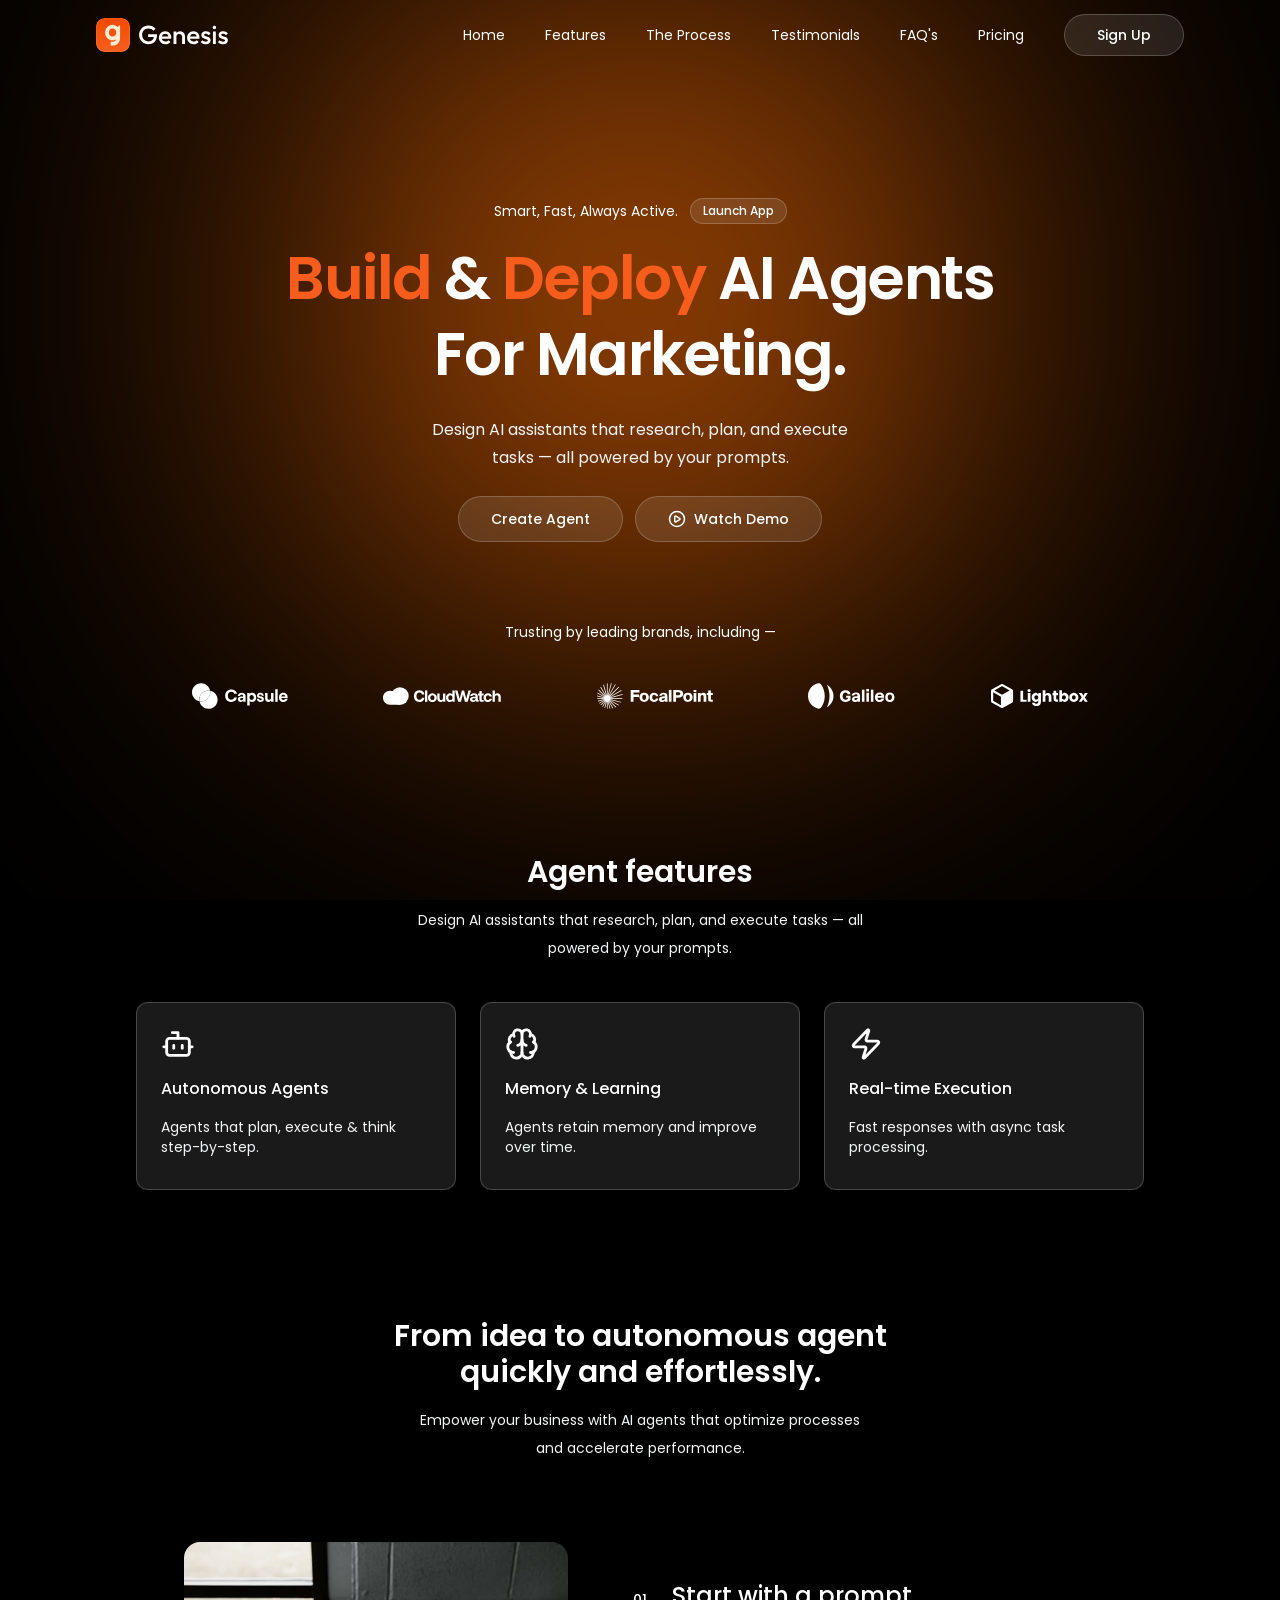
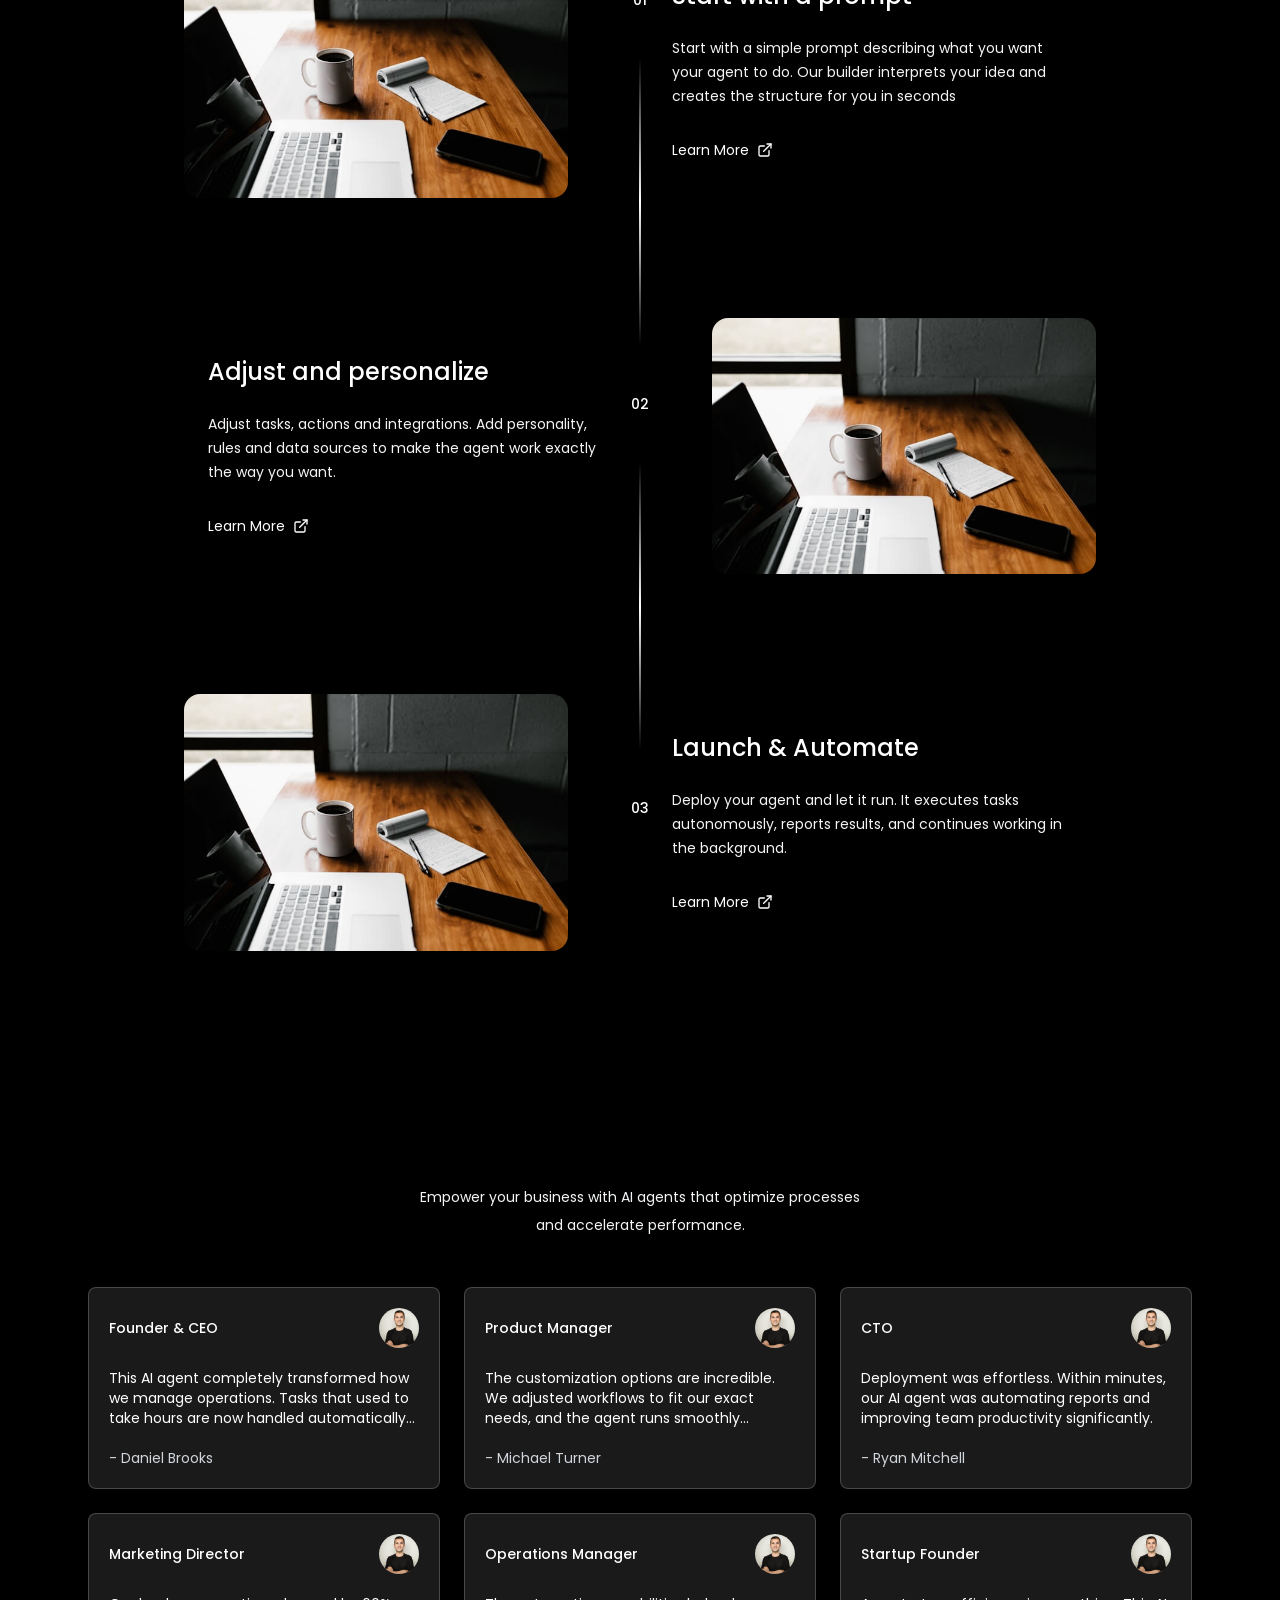
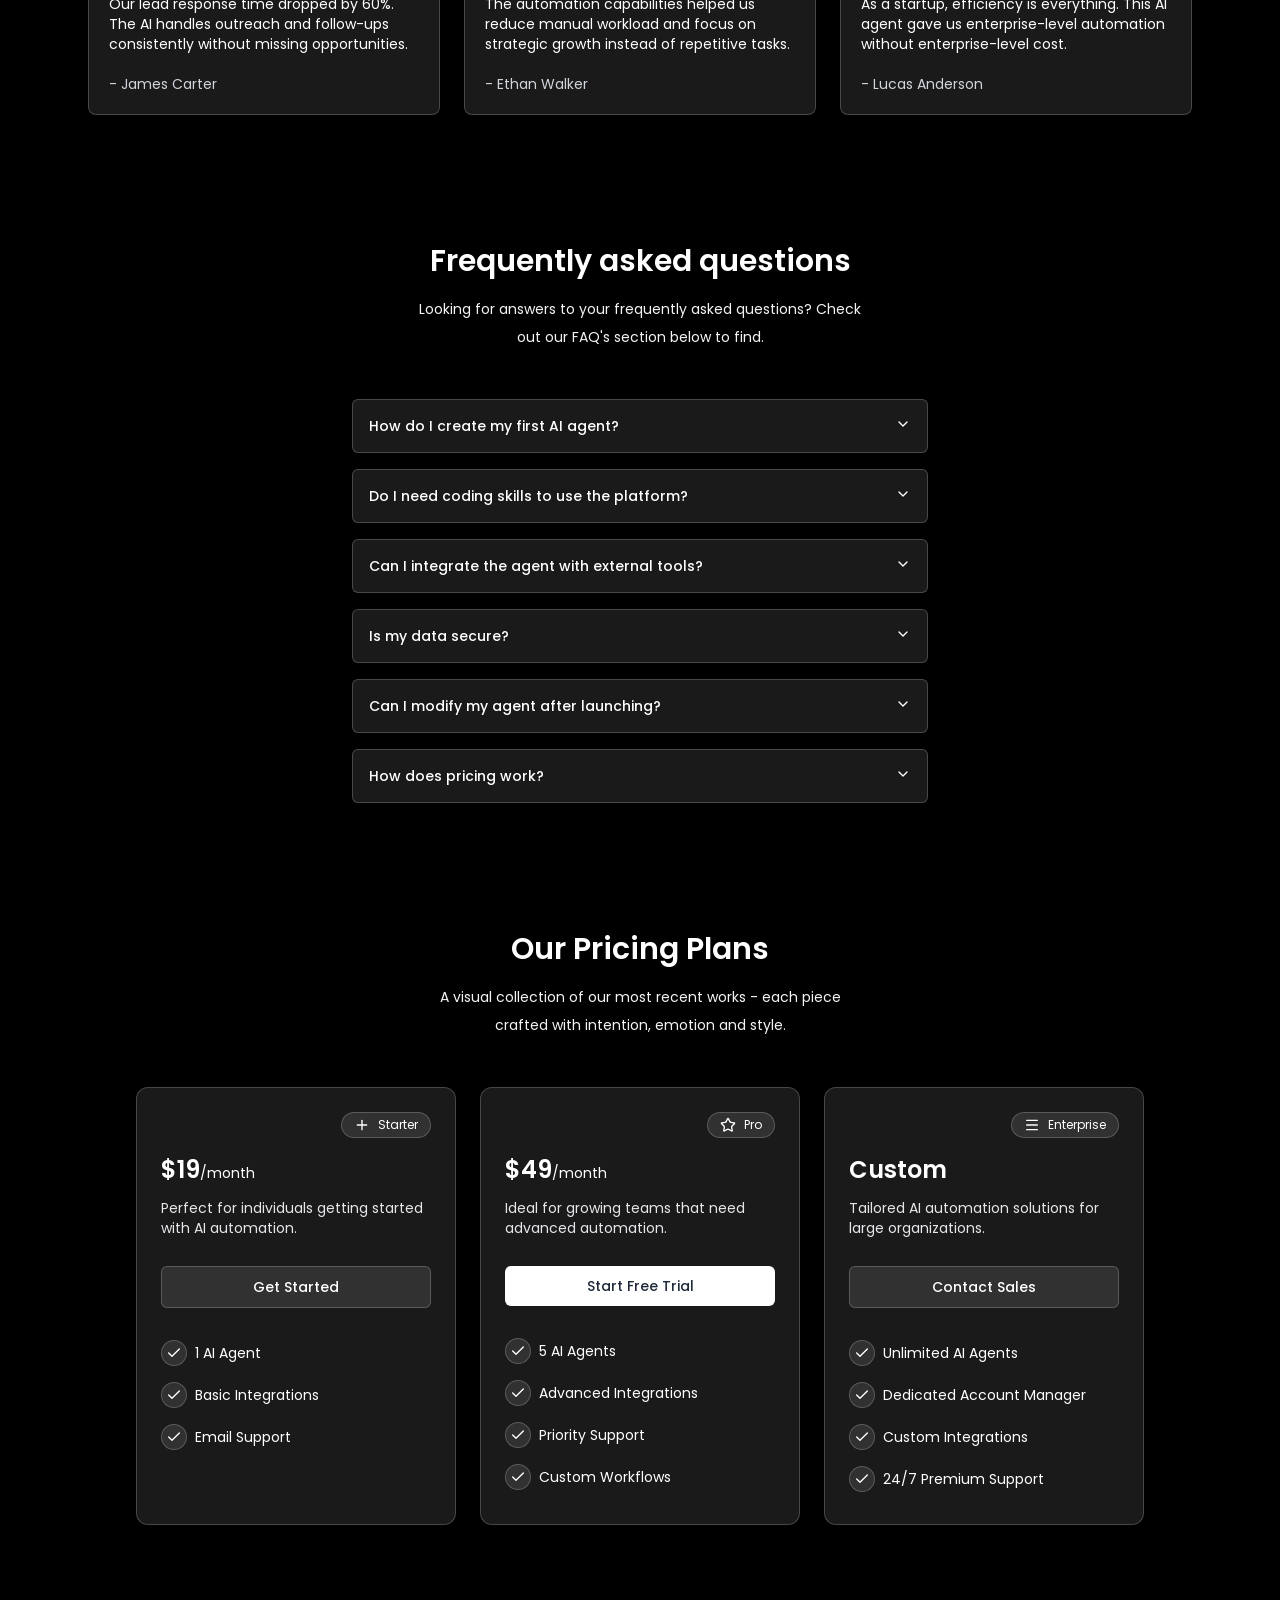
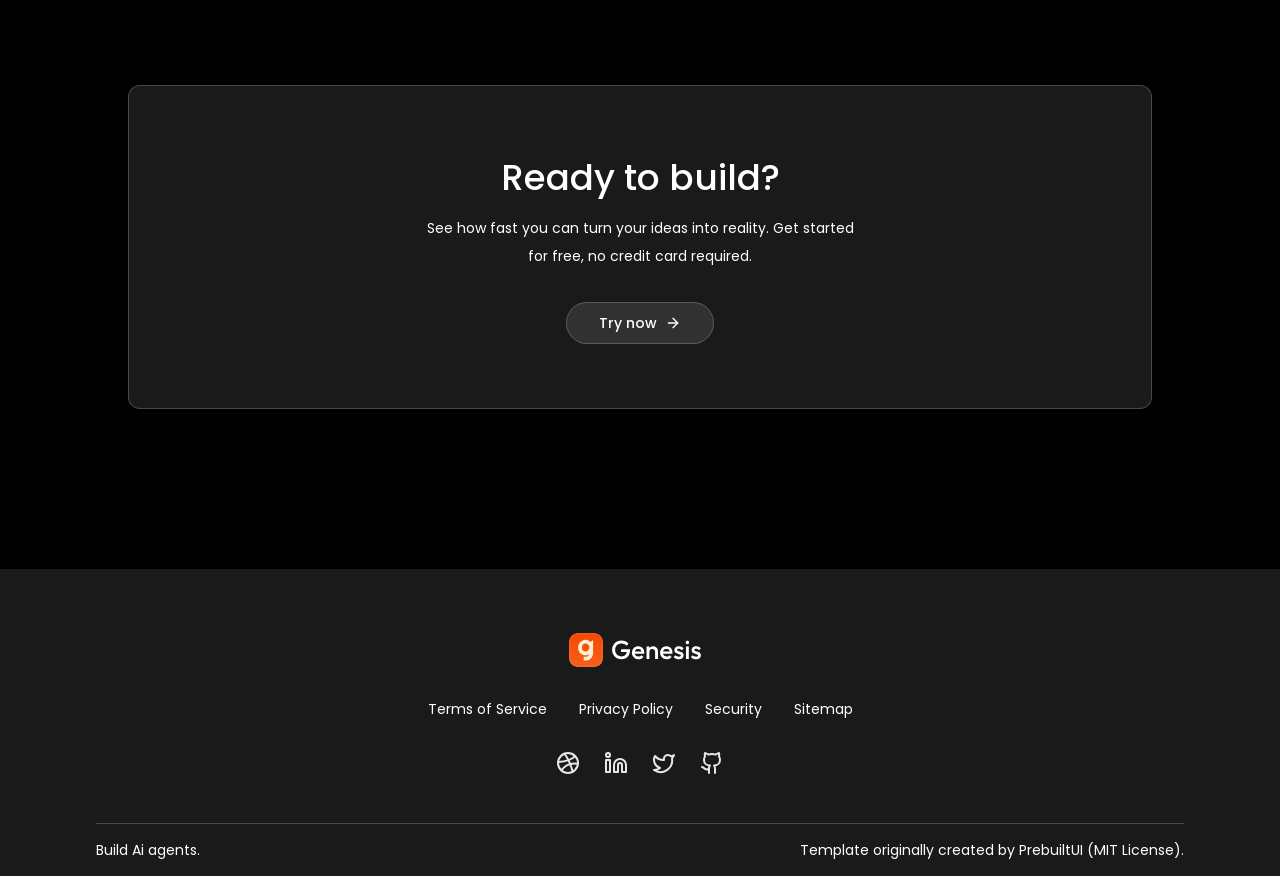
<file: genesis-2/index.html>
<!DOCTYPE html>
<html lang="en" class="scroll-smooth" style="scroll-padding-top: 80px;">
    <head>
        <meta charset="UTF-8" />
        <meta name="viewport" content="width=device-width, initial-scale=1.0" />
        <title>Genesis</title>
        <link rel="stylesheet" href="./assets/css/output.css" />
        <!-- <link rel="stylesheet" href="./assets/css/input.css" /> -->
        <link rel="icon" type="image/png" href="./favicon.png" />
    </head>

    <body>
        <nav id="navbar" class="sticky top-0 z-50 flex w-full items-center justify-between px-4 py-3.5 md:px-16 lg:px-24 transition-all duration-300">
            <a href="#!">
                <img alt="logo" loading="lazy" width="205" height="48" decoding="async" data-nimg="1" class="h-8.5 w-auto" style="color: transparent" src="./assets/imgs/logo.svg" />
            </a>
            <div class="hidden items-center space-x-10 md:flex">
                <a class="nav-link transition hover:text-gray-300" href="#home">Home</a>
                <a class="nav-link transition hover:text-gray-300" href="#features">Features</a>
                <a class="nav-link transition hover:text-gray-300" href="#the-process">The Process</a>
                <a class="nav-link transition hover:text-gray-300" href="#testimonials">Testimonials</a>
                <a class="nav-link transition hover:text-gray-300" href="#faqs">FAQ's</a>
                <a class="nav-link transition hover:text-gray-300" href="#pricing">Pricing</a>
                <a class="nav-link btn glass" href="#!">Sign Up</a>
            </div>
            <button id="menu-btn" class="transition active:scale-90 md:hidden">
                <svg xmlns="http://www.w3.org/2000/svg" width="24" height="24" viewBox="0 0 24 24" fill="none" stroke="currentColor" stroke-width="2" stroke-linecap="round" stroke-linejoin="round" class="lucide lucide-menu size-6.5" aria-hidden="true">
                    <path d="M4 5h16"></path>
                    <path d="M4 12h16"></path>
                    <path d="M4 19h16"></path>
                </svg>
            </button>
        </nav>
        <div id="mobile-menu" class="fixed inset-0 z-50 flex flex-col items-center justify-center gap-6 bg-black/20 text-lg font-medium backdrop-blur-2xl transition duration-300 md:hidden -translate-x-full">
            <a class="nav-link" href="#home">Home</a>
            <a class="nav-link" href="#features">Features</a>
            <a class="nav-link" href="#the-process">The Process</a>
            <a class="nav-link" href="#testimonials">Testimonials</a>
            <a class="nav-link" href="#faqs">FAQ's</a>
            <a class="nav-link" href="#pricing">Pricing</a>
            <a class="nav-link btn glass" href="/">Sign Up</a>
            <button id="close-btn" class="rounded-md p-2 glass">
                <svg xmlns="http://www.w3.org/2000/svg" width="24" height="24" viewBox="0 0 24 24" fill="none" stroke="currentColor" stroke-width="2" stroke-linecap="round" stroke-linejoin="round" class="lucide lucide-x" aria-hidden="true">
                    <path d="M18 6 6 18"></path>
                    <path d="m6 6 12 12"></path>
                </svg>
            </button>
        </div>

        <div class="fixed inset-0 overflow-hidden -z-20 pointer-events-none">
            <!-- <div class="absolute rounded-full top-80 left-2/5 -translate-x-1/2 size-130 bg-[#D10A8A] blur-[100px]"></div> -->
            <!-- <div class="absolute rounded-full top-80 right-0 -translate-x-1/2 size-130 bg-[#2E08CF] blur-[100px]"></div> -->
            <div class="absolute rounded-full top-0 left-1/2 -translate-x-1/2 bg-[#F26A06]" style="width: 600px; height: 600px; filter: blur(200px);"></div>
        </div>

        <main class="px-4">
            <section class="flex flex-col items-center" id="home">
                <div class="flex items-center gap-3 mt-32">
                    <p>Smart, Fast, Always Active.</p>
                    <button class="btn glass py-1 px-3 text-xs">Launch App</button>
                </div>
                <h1 class="hero-title text-center text-4xl/13 md:text-6xl/19 mt-4 font-semibold tracking-tight max-w-3xl"><span style='color: #F65C1B'>Build</span> &amp; <span style='color: #F65C1B'>Deploy</span> AI Agents For <span class="nested">Marketing</span>.</h1>
                <p class="text-center text-gray-100 text-base/7 max-w-md mt-6">Design AI assistants that research, plan, and execute tasks — all powered by your prompts.</p>
                <div class="flex flex-col md:flex-row max-md:w-full items-center gap-4 md:gap-3 mt-6">
                    <button class="btn max-md:w-full glass py-3">Create Agent</button>
                    <button class="btn max-md:w-full glass flex items-center justify-center gap-2 py-3">
                        <svg xmlns="http://www.w3.org/2000/svg" width="24" height="24" viewBox="0 0 24 24" fill="none" stroke="currentColor" stroke-width="2" stroke-linecap="round" stroke-linejoin="round" class="lucide lucide-circle-play size-4.5" aria-hidden="true">
                            <path d="M9 9.003a1 1 0 0 1 1.517-.859l4.997 2.997a1 1 0 0 1 0 1.718l-4.997 2.997A1 1 0 0 1 9 14.996z"></path>
                            <circle cx="12" cy="12" r="10"></circle>
                        </svg>
                        Watch Demo
                    </button>
                </div>
            </section>
            <section class="mt-14">
                <p class="py-6 mt-14 text-center">Trusting by leading brands, including —</p>
                <div class="flex flex-wrap justify-between max-sm:justify-center gap-10 max-w-4xl w-full mx-auto py-4" id="logo-container">
                    <img src="./assets/imgs/company-logo-1.svg" alt="logo" class="h-7 w-auto max-w-xs" style="filter: brightness(0) saturate(100%) invert(1);" />
                    <img src="./assets/imgs/company-logo-2.svg" alt="logo" class="h-7 w-auto max-w-xs" style="filter: brightness(0) saturate(100%) invert(1);" />
                    <img src="./assets/imgs/company-logo-3.svg" alt="logo" class="h-7 w-auto max-w-xs" style="filter: brightness(0) saturate(100%) invert(1);" />
                    <img src="./assets/imgs/company-logo-4.svg" alt="logo" class="h-7 w-auto max-w-xs" style="filter: brightness(0) saturate(100%) invert(1);" />
                    <img src="./assets/imgs/company-logo-5.svg" alt="logo" class="h-7 w-auto max-w-xs" style="filter: brightness(0) saturate(100%) invert(1);" />
                </div>
            </section>

            <section class="mt-32" id="features">
                <div class="text-center">
                    <h2 class="text-3xl font-semibold max-w-lg mx-auto mt-4 text-white">Agent features</h2>
                    <p class="mt-4 text-center text-sm/7 text-gray-100 max-w-md mx-auto">Design AI assistants that research, plan, and execute tasks — all powered by your prompts.</p>
                </div>
                <div class="flex flex-wrap items-center justify-center gap-6 mt-10 px-6">
                    <div class="feature-card hover:-translate-y-0.5 transition duration-300 p-6 rounded-xl space-y-4 glass max-w-80 w-full">
                        <!-- prettier-ignore -->
                        <svg xmlns="http://www.w3.org/2000/svg" width="24" height="24" viewBox="0 0 24 24" fill="none" stroke="currentColor" stroke-width="2" stroke-linecap="round" stroke-linejoin="round" class="lucide lucide-bot size-8.5" aria-hidden="true">
                            <path d="M12 8V4H8"></path><rect width="16" height="12" x="4" y="8" rx="2"></rect><path d="M2 14h2"></path><path d="M20 14h2"></path><path d="M15 13v2"></path><path d="M9 13v2"></path>
                        </svg>
                        <h3 class="text-base font-medium text-white">Autonomous Agents</h3>
                        <p class="text-gray-100 line-clamp-2 pb-2">Agents that plan, execute &amp; think step-by-step.</p>
                    </div>
                    <div class="feature-card hover:-translate-y-0.5 transition duration-300 p-6 rounded-xl space-y-4 glass max-w-80 w-full">
                        <!-- prettier-ignore -->
                        <svg xmlns="http://www.w3.org/2000/svg" width="24" height="24" viewBox="0 0 24 24" fill="none" stroke="currentColor" stroke-width="2" stroke-linecap="round" stroke-linejoin="round" class="lucide lucide-brain size-8.5" aria-hidden="true">
                            <path d="M12 18V5"></path><path d="M15 13a4.17 4.17 0 0 1-3-4 4.17 4.17 0 0 1-3 4"></path><path d="M17.598 6.5A3 3 0 1 0 12 5a3 3 0 1 0-5.598 1.5"></path><path d="M17.997 5.125a4 4 0 0 1 2.526 5.77"></path><path d="M18 18a4 4 0 0 0 2-7.464"></path><path d="M19.967 17.483A4 4 0 1 1 12 18a4 4 0 1 1-7.967-.517"></path><path d="M6 18a4 4 0 0 1-2-7.464"></path><path d="M6.003 5.125a4 4 0 0 0-2.526 5.77"></path>
                        </svg>
                        <h3 class="text-base font-medium text-white">Memory &amp; Learning</h3>
                        <p class="text-gray-100 line-clamp-2 pb-2">Agents retain memory and improve over time.</p>
                    </div>
                    <div class="feature-card hover:-translate-y-0.5 transition duration-300 p-6 rounded-xl space-y-4 glass max-w-80 w-full">
                        <svg xmlns="http://www.w3.org/2000/svg" width="24" height="24" viewBox="0 0 24 24" fill="none" stroke="currentColor" stroke-width="2" stroke-linecap="round" stroke-linejoin="round" class="lucide lucide-zap size-8.5" aria-hidden="true">
                            <path d="M4 14a1 1 0 0 1-.78-1.63l9.9-10.2a.5.5 0 0 1 .86.46l-1.92 6.02A1 1 0 0 0 13 10h7a1 1 0 0 1 .78 1.63l-9.9 10.2a.5.5 0 0 1-.86-.46l1.92-6.02A1 1 0 0 0 11 14z"></path>
                        </svg>
                        <h3 class="text-base font-medium text-white">Real-time Execution</h3>
                        <p class="text-gray-100 line-clamp-2 pb-2">Fast responses with async task processing.</p>
                    </div>
                </div>
            </section>

            <section class="mt-32 relative" id="the-process">
                <div class="text-center">
                    <h2 class="text-3xl font-semibold max-w-lg mx-auto mt-4 text-white">From idea to autonomous agent quickly and effortlessly.</h2>
                    <p class="mt-4 text-center text-sm/7 text-gray-100 max-w-md mx-auto">Empower your business with AI agents that optimize processes and accelerate performance.</p>
                </div>
                <div class="relative space-y-20 md:space-y-30 mt-20">
                    <div class="flex-col items-center hidden md:flex absolute left-1/2 -translate-x-1/2">
                        <p class="flex items-center justify-center font-medium my-10 aspect-square bg-black/15 p-2 rounded-full">01</p>
                        <div class="h-72 w-0.5 bg-linear-to-b from-transparent via-white to-transparent"></div>
                        <p class="flex items-center justify-center font-medium my-10 aspect-square bg-black/15 p-2 rounded-full">02</p>
                        <div class="h-72 w-0.5 bg-linear-to-b from-transparent via-white to-transparent"></div>
                        <p class="flex items-center justify-center font-medium my-10 aspect-square bg-black/15 p-2 rounded-full">03</p>
                    </div>
                    <div class="flex items-center justify-center gap-6 md:gap-20 flex-col md:flex-row">
                        <img src="./assets/imgs/workflow-1.jpg" alt="step" class="flex-1 h-auto w-full max-w-sm rounded-2xl" />
                        <div class="flex-1 flex flex-col gap-6 md:px-6 max-w-md">
                            <h3 class="text-2xl font-medium text-white">Start with a prompt</h3>
                            <p class="text-gray-100 text-sm/6 line-clamp-3 pb-2">Start with a simple prompt describing what you want your agent to do. Our builder interprets your idea and creates the structure for you in seconds</p>
                            <a href="#!" class="flex items-center gap-2">
                                Learn More
                                <svg xmlns="http://www.w3.org/2000/svg" width="24" height="24" viewBox="0 0 24 24" fill="none" stroke="currentColor" stroke-width="2" stroke-linecap="round" stroke-linejoin="round" class="lucide lucide-external-link size-4" aria-hidden="true">
                                    <path d="M15 3h6v6"></path>
                                    <path d="M10 14 21 3"></path>
                                    <path d="M18 13v6a2 2 0 0 1-2 2H5a2 2 0 0 1-2-2V8a2 2 0 0 1 2-2h6"></path>
                                </svg>
                            </a>
                        </div>
                    </div>
                    <div class="flex items-center justify-center gap-6 md:gap-20 flex-col md:flex-row-reverse">
                        <img src="./assets/imgs/workflow-2.jpg" alt="step" class="flex-1 h-auto w-full max-w-sm rounded-2xl" />
                        <div class="flex-1 flex flex-col gap-6 md:px-6 max-w-md">
                            <h3 class="text-2xl font-medium text-white">Adjust and personalize</h3>
                            <p class="text-gray-100 text-sm/6 line-clamp-3 pb-2">Adjust tasks, actions and integrations. Add personality, rules and data sources to make the agent work exactly the way you want.</p>
                            <a href="#!" class="flex items-center gap-2">
                                Learn More
                                <svg xmlns="http://www.w3.org/2000/svg" width="24" height="24" viewBox="0 0 24 24" fill="none" stroke="currentColor" stroke-width="2" stroke-linecap="round" stroke-linejoin="round" class="lucide lucide-external-link size-4" aria-hidden="true">
                                    <path d="M15 3h6v6"></path>
                                    <path d="M10 14 21 3"></path>
                                    <path d="M18 13v6a2 2 0 0 1-2 2H5a2 2 0 0 1-2-2V8a2 2 0 0 1 2-2h6"></path>
                                </svg>
                            </a>
                        </div>
                    </div>
                    <div class="flex items-center justify-center gap-6 md:gap-20 flex-col md:flex-row">
                        <img src="./assets/imgs/workflow-3.jpg" alt="step" class="flex-1 h-auto w-full max-w-sm rounded-2xl" />
                        <div class="flex-1 flex flex-col gap-6 md:px-6 max-w-md">
                            <h3 class="text-2xl font-medium text-white">Launch &amp; Automate</h3>
                            <p class="text-gray-100 text-sm/6 line-clamp-3 pb-2">Deploy your agent and let it run. It executes tasks autonomously, reports results, and continues working in the background.</p>
                            <a href="#!" class="flex items-center gap-2">
                                Learn More
                                <svg xmlns="http://www.w3.org/2000/svg" width="24" height="24" viewBox="0 0 24 24" fill="none" stroke="currentColor" stroke-width="2" stroke-linecap="round" stroke-linejoin="round" class="lucide lucide-external-link size-4" aria-hidden="true">
                                    <path d="M15 3h6v6"></path>
                                    <path d="M10 14 21 3"></path>
                                    <path d="M18 13v6a2 2 0 0 1-2 2H5a2 2 0 0 1-2-2V8a2 2 0 0 1 2-2h6"></path>
                                </svg>
                            </a>
                        </div>
                    </div>
                </div>
            </section>

            <section class="mt-32 flex flex-col items-center" id="testimonials"> 
                <div class="text-center">
                    <h2 class="text-3xl font-semibold max-w-lg mx-auto mt-4 text-white">
                        Hear what our trusted users say about our AI agents.
                    </h2>
                    <p class="mt-4 text-center text-sm/7 text-gray-100 max-w-md mx-auto">
                        Empower your business with AI agents that optimize processes and accelerate performance.
                    </p>
                </div>

                <div class="mt-12 grid grid-cols-1 gap-6 md:grid-cols-2 lg:grid-cols-3">

                    <div class="testimonial-card w-full max-w-88 space-y-5 rounded-lg glass p-5 transition-all duration-300 hover:-translate-y-1">
                        <div class="flex items-center justify-between">
                            <h3 class="font-medium">Founder &amp; CEO</h3>
                            <img class="size-10 rounded-full" src="./assets/imgs/testifier.jpg" alt="Daniel Brooks" />
                        </div>
                        <p class="line-clamp-3">
                            This AI agent completely transformed how we manage operations. Tasks that used to take hours are now handled automatically with precision.
                        </p>
                        <p class="text-gray-300">- Daniel Brooks</p>
                    </div>

                    <div class="testimonial-card w-full max-w-88 space-y-5 rounded-lg glass p-5 transition-all duration-300 hover:-translate-y-1">
                        <div class="flex items-center justify-between">
                            <h3 class="font-medium">Product Manager</h3>
                            <img class="size-10 rounded-full" src="./assets/imgs/testifier.jpg" alt="Michael Turner" />
                        </div>
                        <p class="line-clamp-3">
                            The customization options are incredible. We adjusted workflows to fit our exact needs, and the agent runs smoothly without supervision.
                        </p>
                        <p class="text-gray-300">- Michael Turner</p>
                    </div>

                    <div class="testimonial-card w-full max-w-88 space-y-5 rounded-lg glass p-5 transition-all duration-300 hover:-translate-y-1">
                        <div class="flex items-center justify-between">
                            <h3 class="font-medium">CTO</h3>
                            <img class="size-10 rounded-full" src="./assets/imgs/testifier.jpg" alt="Ryan Mitchell" />
                        </div>
                        <p class="line-clamp-3">
                            Deployment was effortless. Within minutes, our AI agent was automating reports and improving team productivity significantly.
                        </p>
                        <p class="text-gray-300">- Ryan Mitchell</p>
                    </div>

                    <div class="testimonial-card w-full max-w-88 space-y-5 rounded-lg glass p-5 transition-all duration-300 hover:-translate-y-1">
                        <div class="flex items-center justify-between">
                            <h3 class="font-medium">Marketing Director</h3>
                            <img class="size-10 rounded-full" src="./assets/imgs/testifier.jpg" alt="James Carter" />
                        </div>
                        <p class="line-clamp-3">
                            Our lead response time dropped by 60%. The AI handles outreach and follow-ups consistently without missing opportunities.
                        </p>
                        <p class="text-gray-300">- James Carter</p>
                    </div>

                    <div class="testimonial-card w-full max-w-88 space-y-5 rounded-lg glass p-5 transition-all duration-300 hover:-translate-y-1">
                        <div class="flex items-center justify-between">
                            <h3 class="font-medium">Operations Manager</h3>
                            <img class="size-10 rounded-full" src="./assets/imgs/testifier.jpg" alt="Ethan Walker" />
                        </div>
                        <p class="line-clamp-3">
                            The automation capabilities helped us reduce manual workload and focus on strategic growth instead of repetitive tasks.
                        </p>
                        <p class="text-gray-300">- Ethan Walker</p>
                    </div>

                    <div class="testimonial-card w-full max-w-88 space-y-5 rounded-lg glass p-5 transition-all duration-300 hover:-translate-y-1">
                        <div class="flex items-center justify-between">
                            <h3 class="font-medium">Startup Founder</h3>
                            <img class="size-10 rounded-full" src="./assets/imgs/testifier.jpg" alt="Lucas Anderson" />
                        </div>
                        <p class="line-clamp-3">
                            As a startup, efficiency is everything. This AI agent gave us enterprise-level automation without enterprise-level cost.
                        </p>
                        <p class="text-gray-300">- Lucas Anderson</p>
                    </div>

                </div>
            </section>

            <section class="mt-32" id="faqs">
                <div class="text-center">
                    <h2 class="text-3xl font-semibold max-w-lg mx-auto mt-4 text-white">Frequently asked questions</h2>
                    <p class="mt-4 text-center text-sm/7 text-gray-100 max-w-md mx-auto">Looking for answers to your frequently asked questions? Check out our FAQ's section below to find.</p>
                </div>
                <div id="faq-container" class="mx-auto mt-12 space-y-4 w-full max-w-xl">

                    <div class="faq-item flex flex-col glass rounded-md">
                        <h3 
                            class="faq-header flex cursor-pointer hover:bg-white/10 transition items-start justify-between gap-4 p-4 font-medium"
                            data-index="0"
                        >
                            <span>How do I create my first AI agent?</span>
                            <svg xmlns="http://www.w3.org/2000/svg" width="16" height="16" viewBox="0 0 24 24" fill="none" stroke="currentColor" stroke-width="2" stroke-linecap="round" stroke-linejoin="round" class="lucide lucide-chevron-down-icon lucide-chevron-down"><path d="m6 9 6 6 6-6"/></svg>
                        </h3>
                        <p class="faq-content px-4 text-sm/6 transition-all duration-400 overflow-hidden max-h-0">
                            Simply start with a prompt describing what you want your agent to do. The builder automatically generates tasks and workflows, which you can then customize before launching.
                        </p>
                    </div>

                    <div class="faq-item flex flex-col glass rounded-md">
                        <h3 
                            class="faq-header flex cursor-pointer hover:bg-white/10 transition items-start justify-between gap-4 p-4 font-medium"
                            data-index="1"
                        >
                            <span>Do I need coding skills to use the platform?</span>
                            <svg xmlns="http://www.w3.org/2000/svg" width="16" height="16" viewBox="0 0 24 24" fill="none" stroke="currentColor" stroke-width="2" stroke-linecap="round" stroke-linejoin="round" class="lucide lucide-chevron-down-icon lucide-chevron-down"><path d="m6 9 6 6 6-6"/></svg>
                        </h3>
                        <p class="faq-content px-4 text-sm/6 transition-all duration-400 overflow-hidden max-h-0">
                            No coding is required. The platform is designed for both technical and non-technical users, allowing you to configure automation through an intuitive interface.
                        </p>
                    </div>

                    <div class="faq-item flex flex-col glass rounded-md">
                        <h3 
                            class="faq-header flex cursor-pointer hover:bg-white/10 transition items-start justify-between gap-4 p-4 font-medium"
                            data-index="2"
                        >
                            <span>Can I integrate the agent with external tools?</span>
                            <svg xmlns="http://www.w3.org/2000/svg" width="16" height="16" viewBox="0 0 24 24" fill="none" stroke="currentColor" stroke-width="2" stroke-linecap="round" stroke-linejoin="round" class="lucide lucide-chevron-down-icon lucide-chevron-down"><path d="m6 9 6 6 6-6"/></svg>
                        </h3>
                        <p class="faq-content px-4 text-sm/6 transition-all duration-400 overflow-hidden max-h-0">
                            Yes. You can connect your AI agent with popular tools, APIs, and data sources to automate workflows across your existing tech stack.
                        </p>
                    </div>

                    <div class="faq-item flex flex-col glass rounded-md">
                        <h3 
                            class="faq-header flex cursor-pointer hover:bg-white/10 transition items-start justify-between gap-4 p-4 font-medium"
                            data-index="3"
                        >
                            <span>Is my data secure?</span>
                            <svg xmlns="http://www.w3.org/2000/svg" width="16" height="16" viewBox="0 0 24 24" fill="none" stroke="currentColor" stroke-width="2" stroke-linecap="round" stroke-linejoin="round" class="lucide lucide-chevron-down-icon lucide-chevron-down"><path d="m6 9 6 6 6-6"/></svg>
                        </h3>
                        <p class="faq-content px-4 text-sm/6 transition-all duration-400 overflow-hidden max-h-0">
                            We prioritize security and privacy. All data is encrypted in transit and at rest, and you maintain full control over permissions and integrations.
                        </p>
                    </div>

                    <div class="faq-item flex flex-col glass rounded-md">
                        <h3 
                            class="faq-header flex cursor-pointer hover:bg-white/10 transition items-start justify-between gap-4 p-4 font-medium"
                            data-index="4"
                        >
                            <span>Can I modify my agent after launching?</span>
                            <svg xmlns="http://www.w3.org/2000/svg" width="16" height="16" viewBox="0 0 24 24" fill="none" stroke="currentColor" stroke-width="2" stroke-linecap="round" stroke-linejoin="round" class="lucide lucide-chevron-down-icon lucide-chevron-down"><path d="m6 9 6 6 6-6"/></svg>
                        </h3>
                        <p class="faq-content px-4 text-sm/6 transition-all duration-400 overflow-hidden max-h-0">
                            Absolutely. You can update tasks, adjust rules, and add new integrations at any time without interrupting your ongoing workflows.
                        </p>
                    </div>

                    <div class="faq-item flex flex-col glass rounded-md">
                        <h3 
                            class="faq-header flex cursor-pointer hover:bg-white/10 transition items-start justify-between gap-4 p-4 font-medium"
                            data-index="5"
                        >
                            <span>How does pricing work?</span>
                            <svg xmlns="http://www.w3.org/2000/svg" width="16" height="16" viewBox="0 0 24 24" fill="none" stroke="currentColor" stroke-width="2" stroke-linecap="round" stroke-linejoin="round" class="lucide lucide-chevron-down-icon lucide-chevron-down"><path d="m6 9 6 6 6-6"/></svg>
                        </h3>
                        <p class="faq-content px-4 text-sm/6 transition-all duration-400 overflow-hidden max-h-0">
                            Pricing is based on usage and feature access. You can start with a basic plan and upgrade as your automation needs grow.
                        </p>
                    </div>

                </div>
            </section>

            <section class="mt-32" id="pricing">
                <div class="text-center">
                    <h2 class="text-3xl font-semibold max-w-lg mx-auto mt-4 text-white">Our Pricing Plans</h2>
                    <p class="mt-4 text-center text-sm/7 text-gray-100 max-w-md mx-auto">A visual collection of our most recent works - each piece crafted with intention, emotion and style.</p>
                </div>
                <div id="pricing-container" class="mt-12 flex flex-wrap justify-center gap-6">
                    <!-- Starter Plan -->
                    <div class="pricing-plan group w-full max-w-80 glass p-6 rounded-xl hover:-translate-y-0.5 transition-all duration-300">
                        
                        <div class="flex items-center w-max ml-auto text-xs gap-2 glass rounded-full px-3 py-1">
                            <svg xmlns="http://www.w3.org/2000/svg" width="16" height="16" viewBox="0 0 24 24" fill="none" stroke="currentColor" stroke-width="2" stroke-linecap="round" stroke-linejoin="round" class="lucide lucide-plus-icon lucide-plus"><path d="M5 12h14"/><path d="M12 5v14"/></svg>
                            <span>Starter</span>
                        </div>

                        <h3 class="mt-4 text-2xl font-semibold">$19<span class="text-sm font-normal">/month</span></h3>

                        <p class="text-gray-200 mt-3">
                            Perfect for individuals getting started with AI automation.
                        </p>

                        <button class="mt-7 rounded-md w-full btn glass">
                            Get Started
                        </button>

                        <div class="mt-6 flex flex-col">
                            <div class="flex items-center gap-2 py-2">
                                <div class="rounded-full glass p-1">
                                    <svg xmlns="http://www.w3.org/2000/svg" width="16" height="16" viewBox="0 0 24 24" fill="none" stroke="currentColor" stroke-width="2" stroke-linecap="round" stroke-linejoin="round" class="lucide lucide-check-icon lucide-check"><path d="M20 6 9 17l-5-5"/></svg>
                                </div>
                                <p>1 AI Agent</p>
                            </div>
                            <div class="flex items-center gap-2 py-2">
                                <div class="rounded-full glass p-1">
                                    <svg xmlns="http://www.w3.org/2000/svg" width="16" height="16" viewBox="0 0 24 24" fill="none" stroke="currentColor" stroke-width="2" stroke-linecap="round" stroke-linejoin="round" class="lucide lucide-check-icon lucide-check"><path d="M20 6 9 17l-5-5"/></svg>
                                </div>
                                <p>Basic Integrations</p>
                            </div>
                            <div class="flex items-center gap-2 py-2">
                                <div class="rounded-full glass p-1">
                                    <svg xmlns="http://www.w3.org/2000/svg" width="16" height="16" viewBox="0 0 24 24" fill="none" stroke="currentColor" stroke-width="2" stroke-linecap="round" stroke-linejoin="round" class="lucide lucide-check-icon lucide-check"><path d="M20 6 9 17l-5-5"/></svg>
                                </div>
                                <p>Email Support</p>
                            </div>
                        </div>
                    </div>

                    <!-- Pro Plan (Most Popular) -->
                    <div class="pricing-plan group w-full max-w-80 glass p-6 rounded-xl hover:-translate-y-0.5 transition-all duration-300 border border-white/20">
                        
                        <div class="flex items-center w-max ml-auto text-xs gap-2 glass rounded-full px-3 py-1">
                            <svg xmlns="http://www.w3.org/2000/svg" width="16" height="16" viewBox="0 0 24 24" fill="none" stroke="currentColor" stroke-width="2" stroke-linecap="round" stroke-linejoin="round" class="lucide lucide-star-icon lucide-star"><path d="M11.525 2.295a.53.53 0 0 1 .95 0l2.31 4.679a2.123 2.123 0 0 0 1.595 1.16l5.166.756a.53.53 0 0 1 .294.904l-3.736 3.638a2.123 2.123 0 0 0-.611 1.878l.882 5.14a.53.53 0 0 1-.771.56l-4.618-2.428a2.122 2.122 0 0 0-1.973 0L6.396 21.01a.53.53 0 0 1-.77-.56l.881-5.139a2.122 2.122 0 0 0-.611-1.879L2.16 9.795a.53.53 0 0 1 .294-.906l5.165-.755a2.122 2.122 0 0 0 1.597-1.16z"/></svg>
                            <span>Pro</span>
                        </div>

                        <h3 class="mt-4 text-2xl font-semibold">$49<span class="text-sm font-normal">/month</span></h3>

                        <p class="text-gray-200 mt-3">
                            Ideal for growing teams that need advanced automation.
                        </p>

                        <button class="mt-7 rounded-md w-full btn bg-white text-gray-800">
                            Start Free Trial
                        </button>

                        <div class="mt-6 flex flex-col">
                            <div class="flex items-center gap-2 py-2">
                                <div class="rounded-full glass p-1">
                                    <svg xmlns="http://www.w3.org/2000/svg" width="16" height="16" viewBox="0 0 24 24" fill="none" stroke="currentColor" stroke-width="2" stroke-linecap="round" stroke-linejoin="round" class="lucide lucide-check-icon lucide-check"><path d="M20 6 9 17l-5-5"/></svg>
                                </div>
                                <p>5 AI Agents</p>
                            </div>
                            <div class="flex items-center gap-2 py-2">
                                <div class="rounded-full glass p-1">
                                    <svg xmlns="http://www.w3.org/2000/svg" width="16" height="16" viewBox="0 0 24 24" fill="none" stroke="currentColor" stroke-width="2" stroke-linecap="round" stroke-linejoin="round" class="lucide lucide-check-icon lucide-check"><path d="M20 6 9 17l-5-5"/></svg>
                                </div>
                                <p>Advanced Integrations</p>
                            </div>
                            <div class="flex items-center gap-2 py-2">
                                <div class="rounded-full glass p-1">
                                    <svg xmlns="http://www.w3.org/2000/svg" width="16" height="16" viewBox="0 0 24 24" fill="none" stroke="currentColor" stroke-width="2" stroke-linecap="round" stroke-linejoin="round" class="lucide lucide-check-icon lucide-check"><path d="M20 6 9 17l-5-5"/></svg>
                                </div>
                                <p>Priority Support</p>
                            </div>
                            <div class="flex items-center gap-2 py-2">
                                <div class="rounded-full glass p-1">
                                    <svg xmlns="http://www.w3.org/2000/svg" width="16" height="16" viewBox="0 0 24 24" fill="none" stroke="currentColor" stroke-width="2" stroke-linecap="round" stroke-linejoin="round" class="lucide lucide-check-icon lucide-check"><path d="M20 6 9 17l-5-5"/></svg>
                                </div>
                                <p>Custom Workflows</p>
                            </div>
                        </div>
                    </div>

                    <!-- Enterprise Plan -->
                    <div class="pricing-plan group w-full max-w-80 glass p-6 rounded-xl hover:-translate-y-0.5 transition-all duration-300">
                        
                        <div class="flex items-center w-max ml-auto text-xs gap-2 glass rounded-full px-3 py-1">
                            <svg xmlns="http://www.w3.org/2000/svg" width="16" height="16" viewBox="0 0 24 24" fill="none" stroke="currentColor" stroke-width="2" stroke-linecap="round" stroke-linejoin="round" class="lucide lucide-menu-icon lucide-menu"><path d="M4 5h16"/><path d="M4 12h16"/><path d="M4 19h16"/></svg>
                            <span>Enterprise</span>
                        </div>

                        <h3 class="mt-4 text-2xl font-semibold">Custom</h3>

                        <p class="text-gray-200 mt-3">
                            Tailored AI automation solutions for large organizations.
                        </p>

                        <button class="mt-7 rounded-md w-full btn glass">
                            Contact Sales
                        </button>

                        <div class="mt-6 flex flex-col">
                            <div class="flex items-center gap-2 py-2">
                                <div class="rounded-full glass p-1">
                                    <svg xmlns="http://www.w3.org/2000/svg" width="16" height="16" viewBox="0 0 24 24" fill="none" stroke="currentColor" stroke-width="2" stroke-linecap="round" stroke-linejoin="round" class="lucide lucide-check-icon lucide-check"><path d="M20 6 9 17l-5-5"/></svg>
                                </div>
                                <p>Unlimited AI Agents</p>
                            </div>
                            <div class="flex items-center gap-2 py-2">
                                <div class="rounded-full glass p-1">
                                    <svg xmlns="http://www.w3.org/2000/svg" width="16" height="16" viewBox="0 0 24 24" fill="none" stroke="currentColor" stroke-width="2" stroke-linecap="round" stroke-linejoin="round" class="lucide lucide-check-icon lucide-check"><path d="M20 6 9 17l-5-5"/></svg>
                                </div>
                                <p>Dedicated Account Manager</p>
                            </div>
                            <div class="flex items-center gap-2 py-2">
                                <div class="rounded-full glass p-1">
                                    <svg xmlns="http://www.w3.org/2000/svg" width="16" height="16" viewBox="0 0 24 24" fill="none" stroke="currentColor" stroke-width="2" stroke-linecap="round" stroke-linejoin="round" class="lucide lucide-check-icon lucide-check"><path d="M20 6 9 17l-5-5"/></svg>
                                </div>
                                <p>Custom Integrations</p>
                            </div>
                            <div class="flex items-center gap-2 py-2">
                                <div class="rounded-full glass p-1">
                                    <svg xmlns="http://www.w3.org/2000/svg" width="16" height="16" viewBox="0 0 24 24" fill="none" stroke="currentColor" stroke-width="2" stroke-linecap="round" stroke-linejoin="round" class="lucide lucide-check-icon lucide-check"><path d="M20 6 9 17l-5-5"/></svg>
                                </div>
                                <p>24/7 Premium Support</p>
                            </div>
                        </div>
                    </div>
                </div>
            </section>

            <div class="flex flex-col max-w-5xl px-4 mt-40 mx-auto items-center justify-center text-center py-16 rounded-xl glass">
                <h2 class="text-2xl md:text-4xl font-medium mt-2">Ready to build?</h2>
                <p class="mt-4 text-sm/7 max-w-md">See how fast you can turn your ideas into reality. Get started for free, no credit card required.</p>
                <button class="btn glass flex items-center gap-2 mt-8">
                    Try now
                    <svg xmlns="http://www.w3.org/2000/svg" width="24" height="24" viewBox="0 0 24 24" fill="none" stroke="currentColor" stroke-width="2" stroke-linecap="round" stroke-linejoin="round" class="lucide lucide-arrow-right size-4" aria-hidden="true">
                        <path d="M5 12h14"></path>
                        <path d="m12 5 7 7-7 7"></path>
                    </svg>
                </button>
            </div>
        </main>
        <footer class="flex flex-col items-center px-4 md:px-16 lg:px-24 justify-center w-full pt-16 mt-40 glass border-0">
            <a href="#!">
                <img alt="logo" loading="lazy" width="205" height="48" decoding="async" data-nimg="1" class="h-8.5 w-auto" style="color: transparent" src="./assets/imgs/logo.svg" />
            </a>
            <div class="flex flex-wrap items-center justify-center gap-8 py-8">
                <a class="nav-link transition hover:text-gray-300" href="#!">Terms of Service</a>
                <a class="nav-link transition hover:text-gray-300" href="#!">Privacy Policy</a>
                <a class="nav-link transition hover:text-gray-300" href="#!">Security</a>
                <a class="nav-link transition hover:text-gray-300" href="#!">Sitemap</a>
            </div>
            <div class="flex items-center gap-6 pb-6">
                <a href="#!" class="hover:-translate-y-0.5 text-gray-200 transition-all duration-300">
                    <svg xmlns="http://www.w3.org/2000/svg" width="24" height="24" viewBox="0 0 24 24" fill="none" stroke="currentColor" stroke-width="2" stroke-linecap="round" stroke-linejoin="round" class="lucide lucide-dribbble" aria-hidden="true">
                        <circle cx="12" cy="12" r="10"></circle>
                        <path d="M19.13 5.09C15.22 9.14 10 10.44 2.25 10.94"></path>
                        <path d="M21.75 12.84c-6.62-1.41-12.14 1-16.38 6.32"></path>
                        <path d="M8.56 2.75c4.37 6 6 9.42 8 17.72"></path>
                    </svg>
                </a>
                <a href="#!" class="hover:-translate-y-0.5 text-gray-200 transition-all duration-300">
                    <svg xmlns="http://www.w3.org/2000/svg" width="24" height="24" viewBox="0 0 24 24" fill="none" stroke="currentColor" stroke-width="2" stroke-linecap="round" stroke-linejoin="round" class="lucide lucide-linkedin" aria-hidden="true">
                        <path d="M16 8a6 6 0 0 1 6 6v7h-4v-7a2 2 0 0 0-2-2 2 2 0 0 0-2 2v7h-4v-7a6 6 0 0 1 6-6z"></path>
                        <rect width="4" height="12" x="2" y="9"></rect>
                        <circle cx="4" cy="4" r="2"></circle>
                    </svg>
                </a>
                <a href="#!" class="hover:-translate-y-0.5 text-gray-200 transition-all duration-300">
                    <svg xmlns="http://www.w3.org/2000/svg" width="24" height="24" viewBox="0 0 24 24" fill="none" stroke="currentColor" stroke-width="2" stroke-linecap="round" stroke-linejoin="round" class="lucide lucide-twitter" aria-hidden="true">
                        <path d="M22 4s-.7 2.1-2 3.4c1.6 10-9.4 17.3-18 11.6 2.2.1 4.4-.6 6-2C3 15.5.5 9.6 3 5c2.2 2.6 5.6 4.1 9 4-.9-4.2 4-6.6 7-3.8 1.1 0 3-1.2 3-1.2z"></path>
                    </svg>
                </a>
                <a href="#!" class="hover:-translate-y-0.5 text-gray-200 transition-all duration-300">
                    <svg xmlns="http://www.w3.org/2000/svg" width="24" height="24" viewBox="0 0 24 24" fill="none" stroke="currentColor" stroke-width="2" stroke-linecap="round" stroke-linejoin="round" class="lucide lucide-github" aria-hidden="true">
                        <path d="M15 22v-4a4.8 4.8 0 0 0-1-3.5c3 0 6-2 6-5.5.08-1.25-.27-2.48-1-3.5.28-1.15.28-2.35 0-3.5 0 0-1 0-3 1.5-2.64-.5-5.36-.5-8 0C6 2 5 2 5 2c-.3 1.15-.3 2.35 0 3.5A5.403 5.403 0 0 0 4 9c0 3.5 3 5.5 6 5.5-.39.49-.68 1.05-.85 1.65-.17.6-.22 1.23-.15 1.85v4"></path>
                        <path d="M9 18c-4.51 2-5-2-7-2"></path>
                    </svg>
                </a>
            </div>
            <hr class="w-full border-white/20 mt-6" />
            <div class="flex flex-col md:flex-row items-center w-full justify-between gap-4 py-4">
                <p>Build Ai agents.</p>
                <p>Template originally created by <a href="https://prebuiltui.com?utm_source=genesis" target="_blank">PrebuiltUI</a> (MIT License).</p>
            </div>
        </footer>

        <script src="./assets/js/script.js"></script>
        <script src="./assets/js/splitfx.min.js"></script>
        <script src="./assets/js/apply-splitfx.js"></script>
    </body>
</html>
</file>
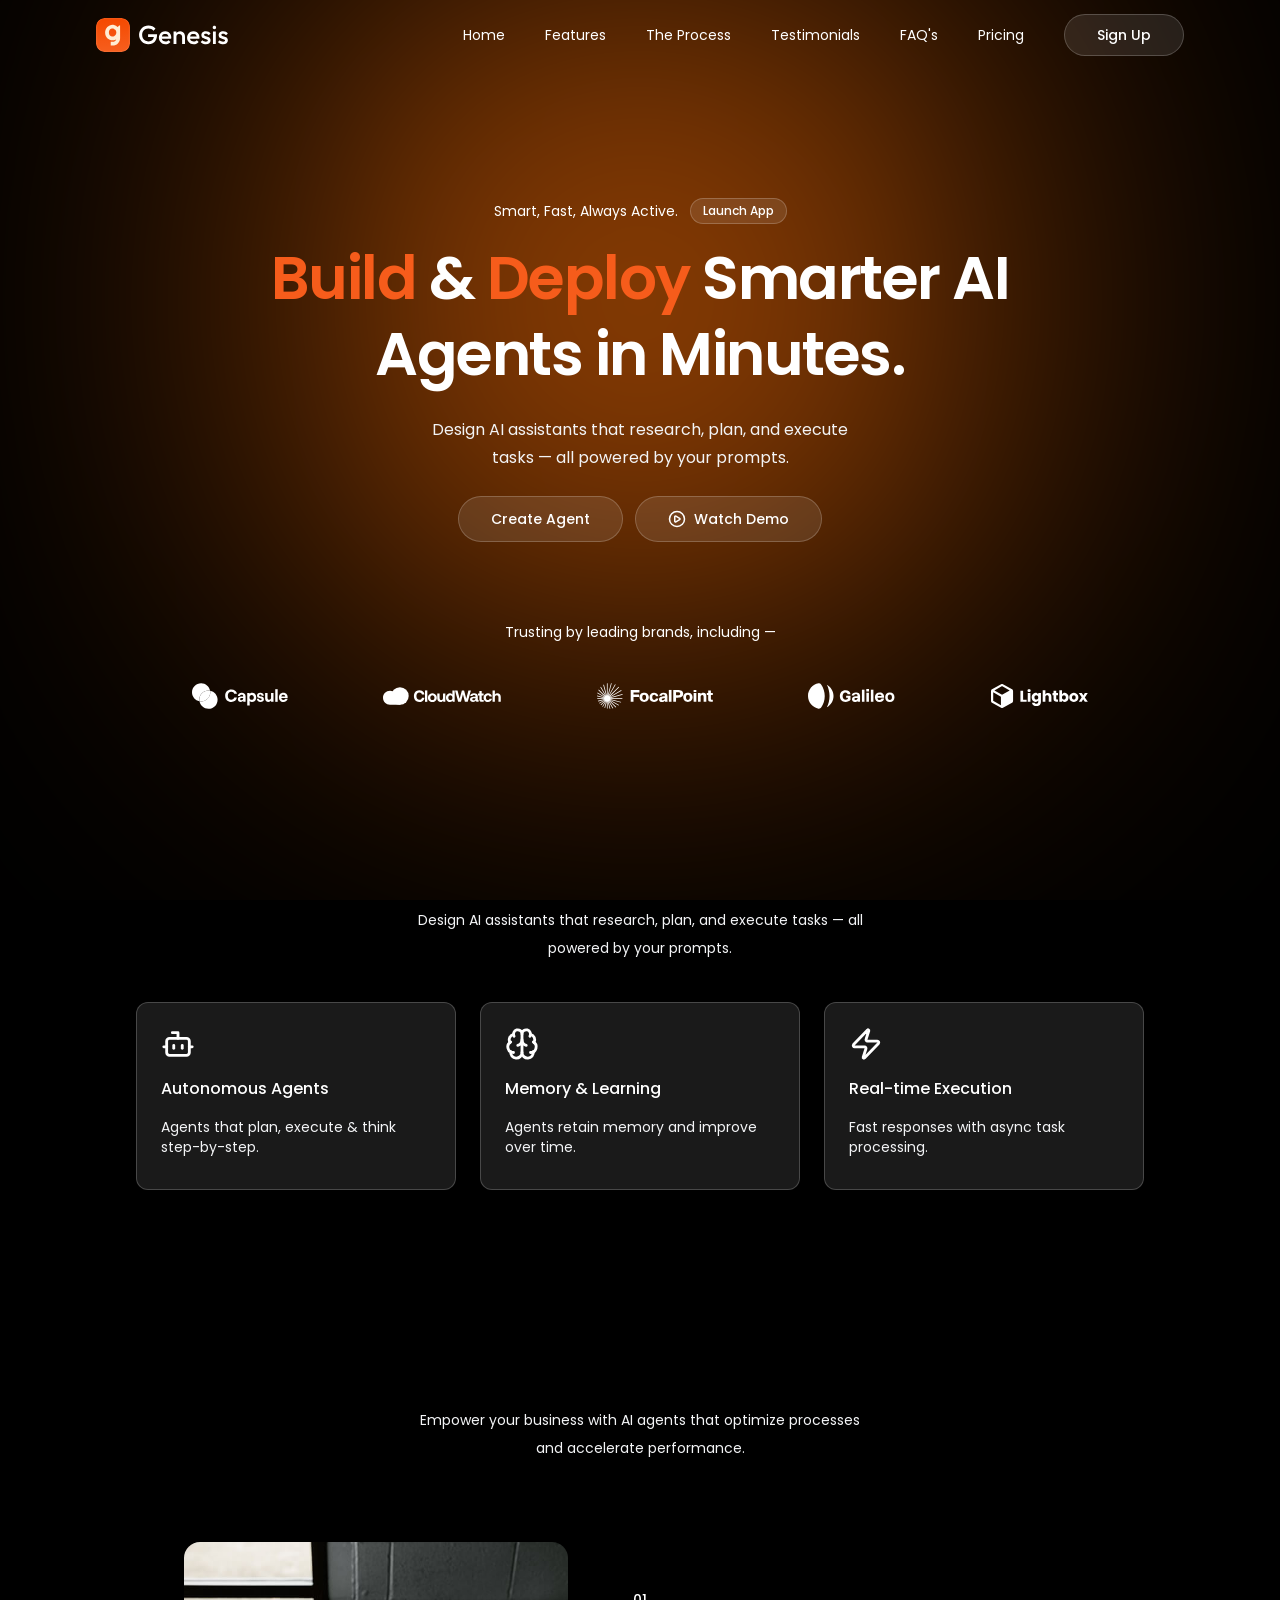
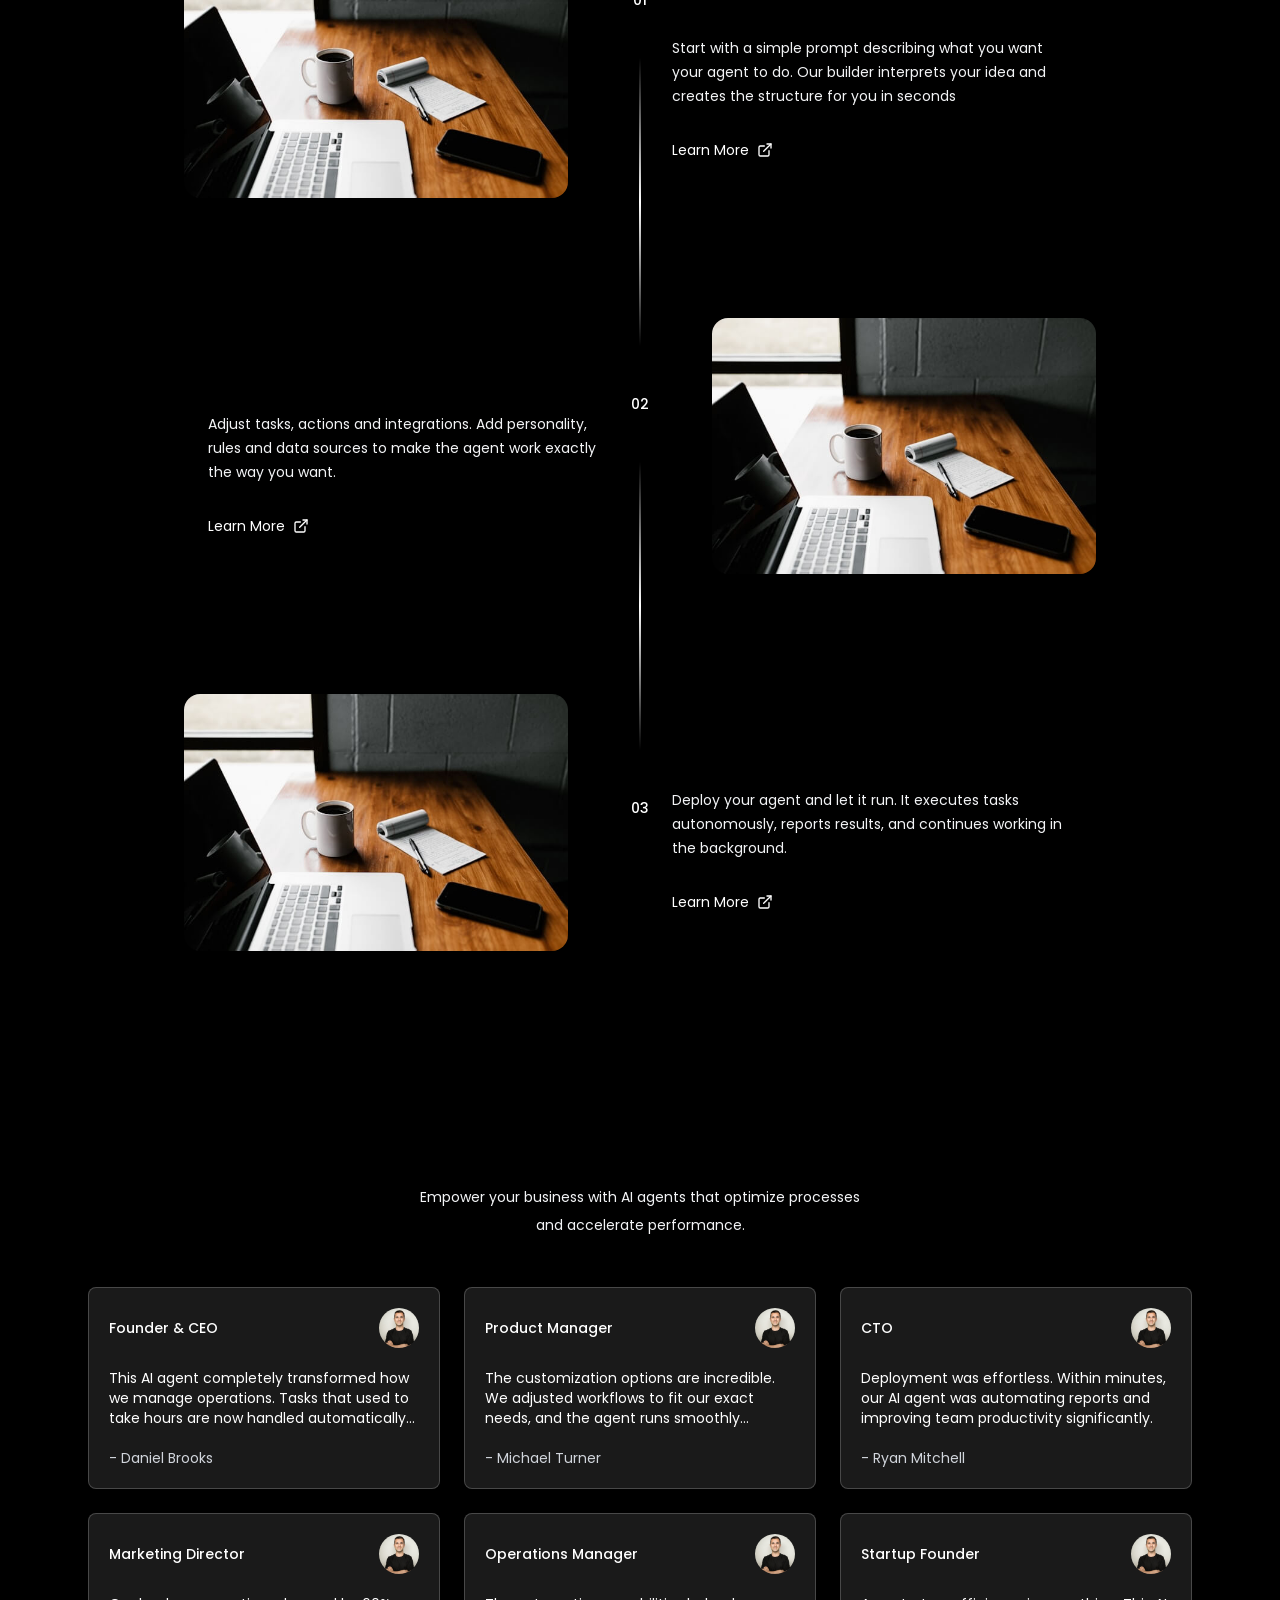
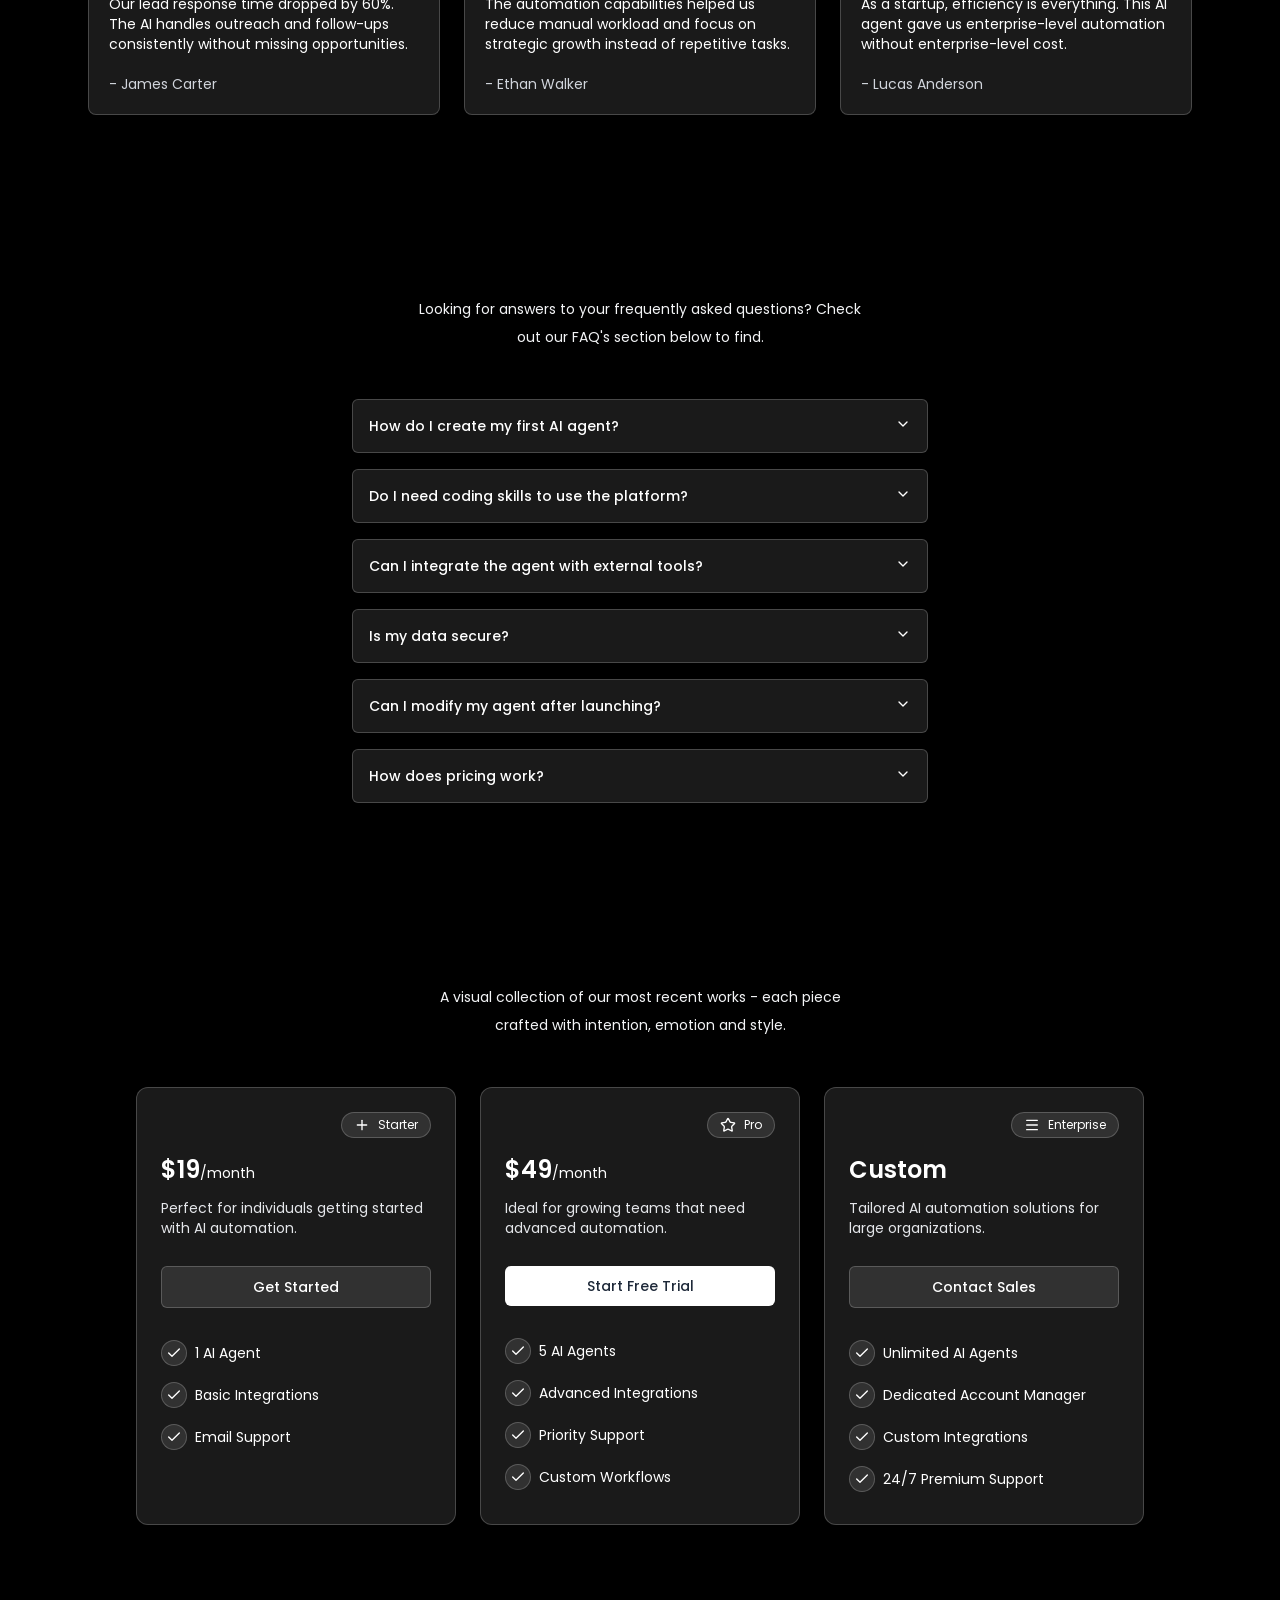
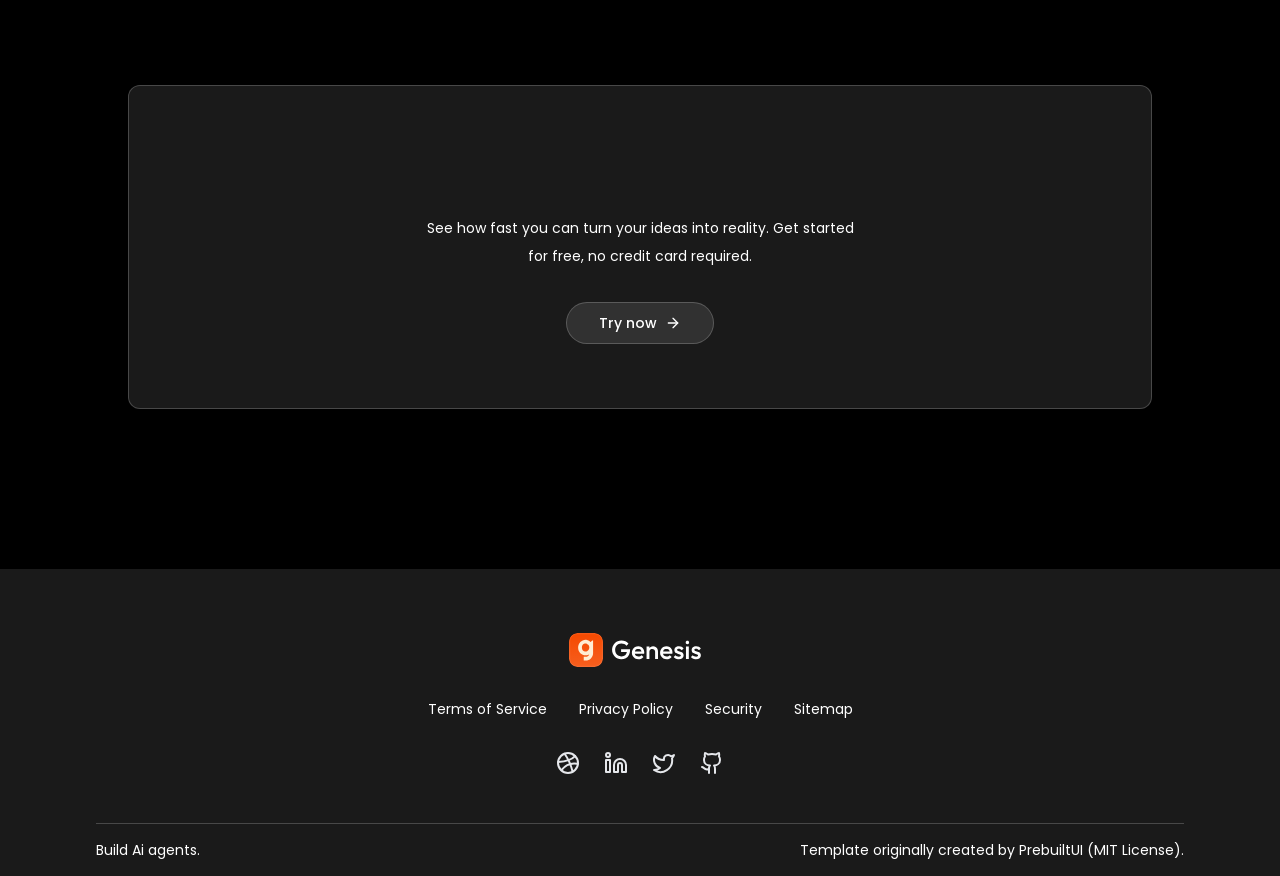
<file: genesis/index.html>
<!DOCTYPE html>
<html lang="en" class="scroll-smooth" style="scroll-padding-top: 80px;">
    <head>
        <meta charset="UTF-8" />
        <meta name="viewport" content="width=device-width, initial-scale=1.0" />
        <title>Genesis</title>
        <link rel="stylesheet" href="./assets/css/output.css" />
        <!-- <link rel="stylesheet" href="./assets/css/input.css" /> -->
        <link rel="icon" type="image/png" href="./favicon.png" />
    </head>

    <body>
        <nav id="navbar" class="sticky top-0 z-50 flex w-full items-center justify-between px-4 py-3.5 md:px-16 lg:px-24 transition-all duration-300">
            <a href="#!">
                <img alt="logo" loading="lazy" width="205" height="48" decoding="async" data-nimg="1" class="h-8.5 w-auto" style="color: transparent" src="./assets/imgs/logo.svg" />
            </a>
            <div class="hidden items-center space-x-10 md:flex">
                <a class="nav-link transition hover:text-gray-300" href="#home">Home</a>
                <a class="nav-link transition hover:text-gray-300" href="#features">Features</a>
                <a class="nav-link transition hover:text-gray-300" href="#the-process">The Process</a>
                <a class="nav-link transition hover:text-gray-300" href="#testimonials">Testimonials</a>
                <a class="nav-link transition hover:text-gray-300" href="#faqs">FAQ's</a>
                <a class="nav-link transition hover:text-gray-300" href="#pricing">Pricing</a>
                <a class="nav-link btn glass" href="#!">Sign Up</a>
            </div>
            <button id="menu-btn" class="transition active:scale-90 md:hidden">
                <svg xmlns="http://www.w3.org/2000/svg" width="24" height="24" viewBox="0 0 24 24" fill="none" stroke="currentColor" stroke-width="2" stroke-linecap="round" stroke-linejoin="round" class="lucide lucide-menu size-6.5" aria-hidden="true">
                    <path d="M4 5h16"></path>
                    <path d="M4 12h16"></path>
                    <path d="M4 19h16"></path>
                </svg>
            </button>
        </nav>
        <div id="mobile-menu" class="fixed inset-0 z-50 flex flex-col items-center justify-center gap-6 bg-black/20 text-lg font-medium backdrop-blur-2xl transition duration-300 md:hidden -translate-x-full">
            <a class="nav-link" href="#home">Home</a>
            <a class="nav-link" href="#features">Features</a>
            <a class="nav-link" href="#the-process">The Process</a>
            <a class="nav-link" href="#testimonials">Testimonials</a>
            <a class="nav-link" href="#faqs">FAQ's</a>
            <a class="nav-link" href="#pricing">Pricing</a>
            <a class="nav-link btn glass" href="/">Sign Up</a>
            <button id="close-btn" class="rounded-md p-2 glass">
                <svg xmlns="http://www.w3.org/2000/svg" width="24" height="24" viewBox="0 0 24 24" fill="none" stroke="currentColor" stroke-width="2" stroke-linecap="round" stroke-linejoin="round" class="lucide lucide-x" aria-hidden="true">
                    <path d="M18 6 6 18"></path>
                    <path d="m6 6 12 12"></path>
                </svg>
            </button>
        </div>

        <div class="fixed inset-0 overflow-hidden -z-20 pointer-events-none">
            <!-- <div class="absolute rounded-full top-80 left-2/5 -translate-x-1/2 size-130 bg-[#D10A8A] blur-[100px]"></div> -->
            <!-- <div class="absolute rounded-full top-80 right-0 -translate-x-1/2 size-130 bg-[#2E08CF] blur-[100px]"></div> -->
            <div class="absolute rounded-full top-0 left-1/2 -translate-x-1/2 bg-[#F26A06]" style="width: 600px; height: 600px; filter: blur(200px);"></div>
        </div>

        <main class="px-4">
            <section class="flex flex-col items-center" id="home">
                <div class="flex items-center gap-3 mt-32">
                    <p>Smart, Fast, Always Active.</p>
                    <button class="btn glass py-1 px-3 text-xs">Launch App</button>
                </div>
                <h1 class="hero-title text-center text-4xl/13 md:text-6xl/19 mt-4 font-semibold tracking-tight max-w-3xl"><span style='color: #F65C1B'>Build</span> &amp; <span style='color: #F65C1B'>Deploy</span> Smarter AI Agents in Minutes.</h1>
                <p class="text-center text-gray-100 text-base/7 max-w-md mt-6">Design AI assistants that research, plan, and execute tasks — all powered by your prompts.</p>
                <div class="flex flex-col md:flex-row max-md:w-full items-center gap-4 md:gap-3 mt-6">
                    <button class="btn max-md:w-full glass py-3">Create Agent</button>
                    <button class="btn max-md:w-full glass flex items-center justify-center gap-2 py-3">
                        <svg xmlns="http://www.w3.org/2000/svg" width="24" height="24" viewBox="0 0 24 24" fill="none" stroke="currentColor" stroke-width="2" stroke-linecap="round" stroke-linejoin="round" class="lucide lucide-circle-play size-4.5" aria-hidden="true">
                            <path d="M9 9.003a1 1 0 0 1 1.517-.859l4.997 2.997a1 1 0 0 1 0 1.718l-4.997 2.997A1 1 0 0 1 9 14.996z"></path>
                            <circle cx="12" cy="12" r="10"></circle>
                        </svg>
                        Watch Demo
                    </button>
                </div>
            </section>
            <section class="mt-14">
                <p class="py-6 mt-14 text-center">Trusting by leading brands, including —</p>
                <div class="flex flex-wrap justify-between max-sm:justify-center gap-10 max-w-4xl w-full mx-auto py-4" id="logo-container">
                    <img src="./assets/imgs/company-logo-1.svg" alt="logo" class="h-7 w-auto max-w-xs" style="filter: brightness(0) saturate(100%) invert(1);" />
                    <img src="./assets/imgs/company-logo-2.svg" alt="logo" class="h-7 w-auto max-w-xs" style="filter: brightness(0) saturate(100%) invert(1);" />
                    <img src="./assets/imgs/company-logo-3.svg" alt="logo" class="h-7 w-auto max-w-xs" style="filter: brightness(0) saturate(100%) invert(1);" />
                    <img src="./assets/imgs/company-logo-4.svg" alt="logo" class="h-7 w-auto max-w-xs" style="filter: brightness(0) saturate(100%) invert(1);" />
                    <img src="./assets/imgs/company-logo-5.svg" alt="logo" class="h-7 w-auto max-w-xs" style="filter: brightness(0) saturate(100%) invert(1);" />
                </div>
            </section>

            <section class="mt-32" id="features">
                <div class="text-center">
                    <h2 class="text-3xl font-semibold max-w-lg mx-auto mt-4 text-white">Agent features</h2>
                    <p class="mt-4 text-center text-sm/7 text-gray-100 max-w-md mx-auto">Design AI assistants that research, plan, and execute tasks — all powered by your prompts.</p>
                </div>
                <div class="flex flex-wrap items-center justify-center gap-6 mt-10 px-6">
                    <div class="feature-card hover:-translate-y-0.5 transition duration-300 p-6 rounded-xl space-y-4 glass max-w-80 w-full">
                        <!-- prettier-ignore -->
                        <svg xmlns="http://www.w3.org/2000/svg" width="24" height="24" viewBox="0 0 24 24" fill="none" stroke="currentColor" stroke-width="2" stroke-linecap="round" stroke-linejoin="round" class="lucide lucide-bot size-8.5" aria-hidden="true">
                            <path d="M12 8V4H8"></path><rect width="16" height="12" x="4" y="8" rx="2"></rect><path d="M2 14h2"></path><path d="M20 14h2"></path><path d="M15 13v2"></path><path d="M9 13v2"></path>
                        </svg>
                        <h3 class="text-base font-medium text-white">Autonomous Agents</h3>
                        <p class="text-gray-100 line-clamp-2 pb-2">Agents that plan, execute &amp; think step-by-step.</p>
                    </div>
                    <div class="feature-card hover:-translate-y-0.5 transition duration-300 p-6 rounded-xl space-y-4 glass max-w-80 w-full">
                        <!-- prettier-ignore -->
                        <svg xmlns="http://www.w3.org/2000/svg" width="24" height="24" viewBox="0 0 24 24" fill="none" stroke="currentColor" stroke-width="2" stroke-linecap="round" stroke-linejoin="round" class="lucide lucide-brain size-8.5" aria-hidden="true">
                            <path d="M12 18V5"></path><path d="M15 13a4.17 4.17 0 0 1-3-4 4.17 4.17 0 0 1-3 4"></path><path d="M17.598 6.5A3 3 0 1 0 12 5a3 3 0 1 0-5.598 1.5"></path><path d="M17.997 5.125a4 4 0 0 1 2.526 5.77"></path><path d="M18 18a4 4 0 0 0 2-7.464"></path><path d="M19.967 17.483A4 4 0 1 1 12 18a4 4 0 1 1-7.967-.517"></path><path d="M6 18a4 4 0 0 1-2-7.464"></path><path d="M6.003 5.125a4 4 0 0 0-2.526 5.77"></path>
                        </svg>
                        <h3 class="text-base font-medium text-white">Memory &amp; Learning</h3>
                        <p class="text-gray-100 line-clamp-2 pb-2">Agents retain memory and improve over time.</p>
                    </div>
                    <div class="feature-card hover:-translate-y-0.5 transition duration-300 p-6 rounded-xl space-y-4 glass max-w-80 w-full">
                        <svg xmlns="http://www.w3.org/2000/svg" width="24" height="24" viewBox="0 0 24 24" fill="none" stroke="currentColor" stroke-width="2" stroke-linecap="round" stroke-linejoin="round" class="lucide lucide-zap size-8.5" aria-hidden="true">
                            <path d="M4 14a1 1 0 0 1-.78-1.63l9.9-10.2a.5.5 0 0 1 .86.46l-1.92 6.02A1 1 0 0 0 13 10h7a1 1 0 0 1 .78 1.63l-9.9 10.2a.5.5 0 0 1-.86-.46l1.92-6.02A1 1 0 0 0 11 14z"></path>
                        </svg>
                        <h3 class="text-base font-medium text-white">Real-time Execution</h3>
                        <p class="text-gray-100 line-clamp-2 pb-2">Fast responses with async task processing.</p>
                    </div>
                </div>
            </section>

            <section class="mt-32 relative" id="the-process">
                <div class="text-center">
                    <h2 class="text-3xl font-semibold max-w-lg mx-auto mt-4 text-white">From idea to autonomous agent quickly and effortlessly.</h2>
                    <p class="mt-4 text-center text-sm/7 text-gray-100 max-w-md mx-auto">Empower your business with AI agents that optimize processes and accelerate performance.</p>
                </div>
                <div class="relative space-y-20 md:space-y-30 mt-20">
                    <div class="flex-col items-center hidden md:flex absolute left-1/2 -translate-x-1/2">
                        <p class="flex items-center justify-center font-medium my-10 aspect-square bg-black/15 p-2 rounded-full">01</p>
                        <div class="h-72 w-0.5 bg-linear-to-b from-transparent via-white to-transparent"></div>
                        <p class="flex items-center justify-center font-medium my-10 aspect-square bg-black/15 p-2 rounded-full">02</p>
                        <div class="h-72 w-0.5 bg-linear-to-b from-transparent via-white to-transparent"></div>
                        <p class="flex items-center justify-center font-medium my-10 aspect-square bg-black/15 p-2 rounded-full">03</p>
                    </div>
                    <div class="flex items-center justify-center gap-6 md:gap-20 flex-col md:flex-row">
                        <img src="./assets/imgs/workflow-1.jpg" alt="step" class="flex-1 h-auto w-full max-w-sm rounded-2xl" />
                        <div class="flex-1 flex flex-col gap-6 md:px-6 max-w-md">
                            <h3 class="text-2xl font-medium text-white">Start with a prompt</h3>
                            <p class="text-gray-100 text-sm/6 line-clamp-3 pb-2">Start with a simple prompt describing what you want your agent to do. Our builder interprets your idea and creates the structure for you in seconds</p>
                            <a href="#!" class="flex items-center gap-2">
                                Learn More
                                <svg xmlns="http://www.w3.org/2000/svg" width="24" height="24" viewBox="0 0 24 24" fill="none" stroke="currentColor" stroke-width="2" stroke-linecap="round" stroke-linejoin="round" class="lucide lucide-external-link size-4" aria-hidden="true">
                                    <path d="M15 3h6v6"></path>
                                    <path d="M10 14 21 3"></path>
                                    <path d="M18 13v6a2 2 0 0 1-2 2H5a2 2 0 0 1-2-2V8a2 2 0 0 1 2-2h6"></path>
                                </svg>
                            </a>
                        </div>
                    </div>
                    <div class="flex items-center justify-center gap-6 md:gap-20 flex-col md:flex-row-reverse">
                        <img src="./assets/imgs/workflow-2.jpg" alt="step" class="flex-1 h-auto w-full max-w-sm rounded-2xl" />
                        <div class="flex-1 flex flex-col gap-6 md:px-6 max-w-md">
                            <h3 class="text-2xl font-medium text-white">Adjust and personalize</h3>
                            <p class="text-gray-100 text-sm/6 line-clamp-3 pb-2">Adjust tasks, actions and integrations. Add personality, rules and data sources to make the agent work exactly the way you want.</p>
                            <a href="#!" class="flex items-center gap-2">
                                Learn More
                                <svg xmlns="http://www.w3.org/2000/svg" width="24" height="24" viewBox="0 0 24 24" fill="none" stroke="currentColor" stroke-width="2" stroke-linecap="round" stroke-linejoin="round" class="lucide lucide-external-link size-4" aria-hidden="true">
                                    <path d="M15 3h6v6"></path>
                                    <path d="M10 14 21 3"></path>
                                    <path d="M18 13v6a2 2 0 0 1-2 2H5a2 2 0 0 1-2-2V8a2 2 0 0 1 2-2h6"></path>
                                </svg>
                            </a>
                        </div>
                    </div>
                    <div class="flex items-center justify-center gap-6 md:gap-20 flex-col md:flex-row">
                        <img src="./assets/imgs/workflow-3.jpg" alt="step" class="flex-1 h-auto w-full max-w-sm rounded-2xl" />
                        <div class="flex-1 flex flex-col gap-6 md:px-6 max-w-md">
                            <h3 class="text-2xl font-medium text-white">Launch &amp; Automate</h3>
                            <p class="text-gray-100 text-sm/6 line-clamp-3 pb-2">Deploy your agent and let it run. It executes tasks autonomously, reports results, and continues working in the background.</p>
                            <a href="#!" class="flex items-center gap-2">
                                Learn More
                                <svg xmlns="http://www.w3.org/2000/svg" width="24" height="24" viewBox="0 0 24 24" fill="none" stroke="currentColor" stroke-width="2" stroke-linecap="round" stroke-linejoin="round" class="lucide lucide-external-link size-4" aria-hidden="true">
                                    <path d="M15 3h6v6"></path>
                                    <path d="M10 14 21 3"></path>
                                    <path d="M18 13v6a2 2 0 0 1-2 2H5a2 2 0 0 1-2-2V8a2 2 0 0 1 2-2h6"></path>
                                </svg>
                            </a>
                        </div>
                    </div>
                </div>
            </section>

            <section class="mt-32 flex flex-col items-center" id="testimonials"> 
                <div class="text-center">
                    <h2 class="text-3xl font-semibold max-w-lg mx-auto mt-4 text-white">
                        Hear what our trusted users say about our AI agents.
                    </h2>
                    <p class="mt-4 text-center text-sm/7 text-gray-100 max-w-md mx-auto">
                        Empower your business with AI agents that optimize processes and accelerate performance.
                    </p>
                </div>

                <div class="mt-12 grid grid-cols-1 gap-6 md:grid-cols-2 lg:grid-cols-3">

                    <div class="testimonial-card w-full max-w-88 space-y-5 rounded-lg glass p-5 transition-all duration-300 hover:-translate-y-1">
                        <div class="flex items-center justify-between">
                            <h3 class="font-medium">Founder &amp; CEO</h3>
                            <img class="size-10 rounded-full" src="./assets/imgs/testifier.jpg" alt="Daniel Brooks" />
                        </div>
                        <p class="line-clamp-3">
                            This AI agent completely transformed how we manage operations. Tasks that used to take hours are now handled automatically with precision.
                        </p>
                        <p class="text-gray-300">- Daniel Brooks</p>
                    </div>

                    <div class="testimonial-card w-full max-w-88 space-y-5 rounded-lg glass p-5 transition-all duration-300 hover:-translate-y-1">
                        <div class="flex items-center justify-between">
                            <h3 class="font-medium">Product Manager</h3>
                            <img class="size-10 rounded-full" src="./assets/imgs/testifier.jpg" alt="Michael Turner" />
                        </div>
                        <p class="line-clamp-3">
                            The customization options are incredible. We adjusted workflows to fit our exact needs, and the agent runs smoothly without supervision.
                        </p>
                        <p class="text-gray-300">- Michael Turner</p>
                    </div>

                    <div class="testimonial-card w-full max-w-88 space-y-5 rounded-lg glass p-5 transition-all duration-300 hover:-translate-y-1">
                        <div class="flex items-center justify-between">
                            <h3 class="font-medium">CTO</h3>
                            <img class="size-10 rounded-full" src="./assets/imgs/testifier.jpg" alt="Ryan Mitchell" />
                        </div>
                        <p class="line-clamp-3">
                            Deployment was effortless. Within minutes, our AI agent was automating reports and improving team productivity significantly.
                        </p>
                        <p class="text-gray-300">- Ryan Mitchell</p>
                    </div>

                    <div class="testimonial-card w-full max-w-88 space-y-5 rounded-lg glass p-5 transition-all duration-300 hover:-translate-y-1">
                        <div class="flex items-center justify-between">
                            <h3 class="font-medium">Marketing Director</h3>
                            <img class="size-10 rounded-full" src="./assets/imgs/testifier.jpg" alt="James Carter" />
                        </div>
                        <p class="line-clamp-3">
                            Our lead response time dropped by 60%. The AI handles outreach and follow-ups consistently without missing opportunities.
                        </p>
                        <p class="text-gray-300">- James Carter</p>
                    </div>

                    <div class="testimonial-card w-full max-w-88 space-y-5 rounded-lg glass p-5 transition-all duration-300 hover:-translate-y-1">
                        <div class="flex items-center justify-between">
                            <h3 class="font-medium">Operations Manager</h3>
                            <img class="size-10 rounded-full" src="./assets/imgs/testifier.jpg" alt="Ethan Walker" />
                        </div>
                        <p class="line-clamp-3">
                            The automation capabilities helped us reduce manual workload and focus on strategic growth instead of repetitive tasks.
                        </p>
                        <p class="text-gray-300">- Ethan Walker</p>
                    </div>

                    <div class="testimonial-card w-full max-w-88 space-y-5 rounded-lg glass p-5 transition-all duration-300 hover:-translate-y-1">
                        <div class="flex items-center justify-between">
                            <h3 class="font-medium">Startup Founder</h3>
                            <img class="size-10 rounded-full" src="./assets/imgs/testifier.jpg" alt="Lucas Anderson" />
                        </div>
                        <p class="line-clamp-3">
                            As a startup, efficiency is everything. This AI agent gave us enterprise-level automation without enterprise-level cost.
                        </p>
                        <p class="text-gray-300">- Lucas Anderson</p>
                    </div>

                </div>
            </section>

            <section class="mt-32" id="faqs">
                <div class="text-center">
                    <h2 class="text-3xl font-semibold max-w-lg mx-auto mt-4 text-white">Frequently asked questions</h2>
                    <p class="mt-4 text-center text-sm/7 text-gray-100 max-w-md mx-auto">Looking for answers to your frequently asked questions? Check out our FAQ's section below to find.</p>
                </div>
                <div id="faq-container" class="mx-auto mt-12 space-y-4 w-full max-w-xl">

                    <div class="faq-item flex flex-col glass rounded-md">
                        <h3 
                            class="faq-header flex cursor-pointer hover:bg-white/10 transition items-start justify-between gap-4 p-4 font-medium"
                            data-index="0"
                        >
                            <span>How do I create my first AI agent?</span>
                            <svg xmlns="http://www.w3.org/2000/svg" width="16" height="16" viewBox="0 0 24 24" fill="none" stroke="currentColor" stroke-width="2" stroke-linecap="round" stroke-linejoin="round" class="lucide lucide-chevron-down-icon lucide-chevron-down"><path d="m6 9 6 6 6-6"/></svg>
                        </h3>
                        <p class="faq-content px-4 text-sm/6 transition-all duration-400 overflow-hidden max-h-0">
                            Simply start with a prompt describing what you want your agent to do. The builder automatically generates tasks and workflows, which you can then customize before launching.
                        </p>
                    </div>

                    <div class="faq-item flex flex-col glass rounded-md">
                        <h3 
                            class="faq-header flex cursor-pointer hover:bg-white/10 transition items-start justify-between gap-4 p-4 font-medium"
                            data-index="1"
                        >
                            <span>Do I need coding skills to use the platform?</span>
                            <svg xmlns="http://www.w3.org/2000/svg" width="16" height="16" viewBox="0 0 24 24" fill="none" stroke="currentColor" stroke-width="2" stroke-linecap="round" stroke-linejoin="round" class="lucide lucide-chevron-down-icon lucide-chevron-down"><path d="m6 9 6 6 6-6"/></svg>
                        </h3>
                        <p class="faq-content px-4 text-sm/6 transition-all duration-400 overflow-hidden max-h-0">
                            No coding is required. The platform is designed for both technical and non-technical users, allowing you to configure automation through an intuitive interface.
                        </p>
                    </div>

                    <div class="faq-item flex flex-col glass rounded-md">
                        <h3 
                            class="faq-header flex cursor-pointer hover:bg-white/10 transition items-start justify-between gap-4 p-4 font-medium"
                            data-index="2"
                        >
                            <span>Can I integrate the agent with external tools?</span>
                            <svg xmlns="http://www.w3.org/2000/svg" width="16" height="16" viewBox="0 0 24 24" fill="none" stroke="currentColor" stroke-width="2" stroke-linecap="round" stroke-linejoin="round" class="lucide lucide-chevron-down-icon lucide-chevron-down"><path d="m6 9 6 6 6-6"/></svg>
                        </h3>
                        <p class="faq-content px-4 text-sm/6 transition-all duration-400 overflow-hidden max-h-0">
                            Yes. You can connect your AI agent with popular tools, APIs, and data sources to automate workflows across your existing tech stack.
                        </p>
                    </div>

                    <div class="faq-item flex flex-col glass rounded-md">
                        <h3 
                            class="faq-header flex cursor-pointer hover:bg-white/10 transition items-start justify-between gap-4 p-4 font-medium"
                            data-index="3"
                        >
                            <span>Is my data secure?</span>
                            <svg xmlns="http://www.w3.org/2000/svg" width="16" height="16" viewBox="0 0 24 24" fill="none" stroke="currentColor" stroke-width="2" stroke-linecap="round" stroke-linejoin="round" class="lucide lucide-chevron-down-icon lucide-chevron-down"><path d="m6 9 6 6 6-6"/></svg>
                        </h3>
                        <p class="faq-content px-4 text-sm/6 transition-all duration-400 overflow-hidden max-h-0">
                            We prioritize security and privacy. All data is encrypted in transit and at rest, and you maintain full control over permissions and integrations.
                        </p>
                    </div>

                    <div class="faq-item flex flex-col glass rounded-md">
                        <h3 
                            class="faq-header flex cursor-pointer hover:bg-white/10 transition items-start justify-between gap-4 p-4 font-medium"
                            data-index="4"
                        >
                            <span>Can I modify my agent after launching?</span>
                            <svg xmlns="http://www.w3.org/2000/svg" width="16" height="16" viewBox="0 0 24 24" fill="none" stroke="currentColor" stroke-width="2" stroke-linecap="round" stroke-linejoin="round" class="lucide lucide-chevron-down-icon lucide-chevron-down"><path d="m6 9 6 6 6-6"/></svg>
                        </h3>
                        <p class="faq-content px-4 text-sm/6 transition-all duration-400 overflow-hidden max-h-0">
                            Absolutely. You can update tasks, adjust rules, and add new integrations at any time without interrupting your ongoing workflows.
                        </p>
                    </div>

                    <div class="faq-item flex flex-col glass rounded-md">
                        <h3 
                            class="faq-header flex cursor-pointer hover:bg-white/10 transition items-start justify-between gap-4 p-4 font-medium"
                            data-index="5"
                        >
                            <span>How does pricing work?</span>
                            <svg xmlns="http://www.w3.org/2000/svg" width="16" height="16" viewBox="0 0 24 24" fill="none" stroke="currentColor" stroke-width="2" stroke-linecap="round" stroke-linejoin="round" class="lucide lucide-chevron-down-icon lucide-chevron-down"><path d="m6 9 6 6 6-6"/></svg>
                        </h3>
                        <p class="faq-content px-4 text-sm/6 transition-all duration-400 overflow-hidden max-h-0">
                            Pricing is based on usage and feature access. You can start with a basic plan and upgrade as your automation needs grow.
                        </p>
                    </div>

                </div>
            </section>

            <section class="mt-32" id="pricing">
                <div class="text-center">
                    <h2 class="text-3xl font-semibold max-w-lg mx-auto mt-4 text-white">Our Pricing Plans</h2>
                    <p class="mt-4 text-center text-sm/7 text-gray-100 max-w-md mx-auto">A visual collection of our most recent works - each piece crafted with intention, emotion and style.</p>
                </div>
                <div id="pricing-container" class="mt-12 flex flex-wrap justify-center gap-6">
                    <!-- Starter Plan -->
                    <div class="pricing-plan group w-full max-w-80 glass p-6 rounded-xl hover:-translate-y-0.5 transition-all duration-300">
                        
                        <div class="flex items-center w-max ml-auto text-xs gap-2 glass rounded-full px-3 py-1">
                            <svg xmlns="http://www.w3.org/2000/svg" width="16" height="16" viewBox="0 0 24 24" fill="none" stroke="currentColor" stroke-width="2" stroke-linecap="round" stroke-linejoin="round" class="lucide lucide-plus-icon lucide-plus"><path d="M5 12h14"/><path d="M12 5v14"/></svg>
                            <span>Starter</span>
                        </div>

                        <h3 class="mt-4 text-2xl font-semibold">$19<span class="text-sm font-normal">/month</span></h3>

                        <p class="text-gray-200 mt-3">
                            Perfect for individuals getting started with AI automation.
                        </p>

                        <button class="mt-7 rounded-md w-full btn glass">
                            Get Started
                        </button>

                        <div class="mt-6 flex flex-col">
                            <div class="flex items-center gap-2 py-2">
                                <div class="rounded-full glass p-1">
                                    <svg xmlns="http://www.w3.org/2000/svg" width="16" height="16" viewBox="0 0 24 24" fill="none" stroke="currentColor" stroke-width="2" stroke-linecap="round" stroke-linejoin="round" class="lucide lucide-check-icon lucide-check"><path d="M20 6 9 17l-5-5"/></svg>
                                </div>
                                <p>1 AI Agent</p>
                            </div>
                            <div class="flex items-center gap-2 py-2">
                                <div class="rounded-full glass p-1">
                                    <svg xmlns="http://www.w3.org/2000/svg" width="16" height="16" viewBox="0 0 24 24" fill="none" stroke="currentColor" stroke-width="2" stroke-linecap="round" stroke-linejoin="round" class="lucide lucide-check-icon lucide-check"><path d="M20 6 9 17l-5-5"/></svg>
                                </div>
                                <p>Basic Integrations</p>
                            </div>
                            <div class="flex items-center gap-2 py-2">
                                <div class="rounded-full glass p-1">
                                    <svg xmlns="http://www.w3.org/2000/svg" width="16" height="16" viewBox="0 0 24 24" fill="none" stroke="currentColor" stroke-width="2" stroke-linecap="round" stroke-linejoin="round" class="lucide lucide-check-icon lucide-check"><path d="M20 6 9 17l-5-5"/></svg>
                                </div>
                                <p>Email Support</p>
                            </div>
                        </div>
                    </div>

                    <!-- Pro Plan (Most Popular) -->
                    <div class="pricing-plan group w-full max-w-80 glass p-6 rounded-xl hover:-translate-y-0.5 transition-all duration-300 border border-white/20">
                        
                        <div class="flex items-center w-max ml-auto text-xs gap-2 glass rounded-full px-3 py-1">
                            <svg xmlns="http://www.w3.org/2000/svg" width="16" height="16" viewBox="0 0 24 24" fill="none" stroke="currentColor" stroke-width="2" stroke-linecap="round" stroke-linejoin="round" class="lucide lucide-star-icon lucide-star"><path d="M11.525 2.295a.53.53 0 0 1 .95 0l2.31 4.679a2.123 2.123 0 0 0 1.595 1.16l5.166.756a.53.53 0 0 1 .294.904l-3.736 3.638a2.123 2.123 0 0 0-.611 1.878l.882 5.14a.53.53 0 0 1-.771.56l-4.618-2.428a2.122 2.122 0 0 0-1.973 0L6.396 21.01a.53.53 0 0 1-.77-.56l.881-5.139a2.122 2.122 0 0 0-.611-1.879L2.16 9.795a.53.53 0 0 1 .294-.906l5.165-.755a2.122 2.122 0 0 0 1.597-1.16z"/></svg>
                            <span>Pro</span>
                        </div>

                        <h3 class="mt-4 text-2xl font-semibold">$49<span class="text-sm font-normal">/month</span></h3>

                        <p class="text-gray-200 mt-3">
                            Ideal for growing teams that need advanced automation.
                        </p>

                        <button class="mt-7 rounded-md w-full btn bg-white text-gray-800">
                            Start Free Trial
                        </button>

                        <div class="mt-6 flex flex-col">
                            <div class="flex items-center gap-2 py-2">
                                <div class="rounded-full glass p-1">
                                    <svg xmlns="http://www.w3.org/2000/svg" width="16" height="16" viewBox="0 0 24 24" fill="none" stroke="currentColor" stroke-width="2" stroke-linecap="round" stroke-linejoin="round" class="lucide lucide-check-icon lucide-check"><path d="M20 6 9 17l-5-5"/></svg>
                                </div>
                                <p>5 AI Agents</p>
                            </div>
                            <div class="flex items-center gap-2 py-2">
                                <div class="rounded-full glass p-1">
                                    <svg xmlns="http://www.w3.org/2000/svg" width="16" height="16" viewBox="0 0 24 24" fill="none" stroke="currentColor" stroke-width="2" stroke-linecap="round" stroke-linejoin="round" class="lucide lucide-check-icon lucide-check"><path d="M20 6 9 17l-5-5"/></svg>
                                </div>
                                <p>Advanced Integrations</p>
                            </div>
                            <div class="flex items-center gap-2 py-2">
                                <div class="rounded-full glass p-1">
                                    <svg xmlns="http://www.w3.org/2000/svg" width="16" height="16" viewBox="0 0 24 24" fill="none" stroke="currentColor" stroke-width="2" stroke-linecap="round" stroke-linejoin="round" class="lucide lucide-check-icon lucide-check"><path d="M20 6 9 17l-5-5"/></svg>
                                </div>
                                <p>Priority Support</p>
                            </div>
                            <div class="flex items-center gap-2 py-2">
                                <div class="rounded-full glass p-1">
                                    <svg xmlns="http://www.w3.org/2000/svg" width="16" height="16" viewBox="0 0 24 24" fill="none" stroke="currentColor" stroke-width="2" stroke-linecap="round" stroke-linejoin="round" class="lucide lucide-check-icon lucide-check"><path d="M20 6 9 17l-5-5"/></svg>
                                </div>
                                <p>Custom Workflows</p>
                            </div>
                        </div>
                    </div>

                    <!-- Enterprise Plan -->
                    <div class="pricing-plan group w-full max-w-80 glass p-6 rounded-xl hover:-translate-y-0.5 transition-all duration-300">
                        
                        <div class="flex items-center w-max ml-auto text-xs gap-2 glass rounded-full px-3 py-1">
                            <svg xmlns="http://www.w3.org/2000/svg" width="16" height="16" viewBox="0 0 24 24" fill="none" stroke="currentColor" stroke-width="2" stroke-linecap="round" stroke-linejoin="round" class="lucide lucide-menu-icon lucide-menu"><path d="M4 5h16"/><path d="M4 12h16"/><path d="M4 19h16"/></svg>
                            <span>Enterprise</span>
                        </div>

                        <h3 class="mt-4 text-2xl font-semibold">Custom</h3>

                        <p class="text-gray-200 mt-3">
                            Tailored AI automation solutions for large organizations.
                        </p>

                        <button class="mt-7 rounded-md w-full btn glass">
                            Contact Sales
                        </button>

                        <div class="mt-6 flex flex-col">
                            <div class="flex items-center gap-2 py-2">
                                <div class="rounded-full glass p-1">
                                    <svg xmlns="http://www.w3.org/2000/svg" width="16" height="16" viewBox="0 0 24 24" fill="none" stroke="currentColor" stroke-width="2" stroke-linecap="round" stroke-linejoin="round" class="lucide lucide-check-icon lucide-check"><path d="M20 6 9 17l-5-5"/></svg>
                                </div>
                                <p>Unlimited AI Agents</p>
                            </div>
                            <div class="flex items-center gap-2 py-2">
                                <div class="rounded-full glass p-1">
                                    <svg xmlns="http://www.w3.org/2000/svg" width="16" height="16" viewBox="0 0 24 24" fill="none" stroke="currentColor" stroke-width="2" stroke-linecap="round" stroke-linejoin="round" class="lucide lucide-check-icon lucide-check"><path d="M20 6 9 17l-5-5"/></svg>
                                </div>
                                <p>Dedicated Account Manager</p>
                            </div>
                            <div class="flex items-center gap-2 py-2">
                                <div class="rounded-full glass p-1">
                                    <svg xmlns="http://www.w3.org/2000/svg" width="16" height="16" viewBox="0 0 24 24" fill="none" stroke="currentColor" stroke-width="2" stroke-linecap="round" stroke-linejoin="round" class="lucide lucide-check-icon lucide-check"><path d="M20 6 9 17l-5-5"/></svg>
                                </div>
                                <p>Custom Integrations</p>
                            </div>
                            <div class="flex items-center gap-2 py-2">
                                <div class="rounded-full glass p-1">
                                    <svg xmlns="http://www.w3.org/2000/svg" width="16" height="16" viewBox="0 0 24 24" fill="none" stroke="currentColor" stroke-width="2" stroke-linecap="round" stroke-linejoin="round" class="lucide lucide-check-icon lucide-check"><path d="M20 6 9 17l-5-5"/></svg>
                                </div>
                                <p>24/7 Premium Support</p>
                            </div>
                        </div>
                    </div>
                </div>
            </section>

            <div class="flex flex-col max-w-5xl px-4 mt-40 mx-auto items-center justify-center text-center py-16 rounded-xl glass">
                <h2 class="text-2xl md:text-4xl font-medium mt-2">Ready to build?</h2>
                <p class="mt-4 text-sm/7 max-w-md">See how fast you can turn your ideas into reality. Get started for free, no credit card required.</p>
                <button class="btn glass flex items-center gap-2 mt-8">
                    Try now
                    <svg xmlns="http://www.w3.org/2000/svg" width="24" height="24" viewBox="0 0 24 24" fill="none" stroke="currentColor" stroke-width="2" stroke-linecap="round" stroke-linejoin="round" class="lucide lucide-arrow-right size-4" aria-hidden="true">
                        <path d="M5 12h14"></path>
                        <path d="m12 5 7 7-7 7"></path>
                    </svg>
                </button>
            </div>
        </main>
        <footer class="flex flex-col items-center px-4 md:px-16 lg:px-24 justify-center w-full pt-16 mt-40 glass border-0">
            <a href="#!">
                <img alt="logo" loading="lazy" width="205" height="48" decoding="async" data-nimg="1" class="h-8.5 w-auto" style="color: transparent" src="./assets/imgs/logo.svg" />
            </a>
            <div class="flex flex-wrap items-center justify-center gap-8 py-8">
                <a class="nav-link transition hover:text-gray-300" href="#!">Terms of Service</a>
                <a class="nav-link transition hover:text-gray-300" href="#!">Privacy Policy</a>
                <a class="nav-link transition hover:text-gray-300" href="#!">Security</a>
                <a class="nav-link transition hover:text-gray-300" href="#!">Sitemap</a>
            </div>
            <div class="flex items-center gap-6 pb-6">
                <a href="#!" class="hover:-translate-y-0.5 text-gray-200 transition-all duration-300">
                    <svg xmlns="http://www.w3.org/2000/svg" width="24" height="24" viewBox="0 0 24 24" fill="none" stroke="currentColor" stroke-width="2" stroke-linecap="round" stroke-linejoin="round" class="lucide lucide-dribbble" aria-hidden="true">
                        <circle cx="12" cy="12" r="10"></circle>
                        <path d="M19.13 5.09C15.22 9.14 10 10.44 2.25 10.94"></path>
                        <path d="M21.75 12.84c-6.62-1.41-12.14 1-16.38 6.32"></path>
                        <path d="M8.56 2.75c4.37 6 6 9.42 8 17.72"></path>
                    </svg>
                </a>
                <a href="#!" class="hover:-translate-y-0.5 text-gray-200 transition-all duration-300">
                    <svg xmlns="http://www.w3.org/2000/svg" width="24" height="24" viewBox="0 0 24 24" fill="none" stroke="currentColor" stroke-width="2" stroke-linecap="round" stroke-linejoin="round" class="lucide lucide-linkedin" aria-hidden="true">
                        <path d="M16 8a6 6 0 0 1 6 6v7h-4v-7a2 2 0 0 0-2-2 2 2 0 0 0-2 2v7h-4v-7a6 6 0 0 1 6-6z"></path>
                        <rect width="4" height="12" x="2" y="9"></rect>
                        <circle cx="4" cy="4" r="2"></circle>
                    </svg>
                </a>
                <a href="#!" class="hover:-translate-y-0.5 text-gray-200 transition-all duration-300">
                    <svg xmlns="http://www.w3.org/2000/svg" width="24" height="24" viewBox="0 0 24 24" fill="none" stroke="currentColor" stroke-width="2" stroke-linecap="round" stroke-linejoin="round" class="lucide lucide-twitter" aria-hidden="true">
                        <path d="M22 4s-.7 2.1-2 3.4c1.6 10-9.4 17.3-18 11.6 2.2.1 4.4-.6 6-2C3 15.5.5 9.6 3 5c2.2 2.6 5.6 4.1 9 4-.9-4.2 4-6.6 7-3.8 1.1 0 3-1.2 3-1.2z"></path>
                    </svg>
                </a>
                <a href="#!" class="hover:-translate-y-0.5 text-gray-200 transition-all duration-300">
                    <svg xmlns="http://www.w3.org/2000/svg" width="24" height="24" viewBox="0 0 24 24" fill="none" stroke="currentColor" stroke-width="2" stroke-linecap="round" stroke-linejoin="round" class="lucide lucide-github" aria-hidden="true">
                        <path d="M15 22v-4a4.8 4.8 0 0 0-1-3.5c3 0 6-2 6-5.5.08-1.25-.27-2.48-1-3.5.28-1.15.28-2.35 0-3.5 0 0-1 0-3 1.5-2.64-.5-5.36-.5-8 0C6 2 5 2 5 2c-.3 1.15-.3 2.35 0 3.5A5.403 5.403 0 0 0 4 9c0 3.5 3 5.5 6 5.5-.39.49-.68 1.05-.85 1.65-.17.6-.22 1.23-.15 1.85v4"></path>
                        <path d="M9 18c-4.51 2-5-2-7-2"></path>
                    </svg>
                </a>
            </div>
            <hr class="w-full border-white/20 mt-6" />
            <div class="flex flex-col md:flex-row items-center w-full justify-between gap-4 py-4">
                <p>Build Ai agents.</p>
                <p>Template originally created by <a href="https://prebuiltui.com?utm_source=genesis" target="_blank">PrebuiltUI</a> (MIT License).</p>
            </div>
        </footer>

        <script src="./assets/js/script.js"></script>
        <script src="./assets/js/splitfx.min.js"></script>
        <script src="./assets/js/apply-splitfx.js"></script>
    </body>
</html>
</file>
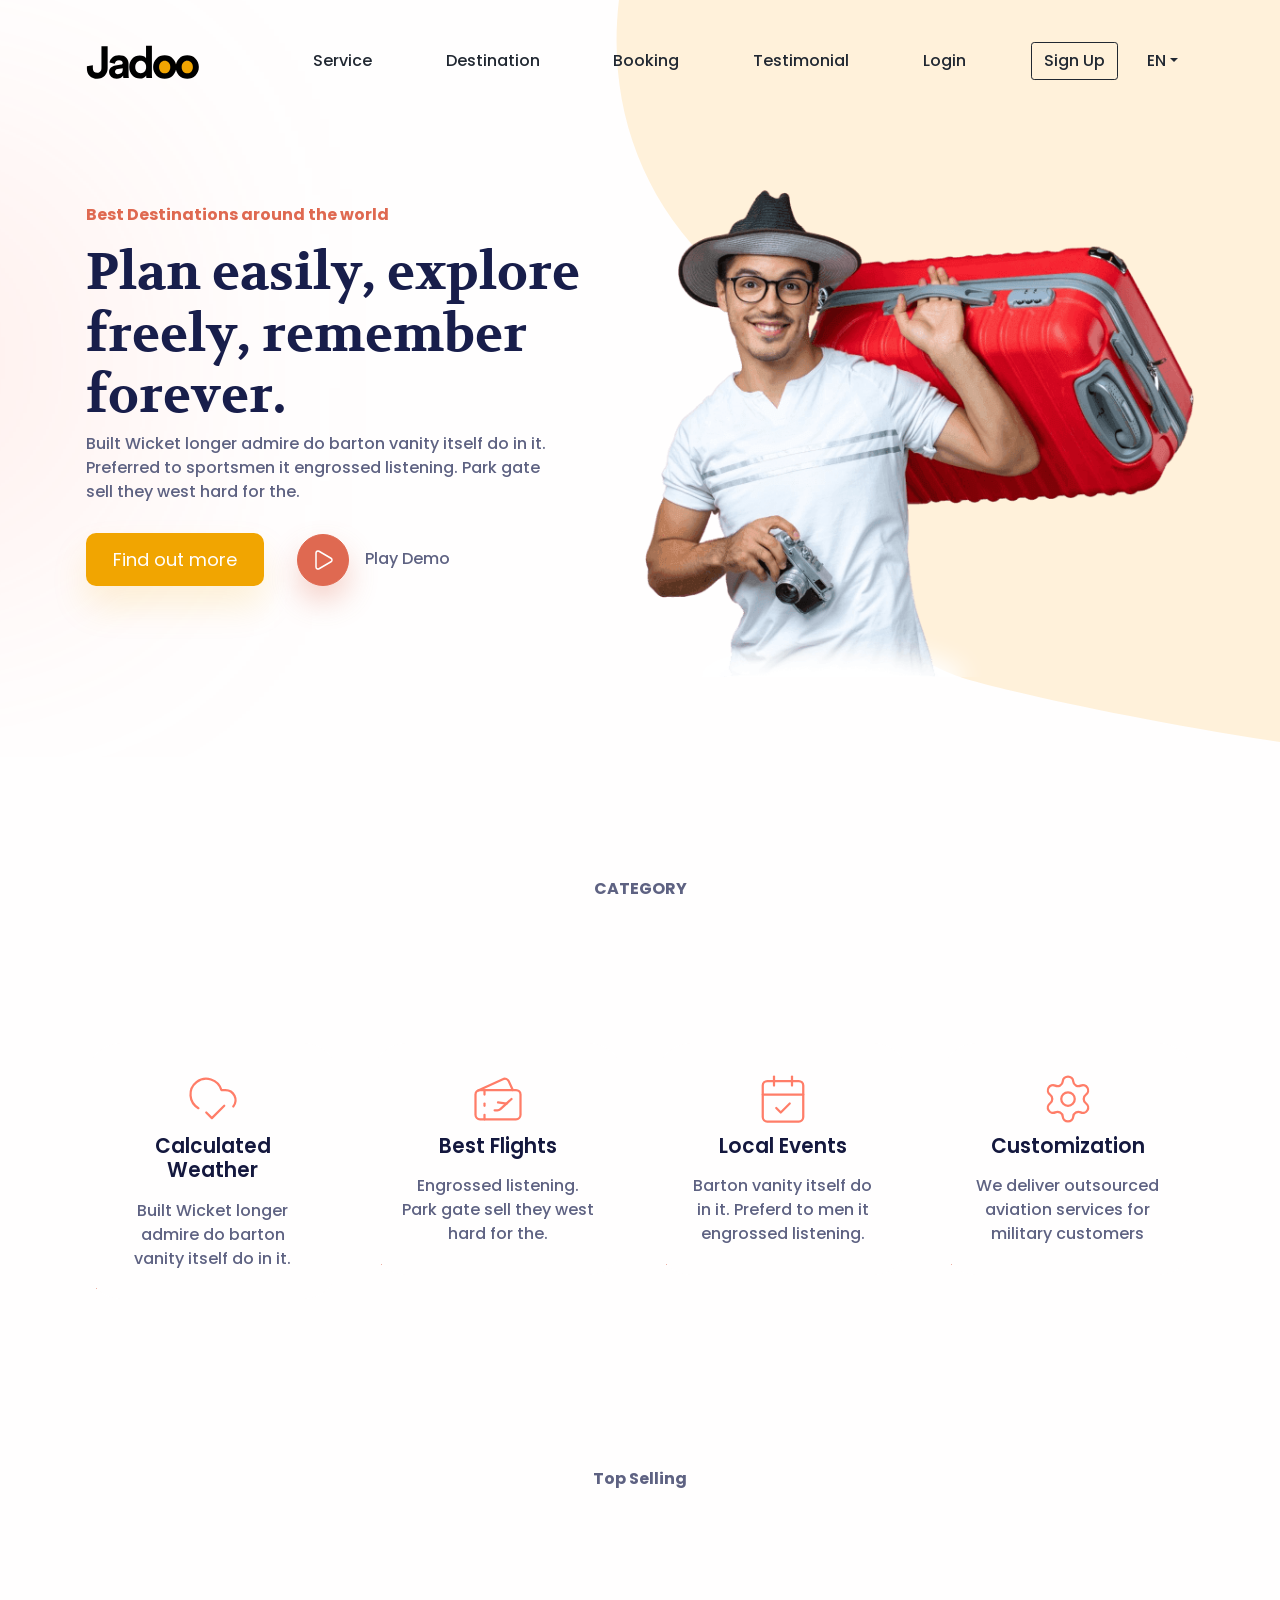
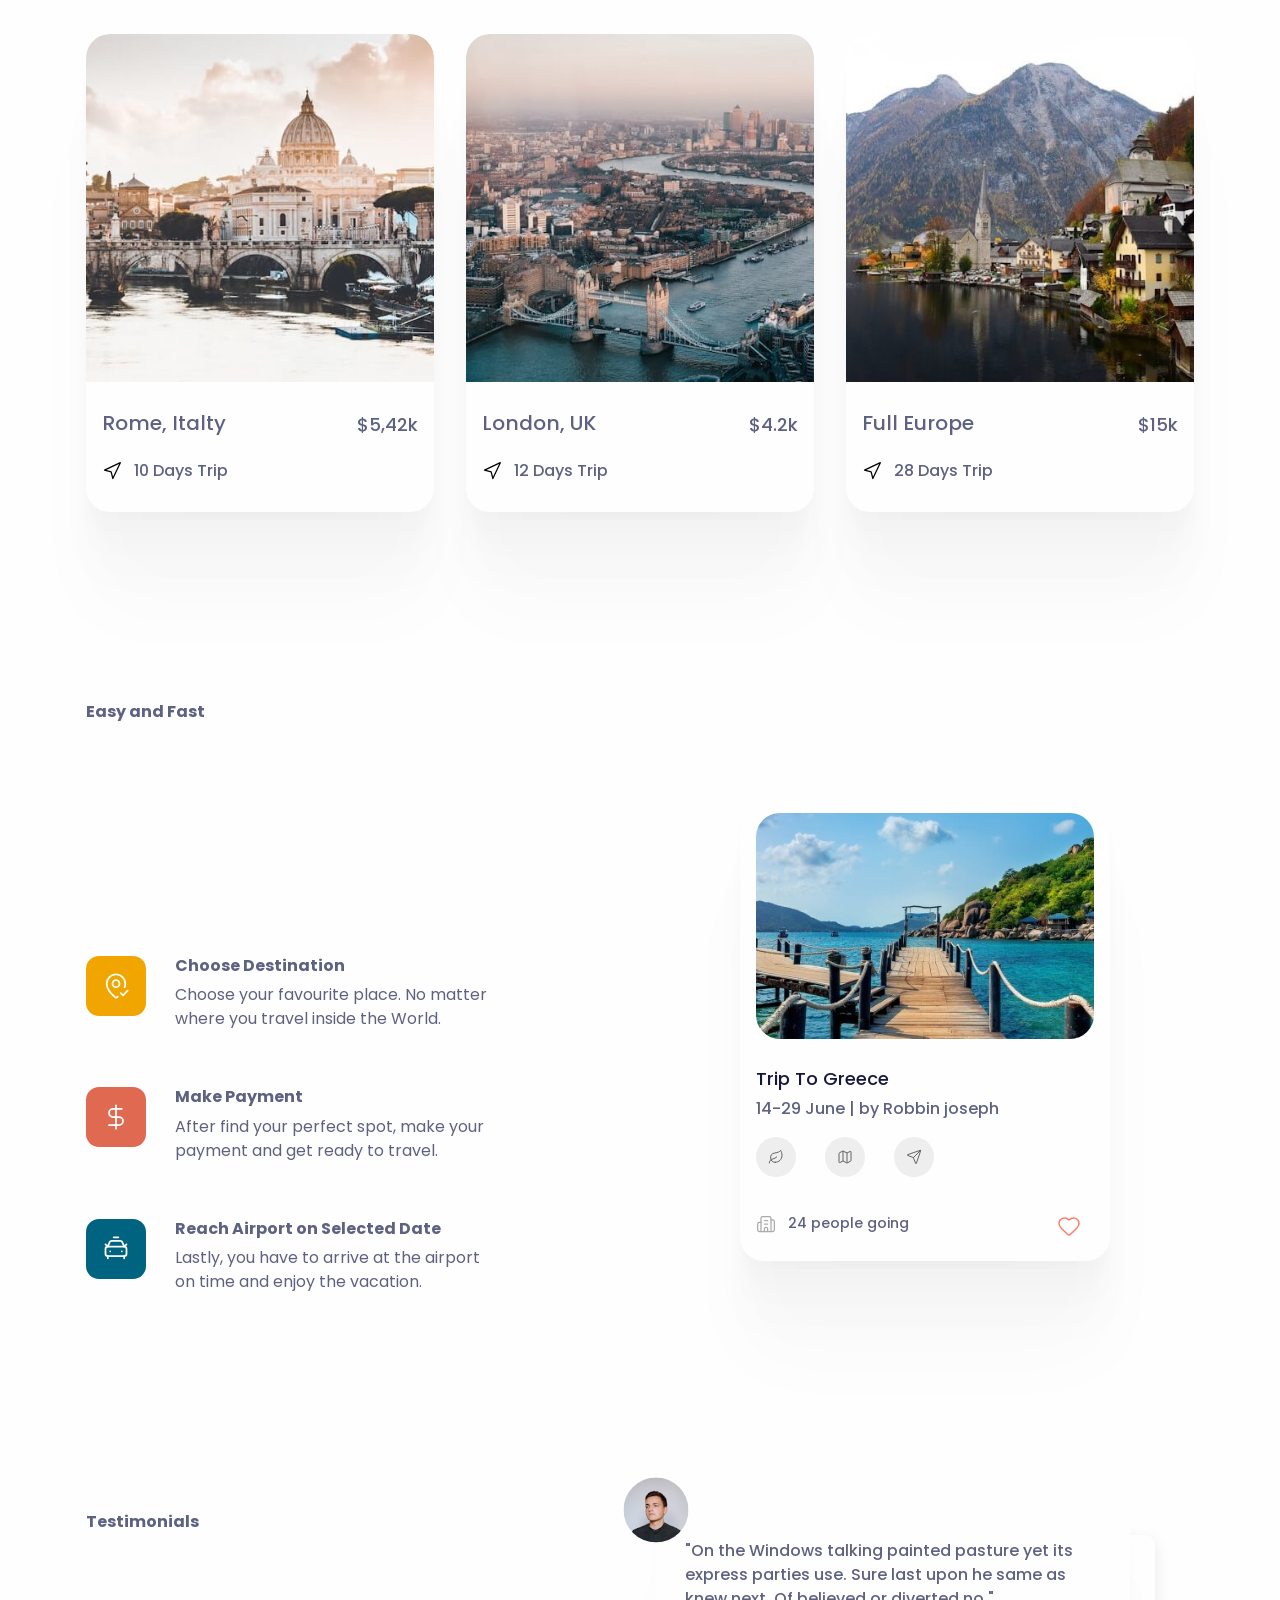
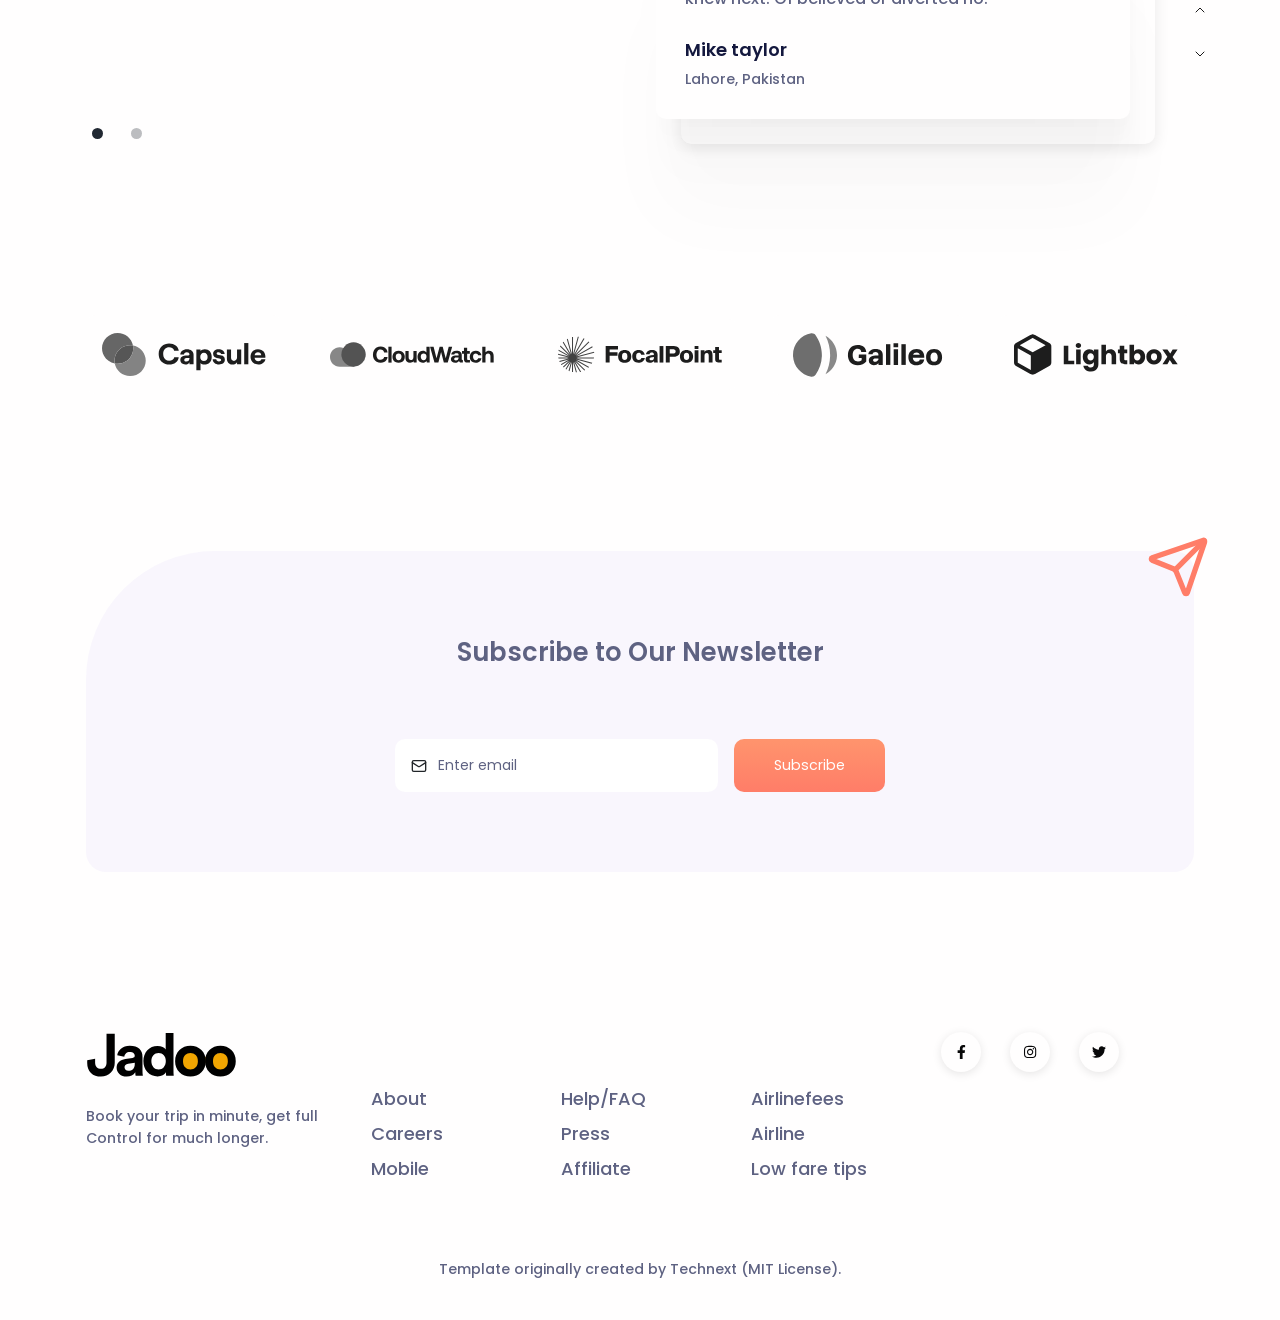
<file: jadoo/index.html>
<!DOCTYPE html>
<html lang="en-US" dir="ltr">

  <head>
    <meta charset="utf-8">
    <meta http-equiv="X-UA-Compatible" content="IE=edge">
    <meta name="viewport" content="width=device-width, initial-scale=1">


    <!-- ===============================================-->
    <!--    Document Title-->
    <!-- ===============================================-->
    <title>Jadoo | Travel Agency</title>


    <!-- ===============================================-->
    <!--    Favicons-->
    <!-- ===============================================-->
    <link rel="apple-touch-icon" sizes="180x180" href="assets/imgs/favicons/apple-touch-icon.png">
    <link rel="icon" type="image/png" sizes="32x32" href="assets/imgs/favicons/favicon-32x32.png">
    <link rel="icon" type="image/png" sizes="16x16" href="assets/imgs/favicons/favicon-16x16.png">
    <link rel="shortcut icon" type="image/x-icon" href="assets/imgs/favicons/favicon.ico">
    <link rel="manifest" href="assets/imgs/favicons/manifest.json">
    <meta name="msapplication-TileImage" content="assets/imgs/favicons/mstile-150x150.png">
    <meta name="theme-color" content="#ffffff">


    <!-- ===============================================-->
    <!--    Stylesheets-->
    <!-- ===============================================-->
    <link href="assets/css/theme.css" rel="stylesheet" />

  </head>


  <body>

    <!-- ===============================================-->
    <!--    Main Content-->
    <!-- ===============================================-->
    <main class="main" id="top">
      <nav class="navbar navbar-expand-lg navbar-light fixed-top py-5 d-block" data-navbar-on-scroll="data-navbar-on-scroll">
        <div class="container"><a class="navbar-brand" href="index.html"><img src="assets/imgs/logo.svg" height="34" alt="logo" /></a>
          <button class="navbar-toggler" type="button" data-bs-toggle="collapse" data-bs-target="#navbarSupportedContent" aria-controls="navbarSupportedContent" aria-expanded="false" aria-label="Toggle navigation"><span class="navbar-toggler-icon"> </span></button>
          <div class="collapse navbar-collapse border-top border-lg-0 mt-4 mt-lg-0" id="navbarSupportedContent">
            <ul class="navbar-nav ms-auto pt-2 pt-lg-0 font-base align-items-lg-center align-items-start">
              <li class="nav-item px-3 px-xl-4"><a class="nav-link fw-medium" aria-current="page" href="#service">Service</a></li>
              <li class="nav-item px-3 px-xl-4"><a class="nav-link fw-medium" aria-current="page" href="#destination">Destination</a></li>
              <li class="nav-item px-3 px-xl-4"><a class="nav-link fw-medium" aria-current="page" href="#booking">Booking</a></li>
              <li class="nav-item px-3 px-xl-4"><a class="nav-link fw-medium" aria-current="page" href="#testimonial">Testimonial</a></li>
              <li class="nav-item px-3 px-xl-4"><a class="nav-link fw-medium" aria-current="page" href="#!">Login</a></li>
              <li class="nav-item px-3 px-xl-4"><a class="btn btn-outline-dark order-1 order-lg-0 fw-medium" href="#!">Sign Up</a></li>
              <li class="nav-item dropdown px-3 px-lg-0"> <a class="d-inline-block ps-0 py-2 pe-3 text-decoration-none dropdown-toggle fw-medium" href="#" id="navbarDropdown" role="button" data-bs-toggle="dropdown" aria-expanded="false">EN</a>
                <ul class="dropdown-menu dropdown-menu-end border-0 shadow-lg" style="border-radius:0.3rem;" aria-labelledby="navbarDropdown">
                  <li><a class="dropdown-item" href="#!">EN</a></li>
                  <li><a class="dropdown-item" href="#!">BN</a></li>
                </ul>
              </li>
            </ul>
          </div>
        </div>
      </nav>
      <section style="padding-top: 7rem;">
        <div class="bg-holder" style="background-image:url(assets/imgs/hero/hero-bg.svg);">
        </div>
        <!--/.bg-holder-->

        <div class="container">
          <div class="row align-items-center">
            <div class="col-md-5 col-lg-6 order-0 order-md-1 text-end">
              <img class="pt-7 pt-md-0 hero-img" src="assets/imgs/hero/hero-img.png" alt="hero-header" />
            </div>
            <div class="col-md-7 col-lg-6 text-md-start text-center py-6">
              <p class="fw-bold text-danger mb-3">Best Destinations around the world</p>
              <h1 class="hero-title">Discover new places, and enjoy every moment.</h1>
              <p class="mb-4 fw-medium">Built Wicket longer admire do barton vanity itself do in it.<br class="d-none d-xl-block" />Preferred to sportsmen it engrossed listening. Park gate<br class="d-none d-xl-block" />sell they west hard for the.</p>
              <div class="text-center text-md-start"> <a class="btn btn-primary btn-lg me-md-4 mb-3 mb-md-0 border-0 primary-btn-shadow" href="#!" role="button">Find out more</a>
                <div class="w-100 d-block d-md-none"></div><a href="#!" role="button"><span class="btn btn-danger round-btn-lg rounded-circle me-3 danger-btn-shadow"><svg xmlns="http://www.w3.org/2000/svg" width="24" height="24" viewBox="0 0 24 24" fill="none" stroke="#ffffff" stroke-width="1.5" stroke-linecap="round" stroke-linejoin="round" class="lucide lucide-play-icon lucide-play"><path d="M5 5a2 2 0 0 1 3.008-1.728l11.997 6.998a2 2 0 0 1 .003 3.458l-12 7A2 2 0 0 1 5 19z"/></svg></span></a><span class="fw-medium">Play Demo</span>
              </div>
            </div>
          </div>
        </div>
      </section>


      <!-- ============================================-->
      <!-- <section> begin ============================-->
      <section class="pt-5 pt-md-9" id="service">

        <div class="container">
          <div class="mb-7 text-center">
            <p class="text-secondary fw-bold">CATEGORY </p>
            <h2 class="fs-xl-10 fs-lg-8 fs-7 fw-bold font-cursive text-capitalize">We Offer Best Services</h2>
          </div>
          <div class="row">
            <div class="col-lg-3 col-sm-6 mb-6">
              <div class="card service-card shadow-hover rounded-3 text-center align-items-center">
                <div class="card-body p-xxl-5 p-4">
                  <svg xmlns="http://www.w3.org/2000/svg" width="54" height="54" viewBox="0 0 24 24" fill="none" stroke="#FF7D68" stroke-width="1" stroke-linecap="round" stroke-linejoin="round" class="lucide lucide-cloud-check-icon lucide-cloud-check"><path d="m17 15-5.5 5.5L9 18"/><path d="M5.516 16.07A7 7 0 1 1 15.71 8h1.79a4.5 4.5 0 0 1 3.501 7.327"/></svg>
                  <h3 class="fs-2 mb-3 mt-2">Calculated Weather</h3>
                  <p class="mb-0 fw-medium">Built Wicket longer admire do barton vanity itself do in it.</p>
                </div>
              </div>
            </div>
            <div class="col-lg-3 col-sm-6 mb-6">
              <div class="card service-card shadow-hover rounded-3 text-center align-items-center">
                <div class="card-body p-xxl-5 p-4">
                  <svg xmlns="http://www.w3.org/2000/svg" width="54" height="54" viewBox="0 0 24 24" fill="none" stroke="#FF7D68" stroke-width="1" stroke-linecap="round" stroke-linejoin="round" class="lucide lucide-tickets-plane-icon lucide-tickets-plane"><path d="M10.5 17h1.227a2 2 0 0 0 1.345-.52L18 12"/><path d="m12 13.5 3.794.506"/><path d="m3.173 8.18 11-5a2 2 0 0 1 2.647.993L18.56 8"/><path d="M6 10V8"/><path d="M6 14v1"/><path d="M6 19v2"/><rect x="2" y="8" width="20" height="13" rx="2"/></svg>
                  <h3 class="fs-2 mb-3 mt-2">Best Flights</h3>
                  <p class="mb-0 fw-medium">Engrossed listening. Park gate sell they west hard for the.</p>
                </div>
              </div>
            </div>
            <div class="col-lg-3 col-sm-6 mb-6">
              <div class="card service-card shadow-hover rounded-3 text-center align-items-center">
                <div class="card-body p-xxl-5 p-4">
                  <svg xmlns="http://www.w3.org/2000/svg" width="54" height="54" viewBox="0 0 24 24" fill="none" stroke="#FF7D68" stroke-width="1" stroke-linecap="round" stroke-linejoin="round" class="lucide lucide-calendar-check-icon lucide-calendar-check"><path d="M8 2v4"/><path d="M16 2v4"/><rect width="18" height="18" x="3" y="4" rx="2"/><path d="M3 10h18"/><path d="m9 16 2 2 4-4"/></svg>
                  <h3 class="fs-2 mb-3 mt-2">Local Events</h3>
                  <p class="mb-0 fw-medium">Barton vanity itself do in it. Preferd to men it engrossed listening.</p>
                </div>
              </div>
            </div>
            <div class="col-lg-3 col-sm-6 mb-6">
              <div class="card service-card shadow-hover rounded-3 text-center align-items-center">
                <div class="card-body p-xxl-5 p-4">
                  <svg xmlns="http://www.w3.org/2000/svg" width="54" height="54" viewBox="0 0 24 24" fill="none" stroke="#FF7D68" stroke-width="1" stroke-linecap="round" stroke-linejoin="round" class="lucide lucide-settings-icon lucide-settings"><path d="M9.671 4.136a2.34 2.34 0 0 1 4.659 0 2.34 2.34 0 0 0 3.319 1.915 2.34 2.34 0 0 1 2.33 4.033 2.34 2.34 0 0 0 0 3.831 2.34 2.34 0 0 1-2.33 4.033 2.34 2.34 0 0 0-3.319 1.915 2.34 2.34 0 0 1-4.659 0 2.34 2.34 0 0 0-3.32-1.915 2.34 2.34 0 0 1-2.33-4.033 2.34 2.34 0 0 0 0-3.831A2.34 2.34 0 0 1 6.35 6.051a2.34 2.34 0 0 0 3.319-1.915"/><circle cx="12" cy="12" r="3"/></svg>
                  <h3 class="fs-2 mb-3 mt-2">Customization</h3>
                  <p class="mb-0 fw-medium">We deliver outsourced aviation services for military customers</p>
                </div>
              </div>
            </div>
          </div>
        </div><!-- end of .container-->

      </section>
      <!-- <section> close ============================-->
      <!-- ============================================-->


      <!-- ============================================-->
      <!-- <section> begin ============================-->
      <section class="pt-5" id="destination">

        <div class="container">
          <div class="mb-7 text-center">
            <p class="text-secondary fw-bold">Top Selling </p>
            <h2 class="fs-xl-10 fs-lg-8 fs-7 fw-bold font-cursive text-capitalize">Top Destinations</h2>
          </div>
          <div class="row">
            <div class="col-md-4 mb-4">
              <div class="card overflow-hidden shadow"> <img class="card-img-top" src="assets/imgs/dest/dest1.jpg" alt="Rome, Italty" />
                <div class="card-body py-4 px-3">
                  <div class="d-flex flex-column flex-lg-row justify-content-between mb-3">
                    <h3 class="fs-2 text-secondary fw-medium"><a class="link-900 text-decoration-none stretched-link" href="#!">Rome, Italty</a></h3><span class="fs-1 fw-medium">$5,42k</span>
                  </div>
                  <div class="d-flex align-items-center"><svg xmlns="http://www.w3.org/2000/svg" width="20" height="20" viewBox="0 0 24 24" fill="none" stroke="#000000" stroke-width="1.5" stroke-linecap="round" stroke-linejoin="round" class="lucide lucide-navigation-icon lucide-navigation"><polygon points="3 11 22 2 13 21 11 13 3 11"/></svg><span class="fs-0 fw-medium" style="margin-left: 12px">10 Days Trip</span></div>
                </div>
              </div>
            </div>
            <div class="col-md-4 mb-4">
              <div class="card overflow-hidden shadow"> <img class="card-img-top" src="assets/imgs/dest/dest2.jpg" alt="London, UK" />
                <div class="card-body py-4 px-3">
                  <div class="d-flex flex-column flex-lg-row justify-content-between mb-3">
                    <h3 class="fs-2 text-secondary fw-medium"><a class="link-900 text-decoration-none stretched-link" href="#!">London, UK</a></h3><span class="fs-1 fw-medium">$4.2k</span>
                  </div>
                  <div class="d-flex align-items-center"><svg xmlns="http://www.w3.org/2000/svg" width="20" height="20" viewBox="0 0 24 24" fill="none" stroke="#000000" stroke-width="1.5" stroke-linecap="round" stroke-linejoin="round" class="lucide lucide-navigation-icon lucide-navigation"><polygon points="3 11 22 2 13 21 11 13 3 11"/></svg><span class="fs-0 fw-medium" style="margin-left: 12px">12 Days Trip</span></div>
                </div>
              </div>
            </div>
            <div class="col-md-4 mb-4">
              <div class="card overflow-hidden shadow"> <img class="card-img-top" src="assets/imgs/dest/dest3.jpg" alt="Full Europe" />
                <div class="card-body py-4 px-3">
                  <div class="d-flex flex-column flex-lg-row justify-content-between mb-3">
                    <h3 class="fs-2 text-secondary fw-medium"><a class="link-900 text-decoration-none stretched-link" href="#!">Full Europe</a></h3><span class="fs-1 fw-medium">$15k</span>
                  </div>
                  <div class="d-flex align-items-center"><svg xmlns="http://www.w3.org/2000/svg" width="20" height="20" viewBox="0 0 24 24" fill="none" stroke="#000000" stroke-width="1.5" stroke-linecap="round" stroke-linejoin="round" class="lucide lucide-navigation-icon lucide-navigation"><polygon points="3 11 22 2 13 21 11 13 3 11"/></svg><span class="fs-0 fw-medium" style="margin-left: 12px">28 Days Trip</span></div>
                </div>
              </div>
            </div>
          </div>
        </div><!-- end of .container-->

      </section>
      <!-- <section> close ============================-->
      <!-- ============================================-->


      <!-- ============================================-->
      <!-- <section> begin ============================-->
      <section id="booking">

        <div class="container">
          <div class="row align-items-center">
            <div class="col-lg-6">
              <div class="mb-4 text-start">
                <p class="text-secondary fw-bold">Easy and Fast </p>
                <h2 class="fs-xl-10 fs-lg-8 fs-7 fw-bold font-cursive text-capitalize">Book your next trip in 3 easy steps</h2>
              </div>
              <div class="d-flex align-items-start mb-5">
                <div class="bg-primary me-sm-4 me-3 p-3" style="border-radius: 13px"><svg xmlns="http://www.w3.org/2000/svg" width="28" height="28" viewBox="0 0 24 24" fill="none" stroke="#ffffff" stroke-width="1.5" stroke-linecap="round" stroke-linejoin="round" class="lucide lucide-map-pin-check-icon lucide-map-pin-check"><path d="M19.43 12.935c.357-.967.57-1.955.57-2.935a8 8 0 0 0-16 0c0 4.993 5.539 10.193 7.399 11.799a1 1 0 0 0 1.202 0 32.197 32.197 0 0 0 .813-.728"/><circle cx="12" cy="10" r="3"/><path d="m16 18 2 2 4-4"/></svg></div>
                <div class="flex-1">
                  <h3 class="text-secondary fw-bold fs-0">Choose Destination</h3>
                  <p>Choose your favourite place. No matter <br class="d-none d-sm-block"> where you travel inside the World.</p>
                </div>
              </div>
              <div class="d-flex align-items-start mb-5">
                <div class="bg-danger me-sm-4 me-3 p-3" style="border-radius: 13px"><svg xmlns="http://www.w3.org/2000/svg" width="28" height="28" viewBox="0 0 24 24" fill="none" stroke="#ffffff" stroke-width="1.5" stroke-linecap="round" stroke-linejoin="round" class="lucide lucide-dollar-sign-icon lucide-dollar-sign"><line x1="12" x2="12" y1="2" y2="22"/><path d="M17 5H9.5a3.5 3.5 0 0 0 0 7h5a3.5 3.5 0 0 1 0 7H6"/></svg></div>
                <div class="flex-1">
                  <h3 class="text-secondary fw-bold fs-0">Make Payment</h3>
                  <p>After find your perfect spot, make your <br class="d-none d-sm-block"> payment and get ready to travel.</p>
                </div>
              </div>
              <div class="d-flex align-items-start mb-5">
                <div class="bg-info me-sm-4 me-3 p-3" style="border-radius: 13px"><svg xmlns="http://www.w3.org/2000/svg" width="28" height="28" viewBox="0 0 24 24" fill="none" stroke="#ffffff" stroke-width="1.5" stroke-linecap="round" stroke-linejoin="round" class="lucide lucide-car-taxi-front-icon lucide-car-taxi-front"><path d="M10 2h4"/><path d="m21 8-2 2-1.5-3.7A2 2 0 0 0 15.646 5H8.4a2 2 0 0 0-1.903 1.257L5 10 3 8"/><path d="M7 14h.01"/><path d="M17 14h.01"/><rect width="18" height="8" x="3" y="10" rx="2"/><path d="M5 18v2"/><path d="M19 18v2"/></svg></div>
                <div class="flex-1">
                  <h3 class="text-secondary fw-bold fs-0">Reach Airport on Selected Date</h3>
                  <p>Lastly, you have to arrive at the airport <br class="d-none d-sm-block"> on time and enjoy the vacation.</p>
                </div>
              </div>
            </div>
            <div class="col-lg-6 d-flex justify-content-center align-items-start">
              <div class="card position-relative shadow" style="max-width: 370px;">
                <div class="card-body p-3"> <img class="mb-4 mt-2 rounded-2 w-100" src="assets/imgs/steps/booking-img.jpg" alt="booking" />
                  <div>
                    <h3 class="fs-1 fw-medium">Trip To Greece</h3>
                    <p class="mb-3 fw-medium">14-29 June | by Robbin joseph</p>
                    <div class="icon-group mb-4"> <span class="btn icon-item"><svg xmlns="http://www.w3.org/2000/svg" width="20" height="20" viewBox="0 0 24 24" fill="none" stroke="#636363" stroke-width="1.5" stroke-linecap="round" stroke-linejoin="round" class="lucide lucide-leaf-icon lucide-leaf"><path d="M11 20A7 7 0 0 1 9.8 6.1C15.5 5 17 4.48 19 2c1 2 2 4.18 2 8 0 5.5-4.78 10-10 10Z"/><path d="M2 21c0-3 1.85-5.36 5.08-6C9.5 14.52 12 13 13 12"/></svg></span><span class="btn icon-item"><svg xmlns="http://www.w3.org/2000/svg" width="20" height="20" viewBox="0 0 24 24" fill="none" stroke="#636363" stroke-width="1.5" stroke-linecap="round" stroke-linejoin="round" class="lucide lucide-map-icon lucide-map"><path d="M14.106 5.553a2 2 0 0 0 1.788 0l3.659-1.83A1 1 0 0 1 21 4.619v12.764a1 1 0 0 1-.553.894l-4.553 2.277a2 2 0 0 1-1.788 0l-4.212-2.106a2 2 0 0 0-1.788 0l-3.659 1.83A1 1 0 0 1 3 19.381V6.618a1 1 0 0 1 .553-.894l4.553-2.277a2 2 0 0 1 1.788 0z"/><path d="M15 5.764v15"/><path d="M9 3.236v15"/></svg></span><span class="btn icon-item"><svg xmlns="http://www.w3.org/2000/svg" width="20" height="20" viewBox="0 0 24 24" fill="none" stroke="#636363" stroke-width="1.5" stroke-linecap="round" stroke-linejoin="round" class="lucide lucide-send-icon lucide-send"><path d="M14.536 21.686a.5.5 0 0 0 .937-.024l6.5-19a.496.496 0 0 0-.635-.635l-19 6.5a.5.5 0 0 0-.024.937l7.93 3.18a2 2 0 0 1 1.112 1.11z"/><path d="m21.854 2.147-10.94 10.939"/></svg></span>
                    </div>
                    <div class="d-flex align-items-center justify-content-between">
                      <div class="d-flex align-items-center mt-n1"><svg xmlns="http://www.w3.org/2000/svg" width="20" height="20" viewBox="0 0 24 24" fill="none" stroke="#aaa" stroke-width="1.5" stroke-linecap="round" stroke-linejoin="round" class="lucide lucide-building2-icon lucide-building-2"><path d="M10 12h4"/><path d="M10 8h4"/><path d="M14 21v-3a2 2 0 0 0-4 0v3"/><path d="M6 10H4a2 2 0 0 0-2 2v7a2 2 0 0 0 2 2h16a2 2 0 0 0 2-2V9a2 2 0 0 0-2-2h-2"/><path d="M6 21V5a2 2 0 0 1 2-2h8a2 2 0 0 1 2 2v16"/></svg> <span class="fs--1 fw-medium" style="margin-left: 12px">24 people going</span></div>
                      <div class="show-onhover position-relative">
                        <div class="card hideEl shadow position-absolute end-0 start-xl-50 bottom-100 translate-xl-middle-x ms-3" style="width: 260px;border-radius:18px;">
                          <div class="card-body py-3">
                            <div class="d-flex">
                              <div style="margin-right: 10px"> <img class="rounded-circle" src="assets/imgs/steps/favorite-placeholder.jpg" width="50" alt="favorite" /></div>
                              <div>
                                <p class="mb-1 fw-medium">Ongoing</p>
                                <h4 class="fs-0 fw-medium mb-3">Trip to rome</h4>
                                <p class="fw-medium mb-2"><span>40%</span> completed</p>
                                <div class="progress" style="height: 6px;">
                                  <div class="progress-bar" role="progressbar" style="width: 40%;" aria-valuenow="25" aria-valuemin="0" aria-valuemax="100"></div>
                                </div>
                              </div>
                            </div>
                          </div>
                        </div>
                        <button class="btn"><svg xmlns="http://www.w3.org/2000/svg" width="24" height="24" viewBox="0 0 24 24" fill="none" stroke="#FF7D68" stroke-width="1.5" stroke-linecap="round" stroke-linejoin="round" class="lucide lucide-heart-icon lucide-heart"><path d="M2 9.5a5.5 5.5 0 0 1 9.591-3.676.56.56 0 0 0 .818 0A5.49 5.49 0 0 1 22 9.5c0 2.29-1.5 4-3 5.5l-5.492 5.313a2 2 0 0 1-3 .019L5 15c-1.5-1.5-3-3.2-3-5.5"/></svg></button>
                      </div>
                    </div>
                  </div>
                </div>
              </div>
            </div>
          </div>
        </div><!-- end of .container-->

      </section>
      <!-- <section> close ============================-->
      <!-- ============================================-->


      <!-- ============================================-->
      <!-- <section> begin ============================-->
      <section id="testimonial">

        <div class="container">
          <div class="row">
            <div class="col-lg-5">
              <div class="mb-8 text-start">
                <p class="text-secondary fw-bold">Testimonials </p>
                <h2 class="fs-xl-10 fs-lg-8 fs-7 fw-bold font-cursive text-capitalize">What people say about Us.</h2>
              </div>
            </div>
            <div class="col-lg-1"></div>
            <div class="col-lg-6">
              <div class="pe-7 ps-5 ps-lg-0">
                <div class="carousel slide carousel-fade position-static" id="testimonialIndicator" data-bs-ride="carousel">
                  <div class="carousel-indicators">
                    <button class="active" type="button" data-bs-target="#testimonialIndicator" data-bs-slide-to="0" aria-current="true" aria-label="Testimonial 0"></button>
                    <button class="false" type="button" data-bs-target="#testimonialIndicator" data-bs-slide-to="1" aria-current="true" aria-label="Testimonial 1"></button>
                  </div>
                  <div class="carousel-inner">
                    <div class="carousel-item position-relative active">
                      <div class="card shadow" style="border-radius:10px;">
                        <div class="position-absolute start-0 top-0 translate-middle"> <img class="rounded-circle fit-cover" src="assets/imgs/testimonial/author.jpg" height="65" width="65" alt="author" /></div>
                        <div class="card-body p-4">
                          <p class="fw-medium mb-4">&quot;On the Windows talking painted pasture yet its express parties use. Sure last upon he same as knew next. Of believed or diverted no.&quot;</p>
                          <h3 class="fs-1">Mike taylor</h3>
                          <p class="fw-medium fs--1 mb-0">Lahore, Pakistan</p>
                        </div>
                      </div>
                      <div class="card shadow-sm position-absolute top-0 z-index--1 mb-3 w-100 h-100" style="border-radius:10px;transform:translate(25px, 25px)"> </div>
                    </div>
                    <div class="carousel-item position-relative ">
                      <div class="card shadow" style="border-radius:10px;">
                        <div class="position-absolute start-0 top-0 translate-middle"> <img class="rounded-circle fit-cover" src="assets/imgs/testimonial/author2.jpg" height="65" width="65" alt="author" /></div>
                        <div class="card-body p-4">
                          <p class="fw-medium mb-4">&quot;Jadoo is recognized as one of the finest travel agency in the world. When it came to planning a trip, I found them to be dependable.&quot;</p>
                          <h3 class="fs-1">Thomas Wagon</h5>
                          <p class="fw-medium fs--1 mb-0">CEO of Red Button</p>
                        </div>
                      </div>
                      <div class="card shadow-sm position-absolute top-0 z-index--1 mb-3 w-100 h-100" style="border-radius:10px;transform:translate(25px, 25px)"> </div>
                    </div>
                  </div>
                  <div class="carousel-navigation d-flex flex-column flex-between-center position-absolute end-0 top-lg-50 bottom-0 translate-middle-y z-index-1 me-3 me-lg-0" style="height:60px;width:20px;">
                    <button class="carousel-control-prev position-static" type="button" data-bs-target="#testimonialIndicator" data-bs-slide="prev"><img src="assets/imgs/icons/up.svg" width="16" alt="icon" /></button>
                    <button class="carousel-control-next position-static" type="button" data-bs-target="#testimonialIndicator" data-bs-slide="next"><img src="assets/imgs/icons/down.svg" width="16" alt="icon" /></button>
                  </div>
                </div>
              </div>
            </div>
          </div>
        </div><!-- end of .container-->

      </section>
      <!-- <section> close ============================-->
      <!-- ============================================-->


      <div class="position-relative pt-9 pt-lg-8 pb-6 pb-lg-8">
        <div class="container">
          <div class="row row-cols-lg-5 row-cols-md-3 row-cols-2 flex-center">
            <div class="col">
              <div class="card shadow-hover mb-4" style="border-radius:10px;">
                <div class="card-body text-center"> <img class="img-fluid" src="assets/imgs/partner/company-logo-1.svg" alt="Company 1" style="filter: grayscale(100%)" /></div>
              </div>
            </div>
            <div class="col">
              <div class="card shadow-hover mb-4" style="border-radius:10px;">
                <div class="card-body text-center"> <img class="img-fluid" src="assets/imgs/partner/company-logo-2.svg" alt="Company 2" style="filter: grayscale(100%)" /></div>
              </div>
            </div>
            <div class="col">
              <div class="card shadow-hover mb-4" style="border-radius:10px;">
                <div class="card-body text-center"> <img class="img-fluid" src="assets/imgs/partner/company-logo-3.svg" alt="Company 3" style="filter: grayscale(100%)" /></div>
              </div>
            </div>
            <div class="col">
              <div class="card shadow-hover mb-4" style="border-radius:10px;">
                <div class="card-body text-center"> <img class="img-fluid" src="assets/imgs/partner/company-logo-4.svg" alt="Company 4" style="filter: grayscale(100%)" /></div>
              </div>
            </div>
            <div class="col">
              <div class="card shadow-hover mb-4" style="border-radius:10px;">
                <div class="card-body text-center"> <img class="img-fluid" src="assets/imgs/partner/company-logo-5.svg" alt="Company 5" style="filter: grayscale(100%)" /></div>
              </div>
            </div>
          </div>
        </div>
      </div>


      <!-- ============================================-->
      <!-- <section> begin ============================-->
      <section class="pt-6" id="newsletter">

        <div class="container">
          <div class="py-8 px-5 position-relative text-center" style="background-color: rgba(223, 215, 249, 0.199);border-radius: 129px 20px 20px 20px;">
            <div class="position-absolute start-100 top-0 translate-middle ms-md-n3 ms-n4 mt-3">
              <svg xmlns="http://www.w3.org/2000/svg" width="64" height="64" viewBox="0 0 24 24" fill="none" stroke="#FF7D68" stroke-width="2" stroke-linecap="round" stroke-linejoin="round" class="lucide lucide-send-icon lucide-send"><path d="M14.536 21.686a.5.5 0 0 0 .937-.024l6.5-19a.496.496 0 0 0-.635-.635l-19 6.5a.5.5 0 0 0-.024.937l7.93 3.18a2 2 0 0 1 1.112 1.11z"/><path d="m21.854 2.147-10.94 10.939"/></svg>
            </div>
            <div class="row justify-content-center">
              <div class="col-lg-8 col-md-10">
                <h2 class="text-secondary lh-1-7 mb-7">Subscribe to Our Newsletter</h2>
                <form class="row g-3 align-items-center w-lg-75 mx-auto">
                  <div class="col-sm">
                    <div class="input-group-icon">
                      <input class="form-control form-little-squirrel-control" type="email" placeholder="Enter email " aria-label="email" />
                      <span class="input-box-icon"><svg xmlns="http://www.w3.org/2000/svg" width="16" height="16" viewBox="0 0 24 24" fill="none" stroke="currentColor" stroke-width="2" stroke-linecap="round" stroke-linejoin="round" class="lucide lucide-mail-icon lucide-mail"><path d="m22 7-8.991 5.727a2 2 0 0 1-2.009 0L2 7"/><rect x="2" y="4" width="20" height="16" rx="2"/></svg></span>
                    </div>
                  </div>
                  <div class="col-sm-auto">
                    <button class="btn btn-danger orange-gradient-btn fs--1" type="button">Subscribe</button>
                  </div>
                </form>
              </div>
            </div>
          </div>
        </div><!-- end of .container-->

      </section>
      <!-- <section> close ============================-->
      <!-- ============================================-->


      <!-- ============================================-->
      <!-- <section> begin ============================-->
      <section class="pb-0 pb-lg-4" id="footer">

        <div class="container">
          <div class="row">
            <div class="col-lg-3 col-md-7 col-12 mb-4 mb-md-6 mb-lg-0 order-0"> <img class="mb-4" src="assets/imgs/logo.svg" width="150" alt="jadoo" />
              <p class="fs--1 text-secondary mb-0 fw-medium">Book your trip in minute, get full Control for much longer.</p>
            </div>
            <div class="col-lg-2 col-md-4 mb-4 mb-lg-0 order-lg-1 order-md-2">
              <h2 class="footer-heading-color fs-2 fw-bold font-sans-serif mb-3 mb-lg-4">Company</h2>
              <ul class="list-unstyled mb-0">
                <li class="mb-2"><a class="link-900 fs-1 fw-medium text-decoration-none" href="#!">About</a></li>
                <li class="mb-2"><a class="link-900 fs-1 fw-medium text-decoration-none" href="#!">Careers</a></li>
                <li class="mb-2"><a class="link-900 fs-1 fw-medium text-decoration-none" href="#!">Mobile</a></li>
              </ul>
            </div>
            <div class="col-lg-2 col-md-4 mb-4 mb-lg-0 order-lg-2 order-md-3">
              <h2 class="footer-heading-color fs-2 fw-bold font-sans-serif mb-3 mb-lg-4">Contact</h2>
              <ul class="list-unstyled mb-0">
                <li class="mb-2"><a class="link-900 fs-1 fw-medium text-decoration-none" href="#!">Help/FAQ</a></li>
                <li class="mb-2"><a class="link-900 fs-1 fw-medium text-decoration-none" href="#!">Press</a></li>
                <li class="mb-2"><a class="link-900 fs-1 fw-medium text-decoration-none" href="#!">Affiliate</a></li>
              </ul>
            </div>
            <div class="col-lg-2 col-md-4 mb-4 mb-lg-0 order-lg-3 order-md-4">
              <h2 class="footer-heading-color fs-2 fw-bold font-sans-serif mb-3 mb-lg-4">More</h2>
              <ul class="list-unstyled mb-0">
                <li class="mb-2"><a class="link-900 fs-1 fw-medium text-decoration-none" href="#!">Airlinefees</a></li>
                <li class="mb-2"><a class="link-900 fs-1 fw-medium text-decoration-none" href="#!">Airline</a></li>
                <li class="mb-2"><a class="link-900 fs-1 fw-medium text-decoration-none" href="#!">Low fare tips</a></li>
              </ul>
            </div>
            <div class="col-lg-3 col-md-5 col-12 mb-4 mb-md-6 mb-lg-0 order-lg-4 order-md-1">
              <div class="icon-group mb-4"> <a class="text-decoration-none icon-item shadow-social" id="facebook" href="#!"><i class="fab fa-facebook-f"> </i></a><a class="text-decoration-none icon-item shadow-social" id="instagram" href="#!"><i class="fab fa-instagram"> </i></a><a class="text-decoration-none icon-item shadow-social" id="twitter" href="#!"><i class="fab fa-twitter"> </i></a></div>
            </div>
          </div>
        </div><!-- end of .container-->

      </section>
      <!-- <section> close ============================-->
      <!-- ============================================-->


      <div class="py-5 text-center">
        <p class="mb-0 text-secondary fs--1 fw-medium">Template originally created by <a class="text-secondary" href="https://github.com/technext">Technext</a> (MIT License).</p>
      </div>
    </main>
    <!-- ===============================================-->
    <!--    End of Main Content-->
    <!-- ===============================================-->




    <!-- ===============================================-->
    <!--    JavaScripts-->
    <!-- ===============================================-->
    <script src="vendors/@popperjs/popper.min.js"></script>
    <script src="vendors/bootstrap/bootstrap.min.js"></script>
    <script src="vendors/is/is.min.js"></script>
    <script src="vendors/fontawesome/all.min.js"></script>
    <script src="assets/js/theme.js"></script>
    <script src="vendors/splitfx/splitfx.min.js"></script>
    <script src="assets/js/apply-splitfx.js"></script>

    <link href="https://fonts.googleapis.com/css2?family=Poppins:wght@400;500;600;700&amp;family=Volkhov:wght@700&amp;display=swap" rel="stylesheet">
  </body>

</html>
</file>
<file: genesis-2/assets/css/input.css>
@import url('https://fonts.googleapis.com/css2?family=Poppins:ital,wght@0,100;0,200;0,300;0,400;0,500;0,600;0,700;0,800;0,900;1,100;1,200;1,300;1,400;1,500;1,600;1,700;1,800;1,900&display=swap');
@import "tailwindcss";

@theme {
    --font-sans: 'Poppins', sans-serif;
}

body {
    @apply bg-black text-white text-sm antialiased;
}

@layer components {
    .glass {
        @apply bg-white/10 border border-white/20;
    }

    .btn {
        @apply cursor-pointer rounded-full px-8 py-2.5 font-medium text-white transition hover:opacity-90 active:scale-98;
    }
}
html {
    scroll-behavior: smooth;
}
</file>
<file: genesis/assets/css/input.css>
@import url('https://fonts.googleapis.com/css2?family=Poppins:ital,wght@0,100;0,200;0,300;0,400;0,500;0,600;0,700;0,800;0,900;1,100;1,200;1,300;1,400;1,500;1,600;1,700;1,800;1,900&display=swap');
@import "tailwindcss";

@theme {
    --font-sans: 'Poppins', sans-serif;
}

body {
    @apply bg-black text-white text-sm antialiased;
}

@layer components {
    .glass {
        @apply bg-white/10 border border-white/20;
    }

    .btn {
        @apply cursor-pointer rounded-full px-8 py-2.5 font-medium text-white transition hover:opacity-90 active:scale-98;
    }
}
html {
    scroll-behavior: smooth;
}
</file>
<file: jadoo/assets/css/theme.css>
/* -------------------------------------------------------------------------- */
/*                                 Theme                                      */
/* -------------------------------------------------------------------------- */
/* prettier-ignore */
/* -------------------------------------------------------------------------- */
/*                                  Utilities                                 */
/* -------------------------------------------------------------------------- */
/*-----------------------------------------------
|   Bootstrap Styles
-----------------------------------------------*/
/*!
 * Bootstrap v5.0.0-alpha1 (https://getbootstrap.com/)
 * Copyright 2011-2020 The Bootstrap Authors
 * Copyright 2011-2020 Twitter, Inc.
 * Licensed under MIT (https://github.com/twbs/bootstrap/blob/main/LICENSE)
 */
:root {
  --bs-blue: #747DEF;
  --bs-indigo: #6237FF;
  --bs-purple: #A1B0FC;
  --bs-pink: #D42DA3;
  --bs-red: #DF6951;
  --bs-orange: #DF6951;
  --bs-yellow: #F1A501;
  --bs-green: #79B93C;
  --bs-teal: #006380;
  --bs-cyan: #2fc4f1;
  --bs-white: #FFFEFE;
  --bs-gray: #F0F4F9;
  --bs-gray-dark: #616161;
  --bs-primary: #F1A501;
  --bs-secondary: #5E6282;
  --bs-success: #79B93C;
  --bs-info: #006380;
  --bs-warning: #F1A501;
  --bs-danger: #DF6951;
  --bs-light: #F0F4F9;
  --bs-dark: #212832;
  --bs-font-sans-serif: "Poppins", "Rubik", "Open Sans", -apple-system, BlinkMacSystemFont, "Segoe UI", "Helvetica Neue", Arial, sans-serif, "Apple Color Emoji", "Segoe UI Emoji", "Segoe UI Symbol";
  --bs-font-monospace: "SFMono-Regular", Menlo, Monaco, Consolas, "Liberation Mono", "Courier New", monospace;
  --bs-gradient: linear-gradient(180deg, rgba(255, 254, 254, 0.15), rgba(255, 254, 254, 0));
}

*,
*::before,
*::after {
  -webkit-box-sizing: border-box;
  box-sizing: border-box;
}

@media (prefers-reduced-motion: no-preference) {
  :root {
    scroll-behavior: smooth;
  }
}

body {
  margin: 0;
  font-family: "Poppins", "Rubik", -apple-system, BlinkMacSystemFont, "Segoe UI", "Helvetica Neue", Arial, sans-serif, "Apple Color Emoji", "Segoe UI Emoji", "Segoe UI Symbol";
  font-size: 1rem;
  font-weight: 400;
  line-height: 1.5;
  color: #5E6282;
  background-color: #FFFEFE;
  -webkit-text-size-adjust: 100%;
  -webkit-tap-highlight-color: rgba(0, 0, 0, 0);
}

hr {
  margin: 1rem 0;
  color: #EEEEEE;
  background-color: currentColor;
  border: 0;
  opacity: 1;
}

hr:not([size]) {
  height: 1px;
}

h1, .h1, h2, .h2, h3, .h3, h4, .h4, h5, .h5, h6, .h6 {
  margin-top: 0;
  margin-bottom: 0.5rem;
  font-family: "Poppins", "Rubik", "Open Sans", -apple-system, BlinkMacSystemFont, "Segoe UI", "Helvetica Neue", Arial, sans-serif, "Apple Color Emoji", "Segoe UI Emoji", "Segoe UI Symbol";
  font-weight: 600;
  line-height: 1.2;
  color: #14183E;
}

h1, .h1 {
  font-size: calc(1.3052rem + 0.66244vw);
}

@media (min-width: 1200px) {
  h1, .h1 {
    font-size: 1.80203rem;
  }
}

h2, .h2 {
  font-size: calc(1.28518rem + 0.42217vw);
}

@media (min-width: 1200px) {
  h2, .h2 {
    font-size: 1.60181rem;
  }
}

h3, .h3 {
  font-size: calc(1.26738rem + 0.20859vw);
}

@media (min-width: 1200px) {
  h3, .h3 {
    font-size: 1.42383rem;
  }
}

h4, .h4 {
  font-size: calc(1.25156rem + 0.01875vw);
}

@media (min-width: 1200px) {
  h4, .h4 {
    font-size: 1.26563rem;
  }
}

h5, .h5 {
  font-size: 1.125rem;
}

h6, .h6 {
  font-size: 0.88889rem;
}

p {
  margin-top: 0;
  margin-bottom: 1rem;
}

abbr[title],
abbr[data-bs-original-title] {
  -webkit-text-decoration: underline dotted;
  text-decoration: underline dotted;
  cursor: help;
  -webkit-text-decoration-skip-ink: none;
  text-decoration-skip-ink: none;
}

address {
  margin-bottom: 1rem;
  font-style: normal;
  line-height: inherit;
}

ol,
ul {
  padding-left: 2rem;
}

ol,
ul,
dl {
  margin-top: 0;
  margin-bottom: 1rem;
}

ol ol,
ul ul,
ol ul,
ul ol {
  margin-bottom: 0;
}

dt {
  font-weight: 700;
}

dd {
  margin-bottom: .5rem;
  margin-left: 0;
}

blockquote {
  margin: 0 0 1rem;
}

b,
strong {
  font-weight: 800;
}

small, .small {
  font-size: 75%;
}

mark, .mark {
  padding: 0.2em;
  background-color: #fcf8e3;
}

sub,
sup {
  position: relative;
  font-size: 0.75em;
  line-height: 0;
  vertical-align: baseline;
}

sub {
  bottom: -.25em;
}

sup {
  top: -.5em;
}

a {
  color: #212832;
  text-decoration: none;
}

a:hover {
  color: #F1A501;
  text-decoration: underline;
}

a:not([href]):not([class]), a:not([href]):not([class]):hover {
  color: inherit;
  text-decoration: none;
}

pre,
code,
kbd,
samp {
  font-family: var(--bs-font-monospace);
  font-size: 1em;
  direction: ltr /* rtl:ignore */;
  unicode-bidi: bidi-override;
}

pre {
  display: block;
  margin-top: 0;
  margin-bottom: 1rem;
  overflow: auto;
  font-size: 75%;
}

pre code {
  font-size: inherit;
  color: inherit;
  word-break: normal;
}

code {
  font-size: 75%;
  color: #D42DA3;
  word-wrap: break-word;
}

a > code {
  color: inherit;
}

kbd {
  padding: 0.2rem 0.4rem;
  font-size: 75%;
  color: #FFFEFE;
  background-color: #5E6282;
  border-radius: 0.625rem;
}

kbd kbd {
  padding: 0;
  font-size: 1em;
  font-weight: 700;
}

figure {
  margin: 0 0 1rem;
}

img,
svg {
  vertical-align: middle;
}

table {
  caption-side: bottom;
  border-collapse: collapse;
}

caption {
  padding-top: 0.5rem;
  padding-bottom: 0.5rem;
  color: #BDBDBD;
  text-align: left;
}

th {
  text-align: inherit;
  text-align: -webkit-match-parent;
}

thead,
tbody,
tfoot,
tr,
td,
th {
  border-color: inherit;
  border-style: solid;
  border-width: 0;
}

label {
  display: inline-block;
}

button {
  border-radius: 0;
}

button:focus:not(:focus-visible) {
  outline: 0;
}

input,
button,
select,
optgroup,
textarea {
  margin: 0;
  font-family: inherit;
  font-size: inherit;
  line-height: inherit;
}

button,
select {
  text-transform: none;
}

[role="button"] {
  cursor: pointer;
}

select {
  word-wrap: normal;
}

select:disabled {
  opacity: 1;
}

[list]::-webkit-calendar-picker-indicator {
  display: none;
}

button,
[type="button"],
[type="reset"],
[type="submit"] {
  -webkit-appearance: button;
}

button:not(:disabled),
[type="button"]:not(:disabled),
[type="reset"]:not(:disabled),
[type="submit"]:not(:disabled) {
  cursor: pointer;
}

::-moz-focus-inner {
  padding: 0;
  border-style: none;
}

textarea {
  resize: vertical;
}

fieldset {
  min-width: 0;
  padding: 0;
  margin: 0;
  border: 0;
}

legend {
  float: left;
  width: 100%;
  padding: 0;
  margin-bottom: 0.5rem;
  font-size: calc(1.275rem + 0.3vw);
  line-height: inherit;
}

@media (min-width: 1200px) {
  legend {
    font-size: 1.5rem;
  }
}

legend + * {
  clear: left;
}

::-webkit-datetime-edit-fields-wrapper,
::-webkit-datetime-edit-text,
::-webkit-datetime-edit-minute,
::-webkit-datetime-edit-hour-field,
::-webkit-datetime-edit-day-field,
::-webkit-datetime-edit-month-field,
::-webkit-datetime-edit-year-field {
  padding: 0;
}

::-webkit-inner-spin-button {
  height: auto;
}

[type="search"] {
  outline-offset: -2px;
  -webkit-appearance: textfield;
}

/* rtl:raw:
[type="tel"],
[type="url"],
[type="email"],
[type="number"] {
  direction: ltr;
}
*/
::-webkit-search-decoration {
  -webkit-appearance: none;
}

::-webkit-color-swatch-wrapper {
  padding: 0;
}

::file-selector-button {
  font: inherit;
}

::-webkit-file-upload-button {
  font: inherit;
  -webkit-appearance: button;
}

output {
  display: inline-block;
}

iframe {
  border: 0;
}

summary {
  display: list-item;
  cursor: pointer;
}

progress {
  vertical-align: baseline;
}

[hidden] {
  display: none !important;
}

.lead {
  font-size: 1.2rem;
  font-weight: 400;
}

.display-1 {
  font-size: calc(1.38158rem + 1.57894vw);
  font-weight: 900;
  line-height: 1;
}

@media (min-width: 1200px) {
  .display-1 {
    font-size: 2.56578rem;
  }
}

.display-2 {
  font-size: calc(1.35307rem + 1.23684vw);
  font-weight: 900;
  line-height: 1;
}

@media (min-width: 1200px) {
  .display-2 {
    font-size: 2.2807rem;
  }
}

.display-3 {
  font-size: calc(1.32773rem + 0.93274vw);
  font-weight: 900;
  line-height: 1;
}

@media (min-width: 1200px) {
  .display-3 {
    font-size: 2.02729rem;
  }
}

.display-4 {
  font-size: calc(1.3052rem + 0.66244vw);
  font-weight: 900;
  line-height: 1;
}

@media (min-width: 1200px) {
  .display-4 {
    font-size: 1.80203rem;
  }
}

.display-5 {
  font-size: calc(1.28518rem + 0.42217vw);
  font-weight: 900;
  line-height: 1;
}

@media (min-width: 1200px) {
  .display-5 {
    font-size: 1.60181rem;
  }
}

.display-6 {
  font-size: calc(1.26738rem + 0.20859vw);
  font-weight: 900;
  line-height: 1;
}

@media (min-width: 1200px) {
  .display-6 {
    font-size: 1.42383rem;
  }
}

.list-unstyled {
  padding-left: 0;
  list-style: none;
}

.list-inline {
  padding-left: 0;
  list-style: none;
}

.list-inline-item {
  display: inline-block;
}

.list-inline-item:not(:last-child) {
  margin-right: 0.5rem;
}

.initialism {
  font-size: 75%;
  text-transform: uppercase;
}

.blockquote {
  margin-bottom: 1rem;
  font-size: 1.2rem;
}

.blockquote > :last-child {
  margin-bottom: 0;
}

.blockquote-footer {
  margin-top: -1rem;
  margin-bottom: 1rem;
  font-size: 75%;
  color: #F0F4F9;
}

.blockquote-footer::before {
  content: "\2014\00A0";
}

.img-fluid {
  max-width: 100%;
  height: auto;
}

.img-thumbnail {
  padding: 0.25rem;
  background-color: #FFFEFE;
  border: 1px solid #EEEEEE;
  border-radius: 1.5rem;
  max-width: 100%;
  height: auto;
}

.figure {
  display: inline-block;
}

.figure-img {
  margin-bottom: 0.5rem;
  line-height: 1;
}

.figure-caption {
  font-size: 75%;
  color: #F0F4F9;
}

.container,
.container-fluid,
.container-sm,
.container-md,
.container-lg,
.container-xl,
.container-xxl {
  width: 100%;
  padding-right: var(--bs-gutter-x, 1rem);
  padding-left: var(--bs-gutter-x, 1rem);
  margin-right: auto;
  margin-left: auto;
}

@media (min-width: 576px) {
  .container, .container-sm {
    max-width: 540px;
  }
}

@media (min-width: 768px) {
  .container, .container-sm, .container-md {
    max-width: 720px;
  }
}

@media (min-width: 992px) {
  .container, .container-sm, .container-md, .container-lg {
    max-width: 960px;
  }
}

@media (min-width: 1200px) {
  .container, .container-sm, .container-md, .container-lg, .container-xl {
    max-width: 1140px;
  }
}

@media (min-width: 1400px) {
  .container, .container-sm, .container-md, .container-lg, .container-xl, .container-xxl {
    max-width: 1320px;
  }
}

.row {
  --bs-gutter-x: 2rem;
  --bs-gutter-y: 0;
  display: -webkit-box;
  display: -ms-flexbox;
  display: flex;
  -ms-flex-wrap: wrap;
  flex-wrap: wrap;
  margin-top: calc(var(--bs-gutter-y) * -1);
  margin-right: calc(var(--bs-gutter-x) / -2);
  margin-left: calc(var(--bs-gutter-x) / -2);
}

.row > * {
  -ms-flex-negative: 0;
  flex-shrink: 0;
  width: 100%;
  max-width: 100%;
  padding-right: calc(var(--bs-gutter-x) / 2);
  padding-left: calc(var(--bs-gutter-x) / 2);
  margin-top: var(--bs-gutter-y);
}

.col {
  -webkit-box-flex: 1;
  -ms-flex: 1 0 0%;
  flex: 1 0 0%;
}

.row-cols-auto > * {
  -webkit-box-flex: 0;
  -ms-flex: 0 0 auto;
  flex: 0 0 auto;
  width: auto;
}

.row-cols-1 > * {
  -webkit-box-flex: 0;
  -ms-flex: 0 0 auto;
  flex: 0 0 auto;
  width: 100%;
}

.row-cols-2 > * {
  -webkit-box-flex: 0;
  -ms-flex: 0 0 auto;
  flex: 0 0 auto;
  width: 50%;
}

.row-cols-3 > * {
  -webkit-box-flex: 0;
  -ms-flex: 0 0 auto;
  flex: 0 0 auto;
  width: 33.33333%;
}

.row-cols-4 > * {
  -webkit-box-flex: 0;
  -ms-flex: 0 0 auto;
  flex: 0 0 auto;
  width: 25%;
}

.row-cols-5 > * {
  -webkit-box-flex: 0;
  -ms-flex: 0 0 auto;
  flex: 0 0 auto;
  width: 20%;
}

.row-cols-6 > * {
  -webkit-box-flex: 0;
  -ms-flex: 0 0 auto;
  flex: 0 0 auto;
  width: 16.66667%;
}

.col-auto {
  -webkit-box-flex: 0;
  -ms-flex: 0 0 auto;
  flex: 0 0 auto;
  width: auto;
}

.col-1 {
  -webkit-box-flex: 0;
  -ms-flex: 0 0 auto;
  flex: 0 0 auto;
  width: 8.33333%;
}

.col-2 {
  -webkit-box-flex: 0;
  -ms-flex: 0 0 auto;
  flex: 0 0 auto;
  width: 16.66667%;
}

.col-3 {
  -webkit-box-flex: 0;
  -ms-flex: 0 0 auto;
  flex: 0 0 auto;
  width: 25%;
}

.col-4 {
  -webkit-box-flex: 0;
  -ms-flex: 0 0 auto;
  flex: 0 0 auto;
  width: 33.33333%;
}

.col-5 {
  -webkit-box-flex: 0;
  -ms-flex: 0 0 auto;
  flex: 0 0 auto;
  width: 41.66667%;
}

.col-6 {
  -webkit-box-flex: 0;
  -ms-flex: 0 0 auto;
  flex: 0 0 auto;
  width: 50%;
}

.col-7 {
  -webkit-box-flex: 0;
  -ms-flex: 0 0 auto;
  flex: 0 0 auto;
  width: 58.33333%;
}

.col-8 {
  -webkit-box-flex: 0;
  -ms-flex: 0 0 auto;
  flex: 0 0 auto;
  width: 66.66667%;
}

.col-9 {
  -webkit-box-flex: 0;
  -ms-flex: 0 0 auto;
  flex: 0 0 auto;
  width: 75%;
}

.col-10 {
  -webkit-box-flex: 0;
  -ms-flex: 0 0 auto;
  flex: 0 0 auto;
  width: 83.33333%;
}

.col-11 {
  -webkit-box-flex: 0;
  -ms-flex: 0 0 auto;
  flex: 0 0 auto;
  width: 91.66667%;
}

.col-12 {
  -webkit-box-flex: 0;
  -ms-flex: 0 0 auto;
  flex: 0 0 auto;
  width: 100%;
}

.offset-1 {
  margin-left: 8.33333%;
}

.offset-2 {
  margin-left: 16.66667%;
}

.offset-3 {
  margin-left: 25%;
}

.offset-4 {
  margin-left: 33.33333%;
}

.offset-5 {
  margin-left: 41.66667%;
}

.offset-6 {
  margin-left: 50%;
}

.offset-7 {
  margin-left: 58.33333%;
}

.offset-8 {
  margin-left: 66.66667%;
}

.offset-9 {
  margin-left: 75%;
}

.offset-10 {
  margin-left: 83.33333%;
}

.offset-11 {
  margin-left: 91.66667%;
}

.g-0,
.gx-0 {
  --bs-gutter-x: 0;
}

.g-0,
.gy-0 {
  --bs-gutter-y: 0;
}

.g-1,
.gx-1 {
  --bs-gutter-x: 0.25rem;
}

.g-1,
.gy-1 {
  --bs-gutter-y: 0.25rem;
}

.g-2,
.gx-2 {
  --bs-gutter-x: 0.5rem;
}

.g-2,
.gy-2 {
  --bs-gutter-y: 0.5rem;
}

.g-3,
.gx-3 {
  --bs-gutter-x: 1rem;
}

.g-3,
.gy-3 {
  --bs-gutter-y: 1rem;
}

.g-4,
.gx-4 {
  --bs-gutter-x: 1.8rem;
}

.g-4,
.gy-4 {
  --bs-gutter-y: 1.8rem;
}

.g-5,
.gx-5 {
  --bs-gutter-x: 2.5rem;
}

.g-5,
.gy-5 {
  --bs-gutter-y: 2.5rem;
}

.g-6,
.gx-6 {
  --bs-gutter-x: 3rem;
}

.g-6,
.gy-6 {
  --bs-gutter-y: 3rem;
}

.g-7,
.gx-7 {
  --bs-gutter-x: 4rem;
}

.g-7,
.gy-7 {
  --bs-gutter-y: 4rem;
}

.g-8,
.gx-8 {
  --bs-gutter-x: 5rem;
}

.g-8,
.gy-8 {
  --bs-gutter-y: 5rem;
}

.g-9,
.gx-9 {
  --bs-gutter-x: 7.5rem;
}

.g-9,
.gy-9 {
  --bs-gutter-y: 7.5rem;
}

.g-10,
.gx-10 {
  --bs-gutter-x: 10rem;
}

.g-10,
.gy-10 {
  --bs-gutter-y: 10rem;
}

.g-11,
.gx-11 {
  --bs-gutter-x: 12.5rem;
}

.g-11,
.gy-11 {
  --bs-gutter-y: 12.5rem;
}

.g-12,
.gx-12 {
  --bs-gutter-x: 15rem;
}

.g-12,
.gy-12 {
  --bs-gutter-y: 15rem;
}

@media (min-width: 576px) {
  .col-sm {
    -webkit-box-flex: 1;
    -ms-flex: 1 0 0%;
    flex: 1 0 0%;
  }
  .row-cols-sm-auto > * {
    -webkit-box-flex: 0;
    -ms-flex: 0 0 auto;
    flex: 0 0 auto;
    width: auto;
  }
  .row-cols-sm-1 > * {
    -webkit-box-flex: 0;
    -ms-flex: 0 0 auto;
    flex: 0 0 auto;
    width: 100%;
  }
  .row-cols-sm-2 > * {
    -webkit-box-flex: 0;
    -ms-flex: 0 0 auto;
    flex: 0 0 auto;
    width: 50%;
  }
  .row-cols-sm-3 > * {
    -webkit-box-flex: 0;
    -ms-flex: 0 0 auto;
    flex: 0 0 auto;
    width: 33.33333%;
  }
  .row-cols-sm-4 > * {
    -webkit-box-flex: 0;
    -ms-flex: 0 0 auto;
    flex: 0 0 auto;
    width: 25%;
  }
  .row-cols-sm-5 > * {
    -webkit-box-flex: 0;
    -ms-flex: 0 0 auto;
    flex: 0 0 auto;
    width: 20%;
  }
  .row-cols-sm-6 > * {
    -webkit-box-flex: 0;
    -ms-flex: 0 0 auto;
    flex: 0 0 auto;
    width: 16.66667%;
  }
  .col-sm-auto {
    -webkit-box-flex: 0;
    -ms-flex: 0 0 auto;
    flex: 0 0 auto;
    width: auto;
  }
  .col-sm-1 {
    -webkit-box-flex: 0;
    -ms-flex: 0 0 auto;
    flex: 0 0 auto;
    width: 8.33333%;
  }
  .col-sm-2 {
    -webkit-box-flex: 0;
    -ms-flex: 0 0 auto;
    flex: 0 0 auto;
    width: 16.66667%;
  }
  .col-sm-3 {
    -webkit-box-flex: 0;
    -ms-flex: 0 0 auto;
    flex: 0 0 auto;
    width: 25%;
  }
  .col-sm-4 {
    -webkit-box-flex: 0;
    -ms-flex: 0 0 auto;
    flex: 0 0 auto;
    width: 33.33333%;
  }
  .col-sm-5 {
    -webkit-box-flex: 0;
    -ms-flex: 0 0 auto;
    flex: 0 0 auto;
    width: 41.66667%;
  }
  .col-sm-6 {
    -webkit-box-flex: 0;
    -ms-flex: 0 0 auto;
    flex: 0 0 auto;
    width: 50%;
  }
  .col-sm-7 {
    -webkit-box-flex: 0;
    -ms-flex: 0 0 auto;
    flex: 0 0 auto;
    width: 58.33333%;
  }
  .col-sm-8 {
    -webkit-box-flex: 0;
    -ms-flex: 0 0 auto;
    flex: 0 0 auto;
    width: 66.66667%;
  }
  .col-sm-9 {
    -webkit-box-flex: 0;
    -ms-flex: 0 0 auto;
    flex: 0 0 auto;
    width: 75%;
  }
  .col-sm-10 {
    -webkit-box-flex: 0;
    -ms-flex: 0 0 auto;
    flex: 0 0 auto;
    width: 83.33333%;
  }
  .col-sm-11 {
    -webkit-box-flex: 0;
    -ms-flex: 0 0 auto;
    flex: 0 0 auto;
    width: 91.66667%;
  }
  .col-sm-12 {
    -webkit-box-flex: 0;
    -ms-flex: 0 0 auto;
    flex: 0 0 auto;
    width: 100%;
  }
  .offset-sm-0 {
    margin-left: 0;
  }
  .offset-sm-1 {
    margin-left: 8.33333%;
  }
  .offset-sm-2 {
    margin-left: 16.66667%;
  }
  .offset-sm-3 {
    margin-left: 25%;
  }
  .offset-sm-4 {
    margin-left: 33.33333%;
  }
  .offset-sm-5 {
    margin-left: 41.66667%;
  }
  .offset-sm-6 {
    margin-left: 50%;
  }
  .offset-sm-7 {
    margin-left: 58.33333%;
  }
  .offset-sm-8 {
    margin-left: 66.66667%;
  }
  .offset-sm-9 {
    margin-left: 75%;
  }
  .offset-sm-10 {
    margin-left: 83.33333%;
  }
  .offset-sm-11 {
    margin-left: 91.66667%;
  }
  .g-sm-0,
  .gx-sm-0 {
    --bs-gutter-x: 0;
  }
  .g-sm-0,
  .gy-sm-0 {
    --bs-gutter-y: 0;
  }
  .g-sm-1,
  .gx-sm-1 {
    --bs-gutter-x: 0.25rem;
  }
  .g-sm-1,
  .gy-sm-1 {
    --bs-gutter-y: 0.25rem;
  }
  .g-sm-2,
  .gx-sm-2 {
    --bs-gutter-x: 0.5rem;
  }
  .g-sm-2,
  .gy-sm-2 {
    --bs-gutter-y: 0.5rem;
  }
  .g-sm-3,
  .gx-sm-3 {
    --bs-gutter-x: 1rem;
  }
  .g-sm-3,
  .gy-sm-3 {
    --bs-gutter-y: 1rem;
  }
  .g-sm-4,
  .gx-sm-4 {
    --bs-gutter-x: 1.8rem;
  }
  .g-sm-4,
  .gy-sm-4 {
    --bs-gutter-y: 1.8rem;
  }
  .g-sm-5,
  .gx-sm-5 {
    --bs-gutter-x: 2.5rem;
  }
  .g-sm-5,
  .gy-sm-5 {
    --bs-gutter-y: 2.5rem;
  }
  .g-sm-6,
  .gx-sm-6 {
    --bs-gutter-x: 3rem;
  }
  .g-sm-6,
  .gy-sm-6 {
    --bs-gutter-y: 3rem;
  }
  .g-sm-7,
  .gx-sm-7 {
    --bs-gutter-x: 4rem;
  }
  .g-sm-7,
  .gy-sm-7 {
    --bs-gutter-y: 4rem;
  }
  .g-sm-8,
  .gx-sm-8 {
    --bs-gutter-x: 5rem;
  }
  .g-sm-8,
  .gy-sm-8 {
    --bs-gutter-y: 5rem;
  }
  .g-sm-9,
  .gx-sm-9 {
    --bs-gutter-x: 7.5rem;
  }
  .g-sm-9,
  .gy-sm-9 {
    --bs-gutter-y: 7.5rem;
  }
  .g-sm-10,
  .gx-sm-10 {
    --bs-gutter-x: 10rem;
  }
  .g-sm-10,
  .gy-sm-10 {
    --bs-gutter-y: 10rem;
  }
  .g-sm-11,
  .gx-sm-11 {
    --bs-gutter-x: 12.5rem;
  }
  .g-sm-11,
  .gy-sm-11 {
    --bs-gutter-y: 12.5rem;
  }
  .g-sm-12,
  .gx-sm-12 {
    --bs-gutter-x: 15rem;
  }
  .g-sm-12,
  .gy-sm-12 {
    --bs-gutter-y: 15rem;
  }
}

@media (min-width: 768px) {
  .col-md {
    -webkit-box-flex: 1;
    -ms-flex: 1 0 0%;
    flex: 1 0 0%;
  }
  .row-cols-md-auto > * {
    -webkit-box-flex: 0;
    -ms-flex: 0 0 auto;
    flex: 0 0 auto;
    width: auto;
  }
  .row-cols-md-1 > * {
    -webkit-box-flex: 0;
    -ms-flex: 0 0 auto;
    flex: 0 0 auto;
    width: 100%;
  }
  .row-cols-md-2 > * {
    -webkit-box-flex: 0;
    -ms-flex: 0 0 auto;
    flex: 0 0 auto;
    width: 50%;
  }
  .row-cols-md-3 > * {
    -webkit-box-flex: 0;
    -ms-flex: 0 0 auto;
    flex: 0 0 auto;
    width: 33.33333%;
  }
  .row-cols-md-4 > * {
    -webkit-box-flex: 0;
    -ms-flex: 0 0 auto;
    flex: 0 0 auto;
    width: 25%;
  }
  .row-cols-md-5 > * {
    -webkit-box-flex: 0;
    -ms-flex: 0 0 auto;
    flex: 0 0 auto;
    width: 20%;
  }
  .row-cols-md-6 > * {
    -webkit-box-flex: 0;
    -ms-flex: 0 0 auto;
    flex: 0 0 auto;
    width: 16.66667%;
  }
  .col-md-auto {
    -webkit-box-flex: 0;
    -ms-flex: 0 0 auto;
    flex: 0 0 auto;
    width: auto;
  }
  .col-md-1 {
    -webkit-box-flex: 0;
    -ms-flex: 0 0 auto;
    flex: 0 0 auto;
    width: 8.33333%;
  }
  .col-md-2 {
    -webkit-box-flex: 0;
    -ms-flex: 0 0 auto;
    flex: 0 0 auto;
    width: 16.66667%;
  }
  .col-md-3 {
    -webkit-box-flex: 0;
    -ms-flex: 0 0 auto;
    flex: 0 0 auto;
    width: 25%;
  }
  .col-md-4 {
    -webkit-box-flex: 0;
    -ms-flex: 0 0 auto;
    flex: 0 0 auto;
    width: 33.33333%;
  }
  .col-md-5 {
    -webkit-box-flex: 0;
    -ms-flex: 0 0 auto;
    flex: 0 0 auto;
    width: 41.66667%;
  }
  .col-md-6 {
    -webkit-box-flex: 0;
    -ms-flex: 0 0 auto;
    flex: 0 0 auto;
    width: 50%;
  }
  .col-md-7 {
    -webkit-box-flex: 0;
    -ms-flex: 0 0 auto;
    flex: 0 0 auto;
    width: 58.33333%;
  }
  .col-md-8 {
    -webkit-box-flex: 0;
    -ms-flex: 0 0 auto;
    flex: 0 0 auto;
    width: 66.66667%;
  }
  .col-md-9 {
    -webkit-box-flex: 0;
    -ms-flex: 0 0 auto;
    flex: 0 0 auto;
    width: 75%;
  }
  .col-md-10 {
    -webkit-box-flex: 0;
    -ms-flex: 0 0 auto;
    flex: 0 0 auto;
    width: 83.33333%;
  }
  .col-md-11 {
    -webkit-box-flex: 0;
    -ms-flex: 0 0 auto;
    flex: 0 0 auto;
    width: 91.66667%;
  }
  .col-md-12 {
    -webkit-box-flex: 0;
    -ms-flex: 0 0 auto;
    flex: 0 0 auto;
    width: 100%;
  }
  .offset-md-0 {
    margin-left: 0;
  }
  .offset-md-1 {
    margin-left: 8.33333%;
  }
  .offset-md-2 {
    margin-left: 16.66667%;
  }
  .offset-md-3 {
    margin-left: 25%;
  }
  .offset-md-4 {
    margin-left: 33.33333%;
  }
  .offset-md-5 {
    margin-left: 41.66667%;
  }
  .offset-md-6 {
    margin-left: 50%;
  }
  .offset-md-7 {
    margin-left: 58.33333%;
  }
  .offset-md-8 {
    margin-left: 66.66667%;
  }
  .offset-md-9 {
    margin-left: 75%;
  }
  .offset-md-10 {
    margin-left: 83.33333%;
  }
  .offset-md-11 {
    margin-left: 91.66667%;
  }
  .g-md-0,
  .gx-md-0 {
    --bs-gutter-x: 0;
  }
  .g-md-0,
  .gy-md-0 {
    --bs-gutter-y: 0;
  }
  .g-md-1,
  .gx-md-1 {
    --bs-gutter-x: 0.25rem;
  }
  .g-md-1,
  .gy-md-1 {
    --bs-gutter-y: 0.25rem;
  }
  .g-md-2,
  .gx-md-2 {
    --bs-gutter-x: 0.5rem;
  }
  .g-md-2,
  .gy-md-2 {
    --bs-gutter-y: 0.5rem;
  }
  .g-md-3,
  .gx-md-3 {
    --bs-gutter-x: 1rem;
  }
  .g-md-3,
  .gy-md-3 {
    --bs-gutter-y: 1rem;
  }
  .g-md-4,
  .gx-md-4 {
    --bs-gutter-x: 1.8rem;
  }
  .g-md-4,
  .gy-md-4 {
    --bs-gutter-y: 1.8rem;
  }
  .g-md-5,
  .gx-md-5 {
    --bs-gutter-x: 2.5rem;
  }
  .g-md-5,
  .gy-md-5 {
    --bs-gutter-y: 2.5rem;
  }
  .g-md-6,
  .gx-md-6 {
    --bs-gutter-x: 3rem;
  }
  .g-md-6,
  .gy-md-6 {
    --bs-gutter-y: 3rem;
  }
  .g-md-7,
  .gx-md-7 {
    --bs-gutter-x: 4rem;
  }
  .g-md-7,
  .gy-md-7 {
    --bs-gutter-y: 4rem;
  }
  .g-md-8,
  .gx-md-8 {
    --bs-gutter-x: 5rem;
  }
  .g-md-8,
  .gy-md-8 {
    --bs-gutter-y: 5rem;
  }
  .g-md-9,
  .gx-md-9 {
    --bs-gutter-x: 7.5rem;
  }
  .g-md-9,
  .gy-md-9 {
    --bs-gutter-y: 7.5rem;
  }
  .g-md-10,
  .gx-md-10 {
    --bs-gutter-x: 10rem;
  }
  .g-md-10,
  .gy-md-10 {
    --bs-gutter-y: 10rem;
  }
  .g-md-11,
  .gx-md-11 {
    --bs-gutter-x: 12.5rem;
  }
  .g-md-11,
  .gy-md-11 {
    --bs-gutter-y: 12.5rem;
  }
  .g-md-12,
  .gx-md-12 {
    --bs-gutter-x: 15rem;
  }
  .g-md-12,
  .gy-md-12 {
    --bs-gutter-y: 15rem;
  }
}

@media (min-width: 992px) {
  .col-lg {
    -webkit-box-flex: 1;
    -ms-flex: 1 0 0%;
    flex: 1 0 0%;
  }
  .row-cols-lg-auto > * {
    -webkit-box-flex: 0;
    -ms-flex: 0 0 auto;
    flex: 0 0 auto;
    width: auto;
  }
  .row-cols-lg-1 > * {
    -webkit-box-flex: 0;
    -ms-flex: 0 0 auto;
    flex: 0 0 auto;
    width: 100%;
  }
  .row-cols-lg-2 > * {
    -webkit-box-flex: 0;
    -ms-flex: 0 0 auto;
    flex: 0 0 auto;
    width: 50%;
  }
  .row-cols-lg-3 > * {
    -webkit-box-flex: 0;
    -ms-flex: 0 0 auto;
    flex: 0 0 auto;
    width: 33.33333%;
  }
  .row-cols-lg-4 > * {
    -webkit-box-flex: 0;
    -ms-flex: 0 0 auto;
    flex: 0 0 auto;
    width: 25%;
  }
  .row-cols-lg-5 > * {
    -webkit-box-flex: 0;
    -ms-flex: 0 0 auto;
    flex: 0 0 auto;
    width: 20%;
  }
  .row-cols-lg-6 > * {
    -webkit-box-flex: 0;
    -ms-flex: 0 0 auto;
    flex: 0 0 auto;
    width: 16.66667%;
  }
  .col-lg-auto {
    -webkit-box-flex: 0;
    -ms-flex: 0 0 auto;
    flex: 0 0 auto;
    width: auto;
  }
  .col-lg-1 {
    -webkit-box-flex: 0;
    -ms-flex: 0 0 auto;
    flex: 0 0 auto;
    width: 8.33333%;
  }
  .col-lg-2 {
    -webkit-box-flex: 0;
    -ms-flex: 0 0 auto;
    flex: 0 0 auto;
    width: 16.66667%;
  }
  .col-lg-3 {
    -webkit-box-flex: 0;
    -ms-flex: 0 0 auto;
    flex: 0 0 auto;
    width: 25%;
  }
  .col-lg-4 {
    -webkit-box-flex: 0;
    -ms-flex: 0 0 auto;
    flex: 0 0 auto;
    width: 33.33333%;
  }
  .col-lg-5 {
    -webkit-box-flex: 0;
    -ms-flex: 0 0 auto;
    flex: 0 0 auto;
    width: 41.66667%;
  }
  .col-lg-6 {
    -webkit-box-flex: 0;
    -ms-flex: 0 0 auto;
    flex: 0 0 auto;
    width: 50%;
  }
  .col-lg-7 {
    -webkit-box-flex: 0;
    -ms-flex: 0 0 auto;
    flex: 0 0 auto;
    width: 58.33333%;
  }
  .col-lg-8 {
    -webkit-box-flex: 0;
    -ms-flex: 0 0 auto;
    flex: 0 0 auto;
    width: 66.66667%;
  }
  .col-lg-9 {
    -webkit-box-flex: 0;
    -ms-flex: 0 0 auto;
    flex: 0 0 auto;
    width: 75%;
  }
  .col-lg-10 {
    -webkit-box-flex: 0;
    -ms-flex: 0 0 auto;
    flex: 0 0 auto;
    width: 83.33333%;
  }
  .col-lg-11 {
    -webkit-box-flex: 0;
    -ms-flex: 0 0 auto;
    flex: 0 0 auto;
    width: 91.66667%;
  }
  .col-lg-12 {
    -webkit-box-flex: 0;
    -ms-flex: 0 0 auto;
    flex: 0 0 auto;
    width: 100%;
  }
  .offset-lg-0 {
    margin-left: 0;
  }
  .offset-lg-1 {
    margin-left: 8.33333%;
  }
  .offset-lg-2 {
    margin-left: 16.66667%;
  }
  .offset-lg-3 {
    margin-left: 25%;
  }
  .offset-lg-4 {
    margin-left: 33.33333%;
  }
  .offset-lg-5 {
    margin-left: 41.66667%;
  }
  .offset-lg-6 {
    margin-left: 50%;
  }
  .offset-lg-7 {
    margin-left: 58.33333%;
  }
  .offset-lg-8 {
    margin-left: 66.66667%;
  }
  .offset-lg-9 {
    margin-left: 75%;
  }
  .offset-lg-10 {
    margin-left: 83.33333%;
  }
  .offset-lg-11 {
    margin-left: 91.66667%;
  }
  .g-lg-0,
  .gx-lg-0 {
    --bs-gutter-x: 0;
  }
  .g-lg-0,
  .gy-lg-0 {
    --bs-gutter-y: 0;
  }
  .g-lg-1,
  .gx-lg-1 {
    --bs-gutter-x: 0.25rem;
  }
  .g-lg-1,
  .gy-lg-1 {
    --bs-gutter-y: 0.25rem;
  }
  .g-lg-2,
  .gx-lg-2 {
    --bs-gutter-x: 0.5rem;
  }
  .g-lg-2,
  .gy-lg-2 {
    --bs-gutter-y: 0.5rem;
  }
  .g-lg-3,
  .gx-lg-3 {
    --bs-gutter-x: 1rem;
  }
  .g-lg-3,
  .gy-lg-3 {
    --bs-gutter-y: 1rem;
  }
  .g-lg-4,
  .gx-lg-4 {
    --bs-gutter-x: 1.8rem;
  }
  .g-lg-4,
  .gy-lg-4 {
    --bs-gutter-y: 1.8rem;
  }
  .g-lg-5,
  .gx-lg-5 {
    --bs-gutter-x: 2.5rem;
  }
  .g-lg-5,
  .gy-lg-5 {
    --bs-gutter-y: 2.5rem;
  }
  .g-lg-6,
  .gx-lg-6 {
    --bs-gutter-x: 3rem;
  }
  .g-lg-6,
  .gy-lg-6 {
    --bs-gutter-y: 3rem;
  }
  .g-lg-7,
  .gx-lg-7 {
    --bs-gutter-x: 4rem;
  }
  .g-lg-7,
  .gy-lg-7 {
    --bs-gutter-y: 4rem;
  }
  .g-lg-8,
  .gx-lg-8 {
    --bs-gutter-x: 5rem;
  }
  .g-lg-8,
  .gy-lg-8 {
    --bs-gutter-y: 5rem;
  }
  .g-lg-9,
  .gx-lg-9 {
    --bs-gutter-x: 7.5rem;
  }
  .g-lg-9,
  .gy-lg-9 {
    --bs-gutter-y: 7.5rem;
  }
  .g-lg-10,
  .gx-lg-10 {
    --bs-gutter-x: 10rem;
  }
  .g-lg-10,
  .gy-lg-10 {
    --bs-gutter-y: 10rem;
  }
  .g-lg-11,
  .gx-lg-11 {
    --bs-gutter-x: 12.5rem;
  }
  .g-lg-11,
  .gy-lg-11 {
    --bs-gutter-y: 12.5rem;
  }
  .g-lg-12,
  .gx-lg-12 {
    --bs-gutter-x: 15rem;
  }
  .g-lg-12,
  .gy-lg-12 {
    --bs-gutter-y: 15rem;
  }
}

@media (min-width: 1200px) {
  .col-xl {
    -webkit-box-flex: 1;
    -ms-flex: 1 0 0%;
    flex: 1 0 0%;
  }
  .row-cols-xl-auto > * {
    -webkit-box-flex: 0;
    -ms-flex: 0 0 auto;
    flex: 0 0 auto;
    width: auto;
  }
  .row-cols-xl-1 > * {
    -webkit-box-flex: 0;
    -ms-flex: 0 0 auto;
    flex: 0 0 auto;
    width: 100%;
  }
  .row-cols-xl-2 > * {
    -webkit-box-flex: 0;
    -ms-flex: 0 0 auto;
    flex: 0 0 auto;
    width: 50%;
  }
  .row-cols-xl-3 > * {
    -webkit-box-flex: 0;
    -ms-flex: 0 0 auto;
    flex: 0 0 auto;
    width: 33.33333%;
  }
  .row-cols-xl-4 > * {
    -webkit-box-flex: 0;
    -ms-flex: 0 0 auto;
    flex: 0 0 auto;
    width: 25%;
  }
  .row-cols-xl-5 > * {
    -webkit-box-flex: 0;
    -ms-flex: 0 0 auto;
    flex: 0 0 auto;
    width: 20%;
  }
  .row-cols-xl-6 > * {
    -webkit-box-flex: 0;
    -ms-flex: 0 0 auto;
    flex: 0 0 auto;
    width: 16.66667%;
  }
  .col-xl-auto {
    -webkit-box-flex: 0;
    -ms-flex: 0 0 auto;
    flex: 0 0 auto;
    width: auto;
  }
  .col-xl-1 {
    -webkit-box-flex: 0;
    -ms-flex: 0 0 auto;
    flex: 0 0 auto;
    width: 8.33333%;
  }
  .col-xl-2 {
    -webkit-box-flex: 0;
    -ms-flex: 0 0 auto;
    flex: 0 0 auto;
    width: 16.66667%;
  }
  .col-xl-3 {
    -webkit-box-flex: 0;
    -ms-flex: 0 0 auto;
    flex: 0 0 auto;
    width: 25%;
  }
  .col-xl-4 {
    -webkit-box-flex: 0;
    -ms-flex: 0 0 auto;
    flex: 0 0 auto;
    width: 33.33333%;
  }
  .col-xl-5 {
    -webkit-box-flex: 0;
    -ms-flex: 0 0 auto;
    flex: 0 0 auto;
    width: 41.66667%;
  }
  .col-xl-6 {
    -webkit-box-flex: 0;
    -ms-flex: 0 0 auto;
    flex: 0 0 auto;
    width: 50%;
  }
  .col-xl-7 {
    -webkit-box-flex: 0;
    -ms-flex: 0 0 auto;
    flex: 0 0 auto;
    width: 58.33333%;
  }
  .col-xl-8 {
    -webkit-box-flex: 0;
    -ms-flex: 0 0 auto;
    flex: 0 0 auto;
    width: 66.66667%;
  }
  .col-xl-9 {
    -webkit-box-flex: 0;
    -ms-flex: 0 0 auto;
    flex: 0 0 auto;
    width: 75%;
  }
  .col-xl-10 {
    -webkit-box-flex: 0;
    -ms-flex: 0 0 auto;
    flex: 0 0 auto;
    width: 83.33333%;
  }
  .col-xl-11 {
    -webkit-box-flex: 0;
    -ms-flex: 0 0 auto;
    flex: 0 0 auto;
    width: 91.66667%;
  }
  .col-xl-12 {
    -webkit-box-flex: 0;
    -ms-flex: 0 0 auto;
    flex: 0 0 auto;
    width: 100%;
  }
  .offset-xl-0 {
    margin-left: 0;
  }
  .offset-xl-1 {
    margin-left: 8.33333%;
  }
  .offset-xl-2 {
    margin-left: 16.66667%;
  }
  .offset-xl-3 {
    margin-left: 25%;
  }
  .offset-xl-4 {
    margin-left: 33.33333%;
  }
  .offset-xl-5 {
    margin-left: 41.66667%;
  }
  .offset-xl-6 {
    margin-left: 50%;
  }
  .offset-xl-7 {
    margin-left: 58.33333%;
  }
  .offset-xl-8 {
    margin-left: 66.66667%;
  }
  .offset-xl-9 {
    margin-left: 75%;
  }
  .offset-xl-10 {
    margin-left: 83.33333%;
  }
  .offset-xl-11 {
    margin-left: 91.66667%;
  }
  .g-xl-0,
  .gx-xl-0 {
    --bs-gutter-x: 0;
  }
  .g-xl-0,
  .gy-xl-0 {
    --bs-gutter-y: 0;
  }
  .g-xl-1,
  .gx-xl-1 {
    --bs-gutter-x: 0.25rem;
  }
  .g-xl-1,
  .gy-xl-1 {
    --bs-gutter-y: 0.25rem;
  }
  .g-xl-2,
  .gx-xl-2 {
    --bs-gutter-x: 0.5rem;
  }
  .g-xl-2,
  .gy-xl-2 {
    --bs-gutter-y: 0.5rem;
  }
  .g-xl-3,
  .gx-xl-3 {
    --bs-gutter-x: 1rem;
  }
  .g-xl-3,
  .gy-xl-3 {
    --bs-gutter-y: 1rem;
  }
  .g-xl-4,
  .gx-xl-4 {
    --bs-gutter-x: 1.8rem;
  }
  .g-xl-4,
  .gy-xl-4 {
    --bs-gutter-y: 1.8rem;
  }
  .g-xl-5,
  .gx-xl-5 {
    --bs-gutter-x: 2.5rem;
  }
  .g-xl-5,
  .gy-xl-5 {
    --bs-gutter-y: 2.5rem;
  }
  .g-xl-6,
  .gx-xl-6 {
    --bs-gutter-x: 3rem;
  }
  .g-xl-6,
  .gy-xl-6 {
    --bs-gutter-y: 3rem;
  }
  .g-xl-7,
  .gx-xl-7 {
    --bs-gutter-x: 4rem;
  }
  .g-xl-7,
  .gy-xl-7 {
    --bs-gutter-y: 4rem;
  }
  .g-xl-8,
  .gx-xl-8 {
    --bs-gutter-x: 5rem;
  }
  .g-xl-8,
  .gy-xl-8 {
    --bs-gutter-y: 5rem;
  }
  .g-xl-9,
  .gx-xl-9 {
    --bs-gutter-x: 7.5rem;
  }
  .g-xl-9,
  .gy-xl-9 {
    --bs-gutter-y: 7.5rem;
  }
  .g-xl-10,
  .gx-xl-10 {
    --bs-gutter-x: 10rem;
  }
  .g-xl-10,
  .gy-xl-10 {
    --bs-gutter-y: 10rem;
  }
  .g-xl-11,
  .gx-xl-11 {
    --bs-gutter-x: 12.5rem;
  }
  .g-xl-11,
  .gy-xl-11 {
    --bs-gutter-y: 12.5rem;
  }
  .g-xl-12,
  .gx-xl-12 {
    --bs-gutter-x: 15rem;
  }
  .g-xl-12,
  .gy-xl-12 {
    --bs-gutter-y: 15rem;
  }
}

@media (min-width: 1400px) {
  .col-xxl {
    -webkit-box-flex: 1;
    -ms-flex: 1 0 0%;
    flex: 1 0 0%;
  }
  .row-cols-xxl-auto > * {
    -webkit-box-flex: 0;
    -ms-flex: 0 0 auto;
    flex: 0 0 auto;
    width: auto;
  }
  .row-cols-xxl-1 > * {
    -webkit-box-flex: 0;
    -ms-flex: 0 0 auto;
    flex: 0 0 auto;
    width: 100%;
  }
  .row-cols-xxl-2 > * {
    -webkit-box-flex: 0;
    -ms-flex: 0 0 auto;
    flex: 0 0 auto;
    width: 50%;
  }
  .row-cols-xxl-3 > * {
    -webkit-box-flex: 0;
    -ms-flex: 0 0 auto;
    flex: 0 0 auto;
    width: 33.33333%;
  }
  .row-cols-xxl-4 > * {
    -webkit-box-flex: 0;
    -ms-flex: 0 0 auto;
    flex: 0 0 auto;
    width: 25%;
  }
  .row-cols-xxl-5 > * {
    -webkit-box-flex: 0;
    -ms-flex: 0 0 auto;
    flex: 0 0 auto;
    width: 20%;
  }
  .row-cols-xxl-6 > * {
    -webkit-box-flex: 0;
    -ms-flex: 0 0 auto;
    flex: 0 0 auto;
    width: 16.66667%;
  }
  .col-xxl-auto {
    -webkit-box-flex: 0;
    -ms-flex: 0 0 auto;
    flex: 0 0 auto;
    width: auto;
  }
  .col-xxl-1 {
    -webkit-box-flex: 0;
    -ms-flex: 0 0 auto;
    flex: 0 0 auto;
    width: 8.33333%;
  }
  .col-xxl-2 {
    -webkit-box-flex: 0;
    -ms-flex: 0 0 auto;
    flex: 0 0 auto;
    width: 16.66667%;
  }
  .col-xxl-3 {
    -webkit-box-flex: 0;
    -ms-flex: 0 0 auto;
    flex: 0 0 auto;
    width: 25%;
  }
  .col-xxl-4 {
    -webkit-box-flex: 0;
    -ms-flex: 0 0 auto;
    flex: 0 0 auto;
    width: 33.33333%;
  }
  .col-xxl-5 {
    -webkit-box-flex: 0;
    -ms-flex: 0 0 auto;
    flex: 0 0 auto;
    width: 41.66667%;
  }
  .col-xxl-6 {
    -webkit-box-flex: 0;
    -ms-flex: 0 0 auto;
    flex: 0 0 auto;
    width: 50%;
  }
  .col-xxl-7 {
    -webkit-box-flex: 0;
    -ms-flex: 0 0 auto;
    flex: 0 0 auto;
    width: 58.33333%;
  }
  .col-xxl-8 {
    -webkit-box-flex: 0;
    -ms-flex: 0 0 auto;
    flex: 0 0 auto;
    width: 66.66667%;
  }
  .col-xxl-9 {
    -webkit-box-flex: 0;
    -ms-flex: 0 0 auto;
    flex: 0 0 auto;
    width: 75%;
  }
  .col-xxl-10 {
    -webkit-box-flex: 0;
    -ms-flex: 0 0 auto;
    flex: 0 0 auto;
    width: 83.33333%;
  }
  .col-xxl-11 {
    -webkit-box-flex: 0;
    -ms-flex: 0 0 auto;
    flex: 0 0 auto;
    width: 91.66667%;
  }
  .col-xxl-12 {
    -webkit-box-flex: 0;
    -ms-flex: 0 0 auto;
    flex: 0 0 auto;
    width: 100%;
  }
  .offset-xxl-0 {
    margin-left: 0;
  }
  .offset-xxl-1 {
    margin-left: 8.33333%;
  }
  .offset-xxl-2 {
    margin-left: 16.66667%;
  }
  .offset-xxl-3 {
    margin-left: 25%;
  }
  .offset-xxl-4 {
    margin-left: 33.33333%;
  }
  .offset-xxl-5 {
    margin-left: 41.66667%;
  }
  .offset-xxl-6 {
    margin-left: 50%;
  }
  .offset-xxl-7 {
    margin-left: 58.33333%;
  }
  .offset-xxl-8 {
    margin-left: 66.66667%;
  }
  .offset-xxl-9 {
    margin-left: 75%;
  }
  .offset-xxl-10 {
    margin-left: 83.33333%;
  }
  .offset-xxl-11 {
    margin-left: 91.66667%;
  }
  .g-xxl-0,
  .gx-xxl-0 {
    --bs-gutter-x: 0;
  }
  .g-xxl-0,
  .gy-xxl-0 {
    --bs-gutter-y: 0;
  }
  .g-xxl-1,
  .gx-xxl-1 {
    --bs-gutter-x: 0.25rem;
  }
  .g-xxl-1,
  .gy-xxl-1 {
    --bs-gutter-y: 0.25rem;
  }
  .g-xxl-2,
  .gx-xxl-2 {
    --bs-gutter-x: 0.5rem;
  }
  .g-xxl-2,
  .gy-xxl-2 {
    --bs-gutter-y: 0.5rem;
  }
  .g-xxl-3,
  .gx-xxl-3 {
    --bs-gutter-x: 1rem;
  }
  .g-xxl-3,
  .gy-xxl-3 {
    --bs-gutter-y: 1rem;
  }
  .g-xxl-4,
  .gx-xxl-4 {
    --bs-gutter-x: 1.8rem;
  }
  .g-xxl-4,
  .gy-xxl-4 {
    --bs-gutter-y: 1.8rem;
  }
  .g-xxl-5,
  .gx-xxl-5 {
    --bs-gutter-x: 2.5rem;
  }
  .g-xxl-5,
  .gy-xxl-5 {
    --bs-gutter-y: 2.5rem;
  }
  .g-xxl-6,
  .gx-xxl-6 {
    --bs-gutter-x: 3rem;
  }
  .g-xxl-6,
  .gy-xxl-6 {
    --bs-gutter-y: 3rem;
  }
  .g-xxl-7,
  .gx-xxl-7 {
    --bs-gutter-x: 4rem;
  }
  .g-xxl-7,
  .gy-xxl-7 {
    --bs-gutter-y: 4rem;
  }
  .g-xxl-8,
  .gx-xxl-8 {
    --bs-gutter-x: 5rem;
  }
  .g-xxl-8,
  .gy-xxl-8 {
    --bs-gutter-y: 5rem;
  }
  .g-xxl-9,
  .gx-xxl-9 {
    --bs-gutter-x: 7.5rem;
  }
  .g-xxl-9,
  .gy-xxl-9 {
    --bs-gutter-y: 7.5rem;
  }
  .g-xxl-10,
  .gx-xxl-10 {
    --bs-gutter-x: 10rem;
  }
  .g-xxl-10,
  .gy-xxl-10 {
    --bs-gutter-y: 10rem;
  }
  .g-xxl-11,
  .gx-xxl-11 {
    --bs-gutter-x: 12.5rem;
  }
  .g-xxl-11,
  .gy-xxl-11 {
    --bs-gutter-y: 12.5rem;
  }
  .g-xxl-12,
  .gx-xxl-12 {
    --bs-gutter-x: 15rem;
  }
  .g-xxl-12,
  .gy-xxl-12 {
    --bs-gutter-y: 15rem;
  }
}

.table {
  --bs-table-bg: transparent;
  --bs-table-accent-bg: transparent;
  --bs-table-striped-color: #5E6282;
  --bs-table-striped-bg: rgba(0, 0, 0, 0.05);
  --bs-table-active-color: #5E6282;
  --bs-table-active-bg: rgba(0, 0, 0, 0.1);
  --bs-table-hover-color: #5E6282;
  --bs-table-hover-bg: rgba(0, 0, 0, 0.075);
  width: 100%;
  margin-bottom: 1rem;
  color: #5E6282;
  vertical-align: top;
  border-color: #EEEEEE;
}

.table > :not(caption) > * > * {
  padding: 0.5rem 0.5rem;
  background-color: var(--bs-table-bg);
  border-bottom-width: 1px;
  -webkit-box-shadow: inset 0 0 0 9999px var(--bs-table-accent-bg);
  box-shadow: inset 0 0 0 9999px var(--bs-table-accent-bg);
}

.table > tbody {
  vertical-align: inherit;
}

.table > thead {
  vertical-align: bottom;
}

.table > :not(:last-child) > :last-child > * {
  border-bottom-color: currentColor;
}

.caption-top {
  caption-side: top;
}

.table-sm > :not(caption) > * > * {
  padding: 0.25rem 0.25rem;
}

.table-bordered > :not(caption) > * {
  border-width: 1px 0;
}

.table-bordered > :not(caption) > * > * {
  border-width: 0 1px;
}

.table-borderless > :not(caption) > * > * {
  border-bottom-width: 0;
}

.table-striped > tbody > tr:nth-of-type(odd) {
  --bs-table-accent-bg: var(--bs-table-striped-bg);
  color: var(--bs-table-striped-color);
}

.table-active {
  --bs-table-accent-bg: var(--bs-table-active-bg);
  color: var(--bs-table-active-color);
}

.table-hover > tbody > tr:hover {
  --bs-table-accent-bg: var(--bs-table-hover-bg);
  color: var(--bs-table-hover-color);
}

.table-primary {
  --bs-table-bg: #fcedcc;
  --bs-table-striped-bg: #f4e6c7;
  --bs-table-striped-color: #616161;
  --bs-table-active-bg: #eddfc1;
  --bs-table-active-color: #616161;
  --bs-table-hover-bg: #f0e3c4;
  --bs-table-hover-color: #616161;
  color: #616161;
  border-color: #eddfc1;
}

.table-secondary {
  --bs-table-bg: #dfe0e6;
  --bs-table-striped-bg: #d9dadf;
  --bs-table-striped-color: #616161;
  --bs-table-active-bg: #d2d3d9;
  --bs-table-active-color: #616161;
  --bs-table-hover-bg: #d6d6dc;
  --bs-table-hover-color: #616161;
  color: #616161;
  border-color: #d2d3d9;
}

.table-success {
  --bs-table-bg: #e4f1d8;
  --bs-table-striped-bg: #ddead2;
  --bs-table-striped-color: #616161;
  --bs-table-active-bg: #d7e3cc;
  --bs-table-active-color: #616161;
  --bs-table-hover-bg: #dae6cf;
  --bs-table-hover-color: #616161;
  color: #616161;
  border-color: #d7e3cc;
}

.table-info {
  --bs-table-bg: #cce0e6;
  --bs-table-striped-bg: #c7dadf;
  --bs-table-striped-color: #616161;
  --bs-table-active-bg: #c1d3d9;
  --bs-table-active-color: #616161;
  --bs-table-hover-bg: #c4d6dc;
  --bs-table-hover-color: #616161;
  color: #616161;
  border-color: #c1d3d9;
}

.table-warning {
  --bs-table-bg: #fcedcc;
  --bs-table-striped-bg: #f4e6c7;
  --bs-table-striped-color: #616161;
  --bs-table-active-bg: #eddfc1;
  --bs-table-active-color: #616161;
  --bs-table-hover-bg: #f0e3c4;
  --bs-table-hover-color: #616161;
  color: #616161;
  border-color: #eddfc1;
}

.table-danger {
  --bs-table-bg: #f9e1dc;
  --bs-table-striped-bg: #f1dbd6;
  --bs-table-striped-color: #616161;
  --bs-table-active-bg: #ead4d0;
  --bs-table-active-color: #616161;
  --bs-table-hover-bg: #eed7d3;
  --bs-table-hover-color: #616161;
  color: #616161;
  border-color: #ead4d0;
}

.table-light {
  --bs-table-bg: #F0F4F9;
  --bs-table-striped-bg: #e9edf1;
  --bs-table-striped-color: #616161;
  --bs-table-active-bg: #e2e5ea;
  --bs-table-active-color: #616161;
  --bs-table-hover-bg: #e5e9ee;
  --bs-table-hover-color: #616161;
  color: #616161;
  border-color: #e2e5ea;
}

.table-dark {
  --bs-table-bg: #212832;
  --bs-table-striped-bg: #2c333c;
  --bs-table-striped-color: #FFFEFE;
  --bs-table-active-bg: #373d46;
  --bs-table-active-color: #FFFEFE;
  --bs-table-hover-bg: #323841;
  --bs-table-hover-color: #FFFEFE;
  color: #FFFEFE;
  border-color: #373d46;
}

.table-responsive {
  overflow-x: auto;
  -webkit-overflow-scrolling: touch;
}

@media (max-width: 575.98px) {
  .table-responsive-sm {
    overflow-x: auto;
    -webkit-overflow-scrolling: touch;
  }
}

@media (max-width: 767.98px) {
  .table-responsive-md {
    overflow-x: auto;
    -webkit-overflow-scrolling: touch;
  }
}

@media (max-width: 991.98px) {
  .table-responsive-lg {
    overflow-x: auto;
    -webkit-overflow-scrolling: touch;
  }
}

@media (max-width: 1199.98px) {
  .table-responsive-xl {
    overflow-x: auto;
    -webkit-overflow-scrolling: touch;
  }
}

@media (max-width: 1399.98px) {
  .table-responsive-xxl {
    overflow-x: auto;
    -webkit-overflow-scrolling: touch;
  }
}

.form-label {
  margin-bottom: 0.5rem;
}

.col-form-label {
  padding-top: calc(0.375rem + 1px);
  padding-bottom: calc(0.375rem + 1px);
  margin-bottom: 0;
  font-size: inherit;
  line-height: 1.5;
}

.col-form-label-lg {
  padding-top: calc(0.5rem + 1px);
  padding-bottom: calc(0.5rem + 1px);
  font-size: 1rem;
}

.col-form-label-sm {
  padding-top: calc(0.25rem + 1px);
  padding-bottom: calc(0.25rem + 1px);
  font-size: 0.875rem;
}

.form-text {
  margin-top: 0.25rem;
  font-size: 75%;
  color: #BDBDBD;
}

.form-control {
  display: block;
  width: 100%;
  padding: 0.375rem 0.75rem;
  font-size: 1rem;
  font-weight: 400;
  line-height: 1.5;
  color: #5E6282;
  background-color: #F5F5F5;
  background-clip: padding-box;
  border: 1px solid #E0E0E0;
  -webkit-appearance: none;
  -moz-appearance: none;
  appearance: none;
  border-radius: 1.5rem;
  -webkit-transition: border-color 0.15s ease-in-out, -webkit-box-shadow 0.15s ease-in-out;
  transition: border-color 0.15s ease-in-out, -webkit-box-shadow 0.15s ease-in-out;
  -o-transition: border-color 0.15s ease-in-out, box-shadow 0.15s ease-in-out;
  transition: border-color 0.15s ease-in-out, box-shadow 0.15s ease-in-out;
  transition: border-color 0.15s ease-in-out, box-shadow 0.15s ease-in-out, -webkit-box-shadow 0.15s ease-in-out;
}

@media (prefers-reduced-motion: reduce) {
  .form-control {
    -webkit-transition: none;
    -o-transition: none;
    transition: none;
  }
}

.form-control[type="file"] {
  overflow: hidden;
}

.form-control[type="file"]:not(:disabled):not([readonly]) {
  cursor: pointer;
}

.form-control:focus {
  color: #5E6282;
  background-color: #F5F5F5;
  border-color: #f8d280;
  outline: 0;
  -webkit-box-shadow: 0 0 0 0.25rem rgba(241, 165, 1, 0.25);
  box-shadow: 0 0 0 0.25rem rgba(241, 165, 1, 0.25);
}

.form-control::-webkit-date-and-time-value {
  height: 1.5em;
}

.form-control::-webkit-input-placeholder {
  color: #5E6282 !important;
  opacity: 1;
}

.form-control::-moz-placeholder {
  color: #5E6282 !important;
  opacity: 1;
}

.form-control:-ms-input-placeholder {
  color: #5E6282 !important;
  opacity: 1;
}

.form-control::-ms-input-placeholder {
  color: #5E6282 !important;
  opacity: 1;
}

.form-control::placeholder {
  color: #5E6282 !important;
  opacity: 1;
}

.form-control:disabled, .form-control[readonly] {
  background-color: #F5F5F5;
  opacity: 1;
}

.form-control::file-selector-button {
  padding: 0.375rem 0.75rem;
  margin: -0.375rem -0.75rem;
  -webkit-margin-end: 0.75rem;
  margin-inline-end: 0.75rem;
  color: #5E6282;
  background-color: #F5F5F5;
  pointer-events: none;
  border-color: inherit;
  border-style: solid;
  border-width: 0;
  border-inline-end-width: 1px;
  border-radius: 0;
  -webkit-transition: color 0.15s ease-in-out, background-color 0.15s ease-in-out, border-color 0.15s ease-in-out, -webkit-box-shadow 0.15s ease-in-out;
  transition: color 0.15s ease-in-out, background-color 0.15s ease-in-out, border-color 0.15s ease-in-out, -webkit-box-shadow 0.15s ease-in-out;
  -o-transition: color 0.15s ease-in-out, background-color 0.15s ease-in-out, border-color 0.15s ease-in-out, box-shadow 0.15s ease-in-out;
  transition: color 0.15s ease-in-out, background-color 0.15s ease-in-out, border-color 0.15s ease-in-out, box-shadow 0.15s ease-in-out;
  transition: color 0.15s ease-in-out, background-color 0.15s ease-in-out, border-color 0.15s ease-in-out, box-shadow 0.15s ease-in-out, -webkit-box-shadow 0.15s ease-in-out;
}

@media (prefers-reduced-motion: reduce) {
  .form-control::file-selector-button {
    -webkit-transition: none;
    -o-transition: none;
    transition: none;
  }
}

.form-control:hover:not(:disabled):not([readonly])::file-selector-button {
  background-color: #e9e9e9;
}

.form-control::-webkit-file-upload-button {
  padding: 0.375rem 0.75rem;
  margin: -0.375rem -0.75rem;
  -webkit-margin-end: 0.75rem;
  margin-inline-end: 0.75rem;
  color: #5E6282;
  background-color: #F5F5F5;
  pointer-events: none;
  border-color: inherit;
  border-style: solid;
  border-width: 0;
  border-inline-end-width: 1px;
  border-radius: 0;
  -webkit-transition: color 0.15s ease-in-out, background-color 0.15s ease-in-out, border-color 0.15s ease-in-out, -webkit-box-shadow 0.15s ease-in-out;
  transition: color 0.15s ease-in-out, background-color 0.15s ease-in-out, border-color 0.15s ease-in-out, -webkit-box-shadow 0.15s ease-in-out;
  transition: color 0.15s ease-in-out, background-color 0.15s ease-in-out, border-color 0.15s ease-in-out, box-shadow 0.15s ease-in-out;
  transition: color 0.15s ease-in-out, background-color 0.15s ease-in-out, border-color 0.15s ease-in-out, box-shadow 0.15s ease-in-out, -webkit-box-shadow 0.15s ease-in-out;
}

@media (prefers-reduced-motion: reduce) {
  .form-control::-webkit-file-upload-button {
    -webkit-transition: none;
    transition: none;
  }
}

.form-control:hover:not(:disabled):not([readonly])::-webkit-file-upload-button {
  background-color: #e9e9e9;
}

.form-control-plaintext {
  display: block;
  width: 100%;
  padding: 0.375rem 0;
  margin-bottom: 0;
  line-height: 1.5;
  color: #5E6282;
  background-color: transparent;
  border: solid transparent;
  border-width: 1px 0;
}

.form-control-plaintext.form-control-sm, .form-control-plaintext.form-control-lg {
  padding-right: 0;
  padding-left: 0;
}

.form-control-sm {
  min-height: calc(1.5em + 0.5rem + 2px);
  padding: 0.25rem 0.5rem;
  font-size: 0.875rem;
  border-radius: 0.625rem;
}

.form-control-sm::file-selector-button {
  padding: 0.25rem 0.5rem;
  margin: -0.25rem -0.5rem;
  -webkit-margin-end: 0.5rem;
  margin-inline-end: 0.5rem;
}

.form-control-sm::-webkit-file-upload-button {
  padding: 0.25rem 0.5rem;
  margin: -0.25rem -0.5rem;
  -webkit-margin-end: 0.5rem;
  margin-inline-end: 0.5rem;
}

.form-control-lg {
  min-height: calc(1.5em + 1rem + 2px);
  padding: 0.5rem 1rem;
  font-size: 1rem;
  border-radius: 2.25rem;
}

.form-control-lg::file-selector-button {
  padding: 0.5rem 1rem;
  margin: -0.5rem -1rem;
  -webkit-margin-end: 1rem;
  margin-inline-end: 1rem;
}

.form-control-lg::-webkit-file-upload-button {
  padding: 0.5rem 1rem;
  margin: -0.5rem -1rem;
  -webkit-margin-end: 1rem;
  margin-inline-end: 1rem;
}

textarea.form-control {
  min-height: calc(1.5em + 0.75rem + 2px);
}

textarea.form-control-sm {
  min-height: calc(1.5em + 0.5rem + 2px);
}

textarea.form-control-lg {
  min-height: calc(1.5em + 1rem + 2px);
}

.form-control-color {
  max-width: 3rem;
  height: auto;
  padding: 0.375rem;
}

.form-control-color:not(:disabled):not([readonly]) {
  cursor: pointer;
}

.form-control-color::-moz-color-swatch {
  height: 1.5em;
  border-radius: 1.5rem;
}

.form-control-color::-webkit-color-swatch {
  height: 1.5em;
  border-radius: 1.5rem;
}

.form-select {
  display: block;
  width: 100%;
  padding: 0.375rem 2.25rem 0.375rem 0.75rem;
  font-size: 1rem;
  font-weight: 400;
  line-height: 1.5;
  color: #5E6282;
  background-color: #F5F5F5;
  background-image: url("data:image/svg+xml,%3csvg xmlns='http://www.w3.org/2000/svg' viewBox='0 0 16 16'%3e%3cpath fill='none' stroke='%23616161' stroke-linecap='round' stroke-linejoin='round' stroke-width='2' d='M2 5l6 6 6-6'/%3e%3c/svg%3e");
  background-repeat: no-repeat;
  background-position: right 0.75rem center;
  background-size: 16px 12px;
  border: 1px solid #E0E0E0;
  border-radius: 1.5rem;
  -webkit-appearance: none;
  -moz-appearance: none;
  appearance: none;
}

.form-select:focus {
  border-color: #f8d280;
  outline: 0;
  -webkit-box-shadow: 0 0 0 0.25rem rgba(241, 165, 1, 0.25);
  box-shadow: 0 0 0 0.25rem rgba(241, 165, 1, 0.25);
}

.form-select[multiple], .form-select[size]:not([size="1"]) {
  padding-right: 0.75rem;
  background-image: none;
}

.form-select:disabled {
  background-color: #F5F5F5;
}

.form-select:-moz-focusring {
  color: transparent;
  text-shadow: 0 0 0 #5E6282;
}

.form-select-sm {
  padding-top: 0.25rem;
  padding-bottom: 0.25rem;
  padding-left: 0.5rem;
  font-size: 0.875rem;
}

.form-select-lg {
  padding-top: 0.5rem;
  padding-bottom: 0.5rem;
  padding-left: 1rem;
  font-size: 1rem;
}

.form-check {
  display: block;
  min-height: 1.5rem;
  padding-left: 1.5em;
  margin-bottom: 0.125rem;
}

.form-check .form-check-input {
  float: left;
  margin-left: -1.5em;
}

.form-check-input {
  width: 1em;
  height: 1em;
  margin-top: 0.25em;
  vertical-align: top;
  background-color: #F5F5F5;
  background-repeat: no-repeat;
  background-position: center;
  background-size: contain;
  border: 1px solid rgba(0, 0, 0, 0.25);
  -webkit-appearance: none;
  -moz-appearance: none;
  appearance: none;
  -webkit-print-color-adjust: exact;
  color-adjust: exact;
}

.form-check-input[type="checkbox"] {
  border-radius: 0.25em;
}

.form-check-input[type="radio"] {
  border-radius: 50%;
}

.form-check-input:active {
  -webkit-filter: brightness(90%);
  filter: brightness(90%);
}

.form-check-input:focus {
  border-color: #f8d280;
  outline: 0;
  -webkit-box-shadow: 0 0 0 0.25rem rgba(241, 165, 1, 0.25);
  box-shadow: 0 0 0 0.25rem rgba(241, 165, 1, 0.25);
}

.form-check-input:checked {
  background-color: #F1A501;
  border-color: #F1A501;
}

.form-check-input:checked[type="checkbox"] {
  background-image: url("data:image/svg+xml,%3csvg xmlns='http://www.w3.org/2000/svg' viewBox='0 0 20 20'%3e%3cpath fill='none' stroke='%23FFFEFE' stroke-linecap='round' stroke-linejoin='round' stroke-width='3' d='M6 10l3 3l6-6'/%3e%3c/svg%3e");
}

.form-check-input:checked[type="radio"] {
  background-image: url("data:image/svg+xml,%3csvg xmlns='http://www.w3.org/2000/svg' viewBox='-4 -4 8 8'%3e%3ccircle r='2' fill='%23FFFEFE'/%3e%3c/svg%3e");
}

.form-check-input[type="checkbox"]:indeterminate {
  background-color: #F1A501;
  border-color: #F1A501;
  background-image: url("data:image/svg+xml,%3csvg xmlns='http://www.w3.org/2000/svg' viewBox='0 0 20 20'%3e%3cpath fill='none' stroke='%23FFFEFE' stroke-linecap='round' stroke-linejoin='round' stroke-width='3' d='M6 10h8'/%3e%3c/svg%3e");
}

.form-check-input:disabled {
  pointer-events: none;
  -webkit-filter: none;
  filter: none;
  opacity: 0.5;
}

.form-check-input[disabled] ~ .form-check-label, .form-check-input:disabled ~ .form-check-label {
  opacity: 0.5;
}

.form-switch {
  padding-left: 2.5em;
}

.form-switch .form-check-input {
  width: 2em;
  margin-left: -2.5em;
  background-image: url("data:image/svg+xml,%3csvg xmlns='http://www.w3.org/2000/svg' viewBox='-4 -4 8 8'%3e%3ccircle r='3' fill='rgba%280, 0, 0, 0.25%29'/%3e%3c/svg%3e");
  background-position: left center;
  border-radius: 2em;
  -webkit-transition: background-position 0.15s ease-in-out;
  -o-transition: background-position 0.15s ease-in-out;
  transition: background-position 0.15s ease-in-out;
}

@media (prefers-reduced-motion: reduce) {
  .form-switch .form-check-input {
    -webkit-transition: none;
    -o-transition: none;
    transition: none;
  }
}

.form-switch .form-check-input:focus {
  background-image: url("data:image/svg+xml,%3csvg xmlns='http://www.w3.org/2000/svg' viewBox='-4 -4 8 8'%3e%3ccircle r='3' fill='%23f8d280'/%3e%3c/svg%3e");
}

.form-switch .form-check-input:checked {
  background-position: right center;
  background-image: url("data:image/svg+xml,%3csvg xmlns='http://www.w3.org/2000/svg' viewBox='-4 -4 8 8'%3e%3ccircle r='3' fill='%23FFFEFE'/%3e%3c/svg%3e");
}

.form-check-inline {
  display: inline-block;
  margin-right: 1rem;
}

.btn-check {
  position: absolute;
  clip: rect(0, 0, 0, 0);
  pointer-events: none;
}

.btn-check[disabled] + .btn, .btn-check:disabled + .btn {
  pointer-events: none;
  -webkit-filter: none;
  filter: none;
  opacity: 0.65;
}

.form-range {
  width: 100%;
  height: 1.5rem;
  padding: 0;
  background-color: transparent;
  -webkit-appearance: none;
  -moz-appearance: none;
  appearance: none;
}

.form-range:focus {
  outline: 0;
}

.form-range:focus::-webkit-slider-thumb {
  -webkit-box-shadow: 0 0 0 1px #FFFEFE, 0 0 0 0.25rem rgba(241, 165, 1, 0.25);
  box-shadow: 0 0 0 1px #FFFEFE, 0 0 0 0.25rem rgba(241, 165, 1, 0.25);
}

.form-range:focus::-moz-range-thumb {
  box-shadow: 0 0 0 1px #FFFEFE, 0 0 0 0.25rem rgba(241, 165, 1, 0.25);
}

.form-range::-moz-focus-outer {
  border: 0;
}

.form-range::-webkit-slider-thumb {
  width: 1rem;
  height: 1rem;
  margin-top: -0.25rem;
  background-color: #F1A501;
  border: 0;
  border-radius: 1rem;
  -webkit-transition: background-color 0.15s ease-in-out, border-color 0.15s ease-in-out, -webkit-box-shadow 0.15s ease-in-out;
  transition: background-color 0.15s ease-in-out, border-color 0.15s ease-in-out, -webkit-box-shadow 0.15s ease-in-out;
  transition: background-color 0.15s ease-in-out, border-color 0.15s ease-in-out, box-shadow 0.15s ease-in-out;
  transition: background-color 0.15s ease-in-out, border-color 0.15s ease-in-out, box-shadow 0.15s ease-in-out, -webkit-box-shadow 0.15s ease-in-out;
  -webkit-appearance: none;
  appearance: none;
}

@media (prefers-reduced-motion: reduce) {
  .form-range::-webkit-slider-thumb {
    -webkit-transition: none;
    transition: none;
  }
}

.form-range::-webkit-slider-thumb:active {
  background-color: #fbe4b3;
}

.form-range::-webkit-slider-runnable-track {
  width: 100%;
  height: 0.5rem;
  color: transparent;
  cursor: pointer;
  background-color: #EEEEEE;
  border-color: transparent;
  border-radius: 1rem;
}

.form-range::-moz-range-thumb {
  width: 1rem;
  height: 1rem;
  background-color: #F1A501;
  border: 0;
  border-radius: 1rem;
  -moz-transition: background-color 0.15s ease-in-out, border-color 0.15s ease-in-out, box-shadow 0.15s ease-in-out;
  transition: background-color 0.15s ease-in-out, border-color 0.15s ease-in-out, box-shadow 0.15s ease-in-out;
  -moz-appearance: none;
  appearance: none;
}

@media (prefers-reduced-motion: reduce) {
  .form-range::-moz-range-thumb {
    -moz-transition: none;
    transition: none;
  }
}

.form-range::-moz-range-thumb:active {
  background-color: #fbe4b3;
}

.form-range::-moz-range-track {
  width: 100%;
  height: 0.5rem;
  color: transparent;
  cursor: pointer;
  background-color: #EEEEEE;
  border-color: transparent;
  border-radius: 1rem;
}

.form-range:disabled {
  pointer-events: none;
}

.form-range:disabled::-webkit-slider-thumb {
  background-color: #BDBDBD;
}

.form-range:disabled::-moz-range-thumb {
  background-color: #BDBDBD;
}

.form-floating {
  position: relative;
}

.form-floating > .form-control,
.form-floating > .form-select {
  height: calc(3.5rem + 2px);
  padding: 1rem 0.75rem;
}

.form-floating > label {
  position: absolute;
  top: 0;
  left: 0;
  height: 100%;
  padding: 1rem 0.75rem;
  pointer-events: none;
  border: 1px solid transparent;
  -webkit-transform-origin: 0 0;
  -ms-transform-origin: 0 0;
  transform-origin: 0 0;
  -webkit-transition: opacity 0.1s ease-in-out, -webkit-transform 0.1s ease-in-out;
  transition: opacity 0.1s ease-in-out, -webkit-transform 0.1s ease-in-out;
  -o-transition: opacity 0.1s ease-in-out, transform 0.1s ease-in-out;
  transition: opacity 0.1s ease-in-out, transform 0.1s ease-in-out;
  transition: opacity 0.1s ease-in-out, transform 0.1s ease-in-out, -webkit-transform 0.1s ease-in-out;
}

@media (prefers-reduced-motion: reduce) {
  .form-floating > label {
    -webkit-transition: none;
    -o-transition: none;
    transition: none;
  }
}

.form-floating > .form-control::-webkit-input-placeholder {
  color: transparent;
}

.form-floating > .form-control::-moz-placeholder {
  color: transparent;
}

.form-floating > .form-control:-ms-input-placeholder {
  color: transparent;
}

.form-floating > .form-control::-ms-input-placeholder {
  color: transparent;
}

.form-floating > .form-control::placeholder {
  color: transparent;
}

.form-floating > .form-control:not(:-moz-placeholder-shown) {
  padding-top: 1.625rem;
  padding-bottom: 0.625rem;
}

.form-floating > .form-control:not(:-ms-input-placeholder) {
  padding-top: 1.625rem;
  padding-bottom: 0.625rem;
}

.form-floating > .form-control:focus, .form-floating > .form-control:not(:placeholder-shown) {
  padding-top: 1.625rem;
  padding-bottom: 0.625rem;
}

.form-floating > .form-control:-webkit-autofill {
  padding-top: 1.625rem;
  padding-bottom: 0.625rem;
}

.form-floating > .form-select {
  padding-top: 1.625rem;
  padding-bottom: 0.625rem;
}

.form-floating > .form-control:not(:-moz-placeholder-shown) ~ label {
  opacity: 0.65;
  transform: scale(0.85) translateY(-0.5rem) translateX(0.15rem);
}

.form-floating > .form-control:not(:-ms-input-placeholder) ~ label {
  opacity: 0.65;
  -ms-transform: scale(0.85) translateY(-0.5rem) translateX(0.15rem);
  transform: scale(0.85) translateY(-0.5rem) translateX(0.15rem);
}

.form-floating > .form-control:focus ~ label,
.form-floating > .form-control:not(:placeholder-shown) ~ label,
.form-floating > .form-select ~ label {
  opacity: 0.65;
  -webkit-transform: scale(0.85) translateY(-0.5rem) translateX(0.15rem);
  -ms-transform: scale(0.85) translateY(-0.5rem) translateX(0.15rem);
  transform: scale(0.85) translateY(-0.5rem) translateX(0.15rem);
}

.form-floating > .form-control:-webkit-autofill ~ label {
  opacity: 0.65;
  -webkit-transform: scale(0.85) translateY(-0.5rem) translateX(0.15rem);
  transform: scale(0.85) translateY(-0.5rem) translateX(0.15rem);
}

.input-group {
  position: relative;
  display: -webkit-box;
  display: -ms-flexbox;
  display: flex;
  -ms-flex-wrap: wrap;
  flex-wrap: wrap;
  -webkit-box-align: stretch;
  -ms-flex-align: stretch;
  align-items: stretch;
  width: 100%;
}

.input-group > .form-control,
.input-group > .form-select {
  position: relative;
  -webkit-box-flex: 1;
  -ms-flex: 1 1 auto;
  flex: 1 1 auto;
  width: 1%;
  min-width: 0;
}

.input-group > .form-control:focus,
.input-group > .form-select:focus {
  z-index: 3;
}

.input-group .btn {
  position: relative;
  z-index: 2;
}

.input-group .btn:focus {
  z-index: 3;
}

.input-group-text {
  display: -webkit-box;
  display: -ms-flexbox;
  display: flex;
  -webkit-box-align: center;
  -ms-flex-align: center;
  align-items: center;
  padding: 0.375rem 0.75rem;
  font-size: 1rem;
  font-weight: 400;
  line-height: 1.5;
  color: #5E6282;
  text-align: center;
  white-space: nowrap;
  background-color: #F5F5F5;
  border: 1px solid #E0E0E0;
  border-radius: 1.5rem;
}

.input-group-lg > .form-control,
.input-group-lg > .form-select,
.input-group-lg > .input-group-text,
.input-group-lg > .btn {
  padding: 0.5rem 1rem;
  font-size: 1rem;
  border-radius: 2.25rem;
}

.input-group-sm > .form-control,
.input-group-sm > .form-select,
.input-group-sm > .input-group-text,
.input-group-sm > .btn {
  padding: 0.25rem 0.5rem;
  font-size: 0.875rem;
  border-radius: 0.625rem;
}

.input-group-lg > .form-select,
.input-group-sm > .form-select {
  padding-right: 3rem;
}

.input-group:not(.has-validation) > :not(:last-child):not(.dropdown-toggle):not(.dropdown-menu),
.input-group:not(.has-validation) > .dropdown-toggle:nth-last-child(n + 3) {
  border-top-right-radius: 0;
  border-bottom-right-radius: 0;
}

.input-group.has-validation > :nth-last-child(n + 3):not(.dropdown-toggle):not(.dropdown-menu),
.input-group.has-validation > .dropdown-toggle:nth-last-child(n + 4) {
  border-top-right-radius: 0;
  border-bottom-right-radius: 0;
}

.input-group > :not(:first-child):not(.dropdown-menu):not(.valid-tooltip):not(.valid-feedback):not(.invalid-tooltip):not(.invalid-feedback) {
  margin-left: -1px;
  border-top-left-radius: 0;
  border-bottom-left-radius: 0;
}

.valid-feedback {
  display: none;
  width: 100%;
  margin-top: 0.25rem;
  font-size: 75%;
  color: #79B93C;
}

.valid-tooltip {
  position: absolute;
  top: 100%;
  z-index: 5;
  display: none;
  max-width: 100%;
  padding: 0.25rem 0.5rem;
  margin-top: .1rem;
  font-size: 0.875rem;
  color: #FFFEFE;
  background-color: rgba(121, 185, 60, 0.9);
  border-radius: 1.5rem;
}

.was-validated :valid ~ .valid-feedback,
.was-validated :valid ~ .valid-tooltip,
.is-valid ~ .valid-feedback,
.is-valid ~ .valid-tooltip {
  display: block;
}

.was-validated .form-control:valid, .form-control.is-valid {
  border-color: #79B93C;
  padding-right: calc(1.5em + 0.75rem);
  background-image: url("data:image/svg+xml,%3csvg xmlns='http://www.w3.org/2000/svg' viewBox='0 0 8 8'%3e%3cpath fill='%2379B93C' d='M2.3 6.73L.6 4.53c-.4-1.04.46-1.4 1.1-.8l1.1 1.4 3.4-3.8c.6-.63 1.6-.27 1.2.7l-4 4.6c-.43.5-.8.4-1.1.1z'/%3e%3c/svg%3e");
  background-repeat: no-repeat;
  background-position: right calc(0.375em + 0.1875rem) center;
  background-size: calc(0.75em + 0.375rem) calc(0.75em + 0.375rem);
}

.was-validated .form-control:valid:focus, .form-control.is-valid:focus {
  border-color: #79B93C;
  -webkit-box-shadow: 0 0 0 0.25rem rgba(121, 185, 60, 0.25);
  box-shadow: 0 0 0 0.25rem rgba(121, 185, 60, 0.25);
}

.was-validated textarea.form-control:valid, textarea.form-control.is-valid {
  padding-right: calc(1.5em + 0.75rem);
  background-position: top calc(0.375em + 0.1875rem) right calc(0.375em + 0.1875rem);
}

.was-validated .form-select:valid, .form-select.is-valid {
  border-color: #79B93C;
}

.was-validated .form-select:valid:not([multiple]):not([size]), .was-validated .form-select:valid:not([multiple])[size="1"], .form-select.is-valid:not([multiple]):not([size]), .form-select.is-valid:not([multiple])[size="1"] {
  padding-right: 4.125rem;
  background-image: url("data:image/svg+xml,%3csvg xmlns='http://www.w3.org/2000/svg' viewBox='0 0 16 16'%3e%3cpath fill='none' stroke='%23616161' stroke-linecap='round' stroke-linejoin='round' stroke-width='2' d='M2 5l6 6 6-6'/%3e%3c/svg%3e"), url("data:image/svg+xml,%3csvg xmlns='http://www.w3.org/2000/svg' viewBox='0 0 8 8'%3e%3cpath fill='%2379B93C' d='M2.3 6.73L.6 4.53c-.4-1.04.46-1.4 1.1-.8l1.1 1.4 3.4-3.8c.6-.63 1.6-.27 1.2.7l-4 4.6c-.43.5-.8.4-1.1.1z'/%3e%3c/svg%3e");
  background-position: right 0.75rem center, center right 2.25rem;
  background-size: 16px 12px, calc(0.75em + 0.375rem) calc(0.75em + 0.375rem);
}

.was-validated .form-select:valid:focus, .form-select.is-valid:focus {
  border-color: #79B93C;
  -webkit-box-shadow: 0 0 0 0.25rem rgba(121, 185, 60, 0.25);
  box-shadow: 0 0 0 0.25rem rgba(121, 185, 60, 0.25);
}

.was-validated .form-check-input:valid, .form-check-input.is-valid {
  border-color: #79B93C;
}

.was-validated .form-check-input:valid:checked, .form-check-input.is-valid:checked {
  background-color: #79B93C;
}

.was-validated .form-check-input:valid:focus, .form-check-input.is-valid:focus {
  -webkit-box-shadow: 0 0 0 0.25rem rgba(121, 185, 60, 0.25);
  box-shadow: 0 0 0 0.25rem rgba(121, 185, 60, 0.25);
}

.was-validated .form-check-input:valid ~ .form-check-label, .form-check-input.is-valid ~ .form-check-label {
  color: #79B93C;
}

.form-check-inline .form-check-input ~ .valid-feedback {
  margin-left: .5em;
}

.was-validated .input-group .form-control:valid, .input-group .form-control.is-valid, .was-validated
.input-group .form-select:valid,
.input-group .form-select.is-valid {
  z-index: 1;
}

.was-validated .input-group .form-control:valid:focus, .input-group .form-control.is-valid:focus, .was-validated
.input-group .form-select:valid:focus,
.input-group .form-select.is-valid:focus {
  z-index: 3;
}

.invalid-feedback {
  display: none;
  width: 100%;
  margin-top: 0.25rem;
  font-size: 75%;
  color: #DF6951;
}

.invalid-tooltip {
  position: absolute;
  top: 100%;
  z-index: 5;
  display: none;
  max-width: 100%;
  padding: 0.25rem 0.5rem;
  margin-top: .1rem;
  font-size: 0.875rem;
  color: #FFFEFE;
  background-color: rgba(223, 105, 81, 0.9);
  border-radius: 1.5rem;
}

.was-validated :invalid ~ .invalid-feedback,
.was-validated :invalid ~ .invalid-tooltip,
.is-invalid ~ .invalid-feedback,
.is-invalid ~ .invalid-tooltip {
  display: block;
}

.was-validated .form-control:invalid, .form-control.is-invalid {
  border-color: #DF6951;
  padding-right: calc(1.5em + 0.75rem);
  background-image: url("data:image/svg+xml,%3csvg xmlns='http://www.w3.org/2000/svg' viewBox='0 0 12 12' width='12' height='12' fill='none' stroke='%23DF6951'%3e%3ccircle cx='6' cy='6' r='4.5'/%3e%3cpath stroke-linejoin='round' d='M5.8 3.6h.4L6 6.5z'/%3e%3ccircle cx='6' cy='8.2' r='.6' fill='%23DF6951' stroke='none'/%3e%3c/svg%3e");
  background-repeat: no-repeat;
  background-position: right calc(0.375em + 0.1875rem) center;
  background-size: calc(0.75em + 0.375rem) calc(0.75em + 0.375rem);
}

.was-validated .form-control:invalid:focus, .form-control.is-invalid:focus {
  border-color: #DF6951;
  -webkit-box-shadow: 0 0 0 0.25rem rgba(223, 105, 81, 0.25);
  box-shadow: 0 0 0 0.25rem rgba(223, 105, 81, 0.25);
}

.was-validated textarea.form-control:invalid, textarea.form-control.is-invalid {
  padding-right: calc(1.5em + 0.75rem);
  background-position: top calc(0.375em + 0.1875rem) right calc(0.375em + 0.1875rem);
}

.was-validated .form-select:invalid, .form-select.is-invalid {
  border-color: #DF6951;
}

.was-validated .form-select:invalid:not([multiple]):not([size]), .was-validated .form-select:invalid:not([multiple])[size="1"], .form-select.is-invalid:not([multiple]):not([size]), .form-select.is-invalid:not([multiple])[size="1"] {
  padding-right: 4.125rem;
  background-image: url("data:image/svg+xml,%3csvg xmlns='http://www.w3.org/2000/svg' viewBox='0 0 16 16'%3e%3cpath fill='none' stroke='%23616161' stroke-linecap='round' stroke-linejoin='round' stroke-width='2' d='M2 5l6 6 6-6'/%3e%3c/svg%3e"), url("data:image/svg+xml,%3csvg xmlns='http://www.w3.org/2000/svg' viewBox='0 0 12 12' width='12' height='12' fill='none' stroke='%23DF6951'%3e%3ccircle cx='6' cy='6' r='4.5'/%3e%3cpath stroke-linejoin='round' d='M5.8 3.6h.4L6 6.5z'/%3e%3ccircle cx='6' cy='8.2' r='.6' fill='%23DF6951' stroke='none'/%3e%3c/svg%3e");
  background-position: right 0.75rem center, center right 2.25rem;
  background-size: 16px 12px, calc(0.75em + 0.375rem) calc(0.75em + 0.375rem);
}

.was-validated .form-select:invalid:focus, .form-select.is-invalid:focus {
  border-color: #DF6951;
  -webkit-box-shadow: 0 0 0 0.25rem rgba(223, 105, 81, 0.25);
  box-shadow: 0 0 0 0.25rem rgba(223, 105, 81, 0.25);
}

.was-validated .form-check-input:invalid, .form-check-input.is-invalid {
  border-color: #DF6951;
}

.was-validated .form-check-input:invalid:checked, .form-check-input.is-invalid:checked {
  background-color: #DF6951;
}

.was-validated .form-check-input:invalid:focus, .form-check-input.is-invalid:focus {
  -webkit-box-shadow: 0 0 0 0.25rem rgba(223, 105, 81, 0.25);
  box-shadow: 0 0 0 0.25rem rgba(223, 105, 81, 0.25);
}

.was-validated .form-check-input:invalid ~ .form-check-label, .form-check-input.is-invalid ~ .form-check-label {
  color: #DF6951;
}

.form-check-inline .form-check-input ~ .invalid-feedback {
  margin-left: .5em;
}

.was-validated .input-group .form-control:invalid, .input-group .form-control.is-invalid, .was-validated
.input-group .form-select:invalid,
.input-group .form-select.is-invalid {
  z-index: 2;
}

.was-validated .input-group .form-control:invalid:focus, .input-group .form-control.is-invalid:focus, .was-validated
.input-group .form-select:invalid:focus,
.input-group .form-select.is-invalid:focus {
  z-index: 3;
}

.btn {
  display: inline-block;
  font-weight: 400;
  line-height: 1.5;
  color: #5E6282;
  text-align: center;
  vertical-align: middle;
  cursor: pointer;
  -webkit-user-select: none;
  -moz-user-select: none;
  -ms-user-select: none;
  user-select: none;
  background-color: transparent;
  border: 1px solid transparent;
  padding: 0.375rem 0.75rem;
  font-size: 1rem;
  border-radius: 0.2rem;
  -webkit-transition: color 0.15s ease-in-out, background-color 0.15s ease-in-out, border-color 0.15s ease-in-out, -webkit-box-shadow 0.15s ease-in-out;
  transition: color 0.15s ease-in-out, background-color 0.15s ease-in-out, border-color 0.15s ease-in-out, -webkit-box-shadow 0.15s ease-in-out;
  -o-transition: color 0.15s ease-in-out, background-color 0.15s ease-in-out, border-color 0.15s ease-in-out, box-shadow 0.15s ease-in-out;
  transition: color 0.15s ease-in-out, background-color 0.15s ease-in-out, border-color 0.15s ease-in-out, box-shadow 0.15s ease-in-out;
  transition: color 0.15s ease-in-out, background-color 0.15s ease-in-out, border-color 0.15s ease-in-out, box-shadow 0.15s ease-in-out, -webkit-box-shadow 0.15s ease-in-out;
}

@media (prefers-reduced-motion: reduce) {
  .btn {
    -webkit-transition: none;
    -o-transition: none;
    transition: none;
  }
}

.btn:hover {
  color: #5E6282;
  text-decoration: none;
}

.btn-check:focus + .btn, .btn:focus {
  outline: 0;
  -webkit-box-shadow: 0 0 0 0.25rem rgba(241, 165, 1, 0.25);
  box-shadow: 0 0 0 0.25rem rgba(241, 165, 1, 0.25);
}

.btn:disabled, .btn.disabled,
fieldset:disabled .btn {
  pointer-events: none;
  opacity: 0.65;
}

.btn-primary {
  color: #FFFEFE;
  background-color: #F1A501;
  border-color: #F1A501;
}

.btn-primary:hover {
  color: #FFFEFE;
  background-color: #cd8c01;
  border-color: #c18401;
}

.btn-check:focus + .btn-primary, .btn-primary:focus {
  color: #FFFEFE;
  background-color: #cd8c01;
  border-color: #c18401;
  -webkit-box-shadow: 0 0 0 0 rgba(243, 178, 39, 0.5);
  box-shadow: 0 0 0 0 rgba(243, 178, 39, 0.5);
}

.btn-check:checked + .btn-primary,
.btn-check:active + .btn-primary, .btn-primary:active, .btn-primary.active,
.show > .btn-primary.dropdown-toggle {
  color: #FFFEFE;
  background-color: #c18401;
  border-color: #b57c01;
}

.btn-check:checked + .btn-primary:focus,
.btn-check:active + .btn-primary:focus, .btn-primary:active:focus, .btn-primary.active:focus,
.show > .btn-primary.dropdown-toggle:focus {
  -webkit-box-shadow: 0 0 0 0 rgba(243, 178, 39, 0.5);
  box-shadow: 0 0 0 0 rgba(243, 178, 39, 0.5);
}

.btn-primary:disabled, .btn-primary.disabled {
  color: #FFFEFE;
  background-color: #F1A501;
  border-color: #F1A501;
}

.btn-secondary {
  color: #FFFEFE;
  background-color: #5E6282;
  border-color: #5E6282;
}

.btn-secondary:hover {
  color: #FFFEFE;
  background-color: #50536f;
  border-color: #4b4e68;
}

.btn-check:focus + .btn-secondary, .btn-secondary:focus {
  color: #FFFEFE;
  background-color: #50536f;
  border-color: #4b4e68;
  -webkit-box-shadow: 0 0 0 0 rgba(118, 121, 149, 0.5);
  box-shadow: 0 0 0 0 rgba(118, 121, 149, 0.5);
}

.btn-check:checked + .btn-secondary,
.btn-check:active + .btn-secondary, .btn-secondary:active, .btn-secondary.active,
.show > .btn-secondary.dropdown-toggle {
  color: #FFFEFE;
  background-color: #4b4e68;
  border-color: #474a62;
}

.btn-check:checked + .btn-secondary:focus,
.btn-check:active + .btn-secondary:focus, .btn-secondary:active:focus, .btn-secondary.active:focus,
.show > .btn-secondary.dropdown-toggle:focus {
  -webkit-box-shadow: 0 0 0 0 rgba(118, 121, 149, 0.5);
  box-shadow: 0 0 0 0 rgba(118, 121, 149, 0.5);
}

.btn-secondary:disabled, .btn-secondary.disabled {
  color: #FFFEFE;
  background-color: #5E6282;
  border-color: #5E6282;
}

.btn-success {
  color: #FFFEFE;
  background-color: #79B93C;
  border-color: #79B93C;
}

.btn-success:hover {
  color: #FFFEFE;
  background-color: #679d33;
  border-color: #619430;
}

.btn-check:focus + .btn-success, .btn-success:focus {
  color: #FFFEFE;
  background-color: #679d33;
  border-color: #619430;
  -webkit-box-shadow: 0 0 0 0 rgba(141, 195, 89, 0.5);
  box-shadow: 0 0 0 0 rgba(141, 195, 89, 0.5);
}

.btn-check:checked + .btn-success,
.btn-check:active + .btn-success, .btn-success:active, .btn-success.active,
.show > .btn-success.dropdown-toggle {
  color: #FFFEFE;
  background-color: #619430;
  border-color: #5b8b2d;
}

.btn-check:checked + .btn-success:focus,
.btn-check:active + .btn-success:focus, .btn-success:active:focus, .btn-success.active:focus,
.show > .btn-success.dropdown-toggle:focus {
  -webkit-box-shadow: 0 0 0 0 rgba(141, 195, 89, 0.5);
  box-shadow: 0 0 0 0 rgba(141, 195, 89, 0.5);
}

.btn-success:disabled, .btn-success.disabled {
  color: #FFFEFE;
  background-color: #79B93C;
  border-color: #79B93C;
}

.btn-info {
  color: #FFFEFE;
  background-color: #006380;
  border-color: #006380;
}

.btn-info:hover {
  color: #FFFEFE;
  background-color: #00546d;
  border-color: #004f66;
}

.btn-check:focus + .btn-info, .btn-info:focus {
  color: #FFFEFE;
  background-color: #00546d;
  border-color: #004f66;
  -webkit-box-shadow: 0 0 0 0 rgba(38, 122, 147, 0.5);
  box-shadow: 0 0 0 0 rgba(38, 122, 147, 0.5);
}

.btn-check:checked + .btn-info,
.btn-check:active + .btn-info, .btn-info:active, .btn-info.active,
.show > .btn-info.dropdown-toggle {
  color: #FFFEFE;
  background-color: #004f66;
  border-color: #004a60;
}

.btn-check:checked + .btn-info:focus,
.btn-check:active + .btn-info:focus, .btn-info:active:focus, .btn-info.active:focus,
.show > .btn-info.dropdown-toggle:focus {
  -webkit-box-shadow: 0 0 0 0 rgba(38, 122, 147, 0.5);
  box-shadow: 0 0 0 0 rgba(38, 122, 147, 0.5);
}

.btn-info:disabled, .btn-info.disabled {
  color: #FFFEFE;
  background-color: #006380;
  border-color: #006380;
}

.btn-warning {
  color: #FFFEFE;
  background-color: #F1A501;
  border-color: #F1A501;
}

.btn-warning:hover {
  color: #FFFEFE;
  background-color: #cd8c01;
  border-color: #c18401;
}

.btn-check:focus + .btn-warning, .btn-warning:focus {
  color: #FFFEFE;
  background-color: #cd8c01;
  border-color: #c18401;
  -webkit-box-shadow: 0 0 0 0 rgba(243, 178, 39, 0.5);
  box-shadow: 0 0 0 0 rgba(243, 178, 39, 0.5);
}

.btn-check:checked + .btn-warning,
.btn-check:active + .btn-warning, .btn-warning:active, .btn-warning.active,
.show > .btn-warning.dropdown-toggle {
  color: #FFFEFE;
  background-color: #c18401;
  border-color: #b57c01;
}

.btn-check:checked + .btn-warning:focus,
.btn-check:active + .btn-warning:focus, .btn-warning:active:focus, .btn-warning.active:focus,
.show > .btn-warning.dropdown-toggle:focus {
  -webkit-box-shadow: 0 0 0 0 rgba(243, 178, 39, 0.5);
  box-shadow: 0 0 0 0 rgba(243, 178, 39, 0.5);
}

.btn-warning:disabled, .btn-warning.disabled {
  color: #FFFEFE;
  background-color: #F1A501;
  border-color: #F1A501;
}

.btn-danger {
  color: #FFFEFE;
  background-color: #DF6951;
  border-color: #DF6951;
}

.btn-danger:hover {
  color: #FFFEFE;
  background-color: #be5945;
  border-color: #b25441;
}

.btn-check:focus + .btn-danger, .btn-danger:focus {
  color: #FFFEFE;
  background-color: #be5945;
  border-color: #b25441;
  -webkit-box-shadow: 0 0 0 0 rgba(228, 127, 107, 0.5);
  box-shadow: 0 0 0 0 rgba(228, 127, 107, 0.5);
}

.btn-check:checked + .btn-danger,
.btn-check:active + .btn-danger, .btn-danger:active, .btn-danger.active,
.show > .btn-danger.dropdown-toggle {
  color: #FFFEFE;
  background-color: #b25441;
  border-color: #a74f3d;
}

.btn-check:checked + .btn-danger:focus,
.btn-check:active + .btn-danger:focus, .btn-danger:active:focus, .btn-danger.active:focus,
.show > .btn-danger.dropdown-toggle:focus {
  -webkit-box-shadow: 0 0 0 0 rgba(228, 127, 107, 0.5);
  box-shadow: 0 0 0 0 rgba(228, 127, 107, 0.5);
}

.btn-danger:disabled, .btn-danger.disabled {
  color: #FFFEFE;
  background-color: #DF6951;
  border-color: #DF6951;
}

.btn-light {
  color: #616161;
  background-color: #F0F4F9;
  border-color: #F0F4F9;
}

.btn-light:hover {
  color: #616161;
  background-color: #f2f6fa;
  border-color: #f2f5fa;
}

.btn-check:focus + .btn-light, .btn-light:focus {
  color: #616161;
  background-color: #f2f6fa;
  border-color: #f2f5fa;
  -webkit-box-shadow: 0 0 0 0 rgba(219, 222, 226, 0.5);
  box-shadow: 0 0 0 0 rgba(219, 222, 226, 0.5);
}

.btn-check:checked + .btn-light,
.btn-check:active + .btn-light, .btn-light:active, .btn-light.active,
.show > .btn-light.dropdown-toggle {
  color: #616161;
  background-color: #f3f6fa;
  border-color: #f2f5fa;
}

.btn-check:checked + .btn-light:focus,
.btn-check:active + .btn-light:focus, .btn-light:active:focus, .btn-light.active:focus,
.show > .btn-light.dropdown-toggle:focus {
  -webkit-box-shadow: 0 0 0 0 rgba(219, 222, 226, 0.5);
  box-shadow: 0 0 0 0 rgba(219, 222, 226, 0.5);
}

.btn-light:disabled, .btn-light.disabled {
  color: #616161;
  background-color: #F0F4F9;
  border-color: #F0F4F9;
}

.btn-dark {
  color: #FFFEFE;
  background-color: #212832;
  border-color: #212832;
}

.btn-dark:hover {
  color: #FFFEFE;
  background-color: #1c222b;
  border-color: #1a2028;
}

.btn-check:focus + .btn-dark, .btn-dark:focus {
  color: #FFFEFE;
  background-color: #1c222b;
  border-color: #1a2028;
  -webkit-box-shadow: 0 0 0 0 rgba(66, 72, 81, 0.5);
  box-shadow: 0 0 0 0 rgba(66, 72, 81, 0.5);
}

.btn-check:checked + .btn-dark,
.btn-check:active + .btn-dark, .btn-dark:active, .btn-dark.active,
.show > .btn-dark.dropdown-toggle {
  color: #FFFEFE;
  background-color: #1a2028;
  border-color: #191e26;
}

.btn-check:checked + .btn-dark:focus,
.btn-check:active + .btn-dark:focus, .btn-dark:active:focus, .btn-dark.active:focus,
.show > .btn-dark.dropdown-toggle:focus {
  -webkit-box-shadow: 0 0 0 0 rgba(66, 72, 81, 0.5);
  box-shadow: 0 0 0 0 rgba(66, 72, 81, 0.5);
}

.btn-dark:disabled, .btn-dark.disabled {
  color: #FFFEFE;
  background-color: #212832;
  border-color: #212832;
}

.btn-outline-primary {
  color: #F1A501;
  border-color: #F1A501;
}

.btn-outline-primary:hover {
  color: #FFFEFE;
  background-color: #F1A501;
  border-color: #F1A501;
}

.btn-check:focus + .btn-outline-primary, .btn-outline-primary:focus {
  -webkit-box-shadow: 0 0 0 0 rgba(241, 165, 1, 0.5);
  box-shadow: 0 0 0 0 rgba(241, 165, 1, 0.5);
}

.btn-check:checked + .btn-outline-primary,
.btn-check:active + .btn-outline-primary, .btn-outline-primary:active, .btn-outline-primary.active, .btn-outline-primary.dropdown-toggle.show {
  color: #FFFEFE;
  background-color: #F1A501;
  border-color: #F1A501;
}

.btn-check:checked + .btn-outline-primary:focus,
.btn-check:active + .btn-outline-primary:focus, .btn-outline-primary:active:focus, .btn-outline-primary.active:focus, .btn-outline-primary.dropdown-toggle.show:focus {
  -webkit-box-shadow: 0 0 0 0 rgba(241, 165, 1, 0.5);
  box-shadow: 0 0 0 0 rgba(241, 165, 1, 0.5);
}

.btn-outline-primary:disabled, .btn-outline-primary.disabled {
  color: #F1A501;
  background-color: transparent;
}

.btn-outline-secondary {
  color: #5E6282;
  border-color: #5E6282;
}

.btn-outline-secondary:hover {
  color: #FFFEFE;
  background-color: #5E6282;
  border-color: #5E6282;
}

.btn-check:focus + .btn-outline-secondary, .btn-outline-secondary:focus {
  -webkit-box-shadow: 0 0 0 0 rgba(94, 98, 130, 0.5);
  box-shadow: 0 0 0 0 rgba(94, 98, 130, 0.5);
}

.btn-check:checked + .btn-outline-secondary,
.btn-check:active + .btn-outline-secondary, .btn-outline-secondary:active, .btn-outline-secondary.active, .btn-outline-secondary.dropdown-toggle.show {
  color: #FFFEFE;
  background-color: #5E6282;
  border-color: #5E6282;
}

.btn-check:checked + .btn-outline-secondary:focus,
.btn-check:active + .btn-outline-secondary:focus, .btn-outline-secondary:active:focus, .btn-outline-secondary.active:focus, .btn-outline-secondary.dropdown-toggle.show:focus {
  -webkit-box-shadow: 0 0 0 0 rgba(94, 98, 130, 0.5);
  box-shadow: 0 0 0 0 rgba(94, 98, 130, 0.5);
}

.btn-outline-secondary:disabled, .btn-outline-secondary.disabled {
  color: #5E6282;
  background-color: transparent;
}

.btn-outline-success {
  color: #79B93C;
  border-color: #79B93C;
}

.btn-outline-success:hover {
  color: #FFFEFE;
  background-color: #79B93C;
  border-color: #79B93C;
}

.btn-check:focus + .btn-outline-success, .btn-outline-success:focus {
  -webkit-box-shadow: 0 0 0 0 rgba(121, 185, 60, 0.5);
  box-shadow: 0 0 0 0 rgba(121, 185, 60, 0.5);
}

.btn-check:checked + .btn-outline-success,
.btn-check:active + .btn-outline-success, .btn-outline-success:active, .btn-outline-success.active, .btn-outline-success.dropdown-toggle.show {
  color: #FFFEFE;
  background-color: #79B93C;
  border-color: #79B93C;
}

.btn-check:checked + .btn-outline-success:focus,
.btn-check:active + .btn-outline-success:focus, .btn-outline-success:active:focus, .btn-outline-success.active:focus, .btn-outline-success.dropdown-toggle.show:focus {
  -webkit-box-shadow: 0 0 0 0 rgba(121, 185, 60, 0.5);
  box-shadow: 0 0 0 0 rgba(121, 185, 60, 0.5);
}

.btn-outline-success:disabled, .btn-outline-success.disabled {
  color: #79B93C;
  background-color: transparent;
}

.btn-outline-info {
  color: #006380;
  border-color: #006380;
}

.btn-outline-info:hover {
  color: #FFFEFE;
  background-color: #006380;
  border-color: #006380;
}

.btn-check:focus + .btn-outline-info, .btn-outline-info:focus {
  -webkit-box-shadow: 0 0 0 0 rgba(0, 99, 128, 0.5);
  box-shadow: 0 0 0 0 rgba(0, 99, 128, 0.5);
}

.btn-check:checked + .btn-outline-info,
.btn-check:active + .btn-outline-info, .btn-outline-info:active, .btn-outline-info.active, .btn-outline-info.dropdown-toggle.show {
  color: #FFFEFE;
  background-color: #006380;
  border-color: #006380;
}

.btn-check:checked + .btn-outline-info:focus,
.btn-check:active + .btn-outline-info:focus, .btn-outline-info:active:focus, .btn-outline-info.active:focus, .btn-outline-info.dropdown-toggle.show:focus {
  -webkit-box-shadow: 0 0 0 0 rgba(0, 99, 128, 0.5);
  box-shadow: 0 0 0 0 rgba(0, 99, 128, 0.5);
}

.btn-outline-info:disabled, .btn-outline-info.disabled {
  color: #006380;
  background-color: transparent;
}

.btn-outline-warning {
  color: #F1A501;
  border-color: #F1A501;
}

.btn-outline-warning:hover {
  color: #FFFEFE;
  background-color: #F1A501;
  border-color: #F1A501;
}

.btn-check:focus + .btn-outline-warning, .btn-outline-warning:focus {
  -webkit-box-shadow: 0 0 0 0 rgba(241, 165, 1, 0.5);
  box-shadow: 0 0 0 0 rgba(241, 165, 1, 0.5);
}

.btn-check:checked + .btn-outline-warning,
.btn-check:active + .btn-outline-warning, .btn-outline-warning:active, .btn-outline-warning.active, .btn-outline-warning.dropdown-toggle.show {
  color: #FFFEFE;
  background-color: #F1A501;
  border-color: #F1A501;
}

.btn-check:checked + .btn-outline-warning:focus,
.btn-check:active + .btn-outline-warning:focus, .btn-outline-warning:active:focus, .btn-outline-warning.active:focus, .btn-outline-warning.dropdown-toggle.show:focus {
  -webkit-box-shadow: 0 0 0 0 rgba(241, 165, 1, 0.5);
  box-shadow: 0 0 0 0 rgba(241, 165, 1, 0.5);
}

.btn-outline-warning:disabled, .btn-outline-warning.disabled {
  color: #F1A501;
  background-color: transparent;
}

.btn-outline-danger {
  color: #DF6951;
  border-color: #DF6951;
}

.btn-outline-danger:hover {
  color: #FFFEFE;
  background-color: #DF6951;
  border-color: #DF6951;
}

.btn-check:focus + .btn-outline-danger, .btn-outline-danger:focus {
  -webkit-box-shadow: 0 0 0 0 rgba(223, 105, 81, 0.5);
  box-shadow: 0 0 0 0 rgba(223, 105, 81, 0.5);
}

.btn-check:checked + .btn-outline-danger,
.btn-check:active + .btn-outline-danger, .btn-outline-danger:active, .btn-outline-danger.active, .btn-outline-danger.dropdown-toggle.show {
  color: #FFFEFE;
  background-color: #DF6951;
  border-color: #DF6951;
}

.btn-check:checked + .btn-outline-danger:focus,
.btn-check:active + .btn-outline-danger:focus, .btn-outline-danger:active:focus, .btn-outline-danger.active:focus, .btn-outline-danger.dropdown-toggle.show:focus {
  -webkit-box-shadow: 0 0 0 0 rgba(223, 105, 81, 0.5);
  box-shadow: 0 0 0 0 rgba(223, 105, 81, 0.5);
}

.btn-outline-danger:disabled, .btn-outline-danger.disabled {
  color: #DF6951;
  background-color: transparent;
}

.btn-outline-light {
  color: #F0F4F9;
  border-color: #F0F4F9;
}

.btn-outline-light:hover {
  color: #616161;
  background-color: #F0F4F9;
  border-color: #F0F4F9;
}

.btn-check:focus + .btn-outline-light, .btn-outline-light:focus {
  -webkit-box-shadow: 0 0 0 0 rgba(240, 244, 249, 0.5);
  box-shadow: 0 0 0 0 rgba(240, 244, 249, 0.5);
}

.btn-check:checked + .btn-outline-light,
.btn-check:active + .btn-outline-light, .btn-outline-light:active, .btn-outline-light.active, .btn-outline-light.dropdown-toggle.show {
  color: #616161;
  background-color: #F0F4F9;
  border-color: #F0F4F9;
}

.btn-check:checked + .btn-outline-light:focus,
.btn-check:active + .btn-outline-light:focus, .btn-outline-light:active:focus, .btn-outline-light.active:focus, .btn-outline-light.dropdown-toggle.show:focus {
  -webkit-box-shadow: 0 0 0 0 rgba(240, 244, 249, 0.5);
  box-shadow: 0 0 0 0 rgba(240, 244, 249, 0.5);
}

.btn-outline-light:disabled, .btn-outline-light.disabled {
  color: #F0F4F9;
  background-color: transparent;
}

.btn-outline-dark {
  color: #212832;
  border-color: #212832;
}

.btn-outline-dark:hover {
  color: #FFFEFE;
  background-color: #212832;
  border-color: #212832;
}

.btn-check:focus + .btn-outline-dark, .btn-outline-dark:focus {
  -webkit-box-shadow: 0 0 0 0 rgba(33, 40, 50, 0.5);
  box-shadow: 0 0 0 0 rgba(33, 40, 50, 0.5);
}

.btn-check:checked + .btn-outline-dark,
.btn-check:active + .btn-outline-dark, .btn-outline-dark:active, .btn-outline-dark.active, .btn-outline-dark.dropdown-toggle.show {
  color: #FFFEFE;
  background-color: #212832;
  border-color: #212832;
}

.btn-check:checked + .btn-outline-dark:focus,
.btn-check:active + .btn-outline-dark:focus, .btn-outline-dark:active:focus, .btn-outline-dark.active:focus, .btn-outline-dark.dropdown-toggle.show:focus {
  -webkit-box-shadow: 0 0 0 0 rgba(33, 40, 50, 0.5);
  box-shadow: 0 0 0 0 rgba(33, 40, 50, 0.5);
}

.btn-outline-dark:disabled, .btn-outline-dark.disabled {
  color: #212832;
  background-color: transparent;
}

.btn-link {
  font-weight: 400;
  color: #212832;
  text-decoration: none;
}

.btn-link:hover {
  color: #F1A501;
  text-decoration: underline;
}

.btn-link:focus {
  text-decoration: underline;
}

.btn-link:disabled, .btn-link.disabled {
  color: #F0F4F9;
}

.btn-lg, .btn-group-lg > .btn {
  padding: 0.8rem 1.7rem;
  font-size: 1.125rem;
  border-radius: 0.625rem;
}

.btn-sm, .btn-group-sm > .btn {
  padding: 0.25rem 0.5rem;
  font-size: 0.875rem;
  border-radius: 0.625rem;
}

.fade {
  -webkit-transition: opacity 0.15s linear;
  -o-transition: opacity 0.15s linear;
  transition: opacity 0.15s linear;
}

@media (prefers-reduced-motion: reduce) {
  .fade {
    -webkit-transition: none;
    -o-transition: none;
    transition: none;
  }
}

.fade:not(.show) {
  opacity: 0;
}

.collapse:not(.show) {
  display: none;
}

.collapsing {
  height: 0;
  overflow: hidden;
  -webkit-transition: height 0.35s ease;
  -o-transition: height 0.35s ease;
  transition: height 0.35s ease;
}

@media (prefers-reduced-motion: reduce) {
  .collapsing {
    -webkit-transition: none;
    -o-transition: none;
    transition: none;
  }
}

.dropup,
.dropend,
.dropdown,
.dropstart {
  position: relative;
}

.dropdown-toggle {
  white-space: nowrap;
}

.dropdown-toggle::after {
  display: inline-block;
  margin-left: 0.255em;
  vertical-align: 0.255em;
  content: "";
  border-top: 0.3em solid;
  border-right: 0.3em solid transparent;
  border-bottom: 0;
  border-left: 0.3em solid transparent;
}

.dropdown-toggle:empty::after {
  margin-left: 0;
}

.dropdown-menu {
  position: absolute;
  z-index: 1000;
  display: none;
  min-width: 10rem;
  padding: 0.5rem 0;
  margin: 0;
  font-size: 1rem;
  color: #5E6282;
  text-align: left;
  list-style: none;
  background-color: #FFFEFE;
  background-clip: padding-box;
  border: 1px solid rgba(0, 0, 0, 0.15);
  border-radius: 1.5rem;
}

.dropdown-menu[data-bs-popper] {
  top: 100%;
  left: 0;
  margin-top: 0.125rem;
}

.dropdown-menu-start {
  --bs-position: start;
}

.dropdown-menu-start[data-bs-popper] {
  right: auto /* rtl:ignore */;
  left: 0 /* rtl:ignore */;
}

.dropdown-menu-end {
  --bs-position: end;
}

.dropdown-menu-end[data-bs-popper] {
  right: 0 /* rtl:ignore */;
  left: auto /* rtl:ignore */;
}

@media (min-width: 576px) {
  .dropdown-menu-sm-start {
    --bs-position: start;
  }
  .dropdown-menu-sm-start[data-bs-popper] {
    right: auto /* rtl:ignore */;
    left: 0 /* rtl:ignore */;
  }
  .dropdown-menu-sm-end {
    --bs-position: end;
  }
  .dropdown-menu-sm-end[data-bs-popper] {
    right: 0 /* rtl:ignore */;
    left: auto /* rtl:ignore */;
  }
}

@media (min-width: 768px) {
  .dropdown-menu-md-start {
    --bs-position: start;
  }
  .dropdown-menu-md-start[data-bs-popper] {
    right: auto /* rtl:ignore */;
    left: 0 /* rtl:ignore */;
  }
  .dropdown-menu-md-end {
    --bs-position: end;
  }
  .dropdown-menu-md-end[data-bs-popper] {
    right: 0 /* rtl:ignore */;
    left: auto /* rtl:ignore */;
  }
}

@media (min-width: 992px) {
  .dropdown-menu-lg-start {
    --bs-position: start;
  }
  .dropdown-menu-lg-start[data-bs-popper] {
    right: auto /* rtl:ignore */;
    left: 0 /* rtl:ignore */;
  }
  .dropdown-menu-lg-end {
    --bs-position: end;
  }
  .dropdown-menu-lg-end[data-bs-popper] {
    right: 0 /* rtl:ignore */;
    left: auto /* rtl:ignore */;
  }
}

@media (min-width: 1200px) {
  .dropdown-menu-xl-start {
    --bs-position: start;
  }
  .dropdown-menu-xl-start[data-bs-popper] {
    right: auto /* rtl:ignore */;
    left: 0 /* rtl:ignore */;
  }
  .dropdown-menu-xl-end {
    --bs-position: end;
  }
  .dropdown-menu-xl-end[data-bs-popper] {
    right: 0 /* rtl:ignore */;
    left: auto /* rtl:ignore */;
  }
}

@media (min-width: 1400px) {
  .dropdown-menu-xxl-start {
    --bs-position: start;
  }
  .dropdown-menu-xxl-start[data-bs-popper] {
    right: auto /* rtl:ignore */;
    left: 0 /* rtl:ignore */;
  }
  .dropdown-menu-xxl-end {
    --bs-position: end;
  }
  .dropdown-menu-xxl-end[data-bs-popper] {
    right: 0 /* rtl:ignore */;
    left: auto /* rtl:ignore */;
  }
}

.dropup .dropdown-menu[data-bs-popper] {
  top: auto;
  bottom: 100%;
  margin-top: 0;
  margin-bottom: 0.125rem;
}

.dropup .dropdown-toggle::after {
  display: inline-block;
  margin-left: 0.255em;
  vertical-align: 0.255em;
  content: "";
  border-top: 0;
  border-right: 0.3em solid transparent;
  border-bottom: 0.3em solid;
  border-left: 0.3em solid transparent;
}

.dropup .dropdown-toggle:empty::after {
  margin-left: 0;
}

.dropend .dropdown-menu[data-bs-popper] {
  top: 0;
  right: auto;
  left: 100%;
  margin-top: 0;
  margin-left: 0.125rem;
}

.dropend .dropdown-toggle::after {
  display: inline-block;
  margin-left: 0.255em;
  vertical-align: 0.255em;
  content: "";
  border-top: 0.3em solid transparent;
  border-right: 0;
  border-bottom: 0.3em solid transparent;
  border-left: 0.3em solid;
}

.dropend .dropdown-toggle:empty::after {
  margin-left: 0;
}

.dropend .dropdown-toggle::after {
  vertical-align: 0;
}

.dropstart .dropdown-menu[data-bs-popper] {
  top: 0;
  right: 100%;
  left: auto;
  margin-top: 0;
  margin-right: 0.125rem;
}

.dropstart .dropdown-toggle::after {
  display: inline-block;
  margin-left: 0.255em;
  vertical-align: 0.255em;
  content: "";
}

.dropstart .dropdown-toggle::after {
  display: none;
}

.dropstart .dropdown-toggle::before {
  display: inline-block;
  margin-right: 0.255em;
  vertical-align: 0.255em;
  content: "";
  border-top: 0.3em solid transparent;
  border-right: 0.3em solid;
  border-bottom: 0.3em solid transparent;
}

.dropstart .dropdown-toggle:empty::after {
  margin-left: 0;
}

.dropstart .dropdown-toggle::before {
  vertical-align: 0;
}

.dropdown-divider {
  height: 0;
  margin: 0.5rem 0;
  overflow: hidden;
  border-top: 1px solid rgba(0, 0, 0, 0.15);
}

.dropdown-item {
  display: block;
  width: 100%;
  padding: 0.25rem 1rem;
  clear: both;
  font-weight: 400;
  color: #5E6282;
  text-align: inherit;
  white-space: nowrap;
  background-color: transparent;
  border: 0;
}

.dropdown-item:hover, .dropdown-item:focus {
  color: #555875;
  text-decoration: none;
  background-color: #F5F5F5;
}

.dropdown-item.active, .dropdown-item:active {
  color: #FFFEFE;
  text-decoration: none;
  background-color: #F1A501;
}

.dropdown-item.disabled, .dropdown-item:disabled {
  color: #BDBDBD;
  pointer-events: none;
  background-color: transparent;
}

.dropdown-menu.show {
  display: block;
}

.dropdown-header {
  display: block;
  padding: 0.5rem 1rem;
  margin-bottom: 0;
  font-size: 0.875rem;
  color: #F0F4F9;
  white-space: nowrap;
}

.dropdown-item-text {
  display: block;
  padding: 0.25rem 1rem;
  color: #5E6282;
}

.dropdown-menu-dark {
  color: #EEEEEE;
  background-color: #616161;
  border-color: rgba(0, 0, 0, 0.15);
}

.dropdown-menu-dark .dropdown-item {
  color: #EEEEEE;
}

.dropdown-menu-dark .dropdown-item:hover, .dropdown-menu-dark .dropdown-item:focus {
  color: #FFFEFE;
  background-color: rgba(255, 254, 254, 0.15);
}

.dropdown-menu-dark .dropdown-item.active, .dropdown-menu-dark .dropdown-item:active {
  color: #FFFEFE;
  background-color: #F1A501;
}

.dropdown-menu-dark .dropdown-item.disabled, .dropdown-menu-dark .dropdown-item:disabled {
  color: #BDBDBD;
}

.dropdown-menu-dark .dropdown-divider {
  border-color: rgba(0, 0, 0, 0.15);
}

.dropdown-menu-dark .dropdown-item-text {
  color: #EEEEEE;
}

.dropdown-menu-dark .dropdown-header {
  color: #BDBDBD;
}

.btn-group,
.btn-group-vertical {
  position: relative;
  display: -webkit-inline-box;
  display: -ms-inline-flexbox;
  display: inline-flex;
  vertical-align: middle;
}

.btn-group > .btn,
.btn-group-vertical > .btn {
  position: relative;
  -webkit-box-flex: 1;
  -ms-flex: 1 1 auto;
  flex: 1 1 auto;
}

.btn-group > .btn-check:checked + .btn,
.btn-group > .btn-check:focus + .btn,
.btn-group > .btn:hover,
.btn-group > .btn:focus,
.btn-group > .btn:active,
.btn-group > .btn.active,
.btn-group-vertical > .btn-check:checked + .btn,
.btn-group-vertical > .btn-check:focus + .btn,
.btn-group-vertical > .btn:hover,
.btn-group-vertical > .btn:focus,
.btn-group-vertical > .btn:active,
.btn-group-vertical > .btn.active {
  z-index: 1;
}

.btn-toolbar {
  display: -webkit-box;
  display: -ms-flexbox;
  display: flex;
  -ms-flex-wrap: wrap;
  flex-wrap: wrap;
  -webkit-box-pack: start;
  -ms-flex-pack: start;
  justify-content: flex-start;
}

.btn-toolbar .input-group {
  width: auto;
}

.btn-group > .btn:not(:first-child),
.btn-group > .btn-group:not(:first-child) {
  margin-left: -1px;
}

.btn-group > .btn:not(:last-child):not(.dropdown-toggle),
.btn-group > .btn-group:not(:last-child) > .btn {
  border-top-right-radius: 0;
  border-bottom-right-radius: 0;
}

.btn-group > .btn:nth-child(n + 3),
.btn-group > :not(.btn-check) + .btn,
.btn-group > .btn-group:not(:first-child) > .btn {
  border-top-left-radius: 0;
  border-bottom-left-radius: 0;
}

.dropdown-toggle-split {
  padding-right: 0.5625rem;
  padding-left: 0.5625rem;
}

.dropdown-toggle-split::after,
.dropup .dropdown-toggle-split::after,
.dropend .dropdown-toggle-split::after {
  margin-left: 0;
}

.dropstart .dropdown-toggle-split::before {
  margin-right: 0;
}

.btn-sm + .dropdown-toggle-split, .btn-group-sm > .btn + .dropdown-toggle-split {
  padding-right: 0.375rem;
  padding-left: 0.375rem;
}

.btn-lg + .dropdown-toggle-split, .btn-group-lg > .btn + .dropdown-toggle-split {
  padding-right: 1.275rem;
  padding-left: 1.275rem;
}

.btn-group-vertical {
  -webkit-box-orient: vertical;
  -webkit-box-direction: normal;
  -ms-flex-direction: column;
  flex-direction: column;
  -webkit-box-align: start;
  -ms-flex-align: start;
  align-items: flex-start;
  -webkit-box-pack: center;
  -ms-flex-pack: center;
  justify-content: center;
}

.btn-group-vertical > .btn,
.btn-group-vertical > .btn-group {
  width: 100%;
}

.btn-group-vertical > .btn:not(:first-child),
.btn-group-vertical > .btn-group:not(:first-child) {
  margin-top: -1px;
}

.btn-group-vertical > .btn:not(:last-child):not(.dropdown-toggle),
.btn-group-vertical > .btn-group:not(:last-child) > .btn {
  border-bottom-right-radius: 0;
  border-bottom-left-radius: 0;
}

.btn-group-vertical > .btn ~ .btn,
.btn-group-vertical > .btn-group:not(:first-child) > .btn {
  border-top-left-radius: 0;
  border-top-right-radius: 0;
}

.nav {
  display: -webkit-box;
  display: -ms-flexbox;
  display: flex;
  -ms-flex-wrap: wrap;
  flex-wrap: wrap;
  padding-left: 0;
  margin-bottom: 0;
  list-style: none;
}

.nav-link {
  display: block;
  padding: 0.5rem 1rem;
  color: #212832;
  -webkit-transition: color 0.15s ease-in-out, background-color 0.15s ease-in-out, border-color 0.15s ease-in-out;
  -o-transition: color 0.15s ease-in-out, background-color 0.15s ease-in-out, border-color 0.15s ease-in-out;
  transition: color 0.15s ease-in-out, background-color 0.15s ease-in-out, border-color 0.15s ease-in-out;
}

@media (prefers-reduced-motion: reduce) {
  .nav-link {
    -webkit-transition: none;
    -o-transition: none;
    transition: none;
  }
}

.nav-link:hover, .nav-link:focus {
  color: #F1A501;
  text-decoration: none;
}

.nav-link.disabled {
  color: #F0F4F9;
  pointer-events: none;
  cursor: default;
}

.nav-tabs {
  border-bottom: 1px solid #EEEEEE;
}

.nav-tabs .nav-link {
  margin-bottom: -1px;
  background: none;
  border: 1px solid transparent;
  border-top-left-radius: 1.5rem;
  border-top-right-radius: 1.5rem;
}

.nav-tabs .nav-link:hover, .nav-tabs .nav-link:focus {
  border-color: #F5F5F5 #F5F5F5 #EEEEEE;
  isolation: isolate;
}

.nav-tabs .nav-link.disabled {
  color: #F0F4F9;
  background-color: transparent;
  border-color: transparent;
}

.nav-tabs .nav-link.active,
.nav-tabs .nav-item.show .nav-link {
  color: #DF6951;
  background-color: rgba(223, 105, 81, 0.15);
  border-color: transparent;
}

.nav-tabs .dropdown-menu {
  margin-top: -1px;
  border-top-left-radius: 0;
  border-top-right-radius: 0;
}

.nav-pills .nav-link {
  background: none;
  border: 0;
  border-radius: 1.5rem;
}

.nav-pills .nav-link.active,
.nav-pills .show > .nav-link {
  color: #FFFEFE;
  background-color: #F1A501;
}

.nav-fill > .nav-link,
.nav-fill .nav-item {
  -webkit-box-flex: 1;
  -ms-flex: 1 1 auto;
  flex: 1 1 auto;
  text-align: center;
}

.nav-justified > .nav-link,
.nav-justified .nav-item {
  -ms-flex-preferred-size: 0;
  flex-basis: 0;
  -webkit-box-flex: 1;
  -ms-flex-positive: 1;
  flex-grow: 1;
  text-align: center;
}

.nav-fill .nav-item .nav-link,
.nav-justified .nav-item .nav-link {
  width: 100%;
}

.tab-content > .tab-pane {
  display: none;
}

.tab-content > .active {
  display: block;
}

.navbar {
  position: relative;
  display: -webkit-box;
  display: -ms-flexbox;
  display: flex;
  -ms-flex-wrap: wrap;
  flex-wrap: wrap;
  -webkit-box-align: center;
  -ms-flex-align: center;
  align-items: center;
  -webkit-box-pack: justify;
  -ms-flex-pack: justify;
  justify-content: space-between;
  padding-top: 0.5rem;
  padding-right: 1rem;
  padding-bottom: 0.5rem;
  padding-left: 1rem;
}

.navbar > .container,
.navbar > .container-fluid, .navbar > .container-sm, .navbar > .container-md, .navbar > .container-lg, .navbar > .container-xl, .navbar > .container-xxl {
  display: -webkit-box;
  display: -ms-flexbox;
  display: flex;
  -ms-flex-wrap: inherit;
  flex-wrap: inherit;
  -webkit-box-align: center;
  -ms-flex-align: center;
  align-items: center;
  -webkit-box-pack: justify;
  -ms-flex-pack: justify;
  justify-content: space-between;
}

.navbar-brand {
  padding-top: 0.18213rem;
  padding-bottom: 0.18213rem;
  margin-right: 1rem;
  font-size: calc(1.26738rem + 0.20859vw);
  white-space: nowrap;
}

@media (min-width: 1200px) {
  .navbar-brand {
    font-size: 1.42383rem;
  }
}

.navbar-brand:hover, .navbar-brand:focus {
  text-decoration: none;
}

.navbar-nav {
  display: -webkit-box;
  display: -ms-flexbox;
  display: flex;
  -webkit-box-orient: vertical;
  -webkit-box-direction: normal;
  -ms-flex-direction: column;
  flex-direction: column;
  padding-left: 0;
  margin-bottom: 0;
  list-style: none;
}

.navbar-nav .nav-link {
  padding-right: 0;
  padding-left: 0;
}

.navbar-nav .dropdown-menu {
  position: static;
}

.navbar-text {
  padding-top: 0.5rem;
  padding-bottom: 0.5rem;
}

.navbar-collapse {
  -ms-flex-preferred-size: 100%;
  flex-basis: 100%;
  -webkit-box-flex: 1;
  -ms-flex-positive: 1;
  flex-grow: 1;
  -webkit-box-align: center;
  -ms-flex-align: center;
  align-items: center;
}

.navbar-toggler {
  padding: 0.25rem 0.75rem;
  font-size: 1.2rem;
  line-height: 1;
  background-color: transparent;
  border: 1px solid transparent;
  border-radius: 0.2rem;
  -webkit-transition: -webkit-box-shadow 0.15s ease-in-out;
  transition: -webkit-box-shadow 0.15s ease-in-out;
  -o-transition: box-shadow 0.15s ease-in-out;
  transition: box-shadow 0.15s ease-in-out;
  transition: box-shadow 0.15s ease-in-out, -webkit-box-shadow 0.15s ease-in-out;
}

@media (prefers-reduced-motion: reduce) {
  .navbar-toggler {
    -webkit-transition: none;
    -o-transition: none;
    transition: none;
  }
}

.navbar-toggler:hover {
  text-decoration: none;
}

.navbar-toggler:focus {
  text-decoration: none;
  outline: 0;
  -webkit-box-shadow: 0 0 0 0;
  box-shadow: 0 0 0 0;
}

.navbar-toggler-icon {
  display: inline-block;
  width: 1.5em;
  height: 1.5em;
  vertical-align: middle;
  background-repeat: no-repeat;
  background-position: center;
  background-size: 100%;
}

.navbar-nav-scroll {
  max-height: var(--bs-scroll-height, 75vh);
  overflow-y: auto;
}

@media (min-width: 576px) {
  .navbar-expand-sm {
    -ms-flex-wrap: nowrap;
    flex-wrap: nowrap;
    -webkit-box-pack: start;
    -ms-flex-pack: start;
    justify-content: flex-start;
  }
  .navbar-expand-sm .navbar-nav {
    -webkit-box-orient: horizontal;
    -webkit-box-direction: normal;
    -ms-flex-direction: row;
    flex-direction: row;
  }
  .navbar-expand-sm .navbar-nav .dropdown-menu {
    position: absolute;
  }
  .navbar-expand-sm .navbar-nav .nav-link {
    padding-right: 0.5rem;
    padding-left: 0.5rem;
  }
  .navbar-expand-sm .navbar-nav-scroll {
    overflow: visible;
  }
  .navbar-expand-sm .navbar-collapse {
    display: -webkit-box !important;
    display: -ms-flexbox !important;
    display: flex !important;
    -ms-flex-preferred-size: auto;
    flex-basis: auto;
  }
  .navbar-expand-sm .navbar-toggler {
    display: none;
  }
}

@media (min-width: 768px) {
  .navbar-expand-md {
    -ms-flex-wrap: nowrap;
    flex-wrap: nowrap;
    -webkit-box-pack: start;
    -ms-flex-pack: start;
    justify-content: flex-start;
  }
  .navbar-expand-md .navbar-nav {
    -webkit-box-orient: horizontal;
    -webkit-box-direction: normal;
    -ms-flex-direction: row;
    flex-direction: row;
  }
  .navbar-expand-md .navbar-nav .dropdown-menu {
    position: absolute;
  }
  .navbar-expand-md .navbar-nav .nav-link {
    padding-right: 0.5rem;
    padding-left: 0.5rem;
  }
  .navbar-expand-md .navbar-nav-scroll {
    overflow: visible;
  }
  .navbar-expand-md .navbar-collapse {
    display: -webkit-box !important;
    display: -ms-flexbox !important;
    display: flex !important;
    -ms-flex-preferred-size: auto;
    flex-basis: auto;
  }
  .navbar-expand-md .navbar-toggler {
    display: none;
  }
}

@media (min-width: 992px) {
  .navbar-expand-lg {
    -ms-flex-wrap: nowrap;
    flex-wrap: nowrap;
    -webkit-box-pack: start;
    -ms-flex-pack: start;
    justify-content: flex-start;
  }
  .navbar-expand-lg .navbar-nav {
    -webkit-box-orient: horizontal;
    -webkit-box-direction: normal;
    -ms-flex-direction: row;
    flex-direction: row;
  }
  .navbar-expand-lg .navbar-nav .dropdown-menu {
    position: absolute;
  }
  .navbar-expand-lg .navbar-nav .nav-link {
    padding-right: 0.5rem;
    padding-left: 0.5rem;
  }
  .navbar-expand-lg .navbar-nav-scroll {
    overflow: visible;
  }
  .navbar-expand-lg .navbar-collapse {
    display: -webkit-box !important;
    display: -ms-flexbox !important;
    display: flex !important;
    -ms-flex-preferred-size: auto;
    flex-basis: auto;
  }
  .navbar-expand-lg .navbar-toggler {
    display: none;
  }
}

@media (min-width: 1200px) {
  .navbar-expand-xl {
    -ms-flex-wrap: nowrap;
    flex-wrap: nowrap;
    -webkit-box-pack: start;
    -ms-flex-pack: start;
    justify-content: flex-start;
  }
  .navbar-expand-xl .navbar-nav {
    -webkit-box-orient: horizontal;
    -webkit-box-direction: normal;
    -ms-flex-direction: row;
    flex-direction: row;
  }
  .navbar-expand-xl .navbar-nav .dropdown-menu {
    position: absolute;
  }
  .navbar-expand-xl .navbar-nav .nav-link {
    padding-right: 0.5rem;
    padding-left: 0.5rem;
  }
  .navbar-expand-xl .navbar-nav-scroll {
    overflow: visible;
  }
  .navbar-expand-xl .navbar-collapse {
    display: -webkit-box !important;
    display: -ms-flexbox !important;
    display: flex !important;
    -ms-flex-preferred-size: auto;
    flex-basis: auto;
  }
  .navbar-expand-xl .navbar-toggler {
    display: none;
  }
}

@media (min-width: 1400px) {
  .navbar-expand-xxl {
    -ms-flex-wrap: nowrap;
    flex-wrap: nowrap;
    -webkit-box-pack: start;
    -ms-flex-pack: start;
    justify-content: flex-start;
  }
  .navbar-expand-xxl .navbar-nav {
    -webkit-box-orient: horizontal;
    -webkit-box-direction: normal;
    -ms-flex-direction: row;
    flex-direction: row;
  }
  .navbar-expand-xxl .navbar-nav .dropdown-menu {
    position: absolute;
  }
  .navbar-expand-xxl .navbar-nav .nav-link {
    padding-right: 0.5rem;
    padding-left: 0.5rem;
  }
  .navbar-expand-xxl .navbar-nav-scroll {
    overflow: visible;
  }
  .navbar-expand-xxl .navbar-collapse {
    display: -webkit-box !important;
    display: -ms-flexbox !important;
    display: flex !important;
    -ms-flex-preferred-size: auto;
    flex-basis: auto;
  }
  .navbar-expand-xxl .navbar-toggler {
    display: none;
  }
}

.navbar-expand {
  -ms-flex-wrap: nowrap;
  flex-wrap: nowrap;
  -webkit-box-pack: start;
  -ms-flex-pack: start;
  justify-content: flex-start;
}

.navbar-expand .navbar-nav {
  -webkit-box-orient: horizontal;
  -webkit-box-direction: normal;
  -ms-flex-direction: row;
  flex-direction: row;
}

.navbar-expand .navbar-nav .dropdown-menu {
  position: absolute;
}

.navbar-expand .navbar-nav .nav-link {
  padding-right: 0.5rem;
  padding-left: 0.5rem;
}

.navbar-expand .navbar-nav-scroll {
  overflow: visible;
}

.navbar-expand .navbar-collapse {
  display: -webkit-box !important;
  display: -ms-flexbox !important;
  display: flex !important;
  -ms-flex-preferred-size: auto;
  flex-basis: auto;
}

.navbar-expand .navbar-toggler {
  display: none;
}

.navbar-light .navbar-brand {
  color: #F1A501;
}

.navbar-light .navbar-brand:hover, .navbar-light .navbar-brand:focus {
  color: #F1A501;
}

.navbar-light .navbar-nav .nav-link {
  color: #212832;
}

.navbar-light .navbar-nav .nav-link:hover, .navbar-light .navbar-nav .nav-link:focus {
  color: #F1A501;
}

.navbar-light .navbar-nav .nav-link.disabled {
  color: rgba(0, 0, 0, 0.25);
}

.navbar-light .navbar-nav .show > .nav-link,
.navbar-light .navbar-nav .nav-link.active {
  color: #F1A501;
}

.navbar-light .navbar-toggler {
  color: #212832;
  border-color: rgba(0, 0, 0, 0.1);
}

.navbar-light .navbar-toggler-icon {
  background-image: url("data:image/svg+xml;charset=utf8,%3Csvg viewBox='0 0 30 30' xmlns='http://www.w3.org/2000/svg'%3E%3Cpath stroke='%23212832' stroke-width='2' stroke-linecap='round' stroke-miterlimit='10' d='M0 6h30M0 14h30M0 22h30'/%3E%3C/svg%3E");
}

.navbar-light .navbar-text {
  color: #212832;
}

.navbar-light .navbar-text a,
.navbar-light .navbar-text a:hover,
.navbar-light .navbar-text a:focus {
  color: #F1A501;
}

.navbar-dark .navbar-brand {
  color: #FFFEFE;
}

.navbar-dark .navbar-brand:hover, .navbar-dark .navbar-brand:focus {
  color: #FFFEFE;
}

.navbar-dark .navbar-nav .nav-link {
  color: rgba(255, 254, 254, 0.7);
}

.navbar-dark .navbar-nav .nav-link:hover, .navbar-dark .navbar-nav .nav-link:focus {
  color: rgba(255, 254, 254, 0.9);
}

.navbar-dark .navbar-nav .nav-link.disabled {
  color: rgba(255, 254, 254, 0.25);
}

.navbar-dark .navbar-nav .show > .nav-link,
.navbar-dark .navbar-nav .nav-link.active {
  color: #FFFEFE;
}

.navbar-dark .navbar-toggler {
  color: rgba(255, 254, 254, 0.7);
  border-color: rgba(255, 254, 254, 0.1);
}

.navbar-dark .navbar-toggler-icon {
  background-image: url("data:image/svg+xml,%3csvg xmlns='http://www.w3.org/2000/svg' viewBox='0 0 30 30'%3e%3cpath stroke='rgba%28255, 254, 254, 0.7%29' stroke-linecap='round' stroke-miterlimit='10' stroke-width='2' d='M4 7h22M4 15h22M4 23h22'/%3e%3c/svg%3e");
}

.navbar-dark .navbar-text {
  color: rgba(255, 254, 254, 0.7);
}

.navbar-dark .navbar-text a,
.navbar-dark .navbar-text a:hover,
.navbar-dark .navbar-text a:focus {
  color: #FFFEFE;
}

.card {
  position: relative;
  display: -webkit-box;
  display: -ms-flexbox;
  display: flex;
  -webkit-box-orient: vertical;
  -webkit-box-direction: normal;
  -ms-flex-direction: column;
  flex-direction: column;
  min-width: 0;
  word-wrap: break-word;
  background-color: #FFFEFE;
  background-clip: border-box;
  border: 1px solid rgba(0, 0, 0, 0.125);
  border-radius: 1.5rem;
}

.card > hr {
  margin-right: 0;
  margin-left: 0;
}

.card > .list-group {
  border-top: inherit;
  border-bottom: inherit;
}

.card > .list-group:first-child {
  border-top-width: 0;
  border-top-left-radius: calc(1.5rem - 1px);
  border-top-right-radius: calc(1.5rem - 1px);
}

.card > .list-group:last-child {
  border-bottom-width: 0;
  border-bottom-right-radius: calc(1.5rem - 1px);
  border-bottom-left-radius: calc(1.5rem - 1px);
}

.card > .card-header + .list-group,
.card > .list-group + .card-footer {
  border-top: 0;
}

.card-body {
  -webkit-box-flex: 1;
  -ms-flex: 1 1 auto;
  flex: 1 1 auto;
  padding: 1rem 1rem;
}

.card-title {
  margin-bottom: 0.5rem;
}

.card-subtitle {
  margin-top: -0.25rem;
  margin-bottom: 0;
}

.card-text:last-child {
  margin-bottom: 0;
}

.card-link:hover {
  text-decoration: none;
}

.card-link + .card-link {
  margin-left: 1rem;
}

.card-header {
  padding: 0.5rem 1rem;
  margin-bottom: 0;
  background-color: #f8f8f8;
  border-bottom: 1px solid rgba(0, 0, 0, 0.125);
}

.card-header:first-child {
  border-radius: calc(1.5rem - 1px) calc(1.5rem - 1px) 0 0;
}

.card-footer {
  padding: 0.5rem 1rem;
  background-color: #f8f8f8;
  border-top: 1px solid rgba(0, 0, 0, 0.125);
}

.card-footer:last-child {
  border-radius: 0 0 calc(1.5rem - 1px) calc(1.5rem - 1px);
}

.card-header-tabs {
  margin-right: -0.5rem;
  margin-bottom: -0.5rem;
  margin-left: -0.5rem;
  border-bottom: 0;
}

.card-header-tabs .nav-link.active {
  background-color: #FFFEFE;
  border-bottom-color: #FFFEFE;
}

.card-header-pills {
  margin-right: -0.5rem;
  margin-left: -0.5rem;
}

.card-img-overlay {
  position: absolute;
  top: 0;
  right: 0;
  bottom: 0;
  left: 0;
  padding: 1rem;
  border-radius: calc(1.5rem - 1px);
}

.card-img,
.card-img-top,
.card-img-bottom {
  width: 100%;
}

.card-img,
.card-img-top {
  border-top-left-radius: calc(1.5rem - 1px);
  border-top-right-radius: calc(1.5rem - 1px);
}

.card-img,
.card-img-bottom {
  border-bottom-right-radius: calc(1.5rem - 1px);
  border-bottom-left-radius: calc(1.5rem - 1px);
}

.card-group > .card {
  margin-bottom: 1rem;
}

@media (min-width: 576px) {
  .card-group {
    display: -webkit-box;
    display: -ms-flexbox;
    display: flex;
    -webkit-box-orient: horizontal;
    -webkit-box-direction: normal;
    -ms-flex-flow: row wrap;
    flex-flow: row wrap;
  }
  .card-group > .card {
    -webkit-box-flex: 1;
    -ms-flex: 1 0 0%;
    flex: 1 0 0%;
    margin-bottom: 0;
  }
  .card-group > .card + .card {
    margin-left: 0;
    border-left: 0;
  }
  .card-group > .card:not(:last-child) {
    border-top-right-radius: 0;
    border-bottom-right-radius: 0;
  }
  .card-group > .card:not(:last-child) .card-img-top,
  .card-group > .card:not(:last-child) .card-header {
    border-top-right-radius: 0;
  }
  .card-group > .card:not(:last-child) .card-img-bottom,
  .card-group > .card:not(:last-child) .card-footer {
    border-bottom-right-radius: 0;
  }
  .card-group > .card:not(:first-child) {
    border-top-left-radius: 0;
    border-bottom-left-radius: 0;
  }
  .card-group > .card:not(:first-child) .card-img-top,
  .card-group > .card:not(:first-child) .card-header {
    border-top-left-radius: 0;
  }
  .card-group > .card:not(:first-child) .card-img-bottom,
  .card-group > .card:not(:first-child) .card-footer {
    border-bottom-left-radius: 0;
  }
}

.breadcrumb {
  display: -webkit-box;
  display: -ms-flexbox;
  display: flex;
  -ms-flex-wrap: wrap;
  flex-wrap: wrap;
  padding: 0 0;
  margin-bottom: 1rem;
  list-style: none;
}

.breadcrumb-item + .breadcrumb-item {
  padding-left: 0.5rem;
}

.breadcrumb-item + .breadcrumb-item::before {
  float: left;
  padding-right: 0.5rem;
  color: #F0F4F9;
  content: var(--bs-breadcrumb-divider, "/") /* rtl: var(--bs-breadcrumb-divider, "/") */;
}

.breadcrumb-item.active {
  color: #F0F4F9;
}

.pagination {
  display: -webkit-box;
  display: -ms-flexbox;
  display: flex;
  padding-left: 0;
  list-style: none;
}

.page-link {
  position: relative;
  display: block;
  color: #212832;
  background-color: #FFFEFE;
  border: 1px solid #EEEEEE;
  -webkit-transition: color 0.15s ease-in-out, background-color 0.15s ease-in-out, border-color 0.15s ease-in-out, -webkit-box-shadow 0.15s ease-in-out;
  transition: color 0.15s ease-in-out, background-color 0.15s ease-in-out, border-color 0.15s ease-in-out, -webkit-box-shadow 0.15s ease-in-out;
  -o-transition: color 0.15s ease-in-out, background-color 0.15s ease-in-out, border-color 0.15s ease-in-out, box-shadow 0.15s ease-in-out;
  transition: color 0.15s ease-in-out, background-color 0.15s ease-in-out, border-color 0.15s ease-in-out, box-shadow 0.15s ease-in-out;
  transition: color 0.15s ease-in-out, background-color 0.15s ease-in-out, border-color 0.15s ease-in-out, box-shadow 0.15s ease-in-out, -webkit-box-shadow 0.15s ease-in-out;
}

@media (prefers-reduced-motion: reduce) {
  .page-link {
    -webkit-transition: none;
    -o-transition: none;
    transition: none;
  }
}

.page-link:hover {
  z-index: 2;
  color: #F1A501;
  text-decoration: none;
  background-color: #F5F5F5;
  border-color: #EEEEEE;
}

.page-link:focus {
  z-index: 3;
  color: #F1A501;
  background-color: #F5F5F5;
  outline: 0;
  -webkit-box-shadow: 0 0 0 0.25rem rgba(241, 165, 1, 0.25);
  box-shadow: 0 0 0 0.25rem rgba(241, 165, 1, 0.25);
}

.page-item:not(:first-child) .page-link {
  margin-left: -1px;
}

.page-item.active .page-link {
  z-index: 3;
  color: #FFFEFE;
  background-color: #F1A501;
  border-color: #F1A501;
}

.page-item.disabled .page-link {
  color: #F0F4F9;
  pointer-events: none;
  background-color: #FFFEFE;
  border-color: #EEEEEE;
}

.page-link {
  padding: 0.375rem 0.75rem;
}

.page-item:first-child .page-link {
  border-top-left-radius: 1.5rem;
  border-bottom-left-radius: 1.5rem;
}

.page-item:last-child .page-link {
  border-top-right-radius: 1.5rem;
  border-bottom-right-radius: 1.5rem;
}

.pagination-lg .page-link {
  padding: 0.75rem 1.5rem;
  font-size: 1.2rem;
}

.pagination-lg .page-item:first-child .page-link {
  border-top-left-radius: 2.25rem;
  border-bottom-left-radius: 2.25rem;
}

.pagination-lg .page-item:last-child .page-link {
  border-top-right-radius: 2.25rem;
  border-bottom-right-radius: 2.25rem;
}

.pagination-sm .page-link {
  padding: 0.25rem 0.5rem;
  font-size: 0.875rem;
}

.pagination-sm .page-item:first-child .page-link {
  border-top-left-radius: 0.625rem;
  border-bottom-left-radius: 0.625rem;
}

.pagination-sm .page-item:last-child .page-link {
  border-top-right-radius: 0.625rem;
  border-bottom-right-radius: 0.625rem;
}

.badge {
  display: inline-block;
  padding: 0.35em 0.65em;
  font-size: 0.75em;
  font-weight: 700;
  line-height: 1;
  color: #FFFEFE;
  text-align: center;
  white-space: nowrap;
  vertical-align: baseline;
  border-radius: 1.5rem;
}

.badge:empty {
  display: none;
}

.btn .badge {
  position: relative;
  top: -1px;
}

.alert {
  position: relative;
  padding: 1rem 1rem;
  margin-bottom: 1rem;
  border: 1px solid transparent;
  border-radius: 1.5rem;
}

.alert-heading {
  color: inherit;
}

.alert-link {
  font-weight: 700;
}

.alert-dismissible {
  padding-right: 3rem;
}

.alert-dismissible .btn-close {
  position: absolute;
  top: 0;
  right: 0;
  z-index: 2;
  padding: 1.25rem 1rem;
}

.alert-primary {
  color: #916301;
  background-color: #fcedcc;
  border-color: #fbe4b3;
}

.alert-primary .alert-link {
  color: #744f01;
}

.alert-secondary {
  color: #383b4e;
  background-color: #dfe0e6;
  border-color: #cfd0da;
}

.alert-secondary .alert-link {
  color: #2d2f3e;
}

.alert-success {
  color: #496f24;
  background-color: #e4f1d8;
  border-color: #d7eac5;
}

.alert-success .alert-link {
  color: #3a591d;
}

.alert-info {
  color: #003b4d;
  background-color: #cce0e6;
  border-color: #b3d0d9;
}

.alert-info .alert-link {
  color: #002f3e;
}

.alert-warning {
  color: #916301;
  background-color: #fcedcc;
  border-color: #fbe4b3;
}

.alert-warning .alert-link {
  color: #744f01;
}

.alert-danger {
  color: #863f31;
  background-color: #f9e1dc;
  border-color: #f5d2cb;
}

.alert-danger .alert-link {
  color: #6b3227;
}

.alert-light {
  color: #909295;
  background-color: #fcfdfe;
  border-color: #fbfcfd;
}

.alert-light .alert-link {
  color: #737577;
}

.alert-dark {
  color: #14181e;
  background-color: #d3d4d6;
  border-color: #bcbfc2;
}

.alert-dark .alert-link {
  color: #101318;
}

@-webkit-keyframes progress-bar-stripes {
  0% {
    background-position-x: 1rem;
  }
}

@keyframes progress-bar-stripes {
  0% {
    background-position-x: 1rem;
  }
}

.progress {
  display: -webkit-box;
  display: -ms-flexbox;
  display: flex;
  height: 1rem;
  overflow: hidden;
  font-size: 0.75rem;
  background-color: #F5F5F5;
  border-radius: 1.875rem;
}

.progress-bar {
  display: -webkit-box;
  display: -ms-flexbox;
  display: flex;
  -webkit-box-orient: vertical;
  -webkit-box-direction: normal;
  -ms-flex-direction: column;
  flex-direction: column;
  -webkit-box-pack: center;
  -ms-flex-pack: center;
  justify-content: center;
  overflow: hidden;
  color: #FFFEFE;
  text-align: center;
  white-space: nowrap;
  background-color: #8A79DF;
  -webkit-transition: width 0.6s ease;
  -o-transition: width 0.6s ease;
  transition: width 0.6s ease;
}

@media (prefers-reduced-motion: reduce) {
  .progress-bar {
    -webkit-transition: none;
    -o-transition: none;
    transition: none;
  }
}

.progress-bar-striped {
  background-image: -o-linear-gradient(45deg, rgba(255, 254, 254, 0.15) 25%, transparent 25%, transparent 50%, rgba(255, 254, 254, 0.15) 50%, rgba(255, 254, 254, 0.15) 75%, transparent 75%, transparent);
  background-image: linear-gradient(45deg, rgba(255, 254, 254, 0.15) 25%, transparent 25%, transparent 50%, rgba(255, 254, 254, 0.15) 50%, rgba(255, 254, 254, 0.15) 75%, transparent 75%, transparent);
  background-size: 1rem 1rem;
}

.progress-bar-animated {
  -webkit-animation: 1s linear infinite progress-bar-stripes;
  animation: 1s linear infinite progress-bar-stripes;
}

@media (prefers-reduced-motion: reduce) {
  .progress-bar-animated {
    -webkit-animation: none;
    animation: none;
  }
}

.list-group {
  display: -webkit-box;
  display: -ms-flexbox;
  display: flex;
  -webkit-box-orient: vertical;
  -webkit-box-direction: normal;
  -ms-flex-direction: column;
  flex-direction: column;
  padding-left: 0;
  margin-bottom: 0;
  border-radius: 1.5rem;
}

.list-group-numbered {
  list-style-type: none;
  counter-reset: section;
}

.list-group-numbered > li::before {
  content: counters(section, ".") ". ";
  counter-increment: section;
}

.list-group-item-action {
  width: 100%;
  color: #757575;
  text-align: inherit;
}

.list-group-item-action:hover, .list-group-item-action:focus {
  z-index: 1;
  color: #757575;
  text-decoration: none;
  background-color: #FCFCFC;
}

.list-group-item-action:active {
  color: #5E6282;
  background-color: #F5F5F5;
}

.list-group-item {
  position: relative;
  display: block;
  padding: 0.5rem 1rem;
  color: #5E6282;
  background-color: #FFFEFE;
  border: 1px solid rgba(0, 0, 0, 0.125);
}

.list-group-item:first-child {
  border-top-left-radius: inherit;
  border-top-right-radius: inherit;
}

.list-group-item:last-child {
  border-bottom-right-radius: inherit;
  border-bottom-left-radius: inherit;
}

.list-group-item.disabled, .list-group-item:disabled {
  color: #F0F4F9;
  pointer-events: none;
  background-color: #FFFEFE;
}

.list-group-item.active {
  z-index: 2;
  color: #FFFEFE;
  background-color: #F1A501;
  border-color: #F1A501;
}

.list-group-item + .list-group-item {
  border-top-width: 0;
}

.list-group-item + .list-group-item.active {
  margin-top: -1px;
  border-top-width: 1px;
}

.list-group-horizontal {
  -webkit-box-orient: horizontal;
  -webkit-box-direction: normal;
  -ms-flex-direction: row;
  flex-direction: row;
}

.list-group-horizontal > .list-group-item:first-child {
  border-bottom-left-radius: 1.5rem;
  border-top-right-radius: 0;
}

.list-group-horizontal > .list-group-item:last-child {
  border-top-right-radius: 1.5rem;
  border-bottom-left-radius: 0;
}

.list-group-horizontal > .list-group-item.active {
  margin-top: 0;
}

.list-group-horizontal > .list-group-item + .list-group-item {
  border-top-width: 1px;
  border-left-width: 0;
}

.list-group-horizontal > .list-group-item + .list-group-item.active {
  margin-left: -1px;
  border-left-width: 1px;
}

@media (min-width: 576px) {
  .list-group-horizontal-sm {
    -webkit-box-orient: horizontal;
    -webkit-box-direction: normal;
    -ms-flex-direction: row;
    flex-direction: row;
  }
  .list-group-horizontal-sm > .list-group-item:first-child {
    border-bottom-left-radius: 1.5rem;
    border-top-right-radius: 0;
  }
  .list-group-horizontal-sm > .list-group-item:last-child {
    border-top-right-radius: 1.5rem;
    border-bottom-left-radius: 0;
  }
  .list-group-horizontal-sm > .list-group-item.active {
    margin-top: 0;
  }
  .list-group-horizontal-sm > .list-group-item + .list-group-item {
    border-top-width: 1px;
    border-left-width: 0;
  }
  .list-group-horizontal-sm > .list-group-item + .list-group-item.active {
    margin-left: -1px;
    border-left-width: 1px;
  }
}

@media (min-width: 768px) {
  .list-group-horizontal-md {
    -webkit-box-orient: horizontal;
    -webkit-box-direction: normal;
    -ms-flex-direction: row;
    flex-direction: row;
  }
  .list-group-horizontal-md > .list-group-item:first-child {
    border-bottom-left-radius: 1.5rem;
    border-top-right-radius: 0;
  }
  .list-group-horizontal-md > .list-group-item:last-child {
    border-top-right-radius: 1.5rem;
    border-bottom-left-radius: 0;
  }
  .list-group-horizontal-md > .list-group-item.active {
    margin-top: 0;
  }
  .list-group-horizontal-md > .list-group-item + .list-group-item {
    border-top-width: 1px;
    border-left-width: 0;
  }
  .list-group-horizontal-md > .list-group-item + .list-group-item.active {
    margin-left: -1px;
    border-left-width: 1px;
  }
}

@media (min-width: 992px) {
  .list-group-horizontal-lg {
    -webkit-box-orient: horizontal;
    -webkit-box-direction: normal;
    -ms-flex-direction: row;
    flex-direction: row;
  }
  .list-group-horizontal-lg > .list-group-item:first-child {
    border-bottom-left-radius: 1.5rem;
    border-top-right-radius: 0;
  }
  .list-group-horizontal-lg > .list-group-item:last-child {
    border-top-right-radius: 1.5rem;
    border-bottom-left-radius: 0;
  }
  .list-group-horizontal-lg > .list-group-item.active {
    margin-top: 0;
  }
  .list-group-horizontal-lg > .list-group-item + .list-group-item {
    border-top-width: 1px;
    border-left-width: 0;
  }
  .list-group-horizontal-lg > .list-group-item + .list-group-item.active {
    margin-left: -1px;
    border-left-width: 1px;
  }
}

@media (min-width: 1200px) {
  .list-group-horizontal-xl {
    -webkit-box-orient: horizontal;
    -webkit-box-direction: normal;
    -ms-flex-direction: row;
    flex-direction: row;
  }
  .list-group-horizontal-xl > .list-group-item:first-child {
    border-bottom-left-radius: 1.5rem;
    border-top-right-radius: 0;
  }
  .list-group-horizontal-xl > .list-group-item:last-child {
    border-top-right-radius: 1.5rem;
    border-bottom-left-radius: 0;
  }
  .list-group-horizontal-xl > .list-group-item.active {
    margin-top: 0;
  }
  .list-group-horizontal-xl > .list-group-item + .list-group-item {
    border-top-width: 1px;
    border-left-width: 0;
  }
  .list-group-horizontal-xl > .list-group-item + .list-group-item.active {
    margin-left: -1px;
    border-left-width: 1px;
  }
}

@media (min-width: 1400px) {
  .list-group-horizontal-xxl {
    -webkit-box-orient: horizontal;
    -webkit-box-direction: normal;
    -ms-flex-direction: row;
    flex-direction: row;
  }
  .list-group-horizontal-xxl > .list-group-item:first-child {
    border-bottom-left-radius: 1.5rem;
    border-top-right-radius: 0;
  }
  .list-group-horizontal-xxl > .list-group-item:last-child {
    border-top-right-radius: 1.5rem;
    border-bottom-left-radius: 0;
  }
  .list-group-horizontal-xxl > .list-group-item.active {
    margin-top: 0;
  }
  .list-group-horizontal-xxl > .list-group-item + .list-group-item {
    border-top-width: 1px;
    border-left-width: 0;
  }
  .list-group-horizontal-xxl > .list-group-item + .list-group-item.active {
    margin-left: -1px;
    border-left-width: 1px;
  }
}

.list-group-flush {
  border-radius: 0;
}

.list-group-flush > .list-group-item {
  border-width: 0 0 1px;
}

.list-group-flush > .list-group-item:last-child {
  border-bottom-width: 0;
}

.list-group-item-primary {
  color: #916301;
  background-color: #fcedcc;
}

.list-group-item-primary.list-group-item-action:hover, .list-group-item-primary.list-group-item-action:focus {
  color: #916301;
  background-color: #e3d5b8;
}

.list-group-item-primary.list-group-item-action.active {
  color: #FFFEFE;
  background-color: #916301;
  border-color: #916301;
}

.list-group-item-secondary {
  color: #383b4e;
  background-color: #dfe0e6;
}

.list-group-item-secondary.list-group-item-action:hover, .list-group-item-secondary.list-group-item-action:focus {
  color: #383b4e;
  background-color: #c9cacf;
}

.list-group-item-secondary.list-group-item-action.active {
  color: #FFFEFE;
  background-color: #383b4e;
  border-color: #383b4e;
}

.list-group-item-success {
  color: #496f24;
  background-color: #e4f1d8;
}

.list-group-item-success.list-group-item-action:hover, .list-group-item-success.list-group-item-action:focus {
  color: #496f24;
  background-color: #cdd9c2;
}

.list-group-item-success.list-group-item-action.active {
  color: #FFFEFE;
  background-color: #496f24;
  border-color: #496f24;
}

.list-group-item-info {
  color: #003b4d;
  background-color: #cce0e6;
}

.list-group-item-info.list-group-item-action:hover, .list-group-item-info.list-group-item-action:focus {
  color: #003b4d;
  background-color: #b8cacf;
}

.list-group-item-info.list-group-item-action.active {
  color: #FFFEFE;
  background-color: #003b4d;
  border-color: #003b4d;
}

.list-group-item-warning {
  color: #916301;
  background-color: #fcedcc;
}

.list-group-item-warning.list-group-item-action:hover, .list-group-item-warning.list-group-item-action:focus {
  color: #916301;
  background-color: #e3d5b8;
}

.list-group-item-warning.list-group-item-action.active {
  color: #FFFEFE;
  background-color: #916301;
  border-color: #916301;
}

.list-group-item-danger {
  color: #863f31;
  background-color: #f9e1dc;
}

.list-group-item-danger.list-group-item-action:hover, .list-group-item-danger.list-group-item-action:focus {
  color: #863f31;
  background-color: #e0cbc6;
}

.list-group-item-danger.list-group-item-action.active {
  color: #FFFEFE;
  background-color: #863f31;
  border-color: #863f31;
}

.list-group-item-light {
  color: #909295;
  background-color: #fcfdfe;
}

.list-group-item-light.list-group-item-action:hover, .list-group-item-light.list-group-item-action:focus {
  color: #909295;
  background-color: #e3e4e5;
}

.list-group-item-light.list-group-item-action.active {
  color: #FFFEFE;
  background-color: #909295;
  border-color: #909295;
}

.list-group-item-dark {
  color: #14181e;
  background-color: #d3d4d6;
}

.list-group-item-dark.list-group-item-action:hover, .list-group-item-dark.list-group-item-action:focus {
  color: #14181e;
  background-color: #bebfc1;
}

.list-group-item-dark.list-group-item-action.active {
  color: #FFFEFE;
  background-color: #14181e;
  border-color: #14181e;
}

.btn-close {
  -webkit-box-sizing: content-box;
  box-sizing: content-box;
  width: 1em;
  height: 1em;
  padding: 0.25em 0.25em;
  color: #000;
  background: transparent url("data:image/svg+xml,%3csvg xmlns='http://www.w3.org/2000/svg' viewBox='0 0 16 16' fill='%23000'%3e%3cpath d='M.293.293a1 1 0 011.414 0L8 6.586 14.293.293a1 1 0 111.414 1.414L9.414 8l6.293 6.293a1 1 0 01-1.414 1.414L8 9.414l-6.293 6.293a1 1 0 01-1.414-1.414L6.586 8 .293 1.707a1 1 0 010-1.414z'/%3e%3c/svg%3e") center/1em auto no-repeat;
  border: 0;
  border-radius: 1.5rem;
  opacity: 0.5;
}

.btn-close:hover {
  color: #000;
  text-decoration: none;
  opacity: 0.75;
}

.btn-close:focus {
  outline: 0;
  -webkit-box-shadow: 0 0 0 0.25rem rgba(241, 165, 1, 0.25);
  box-shadow: 0 0 0 0.25rem rgba(241, 165, 1, 0.25);
  opacity: 1;
}

.btn-close:disabled, .btn-close.disabled {
  pointer-events: none;
  -webkit-user-select: none;
  -moz-user-select: none;
  -ms-user-select: none;
  user-select: none;
  opacity: 0.25;
}

.btn-close-white {
  -webkit-filter: invert(1) grayscale(100%) brightness(200%);
  filter: invert(1) grayscale(100%) brightness(200%);
}

.toast {
  width: 350px;
  max-width: 100%;
  font-size: 0.875rem;
  pointer-events: auto;
  background-color: rgba(255, 254, 254, 0.85);
  background-clip: padding-box;
  border: 1px solid rgba(0, 0, 0, 0.1);
  -webkit-box-shadow: 0 6.25rem 5rem 0 rgba(0, 0, 0, 0.02), 0 4.05063rem 2.92813rem 0 rgba(0, 0, 0, 0.0152), 0 2.4075rem 1.5925rem 0 rgba(0, 0, 0, 0.0121), 0 1.25rem 0.8125rem 0 rgba(0, 0, 0, 0.01), 0 0.50938rem 0.4075rem 0 rgba(0, 0, 0, 0.0079), 0 0.11563rem 0.19687rem 0 rgba(0, 0, 0, 0.0048);
  box-shadow: 0 6.25rem 5rem 0 rgba(0, 0, 0, 0.02), 0 4.05063rem 2.92813rem 0 rgba(0, 0, 0, 0.0152), 0 2.4075rem 1.5925rem 0 rgba(0, 0, 0, 0.0121), 0 1.25rem 0.8125rem 0 rgba(0, 0, 0, 0.01), 0 0.50938rem 0.4075rem 0 rgba(0, 0, 0, 0.0079), 0 0.11563rem 0.19687rem 0 rgba(0, 0, 0, 0.0048);
  border-radius: 1.5rem;
}

.toast:not(.showing):not(.show) {
  opacity: 0;
}

.toast.hide {
  display: none;
}

.toast-container {
  width: -webkit-max-content;
  width: -moz-max-content;
  width: max-content;
  max-width: 100%;
  pointer-events: none;
}

.toast-container > :not(:last-child) {
  margin-bottom: 1rem;
}

.toast-header {
  display: -webkit-box;
  display: -ms-flexbox;
  display: flex;
  -webkit-box-align: center;
  -ms-flex-align: center;
  align-items: center;
  padding: 0.5rem 0.75rem;
  color: #F0F4F9;
  background-color: rgba(255, 254, 254, 0.85);
  background-clip: padding-box;
  border-bottom: 1px solid rgba(0, 0, 0, 0.05);
  border-top-left-radius: calc(1.5rem - 1px);
  border-top-right-radius: calc(1.5rem - 1px);
}

.toast-header .btn-close {
  margin-right: -0.375rem;
  margin-left: 0.75rem;
}

.toast-body {
  padding: 0.75rem;
  word-wrap: break-word;
}

.modal {
  position: fixed;
  top: 0;
  left: 0;
  z-index: 1060;
  display: none;
  width: 100%;
  height: 100%;
  overflow-x: hidden;
  overflow-y: auto;
  outline: 0;
}

.modal-dialog {
  position: relative;
  width: auto;
  margin: 0.5rem;
  pointer-events: none;
}

.modal.fade .modal-dialog {
  -webkit-transition: -webkit-transform 0.3s ease-out;
  transition: -webkit-transform 0.3s ease-out;
  -o-transition: transform 0.3s ease-out;
  transition: transform 0.3s ease-out;
  transition: transform 0.3s ease-out, -webkit-transform 0.3s ease-out;
  -webkit-transform: translate(0, -50px);
  -ms-transform: translate(0, -50px);
  transform: translate(0, -50px);
}

@media (prefers-reduced-motion: reduce) {
  .modal.fade .modal-dialog {
    -webkit-transition: none;
    -o-transition: none;
    transition: none;
  }
}

.modal.show .modal-dialog {
  -webkit-transform: none;
  -ms-transform: none;
  transform: none;
}

.modal.modal-static .modal-dialog {
  -webkit-transform: scale(1.02);
  -ms-transform: scale(1.02);
  transform: scale(1.02);
}

.modal-dialog-scrollable {
  height: calc(100% - 1rem);
}

.modal-dialog-scrollable .modal-content {
  max-height: 100%;
  overflow: hidden;
}

.modal-dialog-scrollable .modal-body {
  overflow-y: auto;
}

.modal-dialog-centered {
  display: -webkit-box;
  display: -ms-flexbox;
  display: flex;
  -webkit-box-align: center;
  -ms-flex-align: center;
  align-items: center;
  min-height: calc(100% - 1rem);
}

.modal-content {
  position: relative;
  display: -webkit-box;
  display: -ms-flexbox;
  display: flex;
  -webkit-box-orient: vertical;
  -webkit-box-direction: normal;
  -ms-flex-direction: column;
  flex-direction: column;
  width: 100%;
  pointer-events: auto;
  background-color: #FFFEFE;
  background-clip: padding-box;
  border: 1px solid rgba(0, 0, 0, 0.2);
  border-radius: 2.25rem;
  outline: 0;
}

.modal-backdrop {
  position: fixed;
  top: 0;
  left: 0;
  z-index: 1040;
  width: 100vw;
  height: 100vh;
  background-color: #000;
}

.modal-backdrop.fade {
  opacity: 0;
}

.modal-backdrop.show {
  opacity: 0.5;
}

.modal-header {
  display: -webkit-box;
  display: -ms-flexbox;
  display: flex;
  -ms-flex-negative: 0;
  flex-shrink: 0;
  -webkit-box-align: center;
  -ms-flex-align: center;
  align-items: center;
  -webkit-box-pack: justify;
  -ms-flex-pack: justify;
  justify-content: space-between;
  padding: 1rem 1rem;
  border-bottom: 1px solid #EEEEEE;
  border-top-left-radius: calc(2.25rem - 1px);
  border-top-right-radius: calc(2.25rem - 1px);
}

.modal-header .btn-close {
  padding: 0.5rem 0.5rem;
  margin: -0.5rem -0.5rem -0.5rem auto;
}

.modal-title {
  margin-bottom: 0;
  line-height: 1.5;
}

.modal-body {
  position: relative;
  -webkit-box-flex: 1;
  -ms-flex: 1 1 auto;
  flex: 1 1 auto;
  padding: 1rem;
}

.modal-footer {
  display: -webkit-box;
  display: -ms-flexbox;
  display: flex;
  -ms-flex-wrap: wrap;
  flex-wrap: wrap;
  -ms-flex-negative: 0;
  flex-shrink: 0;
  -webkit-box-align: center;
  -ms-flex-align: center;
  align-items: center;
  -webkit-box-pack: end;
  -ms-flex-pack: end;
  justify-content: flex-end;
  padding: 0.75rem;
  border-top: 1px solid #EEEEEE;
  border-bottom-right-radius: calc(2.25rem - 1px);
  border-bottom-left-radius: calc(2.25rem - 1px);
}

.modal-footer > * {
  margin: 0.25rem;
}

@media (min-width: 576px) {
  .modal-dialog {
    max-width: 500px;
    margin: 1.75rem auto;
  }
  .modal-dialog-scrollable {
    height: calc(100% - 3.5rem);
  }
  .modal-dialog-centered {
    min-height: calc(100% - 3.5rem);
  }
  .modal-sm {
    max-width: 300px;
  }
}

@media (min-width: 992px) {
  .modal-lg,
  .modal-xl {
    max-width: 800px;
  }
}

@media (min-width: 1200px) {
  .modal-xl {
    max-width: 1140px;
  }
}

.modal-fullscreen {
  width: 100vw;
  max-width: none;
  height: 100%;
  margin: 0;
}

.modal-fullscreen .modal-content {
  height: 100%;
  border: 0;
  border-radius: 0;
}

.modal-fullscreen .modal-header {
  border-radius: 0;
}

.modal-fullscreen .modal-body {
  overflow-y: auto;
}

.modal-fullscreen .modal-footer {
  border-radius: 0;
}

@media (max-width: 575.98px) {
  .modal-fullscreen-sm-down {
    width: 100vw;
    max-width: none;
    height: 100%;
    margin: 0;
  }
  .modal-fullscreen-sm-down .modal-content {
    height: 100%;
    border: 0;
    border-radius: 0;
  }
  .modal-fullscreen-sm-down .modal-header {
    border-radius: 0;
  }
  .modal-fullscreen-sm-down .modal-body {
    overflow-y: auto;
  }
  .modal-fullscreen-sm-down .modal-footer {
    border-radius: 0;
  }
}

@media (max-width: 767.98px) {
  .modal-fullscreen-md-down {
    width: 100vw;
    max-width: none;
    height: 100%;
    margin: 0;
  }
  .modal-fullscreen-md-down .modal-content {
    height: 100%;
    border: 0;
    border-radius: 0;
  }
  .modal-fullscreen-md-down .modal-header {
    border-radius: 0;
  }
  .modal-fullscreen-md-down .modal-body {
    overflow-y: auto;
  }
  .modal-fullscreen-md-down .modal-footer {
    border-radius: 0;
  }
}

@media (max-width: 991.98px) {
  .modal-fullscreen-lg-down {
    width: 100vw;
    max-width: none;
    height: 100%;
    margin: 0;
  }
  .modal-fullscreen-lg-down .modal-content {
    height: 100%;
    border: 0;
    border-radius: 0;
  }
  .modal-fullscreen-lg-down .modal-header {
    border-radius: 0;
  }
  .modal-fullscreen-lg-down .modal-body {
    overflow-y: auto;
  }
  .modal-fullscreen-lg-down .modal-footer {
    border-radius: 0;
  }
}

@media (max-width: 1199.98px) {
  .modal-fullscreen-xl-down {
    width: 100vw;
    max-width: none;
    height: 100%;
    margin: 0;
  }
  .modal-fullscreen-xl-down .modal-content {
    height: 100%;
    border: 0;
    border-radius: 0;
  }
  .modal-fullscreen-xl-down .modal-header {
    border-radius: 0;
  }
  .modal-fullscreen-xl-down .modal-body {
    overflow-y: auto;
  }
  .modal-fullscreen-xl-down .modal-footer {
    border-radius: 0;
  }
}

@media (max-width: 1399.98px) {
  .modal-fullscreen-xxl-down {
    width: 100vw;
    max-width: none;
    height: 100%;
    margin: 0;
  }
  .modal-fullscreen-xxl-down .modal-content {
    height: 100%;
    border: 0;
    border-radius: 0;
  }
  .modal-fullscreen-xxl-down .modal-header {
    border-radius: 0;
  }
  .modal-fullscreen-xxl-down .modal-body {
    overflow-y: auto;
  }
  .modal-fullscreen-xxl-down .modal-footer {
    border-radius: 0;
  }
}

.tooltip {
  position: absolute;
  z-index: 1080;
  display: block;
  margin: 0;
  font-family: "Poppins", "Rubik", -apple-system, BlinkMacSystemFont, "Segoe UI", "Helvetica Neue", Arial, sans-serif, "Apple Color Emoji", "Segoe UI Emoji", "Segoe UI Symbol";
  font-style: normal;
  font-weight: 400;
  line-height: 1.5;
  text-align: left;
  text-align: start;
  text-decoration: none;
  text-shadow: none;
  text-transform: none;
  letter-spacing: normal;
  word-break: normal;
  word-spacing: normal;
  white-space: normal;
  line-break: auto;
  font-size: 0.875rem;
  word-wrap: break-word;
  opacity: 0;
}

.tooltip.show {
  opacity: 0.9;
}

.tooltip .tooltip-arrow {
  position: absolute;
  display: block;
  width: 0.8rem;
  height: 0.4rem;
}

.tooltip .tooltip-arrow::before {
  position: absolute;
  content: "";
  border-color: transparent;
  border-style: solid;
}

.bs-tooltip-top, .bs-tooltip-auto[data-popper-placement^="top"] {
  padding: 0.4rem 0;
}

.bs-tooltip-top .tooltip-arrow, .bs-tooltip-auto[data-popper-placement^="top"] .tooltip-arrow {
  bottom: 0;
}

.bs-tooltip-top .tooltip-arrow::before, .bs-tooltip-auto[data-popper-placement^="top"] .tooltip-arrow::before {
  top: -1px;
  border-width: 0.4rem 0.4rem 0;
  border-top-color: #000;
}

.bs-tooltip-end, .bs-tooltip-auto[data-popper-placement^="right"] {
  padding: 0 0.4rem;
}

.bs-tooltip-end .tooltip-arrow, .bs-tooltip-auto[data-popper-placement^="right"] .tooltip-arrow {
  left: 0;
  width: 0.4rem;
  height: 0.8rem;
}

.bs-tooltip-end .tooltip-arrow::before, .bs-tooltip-auto[data-popper-placement^="right"] .tooltip-arrow::before {
  right: -1px;
  border-width: 0.4rem 0.4rem 0.4rem 0;
  border-right-color: #000;
}

.bs-tooltip-bottom, .bs-tooltip-auto[data-popper-placement^="bottom"] {
  padding: 0.4rem 0;
}

.bs-tooltip-bottom .tooltip-arrow, .bs-tooltip-auto[data-popper-placement^="bottom"] .tooltip-arrow {
  top: 0;
}

.bs-tooltip-bottom .tooltip-arrow::before, .bs-tooltip-auto[data-popper-placement^="bottom"] .tooltip-arrow::before {
  bottom: -1px;
  border-width: 0 0.4rem 0.4rem;
  border-bottom-color: #000;
}

.bs-tooltip-start, .bs-tooltip-auto[data-popper-placement^="left"] {
  padding: 0 0.4rem;
}

.bs-tooltip-start .tooltip-arrow, .bs-tooltip-auto[data-popper-placement^="left"] .tooltip-arrow {
  right: 0;
  width: 0.4rem;
  height: 0.8rem;
}

.bs-tooltip-start .tooltip-arrow::before, .bs-tooltip-auto[data-popper-placement^="left"] .tooltip-arrow::before {
  left: -1px;
  border-width: 0.4rem 0 0.4rem 0.4rem;
  border-left-color: #000;
}

.tooltip-inner {
  max-width: 200px;
  padding: 0.25rem 0.5rem;
  color: #FFFEFE;
  text-align: center;
  background-color: #000;
  border-radius: 1.5rem;
}

.popover {
  position: absolute;
  top: 0;
  left: 0 /* rtl:ignore */;
  z-index: 1070;
  display: block;
  max-width: 276px;
  font-family: "Poppins", "Rubik", -apple-system, BlinkMacSystemFont, "Segoe UI", "Helvetica Neue", Arial, sans-serif, "Apple Color Emoji", "Segoe UI Emoji", "Segoe UI Symbol";
  font-style: normal;
  font-weight: 400;
  line-height: 1.5;
  text-align: left;
  text-align: start;
  text-decoration: none;
  text-shadow: none;
  text-transform: none;
  letter-spacing: normal;
  word-break: normal;
  word-spacing: normal;
  white-space: normal;
  line-break: auto;
  font-size: 0.875rem;
  word-wrap: break-word;
  background-color: #FFFEFE;
  background-clip: padding-box;
  border: 1px solid rgba(0, 0, 0, 0.2);
  border-radius: 2.25rem;
}

.popover .popover-arrow {
  position: absolute;
  display: block;
  width: 1rem;
  height: 0.5rem;
}

.popover .popover-arrow::before, .popover .popover-arrow::after {
  position: absolute;
  display: block;
  content: "";
  border-color: transparent;
  border-style: solid;
}

.bs-popover-top > .popover-arrow, .bs-popover-auto[data-popper-placement^="top"] > .popover-arrow {
  bottom: calc(-0.5rem - 1px);
}

.bs-popover-top > .popover-arrow::before, .bs-popover-auto[data-popper-placement^="top"] > .popover-arrow::before {
  bottom: 0;
  border-width: 0.5rem 0.5rem 0;
  border-top-color: rgba(0, 0, 0, 0.25);
}

.bs-popover-top > .popover-arrow::after, .bs-popover-auto[data-popper-placement^="top"] > .popover-arrow::after {
  bottom: 1px;
  border-width: 0.5rem 0.5rem 0;
  border-top-color: #FFFEFE;
}

.bs-popover-end > .popover-arrow, .bs-popover-auto[data-popper-placement^="right"] > .popover-arrow {
  left: calc(-0.5rem - 1px);
  width: 0.5rem;
  height: 1rem;
}

.bs-popover-end > .popover-arrow::before, .bs-popover-auto[data-popper-placement^="right"] > .popover-arrow::before {
  left: 0;
  border-width: 0.5rem 0.5rem 0.5rem 0;
  border-right-color: rgba(0, 0, 0, 0.25);
}

.bs-popover-end > .popover-arrow::after, .bs-popover-auto[data-popper-placement^="right"] > .popover-arrow::after {
  left: 1px;
  border-width: 0.5rem 0.5rem 0.5rem 0;
  border-right-color: #FFFEFE;
}

.bs-popover-bottom > .popover-arrow, .bs-popover-auto[data-popper-placement^="bottom"] > .popover-arrow {
  top: calc(-0.5rem - 1px);
}

.bs-popover-bottom > .popover-arrow::before, .bs-popover-auto[data-popper-placement^="bottom"] > .popover-arrow::before {
  top: 0;
  border-width: 0 0.5rem 0.5rem 0.5rem;
  border-bottom-color: rgba(0, 0, 0, 0.25);
}

.bs-popover-bottom > .popover-arrow::after, .bs-popover-auto[data-popper-placement^="bottom"] > .popover-arrow::after {
  top: 1px;
  border-width: 0 0.5rem 0.5rem 0.5rem;
  border-bottom-color: #FFFEFE;
}

.bs-popover-bottom .popover-header::before, .bs-popover-auto[data-popper-placement^="bottom"] .popover-header::before {
  position: absolute;
  top: 0;
  left: 50%;
  display: block;
  width: 1rem;
  margin-left: -0.5rem;
  content: "";
  border-bottom: 1px solid #f0efef;
}

.bs-popover-start > .popover-arrow, .bs-popover-auto[data-popper-placement^="left"] > .popover-arrow {
  right: calc(-0.5rem - 1px);
  width: 0.5rem;
  height: 1rem;
}

.bs-popover-start > .popover-arrow::before, .bs-popover-auto[data-popper-placement^="left"] > .popover-arrow::before {
  right: 0;
  border-width: 0.5rem 0 0.5rem 0.5rem;
  border-left-color: rgba(0, 0, 0, 0.25);
}

.bs-popover-start > .popover-arrow::after, .bs-popover-auto[data-popper-placement^="left"] > .popover-arrow::after {
  right: 1px;
  border-width: 0.5rem 0 0.5rem 0.5rem;
  border-left-color: #FFFEFE;
}

.popover-header {
  padding: 0.5rem 1rem;
  margin-bottom: 0;
  font-size: 1rem;
  color: #14183E;
  background-color: #f0efef;
  border-bottom: 1px solid #d8d7d7;
  border-top-left-radius: calc(2.25rem - 1px);
  border-top-right-radius: calc(2.25rem - 1px);
}

.popover-header:empty {
  display: none;
}

.popover-body {
  padding: 1rem 1rem;
  color: #5E6282;
}

.carousel {
  position: relative;
}

.carousel.pointer-event {
  -ms-touch-action: pan-y;
  touch-action: pan-y;
}

.carousel-inner {
  position: relative;
  width: 100%;
  overflow: hidden;
}

.carousel-inner::after {
  display: block;
  clear: both;
  content: "";
}

.carousel-item {
  position: relative;
  display: none;
  float: left;
  width: 100%;
  margin-right: -100%;
  -webkit-backface-visibility: hidden;
  backface-visibility: hidden;
  -webkit-transition: -webkit-transform 0.6s ease-in-out;
  transition: -webkit-transform 0.6s ease-in-out;
  -o-transition: transform 0.6s ease-in-out;
  transition: transform 0.6s ease-in-out;
  transition: transform 0.6s ease-in-out, -webkit-transform 0.6s ease-in-out;
}

@media (prefers-reduced-motion: reduce) {
  .carousel-item {
    -webkit-transition: none;
    -o-transition: none;
    transition: none;
  }
}

.carousel-item.active,
.carousel-item-next,
.carousel-item-prev {
  display: block;
}

/* rtl:begin:ignore */
.carousel-item-next:not(.carousel-item-start),
.active.carousel-item-end {
  -webkit-transform: translateX(100%);
  -ms-transform: translateX(100%);
  transform: translateX(100%);
}

.carousel-item-prev:not(.carousel-item-end),
.active.carousel-item-start {
  -webkit-transform: translateX(-100%);
  -ms-transform: translateX(-100%);
  transform: translateX(-100%);
}

/* rtl:end:ignore */
.carousel-fade .carousel-item {
  opacity: 0;
  -webkit-transition-property: opacity;
  -o-transition-property: opacity;
  transition-property: opacity;
  -webkit-transform: none;
  -ms-transform: none;
  transform: none;
}

.carousel-fade .carousel-item.active,
.carousel-fade .carousel-item-next.carousel-item-start,
.carousel-fade .carousel-item-prev.carousel-item-end {
  z-index: 1;
  opacity: 1;
}

.carousel-fade .active.carousel-item-start,
.carousel-fade .active.carousel-item-end {
  z-index: 0;
  opacity: 0;
  -webkit-transition: opacity 0s 0.6s;
  -o-transition: opacity 0s 0.6s;
  transition: opacity 0s 0.6s;
}

@media (prefers-reduced-motion: reduce) {
  .carousel-fade .active.carousel-item-start,
  .carousel-fade .active.carousel-item-end {
    -webkit-transition: none;
    -o-transition: none;
    transition: none;
  }
}

.carousel-control-prev,
.carousel-control-next {
  position: absolute;
  top: 0;
  bottom: 0;
  z-index: 1;
  display: -webkit-box;
  display: -ms-flexbox;
  display: flex;
  -webkit-box-align: center;
  -ms-flex-align: center;
  align-items: center;
  -webkit-box-pack: center;
  -ms-flex-pack: center;
  justify-content: center;
  width: 15%;
  padding: 0;
  color: #F1A501;
  text-align: center;
  background: none;
  border: 0;
  opacity: 0.9;
  -webkit-transition: opacity 0.15s ease;
  -o-transition: opacity 0.15s ease;
  transition: opacity 0.15s ease;
}

@media (prefers-reduced-motion: reduce) {
  .carousel-control-prev,
  .carousel-control-next {
    -webkit-transition: none;
    -o-transition: none;
    transition: none;
  }
}

.carousel-control-prev:hover, .carousel-control-prev:focus,
.carousel-control-next:hover,
.carousel-control-next:focus {
  color: #F1A501;
  text-decoration: none;
  outline: 0;
  opacity: 0.9;
}

.carousel-control-prev {
  left: 0;
}

.carousel-control-next {
  right: 0;
}

.carousel-control-prev-icon,
.carousel-control-next-icon {
  display: inline-block;
  width: 1.8rem;
  height: 1.8rem;
  background-repeat: no-repeat;
  background-position: 50%;
  background-size: 100% 100%;
}

/* rtl:options: {
  "autoRename": true,
  "stringMap":[ {
    "name"    : "prev-next",
    "search"  : "prev",
    "replace" : "next"
  } ]
} */
.carousel-control-prev-icon {
  background-image: url("data:image/svg+xml,%3Csvg xmlns='http://www.w3.org/2000/svg' width='16' height='16' fill='%23F1A501' class='bi bi-arrow-left' viewBox='0 0 16 16'%3E%3Cpath fill-rule='evenodd' d='M15 8a.5.5 0 0 0-.5-.5H2.707l3.147-3.146a.5.5 0 1 0-.708-.708l-4 4a.5.5 0 0 0 0 .708l4 4a.5.5 0 0 0 .708-.708L2.707 8.5H14.5A.5.5 0 0 0 15 8z'/%3E%3C/svg%3E");
}

.carousel-control-next-icon {
  background-image: url("data:image/svg+xml,%3Csvg xmlns='http://www.w3.org/2000/svg' width='16' height='16' fill='%23F1A501' class='bi bi-arrow-right' viewBox='0 0 16 16'%3E%3Cpath fill-rule='evenodd' d='M1 8a.5.5 0 0 1 .5-.5h11.793l-3.147-3.146a.5.5 0 0 1 .708-.708l4 4a.5.5 0 0 1 0 .708l-4 4a.5.5 0 0 1-.708-.708L13.293 8.5H1.5A.5.5 0 0 1 1 8z'/%3E%3C/svg%3E");
}

.carousel-indicators {
  position: absolute;
  right: 0;
  bottom: 0;
  left: 0;
  z-index: 2;
  display: -webkit-box;
  display: -ms-flexbox;
  display: flex;
  -webkit-box-pack: center;
  -ms-flex-pack: center;
  justify-content: center;
  padding: 0;
  margin-right: 15%;
  margin-bottom: 1rem;
  margin-left: 15%;
  list-style: none;
}

.carousel-indicators [data-bs-target] {
  -webkit-box-sizing: content-box;
  box-sizing: content-box;
  -webkit-box-flex: 0;
  -ms-flex: 0 1 auto;
  flex: 0 1 auto;
  width: 6px;
  height: 6px;
  padding: 0;
  margin-right: 3px;
  margin-left: 3px;
  text-indent: -999px;
  cursor: pointer;
  background-color: #F1A501;
  background-clip: padding-box;
  border: 0;
  border-top: 0 solid transparent;
  border-bottom: 0 solid transparent;
  opacity: 0.5;
  -webkit-transition: opacity 0.6s ease;
  -o-transition: opacity 0.6s ease;
  transition: opacity 0.6s ease;
}

@media (prefers-reduced-motion: reduce) {
  .carousel-indicators [data-bs-target] {
    -webkit-transition: none;
    -o-transition: none;
    transition: none;
  }
}

.carousel-indicators .active {
  opacity: 1;
}

.carousel-caption {
  position: absolute;
  right: 15%;
  bottom: 1.25rem;
  left: 15%;
  padding-top: 1.25rem;
  padding-bottom: 1.25rem;
  color: #FFFEFE;
  text-align: center;
}

.carousel-dark .carousel-control-prev-icon,
.carousel-dark .carousel-control-next-icon {
  -webkit-filter: invert(1) grayscale(100);
  filter: invert(1) grayscale(100);
}

.carousel-dark .carousel-indicators [data-bs-target] {
  background-color: #000;
}

.carousel-dark .carousel-caption {
  color: #000;
}

@-webkit-keyframes spinner-border {
  to {
    -webkit-transform: rotate(360deg) /* rtl:ignore */;
    transform: rotate(360deg) /* rtl:ignore */;
  }
}

@keyframes spinner-border {
  to {
    -webkit-transform: rotate(360deg) /* rtl:ignore */;
    transform: rotate(360deg) /* rtl:ignore */;
  }
}

.spinner-border {
  display: inline-block;
  width: 2rem;
  height: 2rem;
  vertical-align: -0.125em;
  border: 0.25em solid currentColor;
  border-right-color: transparent;
  border-radius: 50%;
  -webkit-animation: 0.75s linear infinite spinner-border;
  animation: 0.75s linear infinite spinner-border;
}

.spinner-border-sm {
  width: 1rem;
  height: 1rem;
  border-width: 0.2em;
}

@-webkit-keyframes spinner-grow {
  0% {
    -webkit-transform: scale(0);
    transform: scale(0);
  }
  50% {
    opacity: 1;
    -webkit-transform: none;
    transform: none;
  }
}

@keyframes spinner-grow {
  0% {
    -webkit-transform: scale(0);
    transform: scale(0);
  }
  50% {
    opacity: 1;
    -webkit-transform: none;
    transform: none;
  }
}

.spinner-grow {
  display: inline-block;
  width: 2rem;
  height: 2rem;
  vertical-align: -0.125em;
  background-color: currentColor;
  border-radius: 50%;
  opacity: 0;
  -webkit-animation: 0.75s linear infinite spinner-grow;
  animation: 0.75s linear infinite spinner-grow;
}

.spinner-grow-sm {
  width: 1rem;
  height: 1rem;
}

@media (prefers-reduced-motion: reduce) {
  .spinner-border,
  .spinner-grow {
    -webkit-animation-duration: 1.5s;
    animation-duration: 1.5s;
  }
}

.accordion-button {
  position: relative;
  display: -webkit-box;
  display: -ms-flexbox;
  display: flex;
  -webkit-box-align: center;
  -ms-flex-align: center;
  align-items: center;
  width: 100%;
  padding: 1.5rem 2.6rem;
  font-size: 1rem;
  color: #5E6282;
  text-align: left;
  background-color: #FCFCFC;
  border: 0;
  border-radius: 0;
  overflow-anchor: none;
  -webkit-transition: color 0.15s ease-in-out, background-color 0.15s ease-in-out, border-color 0.15s ease-in-out, border-radius 0.15s ease, -webkit-box-shadow 0.15s ease-in-out;
  transition: color 0.15s ease-in-out, background-color 0.15s ease-in-out, border-color 0.15s ease-in-out, border-radius 0.15s ease, -webkit-box-shadow 0.15s ease-in-out;
  -o-transition: color 0.15s ease-in-out, background-color 0.15s ease-in-out, border-color 0.15s ease-in-out, box-shadow 0.15s ease-in-out, border-radius 0.15s ease;
  transition: color 0.15s ease-in-out, background-color 0.15s ease-in-out, border-color 0.15s ease-in-out, box-shadow 0.15s ease-in-out, border-radius 0.15s ease;
  transition: color 0.15s ease-in-out, background-color 0.15s ease-in-out, border-color 0.15s ease-in-out, box-shadow 0.15s ease-in-out, border-radius 0.15s ease, -webkit-box-shadow 0.15s ease-in-out;
}

@media (prefers-reduced-motion: reduce) {
  .accordion-button {
    -webkit-transition: none;
    -o-transition: none;
    transition: none;
  }
}

.accordion-button:not(.collapsed) {
  color: #212832;
  background-color: #FCFCFC;
  -webkit-box-shadow: inset 0 -1px 0 rgba(255, 254, 254, 0.125);
  box-shadow: inset 0 -1px 0 rgba(255, 254, 254, 0.125);
}

.accordion-button:not(.collapsed)::after {
  background-image: url("data:image/svg+xml,%3Csvg xmlns='http://www.w3.org/2000/svg' width='16' height='16' fill='%23EE4D47' class='bi bi-dash' viewBox='0 0 16 16'%3E%3Cpath d='M4 8a.5.5 0 0 1 .5-.5h7a.5.5 0 0 1 0 1h-7A.5.5 0 0 1 4 8z'/%3E%3C/svg%3E");
  -webkit-transform: rotate(-180deg);
  -ms-transform: rotate(-180deg);
  transform: rotate(-180deg);
}

.accordion-button::after {
  -ms-flex-negative: 0;
  flex-shrink: 0;
  width: 1.8rem;
  height: 1.8rem;
  margin-left: auto;
  content: "";
  background-image: url("data:image/svg+xml,%3Csvg xmlns='http://www.w3.org/2000/svg' width='16' height='16' fill='%23EE4D47' class='bi bi-plus' viewBox='0 0 16 16'%3E%3Cpath d='M8 4a.5.5 0 0 1 .5.5v3h3a.5.5 0 0 1 0 1h-3v3a.5.5 0 0 1-1 0v-3h-3a.5.5 0 0 1 0-1h3v-3A.5.5 0 0 1 8 4z'/%3E%3C/svg%3E");
  background-repeat: no-repeat;
  background-size: 1.8rem;
  -webkit-transition: -webkit-transform 0.2s ease-in-out;
  transition: -webkit-transform 0.2s ease-in-out;
  -o-transition: transform 0.2s ease-in-out;
  transition: transform 0.2s ease-in-out;
  transition: transform 0.2s ease-in-out, -webkit-transform 0.2s ease-in-out;
}

@media (prefers-reduced-motion: reduce) {
  .accordion-button::after {
    -webkit-transition: none;
    -o-transition: none;
    transition: none;
  }
}

.accordion-button:hover {
  z-index: 2;
}

.accordion-button:focus {
  z-index: 3;
  border-color: #FFFEFE;
  outline: 0;
  -webkit-box-shadow: #F0F4F9;
  box-shadow: #F0F4F9;
}

.accordion-header {
  margin-bottom: 0;
}

.accordion-item {
  background-color: #FCFCFC;
  border: 1px solid rgba(255, 254, 254, 0.125);
}

.accordion-item:first-of-type {
  border-top-left-radius: 0;
  border-top-right-radius: 0;
}

.accordion-item:first-of-type .accordion-button {
  border-top-left-radius: 0;
  border-top-right-radius: 0;
}

.accordion-item:not(:first-of-type) {
  border-top: 0;
}

.accordion-item:last-of-type {
  border-bottom-right-radius: 0;
  border-bottom-left-radius: 0;
}

.accordion-item:last-of-type .accordion-button.collapsed {
  border-bottom-right-radius: 0;
  border-bottom-left-radius: 0;
}

.accordion-item:last-of-type .accordion-collapse {
  border-bottom-right-radius: 0;
  border-bottom-left-radius: 0;
}

.accordion-body {
  padding: 1.5rem 2.6rem;
}

.accordion-flush .accordion-collapse {
  border-width: 0;
}

.accordion-flush .accordion-item {
  border-right: 0;
  border-left: 0;
  border-radius: 0;
}

.accordion-flush .accordion-item:first-child {
  border-top: 0;
}

.accordion-flush .accordion-item:last-child {
  border-bottom: 0;
}

.accordion-flush .accordion-item .accordion-button {
  border-radius: 0;
}

.clearfix::after {
  display: block;
  clear: both;
  content: "";
}

.link-primary {
  color: #F1A501;
}

.link-primary:hover, .link-primary:focus {
  color: #c18401;
}

.link-secondary {
  color: #5E6282;
}

.link-secondary:hover, .link-secondary:focus {
  color: #4b4e68;
}

.link-success {
  color: #79B93C;
}

.link-success:hover, .link-success:focus {
  color: #619430;
}

.link-info {
  color: #006380;
}

.link-info:hover, .link-info:focus {
  color: #004f66;
}

.link-warning {
  color: #F1A501;
}

.link-warning:hover, .link-warning:focus {
  color: #c18401;
}

.link-danger {
  color: #DF6951;
}

.link-danger:hover, .link-danger:focus {
  color: #b25441;
}

.link-light {
  color: #F0F4F9;
}

.link-light:hover, .link-light:focus {
  color: #f3f6fa;
}

.link-dark {
  color: #212832;
}

.link-dark:hover, .link-dark:focus {
  color: #1a2028;
}

.ratio {
  position: relative;
  width: 100%;
}

.ratio::before {
  display: block;
  padding-top: var(--bs-aspect-ratio);
  content: "";
}

.ratio > * {
  position: absolute;
  top: 0;
  left: 0;
  width: 100%;
  height: 100%;
}

.ratio-1x1 {
  --bs-aspect-ratio: 100%;
}

.ratio-4x3 {
  --bs-aspect-ratio: calc(3 / 4 * 100%);
}

.ratio-16x9 {
  --bs-aspect-ratio: calc(9 / 16 * 100%);
}

.ratio-21x9 {
  --bs-aspect-ratio: calc(9 / 21 * 100%);
}

.fixed-top {
  position: fixed;
  top: 0;
  right: 0;
  left: 0;
  z-index: 1030;
}

.fixed-bottom {
  position: fixed;
  right: 0;
  bottom: 0;
  left: 0;
  z-index: 1030;
}

.sticky-top {
  position: -webkit-sticky;
  position: sticky;
  top: 0;
  z-index: 1020;
}

@media (min-width: 576px) {
  .sticky-sm-top {
    position: -webkit-sticky;
    position: sticky;
    top: 0;
    z-index: 1020;
  }
}

@media (min-width: 768px) {
  .sticky-md-top {
    position: -webkit-sticky;
    position: sticky;
    top: 0;
    z-index: 1020;
  }
}

@media (min-width: 992px) {
  .sticky-lg-top {
    position: -webkit-sticky;
    position: sticky;
    top: 0;
    z-index: 1020;
  }
}

@media (min-width: 1200px) {
  .sticky-xl-top {
    position: -webkit-sticky;
    position: sticky;
    top: 0;
    z-index: 1020;
  }
}

@media (min-width: 1400px) {
  .sticky-xxl-top {
    position: -webkit-sticky;
    position: sticky;
    top: 0;
    z-index: 1020;
  }
}

.visually-hidden,
.visually-hidden-focusable:not(:focus):not(:focus-within) {
  position: absolute !important;
  width: 1px !important;
  height: 1px !important;
  padding: 0 !important;
  margin: -1px !important;
  overflow: hidden !important;
  clip: rect(0, 0, 0, 0) !important;
  white-space: nowrap !important;
  border: 0 !important;
}

.stretched-link::after {
  position: absolute;
  top: 0;
  right: 0;
  bottom: 0;
  left: 0;
  z-index: 1;
  content: "";
}

.text-truncate {
  overflow: hidden;
  -o-text-overflow: ellipsis;
  text-overflow: ellipsis;
  white-space: nowrap;
}

.align-baseline {
  vertical-align: baseline !important;
}

.align-top {
  vertical-align: top !important;
}

.align-middle {
  vertical-align: middle !important;
}

.align-bottom {
  vertical-align: bottom !important;
}

.align-text-bottom {
  vertical-align: text-bottom !important;
}

.align-text-top {
  vertical-align: text-top !important;
}

.float-start {
  float: left !important;
}

.float-end {
  float: right !important;
}

.float-none {
  float: none !important;
}

.overflow-unset {
  overflow: unset !important;
}

.overflow-auto {
  overflow: auto !important;
}

.overflow-hidden {
  overflow: hidden !important;
}

.overflow-visible {
  overflow: visible !important;
}

.overflow-scroll {
  overflow: scroll !important;
}

.d-inline {
  display: inline !important;
}

.d-inline-block {
  display: inline-block !important;
}

.d-block {
  display: block !important;
}

.d-grid {
  display: grid !important;
}

.d-table {
  display: table !important;
}

.d-table-row {
  display: table-row !important;
}

.d-table-cell {
  display: table-cell !important;
}

.d-flex {
  display: -webkit-box !important;
  display: -ms-flexbox !important;
  display: flex !important;
}

.d-inline-flex {
  display: -webkit-inline-box !important;
  display: -ms-inline-flexbox !important;
  display: inline-flex !important;
}

.d-none {
  display: none !important;
}

.shadow {
  -webkit-box-shadow: 0 6.25rem 5rem 0 rgba(0, 0, 0, 0.02), 0 4.05063rem 2.92813rem 0 rgba(0, 0, 0, 0.0152), 0 2.4075rem 1.5925rem 0 rgba(0, 0, 0, 0.0121), 0 1.25rem 0.8125rem 0 rgba(0, 0, 0, 0.01), 0 0.50938rem 0.4075rem 0 rgba(0, 0, 0, 0.0079), 0 0.11563rem 0.19687rem 0 rgba(0, 0, 0, 0.0048) !important;
  box-shadow: 0 6.25rem 5rem 0 rgba(0, 0, 0, 0.02), 0 4.05063rem 2.92813rem 0 rgba(0, 0, 0, 0.0152), 0 2.4075rem 1.5925rem 0 rgba(0, 0, 0, 0.0121), 0 1.25rem 0.8125rem 0 rgba(0, 0, 0, 0.01), 0 0.50938rem 0.4075rem 0 rgba(0, 0, 0, 0.0079), 0 0.11563rem 0.19687rem 0 rgba(0, 0, 0, 0.0048) !important;
}

.shadow-sm {
  -webkit-box-shadow: 0 0.3rem 1rem rgba(0, 0, 0, 0.09) !important;
  box-shadow: 0 0.3rem 1rem rgba(0, 0, 0, 0.09) !important;
}

.shadow-lg {
  -webkit-box-shadow: 0 1rem 4rem rgba(0, 0, 0, 0.175) !important;
  box-shadow: 0 1rem 4rem rgba(0, 0, 0, 0.175) !important;
}

.shadow-none {
  -webkit-box-shadow: none !important;
  box-shadow: none !important;
}

.position-static {
  position: static !important;
}

.position-absolute {
  position: absolute !important;
}

.position-relative {
  position: relative !important;
}

.position-fixed {
  position: fixed !important;
}

.position-sticky {
  position: -webkit-sticky !important;
  position: sticky !important;
}

.top-unset {
  top: unset !important;
}

.top-0 {
  top: 0 !important;
}

.top-50 {
  top: 50% !important;
}

.top-100 {
  top: 100% !important;
}

.bottom-unset {
  bottom: unset !important;
}

.bottom-0 {
  bottom: 0 !important;
}

.bottom-50 {
  bottom: 50% !important;
}

.bottom-100 {
  bottom: 100% !important;
}

.start-unset {
  left: unset !important;
}

.start-0 {
  left: 0 !important;
}

.start-50 {
  left: 50% !important;
}

.start-100 {
  left: 100% !important;
}

.end-unset {
  right: unset !important;
}

.end-0 {
  right: 0 !important;
}

.end-50 {
  right: 50% !important;
}

.end-100 {
  right: 100% !important;
}

.translate-middle {
  -webkit-transform: translateX(-50%) translateY(-50%) !important;
  -ms-transform: translateX(-50%) translateY(-50%) !important;
  transform: translateX(-50%) translateY(-50%) !important;
}

.translate-middle-x {
  -webkit-transform: translateX(-50%) !important;
  -ms-transform: translateX(-50%) !important;
  transform: translateX(-50%) !important;
}

.translate-middle-y {
  -webkit-transform: translateY(-50%) !important;
  -ms-transform: translateY(-50%) !important;
  transform: translateY(-50%) !important;
}

.border {
  border: 1px solid #EEEEEE !important;
}

.border-0 {
  border: 0 !important;
}

.border-top {
  border-top: 1px solid #EEEEEE !important;
}

.border-top-0 {
  border-top: 0 !important;
}

.border-end {
  border-right: 1px solid #EEEEEE !important;
}

.border-end-0 {
  border-right: 0 !important;
}

.border-bottom {
  border-bottom: 1px solid #EEEEEE !important;
}

.border-bottom-0 {
  border-bottom: 0 !important;
}

.border-start {
  border-left: 1px solid #EEEEEE !important;
}

.border-start-0 {
  border-left: 0 !important;
}

.border-facebook {
  border-color: #3c5a99 !important;
}

.border-google-plus {
  border-color: #dd4b39 !important;
}

.border-twitter {
  border-color: #1da1f2 !important;
}

.border-linkedin {
  border-color: #0077b5 !important;
}

.border-youtube {
  border-color: #ff0000 !important;
}

.border-github {
  border-color: #333 !important;
}

.border-black {
  border-color: #000 !important;
}

.border-100 {
  border-color: #FCFCFC !important;
}

.border-200 {
  border-color: #F5F5F5 !important;
}

.border-300 {
  border-color: #EEEEEE !important;
}

.border-400 {
  border-color: #E0E0E0 !important;
}

.border-500 {
  border-color: #BDBDBD !important;
}

.border-600 {
  border-color: #F0F4F9 !important;
}

.border-700 {
  border-color: #757575 !important;
}

.border-800 {
  border-color: #616161 !important;
}

.border-900 {
  border-color: #5E6282 !important;
}

.border-1000 {
  border-color: #212832 !important;
}

.border-white {
  border-color: #FFFEFE !important;
}

.border-primary {
  border-color: #F1A501 !important;
}

.border-secondary {
  border-color: #5E6282 !important;
}

.border-success {
  border-color: #79B93C !important;
}

.border-info {
  border-color: #006380 !important;
}

.border-warning {
  border-color: #F1A501 !important;
}

.border-danger {
  border-color: #DF6951 !important;
}

.border-light {
  border-color: #F0F4F9 !important;
}

.border-dark {
  border-color: #212832 !important;
}

.border-1 {
  border-width: 1px !important;
}

.border-2 {
  border-width: 2px !important;
}

.border-3 {
  border-width: 3px !important;
}

.border-4 {
  border-width: 4px !important;
}

.border-5 {
  border-width: 5px !important;
}

.w-25 {
  width: 25% !important;
}

.w-50 {
  width: 50% !important;
}

.w-75 {
  width: 75% !important;
}

.w-100 {
  width: 100% !important;
}

.w-auto {
  width: auto !important;
}

.mw-100 {
  max-width: 100% !important;
}

.vw-25 {
  width: 25vw !important;
}

.vw-50 {
  width: 50vw !important;
}

.vw-75 {
  width: 75vw !important;
}

.vw-100 {
  width: 100vw !important;
}

.min-vw-100 {
  min-width: 100vw !important;
}

.h-25 {
  height: 25% !important;
}

.h-50 {
  height: 50% !important;
}

.h-75 {
  height: 75% !important;
}

.h-100 {
  height: 100% !important;
}

.h-auto {
  height: auto !important;
}

.mh-100 {
  max-height: 100% !important;
}

.vh-25 {
  height: 25vh !important;
}

.vh-50 {
  height: 50vh !important;
}

.vh-75 {
  height: 75vh !important;
}

.vh-100 {
  height: 100vh !important;
}

.min-vh-25 {
  min-height: 25vh !important;
}

.min-vh-50 {
  min-height: 50vh !important;
}

.min-vh-75 {
  min-height: 75vh !important;
}

.min-vh-100 {
  min-height: 100vh !important;
}

.flex-fill {
  -webkit-box-flex: 1 !important;
  -ms-flex: 1 1 auto !important;
  flex: 1 1 auto !important;
}

.flex-row {
  -webkit-box-orient: horizontal !important;
  -webkit-box-direction: normal !important;
  -ms-flex-direction: row !important;
  flex-direction: row !important;
}

.flex-column {
  -webkit-box-orient: vertical !important;
  -webkit-box-direction: normal !important;
  -ms-flex-direction: column !important;
  flex-direction: column !important;
}

.flex-row-reverse {
  -webkit-box-orient: horizontal !important;
  -webkit-box-direction: reverse !important;
  -ms-flex-direction: row-reverse !important;
  flex-direction: row-reverse !important;
}

.flex-column-reverse {
  -webkit-box-orient: vertical !important;
  -webkit-box-direction: reverse !important;
  -ms-flex-direction: column-reverse !important;
  flex-direction: column-reverse !important;
}

.flex-grow-0 {
  -webkit-box-flex: 0 !important;
  -ms-flex-positive: 0 !important;
  flex-grow: 0 !important;
}

.flex-grow-1 {
  -webkit-box-flex: 1 !important;
  -ms-flex-positive: 1 !important;
  flex-grow: 1 !important;
}

.flex-shrink-0 {
  -ms-flex-negative: 0 !important;
  flex-shrink: 0 !important;
}

.flex-shrink-1 {
  -ms-flex-negative: 1 !important;
  flex-shrink: 1 !important;
}

.flex-wrap {
  -ms-flex-wrap: wrap !important;
  flex-wrap: wrap !important;
}

.flex-nowrap {
  -ms-flex-wrap: nowrap !important;
  flex-wrap: nowrap !important;
}

.flex-wrap-reverse {
  -ms-flex-wrap: wrap-reverse !important;
  flex-wrap: wrap-reverse !important;
}

.gap-0 {
  gap: 0 !important;
}

.gap-1 {
  gap: 0.25rem !important;
}

.gap-2 {
  gap: 0.5rem !important;
}

.gap-3 {
  gap: 1rem !important;
}

.gap-4 {
  gap: 1.8rem !important;
}

.gap-5 {
  gap: 2.5rem !important;
}

.gap-6 {
  gap: 3rem !important;
}

.gap-7 {
  gap: 4rem !important;
}

.gap-8 {
  gap: 5rem !important;
}

.gap-9 {
  gap: 7.5rem !important;
}

.gap-10 {
  gap: 10rem !important;
}

.gap-11 {
  gap: 12.5rem !important;
}

.gap-12 {
  gap: 15rem !important;
}

.justify-content-start {
  -webkit-box-pack: start !important;
  -ms-flex-pack: start !important;
  justify-content: flex-start !important;
}

.justify-content-end {
  -webkit-box-pack: end !important;
  -ms-flex-pack: end !important;
  justify-content: flex-end !important;
}

.justify-content-center {
  -webkit-box-pack: center !important;
  -ms-flex-pack: center !important;
  justify-content: center !important;
}

.justify-content-between {
  -webkit-box-pack: justify !important;
  -ms-flex-pack: justify !important;
  justify-content: space-between !important;
}

.justify-content-around {
  -ms-flex-pack: distribute !important;
  justify-content: space-around !important;
}

.justify-content-evenly {
  -webkit-box-pack: space-evenly !important;
  -ms-flex-pack: space-evenly !important;
  justify-content: space-evenly !important;
}

.align-items-start {
  -webkit-box-align: start !important;
  -ms-flex-align: start !important;
  align-items: flex-start !important;
}

.align-items-end {
  -webkit-box-align: end !important;
  -ms-flex-align: end !important;
  align-items: flex-end !important;
}

.align-items-center {
  -webkit-box-align: center !important;
  -ms-flex-align: center !important;
  align-items: center !important;
}

.align-items-baseline {
  -webkit-box-align: baseline !important;
  -ms-flex-align: baseline !important;
  align-items: baseline !important;
}

.align-items-stretch {
  -webkit-box-align: stretch !important;
  -ms-flex-align: stretch !important;
  align-items: stretch !important;
}

.align-content-start {
  -ms-flex-line-pack: start !important;
  align-content: flex-start !important;
}

.align-content-end {
  -ms-flex-line-pack: end !important;
  align-content: flex-end !important;
}

.align-content-center {
  -ms-flex-line-pack: center !important;
  align-content: center !important;
}

.align-content-between {
  -ms-flex-line-pack: justify !important;
  align-content: space-between !important;
}

.align-content-around {
  -ms-flex-line-pack: distribute !important;
  align-content: space-around !important;
}

.align-content-stretch {
  -ms-flex-line-pack: stretch !important;
  align-content: stretch !important;
}

.align-self-auto {
  -ms-flex-item-align: auto !important;
  align-self: auto !important;
}

.align-self-start {
  -ms-flex-item-align: start !important;
  align-self: flex-start !important;
}

.align-self-end {
  -ms-flex-item-align: end !important;
  align-self: flex-end !important;
}

.align-self-center {
  -ms-flex-item-align: center !important;
  align-self: center !important;
}

.align-self-baseline {
  -ms-flex-item-align: baseline !important;
  align-self: baseline !important;
}

.align-self-stretch {
  -ms-flex-item-align: stretch !important;
  align-self: stretch !important;
}

.order-first {
  -webkit-box-ordinal-group: 0 !important;
  -ms-flex-order: -1 !important;
  order: -1 !important;
}

.order-0 {
  -webkit-box-ordinal-group: 1 !important;
  -ms-flex-order: 0 !important;
  order: 0 !important;
}

.order-1 {
  -webkit-box-ordinal-group: 2 !important;
  -ms-flex-order: 1 !important;
  order: 1 !important;
}

.order-2 {
  -webkit-box-ordinal-group: 3 !important;
  -ms-flex-order: 2 !important;
  order: 2 !important;
}

.order-3 {
  -webkit-box-ordinal-group: 4 !important;
  -ms-flex-order: 3 !important;
  order: 3 !important;
}

.order-4 {
  -webkit-box-ordinal-group: 5 !important;
  -ms-flex-order: 4 !important;
  order: 4 !important;
}

.order-5 {
  -webkit-box-ordinal-group: 6 !important;
  -ms-flex-order: 5 !important;
  order: 5 !important;
}

.order-last {
  -webkit-box-ordinal-group: 7 !important;
  -ms-flex-order: 6 !important;
  order: 6 !important;
}

.m-0 {
  margin: 0 !important;
}

.m-1 {
  margin: 0.25rem !important;
}

.m-2 {
  margin: 0.5rem !important;
}

.m-3 {
  margin: 1rem !important;
}

.m-4 {
  margin: 1.8rem !important;
}

.m-5 {
  margin: 2.5rem !important;
}

.m-6 {
  margin: 3rem !important;
}

.m-7 {
  margin: 4rem !important;
}

.m-8 {
  margin: 5rem !important;
}

.m-9 {
  margin: 7.5rem !important;
}

.m-10 {
  margin: 10rem !important;
}

.m-11 {
  margin: 12.5rem !important;
}

.m-12 {
  margin: 15rem !important;
}

.m-auto {
  margin: auto !important;
}

.mx-0 {
  margin-right: 0 !important;
  margin-left: 0 !important;
}

.mx-1 {
  margin-right: 0.25rem !important;
  margin-left: 0.25rem !important;
}

.mx-2 {
  margin-right: 0.5rem !important;
  margin-left: 0.5rem !important;
}

.mx-3 {
  margin-right: 1rem !important;
  margin-left: 1rem !important;
}

.mx-4 {
  margin-right: 1.8rem !important;
  margin-left: 1.8rem !important;
}

.mx-5 {
  margin-right: 2.5rem !important;
  margin-left: 2.5rem !important;
}

.mx-6 {
  margin-right: 3rem !important;
  margin-left: 3rem !important;
}

.mx-7 {
  margin-right: 4rem !important;
  margin-left: 4rem !important;
}

.mx-8 {
  margin-right: 5rem !important;
  margin-left: 5rem !important;
}

.mx-9 {
  margin-right: 7.5rem !important;
  margin-left: 7.5rem !important;
}

.mx-10 {
  margin-right: 10rem !important;
  margin-left: 10rem !important;
}

.mx-11 {
  margin-right: 12.5rem !important;
  margin-left: 12.5rem !important;
}

.mx-12 {
  margin-right: 15rem !important;
  margin-left: 15rem !important;
}

.mx-auto {
  margin-right: auto !important;
  margin-left: auto !important;
}

.my-0 {
  margin-top: 0 !important;
  margin-bottom: 0 !important;
}

.my-1 {
  margin-top: 0.25rem !important;
  margin-bottom: 0.25rem !important;
}

.my-2 {
  margin-top: 0.5rem !important;
  margin-bottom: 0.5rem !important;
}

.my-3 {
  margin-top: 1rem !important;
  margin-bottom: 1rem !important;
}

.my-4 {
  margin-top: 1.8rem !important;
  margin-bottom: 1.8rem !important;
}

.my-5 {
  margin-top: 2.5rem !important;
  margin-bottom: 2.5rem !important;
}

.my-6 {
  margin-top: 3rem !important;
  margin-bottom: 3rem !important;
}

.my-7 {
  margin-top: 4rem !important;
  margin-bottom: 4rem !important;
}

.my-8 {
  margin-top: 5rem !important;
  margin-bottom: 5rem !important;
}

.my-9 {
  margin-top: 7.5rem !important;
  margin-bottom: 7.5rem !important;
}

.my-10 {
  margin-top: 10rem !important;
  margin-bottom: 10rem !important;
}

.my-11 {
  margin-top: 12.5rem !important;
  margin-bottom: 12.5rem !important;
}

.my-12 {
  margin-top: 15rem !important;
  margin-bottom: 15rem !important;
}

.my-auto {
  margin-top: auto !important;
  margin-bottom: auto !important;
}

.mt-0 {
  margin-top: 0 !important;
}

.mt-1 {
  margin-top: 0.25rem !important;
}

.mt-2 {
  margin-top: 0.5rem !important;
}

.mt-3 {
  margin-top: 1rem !important;
}

.mt-4 {
  margin-top: 1.8rem !important;
}

.mt-5 {
  margin-top: 2.5rem !important;
}

.mt-6 {
  margin-top: 3rem !important;
}

.mt-7 {
  margin-top: 4rem !important;
}

.mt-8 {
  margin-top: 5rem !important;
}

.mt-9 {
  margin-top: 7.5rem !important;
}

.mt-10 {
  margin-top: 10rem !important;
}

.mt-11 {
  margin-top: 12.5rem !important;
}

.mt-12 {
  margin-top: 15rem !important;
}

.mt-auto {
  margin-top: auto !important;
}

.me-0 {
  margin-right: 0 !important;
}

.me-1 {
  margin-right: 0.25rem !important;
}

.me-2 {
  margin-right: 0.5rem !important;
}

.me-3 {
  margin-right: 1rem !important;
}

.me-4 {
  margin-right: 1.8rem !important;
}

.me-5 {
  margin-right: 2.5rem !important;
}

.me-6 {
  margin-right: 3rem !important;
}

.me-7 {
  margin-right: 4rem !important;
}

.me-8 {
  margin-right: 5rem !important;
}

.me-9 {
  margin-right: 7.5rem !important;
}

.me-10 {
  margin-right: 10rem !important;
}

.me-11 {
  margin-right: 12.5rem !important;
}

.me-12 {
  margin-right: 15rem !important;
}

.me-auto {
  margin-right: auto !important;
}

.mb-0 {
  margin-bottom: 0 !important;
}

.mb-1 {
  margin-bottom: 0.25rem !important;
}

.mb-2 {
  margin-bottom: 0.5rem !important;
}

.mb-3 {
  margin-bottom: 1rem !important;
}

.mb-4 {
  margin-bottom: 1.8rem !important;
}

.mb-5 {
  margin-bottom: 2.5rem !important;
}

.mb-6 {
  margin-bottom: 3rem !important;
}

.mb-7 {
  margin-bottom: 4rem !important;
}

.mb-8 {
  margin-bottom: 5rem !important;
}

.mb-9 {
  margin-bottom: 7.5rem !important;
}

.mb-10 {
  margin-bottom: 10rem !important;
}

.mb-11 {
  margin-bottom: 12.5rem !important;
}

.mb-12 {
  margin-bottom: 15rem !important;
}

.mb-auto {
  margin-bottom: auto !important;
}

.ms-0 {
  margin-left: 0 !important;
}

.ms-1 {
  margin-left: 0.25rem !important;
}

.ms-2 {
  margin-left: 0.5rem !important;
}

.ms-3 {
  margin-left: 1rem !important;
}

.ms-4 {
  margin-left: 1.8rem !important;
}

.ms-5 {
  margin-left: 2.5rem !important;
}

.ms-6 {
  margin-left: 3rem !important;
}

.ms-7 {
  margin-left: 4rem !important;
}

.ms-8 {
  margin-left: 5rem !important;
}

.ms-9 {
  margin-left: 7.5rem !important;
}

.ms-10 {
  margin-left: 10rem !important;
}

.ms-11 {
  margin-left: 12.5rem !important;
}

.ms-12 {
  margin-left: 15rem !important;
}

.ms-auto {
  margin-left: auto !important;
}

.m-n1 {
  margin: -0.25rem !important;
}

.m-n2 {
  margin: -0.5rem !important;
}

.m-n3 {
  margin: -1rem !important;
}

.m-n4 {
  margin: -1.8rem !important;
}

.m-n5 {
  margin: -2.5rem !important;
}

.m-n6 {
  margin: -3rem !important;
}

.m-n7 {
  margin: -4rem !important;
}

.m-n8 {
  margin: -5rem !important;
}

.m-n9 {
  margin: -7.5rem !important;
}

.m-n10 {
  margin: -10rem !important;
}

.m-n11 {
  margin: -12.5rem !important;
}

.m-n12 {
  margin: -15rem !important;
}

.mx-n1 {
  margin-right: -0.25rem !important;
  margin-left: -0.25rem !important;
}

.mx-n2 {
  margin-right: -0.5rem !important;
  margin-left: -0.5rem !important;
}

.mx-n3 {
  margin-right: -1rem !important;
  margin-left: -1rem !important;
}

.mx-n4 {
  margin-right: -1.8rem !important;
  margin-left: -1.8rem !important;
}

.mx-n5 {
  margin-right: -2.5rem !important;
  margin-left: -2.5rem !important;
}

.mx-n6 {
  margin-right: -3rem !important;
  margin-left: -3rem !important;
}

.mx-n7 {
  margin-right: -4rem !important;
  margin-left: -4rem !important;
}

.mx-n8 {
  margin-right: -5rem !important;
  margin-left: -5rem !important;
}

.mx-n9 {
  margin-right: -7.5rem !important;
  margin-left: -7.5rem !important;
}

.mx-n10 {
  margin-right: -10rem !important;
  margin-left: -10rem !important;
}

.mx-n11 {
  margin-right: -12.5rem !important;
  margin-left: -12.5rem !important;
}

.mx-n12 {
  margin-right: -15rem !important;
  margin-left: -15rem !important;
}

.my-n1 {
  margin-top: -0.25rem !important;
  margin-bottom: -0.25rem !important;
}

.my-n2 {
  margin-top: -0.5rem !important;
  margin-bottom: -0.5rem !important;
}

.my-n3 {
  margin-top: -1rem !important;
  margin-bottom: -1rem !important;
}

.my-n4 {
  margin-top: -1.8rem !important;
  margin-bottom: -1.8rem !important;
}

.my-n5 {
  margin-top: -2.5rem !important;
  margin-bottom: -2.5rem !important;
}

.my-n6 {
  margin-top: -3rem !important;
  margin-bottom: -3rem !important;
}

.my-n7 {
  margin-top: -4rem !important;
  margin-bottom: -4rem !important;
}

.my-n8 {
  margin-top: -5rem !important;
  margin-bottom: -5rem !important;
}

.my-n9 {
  margin-top: -7.5rem !important;
  margin-bottom: -7.5rem !important;
}

.my-n10 {
  margin-top: -10rem !important;
  margin-bottom: -10rem !important;
}

.my-n11 {
  margin-top: -12.5rem !important;
  margin-bottom: -12.5rem !important;
}

.my-n12 {
  margin-top: -15rem !important;
  margin-bottom: -15rem !important;
}

.mt-n1 {
  margin-top: -0.25rem !important;
}

.mt-n2 {
  margin-top: -0.5rem !important;
}

.mt-n3 {
  margin-top: -1rem !important;
}

.mt-n4 {
  margin-top: -1.8rem !important;
}

.mt-n5 {
  margin-top: -2.5rem !important;
}

.mt-n6 {
  margin-top: -3rem !important;
}

.mt-n7 {
  margin-top: -4rem !important;
}

.mt-n8 {
  margin-top: -5rem !important;
}

.mt-n9 {
  margin-top: -7.5rem !important;
}

.mt-n10 {
  margin-top: -10rem !important;
}

.mt-n11 {
  margin-top: -12.5rem !important;
}

.mt-n12 {
  margin-top: -15rem !important;
}

.me-n1 {
  margin-right: -0.25rem !important;
}

.me-n2 {
  margin-right: -0.5rem !important;
}

.me-n3 {
  margin-right: -1rem !important;
}

.me-n4 {
  margin-right: -1.8rem !important;
}

.me-n5 {
  margin-right: -2.5rem !important;
}

.me-n6 {
  margin-right: -3rem !important;
}

.me-n7 {
  margin-right: -4rem !important;
}

.me-n8 {
  margin-right: -5rem !important;
}

.me-n9 {
  margin-right: -7.5rem !important;
}

.me-n10 {
  margin-right: -10rem !important;
}

.me-n11 {
  margin-right: -12.5rem !important;
}

.me-n12 {
  margin-right: -15rem !important;
}

.mb-n1 {
  margin-bottom: -0.25rem !important;
}

.mb-n2 {
  margin-bottom: -0.5rem !important;
}

.mb-n3 {
  margin-bottom: -1rem !important;
}

.mb-n4 {
  margin-bottom: -1.8rem !important;
}

.mb-n5 {
  margin-bottom: -2.5rem !important;
}

.mb-n6 {
  margin-bottom: -3rem !important;
}

.mb-n7 {
  margin-bottom: -4rem !important;
}

.mb-n8 {
  margin-bottom: -5rem !important;
}

.mb-n9 {
  margin-bottom: -7.5rem !important;
}

.mb-n10 {
  margin-bottom: -10rem !important;
}

.mb-n11 {
  margin-bottom: -12.5rem !important;
}

.mb-n12 {
  margin-bottom: -15rem !important;
}

.ms-n1 {
  margin-left: -0.25rem !important;
}

.ms-n2 {
  margin-left: -0.5rem !important;
}

.ms-n3 {
  margin-left: -1rem !important;
}

.ms-n4 {
  margin-left: -1.8rem !important;
}

.ms-n5 {
  margin-left: -2.5rem !important;
}

.ms-n6 {
  margin-left: -3rem !important;
}

.ms-n7 {
  margin-left: -4rem !important;
}

.ms-n8 {
  margin-left: -5rem !important;
}

.ms-n9 {
  margin-left: -7.5rem !important;
}

.ms-n10 {
  margin-left: -10rem !important;
}

.ms-n11 {
  margin-left: -12.5rem !important;
}

.ms-n12 {
  margin-left: -15rem !important;
}

.p-0 {
  padding: 0 !important;
}

.p-1 {
  padding: 0.25rem !important;
}

.p-2 {
  padding: 0.5rem !important;
}

.p-3 {
  padding: 1rem !important;
}

.p-4 {
  padding: 1.8rem !important;
}

.p-5 {
  padding: 2.5rem !important;
}

.p-6 {
  padding: 3rem !important;
}

.p-7 {
  padding: 4rem !important;
}

.p-8 {
  padding: 5rem !important;
}

.p-9 {
  padding: 7.5rem !important;
}

.p-10 {
  padding: 10rem !important;
}

.p-11 {
  padding: 12.5rem !important;
}

.p-12 {
  padding: 15rem !important;
}

.px-0 {
  padding-right: 0 !important;
  padding-left: 0 !important;
}

.px-1 {
  padding-right: 0.25rem !important;
  padding-left: 0.25rem !important;
}

.px-2 {
  padding-right: 0.5rem !important;
  padding-left: 0.5rem !important;
}

.px-3 {
  padding-right: 1rem !important;
  padding-left: 1rem !important;
}

.px-4 {
  padding-right: 1.8rem !important;
  padding-left: 1.8rem !important;
}

.px-5 {
  padding-right: 2.5rem !important;
  padding-left: 2.5rem !important;
}

.px-6 {
  padding-right: 3rem !important;
  padding-left: 3rem !important;
}

.px-7 {
  padding-right: 4rem !important;
  padding-left: 4rem !important;
}

.px-8 {
  padding-right: 5rem !important;
  padding-left: 5rem !important;
}

.px-9 {
  padding-right: 7.5rem !important;
  padding-left: 7.5rem !important;
}

.px-10 {
  padding-right: 10rem !important;
  padding-left: 10rem !important;
}

.px-11 {
  padding-right: 12.5rem !important;
  padding-left: 12.5rem !important;
}

.px-12 {
  padding-right: 15rem !important;
  padding-left: 15rem !important;
}

.py-0 {
  padding-top: 0 !important;
  padding-bottom: 0 !important;
}

.py-1 {
  padding-top: 0.25rem !important;
  padding-bottom: 0.25rem !important;
}

.py-2 {
  padding-top: 0.5rem !important;
  padding-bottom: 0.5rem !important;
}

.py-3 {
  padding-top: 1rem !important;
  padding-bottom: 1rem !important;
}

.py-4 {
  padding-top: 1.8rem !important;
  padding-bottom: 1.8rem !important;
}

.py-5 {
  padding-top: 2.5rem !important;
  padding-bottom: 2.5rem !important;
}

.py-6 {
  padding-top: 3rem !important;
  padding-bottom: 3rem !important;
}

.py-7 {
  padding-top: 4rem !important;
  padding-bottom: 4rem !important;
}

.py-8 {
  padding-top: 5rem !important;
  padding-bottom: 5rem !important;
}

.py-9 {
  padding-top: 7.5rem !important;
  padding-bottom: 7.5rem !important;
}

.py-10 {
  padding-top: 10rem !important;
  padding-bottom: 10rem !important;
}

.py-11 {
  padding-top: 12.5rem !important;
  padding-bottom: 12.5rem !important;
}

.py-12 {
  padding-top: 15rem !important;
  padding-bottom: 15rem !important;
}

.pt-0 {
  padding-top: 0 !important;
}

.pt-1 {
  padding-top: 0.25rem !important;
}

.pt-2 {
  padding-top: 0.5rem !important;
}

.pt-3 {
  padding-top: 1rem !important;
}

.pt-4 {
  padding-top: 1.8rem !important;
}

.pt-5 {
  padding-top: 2.5rem !important;
}

.pt-6 {
  padding-top: 3rem !important;
}

.pt-7 {
  padding-top: 4rem !important;
}

.pt-8 {
  padding-top: 5rem !important;
}

.pt-9 {
  padding-top: 7.5rem !important;
}

.pt-10 {
  padding-top: 10rem !important;
}

.pt-11 {
  padding-top: 12.5rem !important;
}

.pt-12 {
  padding-top: 15rem !important;
}

.pe-0 {
  padding-right: 0 !important;
}

.pe-1 {
  padding-right: 0.25rem !important;
}

.pe-2 {
  padding-right: 0.5rem !important;
}

.pe-3 {
  padding-right: 1rem !important;
}

.pe-4 {
  padding-right: 1.8rem !important;
}

.pe-5 {
  padding-right: 2.5rem !important;
}

.pe-6 {
  padding-right: 3rem !important;
}

.pe-7 {
  padding-right: 4rem !important;
}

.pe-8 {
  padding-right: 5rem !important;
}

.pe-9 {
  padding-right: 7.5rem !important;
}

.pe-10 {
  padding-right: 10rem !important;
}

.pe-11 {
  padding-right: 12.5rem !important;
}

.pe-12 {
  padding-right: 15rem !important;
}

.pb-0 {
  padding-bottom: 0 !important;
}

.pb-1 {
  padding-bottom: 0.25rem !important;
}

.pb-2 {
  padding-bottom: 0.5rem !important;
}

.pb-3 {
  padding-bottom: 1rem !important;
}

.pb-4 {
  padding-bottom: 1.8rem !important;
}

.pb-5 {
  padding-bottom: 2.5rem !important;
}

.pb-6 {
  padding-bottom: 3rem !important;
}

.pb-7 {
  padding-bottom: 4rem !important;
}

.pb-8 {
  padding-bottom: 5rem !important;
}

.pb-9 {
  padding-bottom: 7.5rem !important;
}

.pb-10 {
  padding-bottom: 10rem !important;
}

.pb-11 {
  padding-bottom: 12.5rem !important;
}

.pb-12 {
  padding-bottom: 15rem !important;
}

.ps-0 {
  padding-left: 0 !important;
}

.ps-1 {
  padding-left: 0.25rem !important;
}

.ps-2 {
  padding-left: 0.5rem !important;
}

.ps-3 {
  padding-left: 1rem !important;
}

.ps-4 {
  padding-left: 1.8rem !important;
}

.ps-5 {
  padding-left: 2.5rem !important;
}

.ps-6 {
  padding-left: 3rem !important;
}

.ps-7 {
  padding-left: 4rem !important;
}

.ps-8 {
  padding-left: 5rem !important;
}

.ps-9 {
  padding-left: 7.5rem !important;
}

.ps-10 {
  padding-left: 10rem !important;
}

.ps-11 {
  padding-left: 12.5rem !important;
}

.ps-12 {
  padding-left: 15rem !important;
}

.font-monospace {
  font-family: var(--bs-font-monospace) !important;
}

.fs--2 {
  font-size: 0.79012rem !important;
}

.fs--1 {
  font-size: 0.88889rem !important;
}

.fs-0 {
  font-size: 1rem !important;
}

.fs-1 {
  font-size: 1.125rem !important;
}

.fs-2 {
  font-size: 1.26563rem !important;
}

.fs-3 {
  font-size: 1.42383rem !important;
}

.fs-4 {
  font-size: 1.60181rem !important;
}

.fs-5 {
  font-size: 1.80203rem !important;
}

.fs-6 {
  font-size: 2.02729rem !important;
}

.fs-7 {
  font-size: 2.2807rem !important;
}

.fs-8 {
  font-size: 2.56578rem !important;
}

.fs-9 {
  font-size: 2.88651rem !important;
}

.fs-10 {
  font-size: 3.24732rem !important;
}

.fs-11 {
  font-size: 3.65324rem !important;
}

.fs-12 {
  font-size: 4.10989rem !important;
}

.fs-13 {
  font-size: 4.62363rem !important;
}

.fs-14 {
  font-size: 5.20158rem !important;
}

.fst-italic {
  font-style: italic !important;
}

.fst-normal {
  font-style: normal !important;
}

.fw-thin {
  font-weight: 100 !important;
}

.fw-lighter {
  font-weight: 200 !important;
}

.fw-light {
  font-weight: 300 !important;
}

.fw-normal {
  font-weight: 400 !important;
}

.fw-medium {
  font-weight: 500 !important;
}

.fw-semi-bold {
  font-weight: 600 !important;
}

.fw-bold {
  font-weight: 700 !important;
}

.fw-bolder {
  font-weight: 800 !important;
}

.fw-black {
  font-weight: 900 !important;
}

.lh-unset {
  line-height: unset !important;
}

.lh-1 {
  line-height: 1 !important;
}

.lh-1-3 {
  line-height: 1.3 !important;
}

.lh-1-4 {
  line-height: 1.4 !important;
}

.lh-1-5 {
  line-height: 1.5 !important;
}

.lh-1-6 {
  line-height: 1.6 !important;
}

.lh-1-7 {
  line-height: 1.7 !important;
}

.lh-1-8 {
  line-height: 1.8 !important;
}

.lh-1-9 {
  line-height: 1.9 !important;
}

.lh-2 {
  line-height: 2 !important;
}

.text-start {
  text-align: left !important;
}

.text-end {
  text-align: right !important;
}

.text-center {
  text-align: center !important;
}

.text-decoration-none {
  text-decoration: none !important;
}

.text-decoration-underline {
  text-decoration: underline !important;
}

.text-decoration-line-through {
  text-decoration: line-through !important;
}

.text-lowercase {
  text-transform: lowercase !important;
}

.text-uppercase {
  text-transform: uppercase !important;
}

.text-capitalize {
  text-transform: capitalize !important;
}

.text-wrap {
  white-space: normal !important;
}

.text-nowrap {
  white-space: nowrap !important;
}

/* rtl:begin:remove */
.text-break {
  word-wrap: break-word !important;
  word-break: break-word !important;
}

/* rtl:end:remove */
.text-primary {
  color: #F1A501 !important;
}

.text-secondary {
  color: #5E6282 !important;
}

.text-success {
  color: #79B93C !important;
}

.text-info {
  color: #006380 !important;
}

.text-warning {
  color: #F1A501 !important;
}

.text-danger {
  color: #DF6951 !important;
}

.text-light {
  color: #F0F4F9 !important;
}

.text-dark {
  color: #212832 !important;
}

.text-white {
  color: #FFFEFE !important;
}

.text-body {
  color: #5E6282 !important;
}

.text-muted {
  color: #BDBDBD !important;
}

.text-black-50 {
  color: rgba(0, 0, 0, 0.5) !important;
}

.text-white-50 {
  color: rgba(255, 254, 254, 0.5) !important;
}

.text-reset {
  color: inherit !important;
}

.bg-facebook {
  background-color: #3c5a99 !important;
}

.bg-google-plus {
  background-color: #dd4b39 !important;
}

.bg-twitter {
  background-color: #1da1f2 !important;
}

.bg-linkedin {
  background-color: #0077b5 !important;
}

.bg-youtube {
  background-color: #ff0000 !important;
}

.bg-github {
  background-color: #333 !important;
}

.bg-black {
  background-color: #000 !important;
}

.bg-100 {
  background-color: #FCFCFC !important;
}

.bg-200 {
  background-color: #F5F5F5 !important;
}

.bg-300 {
  background-color: #EEEEEE !important;
}

.bg-400 {
  background-color: #E0E0E0 !important;
}

.bg-500 {
  background-color: #BDBDBD !important;
}

.bg-600 {
  background-color: #F0F4F9 !important;
}

.bg-700 {
  background-color: #757575 !important;
}

.bg-800 {
  background-color: #616161 !important;
}

.bg-900 {
  background-color: #5E6282 !important;
}

.bg-1000 {
  background-color: #212832 !important;
}

.bg-white {
  background-color: #FFFEFE !important;
}

.bg-primary {
  background-color: #F1A501 !important;
}

.bg-secondary {
  background-color: #5E6282 !important;
}

.bg-success {
  background-color: #79B93C !important;
}

.bg-info {
  background-color: #006380 !important;
}

.bg-warning {
  background-color: #F1A501 !important;
}

.bg-danger {
  background-color: #DF6951 !important;
}

.bg-light {
  background-color: #F0F4F9 !important;
}

.bg-dark {
  background-color: #212832 !important;
}

.bg-body {
  background-color: "body" !important;
}

.bg-transparent {
  background-color: transparent !important;
}

.bg-gradient {
  background-image: var(--bs-gradient) !important;
}

.user-select-all {
  -webkit-user-select: all !important;
  -moz-user-select: all !important;
  -ms-user-select: all !important;
  user-select: all !important;
}

.user-select-auto {
  -webkit-user-select: auto !important;
  -moz-user-select: auto !important;
  -ms-user-select: auto !important;
  user-select: auto !important;
}

.user-select-none {
  -webkit-user-select: none !important;
  -moz-user-select: none !important;
  -ms-user-select: none !important;
  user-select: none !important;
}

.pe-none {
  pointer-events: none !important;
}

.pe-auto {
  pointer-events: auto !important;
}

.rounded {
  border-radius: 1.5rem !important;
}

.rounded-0 {
  border-radius: 0 !important;
}

.rounded-1 {
  border-radius: 0.625rem !important;
}

.rounded-2 {
  border-radius: 1.5rem !important;
}

.rounded-3 {
  border-radius: 2.25rem !important;
}

.rounded-circle {
  border-radius: 50% !important;
}

.rounded-pill {
  border-radius: 50rem !important;
}

.rounded-top {
  border-top-left-radius: 1.5rem !important;
  border-top-right-radius: 1.5rem !important;
}

.rounded-top-lg {
  border-top-left-radius: 2.25rem !important;
  border-top-right-radius: 2.25rem !important;
}

.rounded-top-0 {
  border-top-left-radius: 0 !important;
  border-top-right-radius: 0 !important;
}

.rounded-end {
  border-top-right-radius: 1.5rem !important;
  border-bottom-right-radius: 1.5rem !important;
}

.rounded-end-lg {
  border-top-right-radius: 2.25rem !important;
  border-bottom-right-radius: 2.25rem !important;
}

.rounded-end-0 {
  border-top-right-radius: 0 !important;
  border-bottom-right-radius: 0 !important;
}

.rounded-bottom {
  border-bottom-right-radius: 1.5rem !important;
  border-bottom-left-radius: 1.5rem !important;
}

.rounded-bottom-lg {
  border-bottom-right-radius: 2.25rem !important;
  border-bottom-left-radius: 2.25rem !important;
}

.rounded-bottom-0 {
  border-bottom-right-radius: 0 !important;
  border-bottom-left-radius: 0 !important;
}

.rounded-start {
  border-bottom-left-radius: 1.5rem !important;
  border-top-left-radius: 1.5rem !important;
}

.rounded-start-lg {
  border-bottom-left-radius: 2.25rem !important;
  border-top-left-radius: 2.25rem !important;
}

.rounded-start-0 {
  border-bottom-left-radius: 0 !important;
  border-top-left-radius: 0 !important;
}

.visible {
  visibility: visible !important;
}

.invisible {
  visibility: hidden !important;
}

.opacity-0 {
  opacity: 0 !important;
}

.opacity-25 {
  opacity: 0.25 !important;
}

.opacity-50 {
  opacity: 0.5 !important;
}

.opacity-75 {
  opacity: 0.75 !important;
}

.opacity-85 {
  opacity: 0.85 !important;
}

.opacity-100 {
  opacity: 1 !important;
}

.text-facebook {
  color: #3c5a99 !important;
}

.text-google-plus {
  color: #dd4b39 !important;
}

.text-twitter {
  color: #1da1f2 !important;
}

.text-linkedin {
  color: #0077b5 !important;
}

.text-youtube {
  color: #ff0000 !important;
}

.text-github {
  color: #333 !important;
}

.text-black {
  color: #000 !important;
}

.text-100 {
  color: #FCFCFC !important;
}

.text-200 {
  color: #F5F5F5 !important;
}

.text-300 {
  color: #EEEEEE !important;
}

.text-400 {
  color: #E0E0E0 !important;
}

.text-500 {
  color: #BDBDBD !important;
}

.text-600 {
  color: #F0F4F9 !important;
}

.text-700 {
  color: #757575 !important;
}

.text-800 {
  color: #616161 !important;
}

.text-900 {
  color: #5E6282 !important;
}

.text-1000 {
  color: #212832 !important;
}

.text-white {
  color: #FFFEFE !important;
}

.max-vh-25 {
  max-height: 25vh !important;
}

.max-vh-50 {
  max-height: 50vh !important;
}

.max-vh-75 {
  max-height: 75vh !important;
}

.max-vh-100 {
  max-height: 100vh !important;
}

.border-x {
  border-left: 1px solid #EEEEEE !important;
  border-right: 1px solid #EEEEEE !important;
}

.border-x-0 {
  border-left: 0 !important;
  border-right: 0 !important;
}

.border-y {
  border-top: 1px solid #EEEEEE !important;
  border-bottom: 1px solid #EEEEEE !important;
}

.border-y-0 {
  border-top: 0 !important;
  border-bottom: 0 !important;
}

.border-dashed {
  border: 1px dashed #EEEEEE !important;
}

.border-dashed-top {
  border-top: 1px dashed #EEEEEE !important;
}

.border-dashed-end {
  border-right: 1px dashed #EEEEEE !important;
}

.border-dashed-start {
  border-left: 1px dashed #EEEEEE !important;
}

.border-dashed-bottom {
  border-bottom: 1px dashed #EEEEEE !important;
}

.border-dashed-x {
  border-left: 1px dashed #EEEEEE !important;
  border-right: 1px dashed #EEEEEE !important;
}

.border-dashed-y {
  border-top: 1px dashed #EEEEEE !important;
  border-bottom: 1px dashed #EEEEEE !important;
}

.rounded-0 {
  border-radius: 0 !important;
}

.bg-soft-primary {
  background-color: #fdf2d9 !important;
}

.bg-soft-secondary {
  background-color: #e7e7ec !important;
}

.bg-soft-success {
  background-color: #ebf5e2 !important;
}

.bg-soft-info {
  background-color: #d9e8ec !important;
}

.bg-soft-warning {
  background-color: #fdf2d9 !important;
}

.bg-soft-danger {
  background-color: #fae9e5 !important;
}

.bg-soft-light {
  background-color: #fdfdfe !important;
}

.bg-soft-dark {
  background-color: #dedfe0 !important;
}

@media (min-width: 576px) {
  .float-sm-start {
    float: left !important;
  }
  .float-sm-end {
    float: right !important;
  }
  .float-sm-none {
    float: none !important;
  }
  .overflow-sm-unset {
    overflow: unset !important;
  }
  .overflow-sm-auto {
    overflow: auto !important;
  }
  .overflow-sm-hidden {
    overflow: hidden !important;
  }
  .overflow-sm-visible {
    overflow: visible !important;
  }
  .overflow-sm-scroll {
    overflow: scroll !important;
  }
  .d-sm-inline {
    display: inline !important;
  }
  .d-sm-inline-block {
    display: inline-block !important;
  }
  .d-sm-block {
    display: block !important;
  }
  .d-sm-grid {
    display: grid !important;
  }
  .d-sm-table {
    display: table !important;
  }
  .d-sm-table-row {
    display: table-row !important;
  }
  .d-sm-table-cell {
    display: table-cell !important;
  }
  .d-sm-flex {
    display: -webkit-box !important;
    display: -ms-flexbox !important;
    display: flex !important;
  }
  .d-sm-inline-flex {
    display: -webkit-inline-box !important;
    display: -ms-inline-flexbox !important;
    display: inline-flex !important;
  }
  .d-sm-none {
    display: none !important;
  }
  .position-sm-static {
    position: static !important;
  }
  .position-sm-absolute {
    position: absolute !important;
  }
  .position-sm-relative {
    position: relative !important;
  }
  .position-sm-fixed {
    position: fixed !important;
  }
  .position-sm-sticky {
    position: -webkit-sticky !important;
    position: sticky !important;
  }
  .top-sm-unset {
    top: unset !important;
  }
  .top-sm-0 {
    top: 0 !important;
  }
  .top-sm-50 {
    top: 50% !important;
  }
  .top-sm-100 {
    top: 100% !important;
  }
  .bottom-sm-unset {
    bottom: unset !important;
  }
  .bottom-sm-0 {
    bottom: 0 !important;
  }
  .bottom-sm-50 {
    bottom: 50% !important;
  }
  .bottom-sm-100 {
    bottom: 100% !important;
  }
  .start-sm-unset {
    left: unset !important;
  }
  .start-sm-0 {
    left: 0 !important;
  }
  .start-sm-50 {
    left: 50% !important;
  }
  .start-sm-100 {
    left: 100% !important;
  }
  .end-sm-unset {
    right: unset !important;
  }
  .end-sm-0 {
    right: 0 !important;
  }
  .end-sm-50 {
    right: 50% !important;
  }
  .end-sm-100 {
    right: 100% !important;
  }
  .translate-sm-middle {
    -webkit-transform: translateX(-50%) translateY(-50%) !important;
    -ms-transform: translateX(-50%) translateY(-50%) !important;
    transform: translateX(-50%) translateY(-50%) !important;
  }
  .translate-sm-middle-x {
    -webkit-transform: translateX(-50%) !important;
    -ms-transform: translateX(-50%) !important;
    transform: translateX(-50%) !important;
  }
  .translate-sm-middle-y {
    -webkit-transform: translateY(-50%) !important;
    -ms-transform: translateY(-50%) !important;
    transform: translateY(-50%) !important;
  }
  .border-sm {
    border: 1px solid #EEEEEE !important;
  }
  .border-sm-0 {
    border: 0 !important;
  }
  .border-sm-top {
    border-top: 1px solid #EEEEEE !important;
  }
  .border-sm-top-0 {
    border-top: 0 !important;
  }
  .border-sm-end {
    border-right: 1px solid #EEEEEE !important;
  }
  .border-sm-end-0 {
    border-right: 0 !important;
  }
  .border-sm-bottom {
    border-bottom: 1px solid #EEEEEE !important;
  }
  .border-sm-bottom-0 {
    border-bottom: 0 !important;
  }
  .border-sm-start {
    border-left: 1px solid #EEEEEE !important;
  }
  .border-sm-start-0 {
    border-left: 0 !important;
  }
  .border-sm-facebook {
    border-color: #3c5a99 !important;
  }
  .border-sm-google-plus {
    border-color: #dd4b39 !important;
  }
  .border-sm-twitter {
    border-color: #1da1f2 !important;
  }
  .border-sm-linkedin {
    border-color: #0077b5 !important;
  }
  .border-sm-youtube {
    border-color: #ff0000 !important;
  }
  .border-sm-github {
    border-color: #333 !important;
  }
  .border-sm-black {
    border-color: #000 !important;
  }
  .border-sm-100 {
    border-color: #FCFCFC !important;
  }
  .border-sm-200 {
    border-color: #F5F5F5 !important;
  }
  .border-sm-300 {
    border-color: #EEEEEE !important;
  }
  .border-sm-400 {
    border-color: #E0E0E0 !important;
  }
  .border-sm-500 {
    border-color: #BDBDBD !important;
  }
  .border-sm-600 {
    border-color: #F0F4F9 !important;
  }
  .border-sm-700 {
    border-color: #757575 !important;
  }
  .border-sm-800 {
    border-color: #616161 !important;
  }
  .border-sm-900 {
    border-color: #5E6282 !important;
  }
  .border-sm-1000 {
    border-color: #212832 !important;
  }
  .border-sm-white {
    border-color: #FFFEFE !important;
  }
  .border-sm-primary {
    border-color: #F1A501 !important;
  }
  .border-sm-secondary {
    border-color: #5E6282 !important;
  }
  .border-sm-success {
    border-color: #79B93C !important;
  }
  .border-sm-info {
    border-color: #006380 !important;
  }
  .border-sm-warning {
    border-color: #F1A501 !important;
  }
  .border-sm-danger {
    border-color: #DF6951 !important;
  }
  .border-sm-light {
    border-color: #F0F4F9 !important;
  }
  .border-sm-dark {
    border-color: #212832 !important;
  }
  .w-sm-25 {
    width: 25% !important;
  }
  .w-sm-50 {
    width: 50% !important;
  }
  .w-sm-75 {
    width: 75% !important;
  }
  .w-sm-100 {
    width: 100% !important;
  }
  .w-sm-auto {
    width: auto !important;
  }
  .vw-sm-25 {
    width: 25vw !important;
  }
  .vw-sm-50 {
    width: 50vw !important;
  }
  .vw-sm-75 {
    width: 75vw !important;
  }
  .vw-sm-100 {
    width: 100vw !important;
  }
  .h-sm-25 {
    height: 25% !important;
  }
  .h-sm-50 {
    height: 50% !important;
  }
  .h-sm-75 {
    height: 75% !important;
  }
  .h-sm-100 {
    height: 100% !important;
  }
  .h-sm-auto {
    height: auto !important;
  }
  .vh-sm-25 {
    height: 25vh !important;
  }
  .vh-sm-50 {
    height: 50vh !important;
  }
  .vh-sm-75 {
    height: 75vh !important;
  }
  .vh-sm-100 {
    height: 100vh !important;
  }
  .min-vh-sm-25 {
    min-height: 25vh !important;
  }
  .min-vh-sm-50 {
    min-height: 50vh !important;
  }
  .min-vh-sm-75 {
    min-height: 75vh !important;
  }
  .min-vh-sm-100 {
    min-height: 100vh !important;
  }
  .flex-sm-fill {
    -webkit-box-flex: 1 !important;
    -ms-flex: 1 1 auto !important;
    flex: 1 1 auto !important;
  }
  .flex-sm-row {
    -webkit-box-orient: horizontal !important;
    -webkit-box-direction: normal !important;
    -ms-flex-direction: row !important;
    flex-direction: row !important;
  }
  .flex-sm-column {
    -webkit-box-orient: vertical !important;
    -webkit-box-direction: normal !important;
    -ms-flex-direction: column !important;
    flex-direction: column !important;
  }
  .flex-sm-row-reverse {
    -webkit-box-orient: horizontal !important;
    -webkit-box-direction: reverse !important;
    -ms-flex-direction: row-reverse !important;
    flex-direction: row-reverse !important;
  }
  .flex-sm-column-reverse {
    -webkit-box-orient: vertical !important;
    -webkit-box-direction: reverse !important;
    -ms-flex-direction: column-reverse !important;
    flex-direction: column-reverse !important;
  }
  .flex-sm-grow-0 {
    -webkit-box-flex: 0 !important;
    -ms-flex-positive: 0 !important;
    flex-grow: 0 !important;
  }
  .flex-sm-grow-1 {
    -webkit-box-flex: 1 !important;
    -ms-flex-positive: 1 !important;
    flex-grow: 1 !important;
  }
  .flex-sm-shrink-0 {
    -ms-flex-negative: 0 !important;
    flex-shrink: 0 !important;
  }
  .flex-sm-shrink-1 {
    -ms-flex-negative: 1 !important;
    flex-shrink: 1 !important;
  }
  .flex-sm-wrap {
    -ms-flex-wrap: wrap !important;
    flex-wrap: wrap !important;
  }
  .flex-sm-nowrap {
    -ms-flex-wrap: nowrap !important;
    flex-wrap: nowrap !important;
  }
  .flex-sm-wrap-reverse {
    -ms-flex-wrap: wrap-reverse !important;
    flex-wrap: wrap-reverse !important;
  }
  .gap-sm-0 {
    gap: 0 !important;
  }
  .gap-sm-1 {
    gap: 0.25rem !important;
  }
  .gap-sm-2 {
    gap: 0.5rem !important;
  }
  .gap-sm-3 {
    gap: 1rem !important;
  }
  .gap-sm-4 {
    gap: 1.8rem !important;
  }
  .gap-sm-5 {
    gap: 2.5rem !important;
  }
  .gap-sm-6 {
    gap: 3rem !important;
  }
  .gap-sm-7 {
    gap: 4rem !important;
  }
  .gap-sm-8 {
    gap: 5rem !important;
  }
  .gap-sm-9 {
    gap: 7.5rem !important;
  }
  .gap-sm-10 {
    gap: 10rem !important;
  }
  .gap-sm-11 {
    gap: 12.5rem !important;
  }
  .gap-sm-12 {
    gap: 15rem !important;
  }
  .justify-content-sm-start {
    -webkit-box-pack: start !important;
    -ms-flex-pack: start !important;
    justify-content: flex-start !important;
  }
  .justify-content-sm-end {
    -webkit-box-pack: end !important;
    -ms-flex-pack: end !important;
    justify-content: flex-end !important;
  }
  .justify-content-sm-center {
    -webkit-box-pack: center !important;
    -ms-flex-pack: center !important;
    justify-content: center !important;
  }
  .justify-content-sm-between {
    -webkit-box-pack: justify !important;
    -ms-flex-pack: justify !important;
    justify-content: space-between !important;
  }
  .justify-content-sm-around {
    -ms-flex-pack: distribute !important;
    justify-content: space-around !important;
  }
  .justify-content-sm-evenly {
    -webkit-box-pack: space-evenly !important;
    -ms-flex-pack: space-evenly !important;
    justify-content: space-evenly !important;
  }
  .align-items-sm-start {
    -webkit-box-align: start !important;
    -ms-flex-align: start !important;
    align-items: flex-start !important;
  }
  .align-items-sm-end {
    -webkit-box-align: end !important;
    -ms-flex-align: end !important;
    align-items: flex-end !important;
  }
  .align-items-sm-center {
    -webkit-box-align: center !important;
    -ms-flex-align: center !important;
    align-items: center !important;
  }
  .align-items-sm-baseline {
    -webkit-box-align: baseline !important;
    -ms-flex-align: baseline !important;
    align-items: baseline !important;
  }
  .align-items-sm-stretch {
    -webkit-box-align: stretch !important;
    -ms-flex-align: stretch !important;
    align-items: stretch !important;
  }
  .align-content-sm-start {
    -ms-flex-line-pack: start !important;
    align-content: flex-start !important;
  }
  .align-content-sm-end {
    -ms-flex-line-pack: end !important;
    align-content: flex-end !important;
  }
  .align-content-sm-center {
    -ms-flex-line-pack: center !important;
    align-content: center !important;
  }
  .align-content-sm-between {
    -ms-flex-line-pack: justify !important;
    align-content: space-between !important;
  }
  .align-content-sm-around {
    -ms-flex-line-pack: distribute !important;
    align-content: space-around !important;
  }
  .align-content-sm-stretch {
    -ms-flex-line-pack: stretch !important;
    align-content: stretch !important;
  }
  .align-self-sm-auto {
    -ms-flex-item-align: auto !important;
    align-self: auto !important;
  }
  .align-self-sm-start {
    -ms-flex-item-align: start !important;
    align-self: flex-start !important;
  }
  .align-self-sm-end {
    -ms-flex-item-align: end !important;
    align-self: flex-end !important;
  }
  .align-self-sm-center {
    -ms-flex-item-align: center !important;
    align-self: center !important;
  }
  .align-self-sm-baseline {
    -ms-flex-item-align: baseline !important;
    align-self: baseline !important;
  }
  .align-self-sm-stretch {
    -ms-flex-item-align: stretch !important;
    align-self: stretch !important;
  }
  .order-sm-first {
    -webkit-box-ordinal-group: 0 !important;
    -ms-flex-order: -1 !important;
    order: -1 !important;
  }
  .order-sm-0 {
    -webkit-box-ordinal-group: 1 !important;
    -ms-flex-order: 0 !important;
    order: 0 !important;
  }
  .order-sm-1 {
    -webkit-box-ordinal-group: 2 !important;
    -ms-flex-order: 1 !important;
    order: 1 !important;
  }
  .order-sm-2 {
    -webkit-box-ordinal-group: 3 !important;
    -ms-flex-order: 2 !important;
    order: 2 !important;
  }
  .order-sm-3 {
    -webkit-box-ordinal-group: 4 !important;
    -ms-flex-order: 3 !important;
    order: 3 !important;
  }
  .order-sm-4 {
    -webkit-box-ordinal-group: 5 !important;
    -ms-flex-order: 4 !important;
    order: 4 !important;
  }
  .order-sm-5 {
    -webkit-box-ordinal-group: 6 !important;
    -ms-flex-order: 5 !important;
    order: 5 !important;
  }
  .order-sm-last {
    -webkit-box-ordinal-group: 7 !important;
    -ms-flex-order: 6 !important;
    order: 6 !important;
  }
  .m-sm-0 {
    margin: 0 !important;
  }
  .m-sm-1 {
    margin: 0.25rem !important;
  }
  .m-sm-2 {
    margin: 0.5rem !important;
  }
  .m-sm-3 {
    margin: 1rem !important;
  }
  .m-sm-4 {
    margin: 1.8rem !important;
  }
  .m-sm-5 {
    margin: 2.5rem !important;
  }
  .m-sm-6 {
    margin: 3rem !important;
  }
  .m-sm-7 {
    margin: 4rem !important;
  }
  .m-sm-8 {
    margin: 5rem !important;
  }
  .m-sm-9 {
    margin: 7.5rem !important;
  }
  .m-sm-10 {
    margin: 10rem !important;
  }
  .m-sm-11 {
    margin: 12.5rem !important;
  }
  .m-sm-12 {
    margin: 15rem !important;
  }
  .m-sm-auto {
    margin: auto !important;
  }
  .mx-sm-0 {
    margin-right: 0 !important;
    margin-left: 0 !important;
  }
  .mx-sm-1 {
    margin-right: 0.25rem !important;
    margin-left: 0.25rem !important;
  }
  .mx-sm-2 {
    margin-right: 0.5rem !important;
    margin-left: 0.5rem !important;
  }
  .mx-sm-3 {
    margin-right: 1rem !important;
    margin-left: 1rem !important;
  }
  .mx-sm-4 {
    margin-right: 1.8rem !important;
    margin-left: 1.8rem !important;
  }
  .mx-sm-5 {
    margin-right: 2.5rem !important;
    margin-left: 2.5rem !important;
  }
  .mx-sm-6 {
    margin-right: 3rem !important;
    margin-left: 3rem !important;
  }
  .mx-sm-7 {
    margin-right: 4rem !important;
    margin-left: 4rem !important;
  }
  .mx-sm-8 {
    margin-right: 5rem !important;
    margin-left: 5rem !important;
  }
  .mx-sm-9 {
    margin-right: 7.5rem !important;
    margin-left: 7.5rem !important;
  }
  .mx-sm-10 {
    margin-right: 10rem !important;
    margin-left: 10rem !important;
  }
  .mx-sm-11 {
    margin-right: 12.5rem !important;
    margin-left: 12.5rem !important;
  }
  .mx-sm-12 {
    margin-right: 15rem !important;
    margin-left: 15rem !important;
  }
  .mx-sm-auto {
    margin-right: auto !important;
    margin-left: auto !important;
  }
  .my-sm-0 {
    margin-top: 0 !important;
    margin-bottom: 0 !important;
  }
  .my-sm-1 {
    margin-top: 0.25rem !important;
    margin-bottom: 0.25rem !important;
  }
  .my-sm-2 {
    margin-top: 0.5rem !important;
    margin-bottom: 0.5rem !important;
  }
  .my-sm-3 {
    margin-top: 1rem !important;
    margin-bottom: 1rem !important;
  }
  .my-sm-4 {
    margin-top: 1.8rem !important;
    margin-bottom: 1.8rem !important;
  }
  .my-sm-5 {
    margin-top: 2.5rem !important;
    margin-bottom: 2.5rem !important;
  }
  .my-sm-6 {
    margin-top: 3rem !important;
    margin-bottom: 3rem !important;
  }
  .my-sm-7 {
    margin-top: 4rem !important;
    margin-bottom: 4rem !important;
  }
  .my-sm-8 {
    margin-top: 5rem !important;
    margin-bottom: 5rem !important;
  }
  .my-sm-9 {
    margin-top: 7.5rem !important;
    margin-bottom: 7.5rem !important;
  }
  .my-sm-10 {
    margin-top: 10rem !important;
    margin-bottom: 10rem !important;
  }
  .my-sm-11 {
    margin-top: 12.5rem !important;
    margin-bottom: 12.5rem !important;
  }
  .my-sm-12 {
    margin-top: 15rem !important;
    margin-bottom: 15rem !important;
  }
  .my-sm-auto {
    margin-top: auto !important;
    margin-bottom: auto !important;
  }
  .mt-sm-0 {
    margin-top: 0 !important;
  }
  .mt-sm-1 {
    margin-top: 0.25rem !important;
  }
  .mt-sm-2 {
    margin-top: 0.5rem !important;
  }
  .mt-sm-3 {
    margin-top: 1rem !important;
  }
  .mt-sm-4 {
    margin-top: 1.8rem !important;
  }
  .mt-sm-5 {
    margin-top: 2.5rem !important;
  }
  .mt-sm-6 {
    margin-top: 3rem !important;
  }
  .mt-sm-7 {
    margin-top: 4rem !important;
  }
  .mt-sm-8 {
    margin-top: 5rem !important;
  }
  .mt-sm-9 {
    margin-top: 7.5rem !important;
  }
  .mt-sm-10 {
    margin-top: 10rem !important;
  }
  .mt-sm-11 {
    margin-top: 12.5rem !important;
  }
  .mt-sm-12 {
    margin-top: 15rem !important;
  }
  .mt-sm-auto {
    margin-top: auto !important;
  }
  .me-sm-0 {
    margin-right: 0 !important;
  }
  .me-sm-1 {
    margin-right: 0.25rem !important;
  }
  .me-sm-2 {
    margin-right: 0.5rem !important;
  }
  .me-sm-3 {
    margin-right: 1rem !important;
  }
  .me-sm-4 {
    margin-right: 1.8rem !important;
  }
  .me-sm-5 {
    margin-right: 2.5rem !important;
  }
  .me-sm-6 {
    margin-right: 3rem !important;
  }
  .me-sm-7 {
    margin-right: 4rem !important;
  }
  .me-sm-8 {
    margin-right: 5rem !important;
  }
  .me-sm-9 {
    margin-right: 7.5rem !important;
  }
  .me-sm-10 {
    margin-right: 10rem !important;
  }
  .me-sm-11 {
    margin-right: 12.5rem !important;
  }
  .me-sm-12 {
    margin-right: 15rem !important;
  }
  .me-sm-auto {
    margin-right: auto !important;
  }
  .mb-sm-0 {
    margin-bottom: 0 !important;
  }
  .mb-sm-1 {
    margin-bottom: 0.25rem !important;
  }
  .mb-sm-2 {
    margin-bottom: 0.5rem !important;
  }
  .mb-sm-3 {
    margin-bottom: 1rem !important;
  }
  .mb-sm-4 {
    margin-bottom: 1.8rem !important;
  }
  .mb-sm-5 {
    margin-bottom: 2.5rem !important;
  }
  .mb-sm-6 {
    margin-bottom: 3rem !important;
  }
  .mb-sm-7 {
    margin-bottom: 4rem !important;
  }
  .mb-sm-8 {
    margin-bottom: 5rem !important;
  }
  .mb-sm-9 {
    margin-bottom: 7.5rem !important;
  }
  .mb-sm-10 {
    margin-bottom: 10rem !important;
  }
  .mb-sm-11 {
    margin-bottom: 12.5rem !important;
  }
  .mb-sm-12 {
    margin-bottom: 15rem !important;
  }
  .mb-sm-auto {
    margin-bottom: auto !important;
  }
  .ms-sm-0 {
    margin-left: 0 !important;
  }
  .ms-sm-1 {
    margin-left: 0.25rem !important;
  }
  .ms-sm-2 {
    margin-left: 0.5rem !important;
  }
  .ms-sm-3 {
    margin-left: 1rem !important;
  }
  .ms-sm-4 {
    margin-left: 1.8rem !important;
  }
  .ms-sm-5 {
    margin-left: 2.5rem !important;
  }
  .ms-sm-6 {
    margin-left: 3rem !important;
  }
  .ms-sm-7 {
    margin-left: 4rem !important;
  }
  .ms-sm-8 {
    margin-left: 5rem !important;
  }
  .ms-sm-9 {
    margin-left: 7.5rem !important;
  }
  .ms-sm-10 {
    margin-left: 10rem !important;
  }
  .ms-sm-11 {
    margin-left: 12.5rem !important;
  }
  .ms-sm-12 {
    margin-left: 15rem !important;
  }
  .ms-sm-auto {
    margin-left: auto !important;
  }
  .m-sm-n1 {
    margin: -0.25rem !important;
  }
  .m-sm-n2 {
    margin: -0.5rem !important;
  }
  .m-sm-n3 {
    margin: -1rem !important;
  }
  .m-sm-n4 {
    margin: -1.8rem !important;
  }
  .m-sm-n5 {
    margin: -2.5rem !important;
  }
  .m-sm-n6 {
    margin: -3rem !important;
  }
  .m-sm-n7 {
    margin: -4rem !important;
  }
  .m-sm-n8 {
    margin: -5rem !important;
  }
  .m-sm-n9 {
    margin: -7.5rem !important;
  }
  .m-sm-n10 {
    margin: -10rem !important;
  }
  .m-sm-n11 {
    margin: -12.5rem !important;
  }
  .m-sm-n12 {
    margin: -15rem !important;
  }
  .mx-sm-n1 {
    margin-right: -0.25rem !important;
    margin-left: -0.25rem !important;
  }
  .mx-sm-n2 {
    margin-right: -0.5rem !important;
    margin-left: -0.5rem !important;
  }
  .mx-sm-n3 {
    margin-right: -1rem !important;
    margin-left: -1rem !important;
  }
  .mx-sm-n4 {
    margin-right: -1.8rem !important;
    margin-left: -1.8rem !important;
  }
  .mx-sm-n5 {
    margin-right: -2.5rem !important;
    margin-left: -2.5rem !important;
  }
  .mx-sm-n6 {
    margin-right: -3rem !important;
    margin-left: -3rem !important;
  }
  .mx-sm-n7 {
    margin-right: -4rem !important;
    margin-left: -4rem !important;
  }
  .mx-sm-n8 {
    margin-right: -5rem !important;
    margin-left: -5rem !important;
  }
  .mx-sm-n9 {
    margin-right: -7.5rem !important;
    margin-left: -7.5rem !important;
  }
  .mx-sm-n10 {
    margin-right: -10rem !important;
    margin-left: -10rem !important;
  }
  .mx-sm-n11 {
    margin-right: -12.5rem !important;
    margin-left: -12.5rem !important;
  }
  .mx-sm-n12 {
    margin-right: -15rem !important;
    margin-left: -15rem !important;
  }
  .my-sm-n1 {
    margin-top: -0.25rem !important;
    margin-bottom: -0.25rem !important;
  }
  .my-sm-n2 {
    margin-top: -0.5rem !important;
    margin-bottom: -0.5rem !important;
  }
  .my-sm-n3 {
    margin-top: -1rem !important;
    margin-bottom: -1rem !important;
  }
  .my-sm-n4 {
    margin-top: -1.8rem !important;
    margin-bottom: -1.8rem !important;
  }
  .my-sm-n5 {
    margin-top: -2.5rem !important;
    margin-bottom: -2.5rem !important;
  }
  .my-sm-n6 {
    margin-top: -3rem !important;
    margin-bottom: -3rem !important;
  }
  .my-sm-n7 {
    margin-top: -4rem !important;
    margin-bottom: -4rem !important;
  }
  .my-sm-n8 {
    margin-top: -5rem !important;
    margin-bottom: -5rem !important;
  }
  .my-sm-n9 {
    margin-top: -7.5rem !important;
    margin-bottom: -7.5rem !important;
  }
  .my-sm-n10 {
    margin-top: -10rem !important;
    margin-bottom: -10rem !important;
  }
  .my-sm-n11 {
    margin-top: -12.5rem !important;
    margin-bottom: -12.5rem !important;
  }
  .my-sm-n12 {
    margin-top: -15rem !important;
    margin-bottom: -15rem !important;
  }
  .mt-sm-n1 {
    margin-top: -0.25rem !important;
  }
  .mt-sm-n2 {
    margin-top: -0.5rem !important;
  }
  .mt-sm-n3 {
    margin-top: -1rem !important;
  }
  .mt-sm-n4 {
    margin-top: -1.8rem !important;
  }
  .mt-sm-n5 {
    margin-top: -2.5rem !important;
  }
  .mt-sm-n6 {
    margin-top: -3rem !important;
  }
  .mt-sm-n7 {
    margin-top: -4rem !important;
  }
  .mt-sm-n8 {
    margin-top: -5rem !important;
  }
  .mt-sm-n9 {
    margin-top: -7.5rem !important;
  }
  .mt-sm-n10 {
    margin-top: -10rem !important;
  }
  .mt-sm-n11 {
    margin-top: -12.5rem !important;
  }
  .mt-sm-n12 {
    margin-top: -15rem !important;
  }
  .me-sm-n1 {
    margin-right: -0.25rem !important;
  }
  .me-sm-n2 {
    margin-right: -0.5rem !important;
  }
  .me-sm-n3 {
    margin-right: -1rem !important;
  }
  .me-sm-n4 {
    margin-right: -1.8rem !important;
  }
  .me-sm-n5 {
    margin-right: -2.5rem !important;
  }
  .me-sm-n6 {
    margin-right: -3rem !important;
  }
  .me-sm-n7 {
    margin-right: -4rem !important;
  }
  .me-sm-n8 {
    margin-right: -5rem !important;
  }
  .me-sm-n9 {
    margin-right: -7.5rem !important;
  }
  .me-sm-n10 {
    margin-right: -10rem !important;
  }
  .me-sm-n11 {
    margin-right: -12.5rem !important;
  }
  .me-sm-n12 {
    margin-right: -15rem !important;
  }
  .mb-sm-n1 {
    margin-bottom: -0.25rem !important;
  }
  .mb-sm-n2 {
    margin-bottom: -0.5rem !important;
  }
  .mb-sm-n3 {
    margin-bottom: -1rem !important;
  }
  .mb-sm-n4 {
    margin-bottom: -1.8rem !important;
  }
  .mb-sm-n5 {
    margin-bottom: -2.5rem !important;
  }
  .mb-sm-n6 {
    margin-bottom: -3rem !important;
  }
  .mb-sm-n7 {
    margin-bottom: -4rem !important;
  }
  .mb-sm-n8 {
    margin-bottom: -5rem !important;
  }
  .mb-sm-n9 {
    margin-bottom: -7.5rem !important;
  }
  .mb-sm-n10 {
    margin-bottom: -10rem !important;
  }
  .mb-sm-n11 {
    margin-bottom: -12.5rem !important;
  }
  .mb-sm-n12 {
    margin-bottom: -15rem !important;
  }
  .ms-sm-n1 {
    margin-left: -0.25rem !important;
  }
  .ms-sm-n2 {
    margin-left: -0.5rem !important;
  }
  .ms-sm-n3 {
    margin-left: -1rem !important;
  }
  .ms-sm-n4 {
    margin-left: -1.8rem !important;
  }
  .ms-sm-n5 {
    margin-left: -2.5rem !important;
  }
  .ms-sm-n6 {
    margin-left: -3rem !important;
  }
  .ms-sm-n7 {
    margin-left: -4rem !important;
  }
  .ms-sm-n8 {
    margin-left: -5rem !important;
  }
  .ms-sm-n9 {
    margin-left: -7.5rem !important;
  }
  .ms-sm-n10 {
    margin-left: -10rem !important;
  }
  .ms-sm-n11 {
    margin-left: -12.5rem !important;
  }
  .ms-sm-n12 {
    margin-left: -15rem !important;
  }
  .p-sm-0 {
    padding: 0 !important;
  }
  .p-sm-1 {
    padding: 0.25rem !important;
  }
  .p-sm-2 {
    padding: 0.5rem !important;
  }
  .p-sm-3 {
    padding: 1rem !important;
  }
  .p-sm-4 {
    padding: 1.8rem !important;
  }
  .p-sm-5 {
    padding: 2.5rem !important;
  }
  .p-sm-6 {
    padding: 3rem !important;
  }
  .p-sm-7 {
    padding: 4rem !important;
  }
  .p-sm-8 {
    padding: 5rem !important;
  }
  .p-sm-9 {
    padding: 7.5rem !important;
  }
  .p-sm-10 {
    padding: 10rem !important;
  }
  .p-sm-11 {
    padding: 12.5rem !important;
  }
  .p-sm-12 {
    padding: 15rem !important;
  }
  .px-sm-0 {
    padding-right: 0 !important;
    padding-left: 0 !important;
  }
  .px-sm-1 {
    padding-right: 0.25rem !important;
    padding-left: 0.25rem !important;
  }
  .px-sm-2 {
    padding-right: 0.5rem !important;
    padding-left: 0.5rem !important;
  }
  .px-sm-3 {
    padding-right: 1rem !important;
    padding-left: 1rem !important;
  }
  .px-sm-4 {
    padding-right: 1.8rem !important;
    padding-left: 1.8rem !important;
  }
  .px-sm-5 {
    padding-right: 2.5rem !important;
    padding-left: 2.5rem !important;
  }
  .px-sm-6 {
    padding-right: 3rem !important;
    padding-left: 3rem !important;
  }
  .px-sm-7 {
    padding-right: 4rem !important;
    padding-left: 4rem !important;
  }
  .px-sm-8 {
    padding-right: 5rem !important;
    padding-left: 5rem !important;
  }
  .px-sm-9 {
    padding-right: 7.5rem !important;
    padding-left: 7.5rem !important;
  }
  .px-sm-10 {
    padding-right: 10rem !important;
    padding-left: 10rem !important;
  }
  .px-sm-11 {
    padding-right: 12.5rem !important;
    padding-left: 12.5rem !important;
  }
  .px-sm-12 {
    padding-right: 15rem !important;
    padding-left: 15rem !important;
  }
  .py-sm-0 {
    padding-top: 0 !important;
    padding-bottom: 0 !important;
  }
  .py-sm-1 {
    padding-top: 0.25rem !important;
    padding-bottom: 0.25rem !important;
  }
  .py-sm-2 {
    padding-top: 0.5rem !important;
    padding-bottom: 0.5rem !important;
  }
  .py-sm-3 {
    padding-top: 1rem !important;
    padding-bottom: 1rem !important;
  }
  .py-sm-4 {
    padding-top: 1.8rem !important;
    padding-bottom: 1.8rem !important;
  }
  .py-sm-5 {
    padding-top: 2.5rem !important;
    padding-bottom: 2.5rem !important;
  }
  .py-sm-6 {
    padding-top: 3rem !important;
    padding-bottom: 3rem !important;
  }
  .py-sm-7 {
    padding-top: 4rem !important;
    padding-bottom: 4rem !important;
  }
  .py-sm-8 {
    padding-top: 5rem !important;
    padding-bottom: 5rem !important;
  }
  .py-sm-9 {
    padding-top: 7.5rem !important;
    padding-bottom: 7.5rem !important;
  }
  .py-sm-10 {
    padding-top: 10rem !important;
    padding-bottom: 10rem !important;
  }
  .py-sm-11 {
    padding-top: 12.5rem !important;
    padding-bottom: 12.5rem !important;
  }
  .py-sm-12 {
    padding-top: 15rem !important;
    padding-bottom: 15rem !important;
  }
  .pt-sm-0 {
    padding-top: 0 !important;
  }
  .pt-sm-1 {
    padding-top: 0.25rem !important;
  }
  .pt-sm-2 {
    padding-top: 0.5rem !important;
  }
  .pt-sm-3 {
    padding-top: 1rem !important;
  }
  .pt-sm-4 {
    padding-top: 1.8rem !important;
  }
  .pt-sm-5 {
    padding-top: 2.5rem !important;
  }
  .pt-sm-6 {
    padding-top: 3rem !important;
  }
  .pt-sm-7 {
    padding-top: 4rem !important;
  }
  .pt-sm-8 {
    padding-top: 5rem !important;
  }
  .pt-sm-9 {
    padding-top: 7.5rem !important;
  }
  .pt-sm-10 {
    padding-top: 10rem !important;
  }
  .pt-sm-11 {
    padding-top: 12.5rem !important;
  }
  .pt-sm-12 {
    padding-top: 15rem !important;
  }
  .pe-sm-0 {
    padding-right: 0 !important;
  }
  .pe-sm-1 {
    padding-right: 0.25rem !important;
  }
  .pe-sm-2 {
    padding-right: 0.5rem !important;
  }
  .pe-sm-3 {
    padding-right: 1rem !important;
  }
  .pe-sm-4 {
    padding-right: 1.8rem !important;
  }
  .pe-sm-5 {
    padding-right: 2.5rem !important;
  }
  .pe-sm-6 {
    padding-right: 3rem !important;
  }
  .pe-sm-7 {
    padding-right: 4rem !important;
  }
  .pe-sm-8 {
    padding-right: 5rem !important;
  }
  .pe-sm-9 {
    padding-right: 7.5rem !important;
  }
  .pe-sm-10 {
    padding-right: 10rem !important;
  }
  .pe-sm-11 {
    padding-right: 12.5rem !important;
  }
  .pe-sm-12 {
    padding-right: 15rem !important;
  }
  .pb-sm-0 {
    padding-bottom: 0 !important;
  }
  .pb-sm-1 {
    padding-bottom: 0.25rem !important;
  }
  .pb-sm-2 {
    padding-bottom: 0.5rem !important;
  }
  .pb-sm-3 {
    padding-bottom: 1rem !important;
  }
  .pb-sm-4 {
    padding-bottom: 1.8rem !important;
  }
  .pb-sm-5 {
    padding-bottom: 2.5rem !important;
  }
  .pb-sm-6 {
    padding-bottom: 3rem !important;
  }
  .pb-sm-7 {
    padding-bottom: 4rem !important;
  }
  .pb-sm-8 {
    padding-bottom: 5rem !important;
  }
  .pb-sm-9 {
    padding-bottom: 7.5rem !important;
  }
  .pb-sm-10 {
    padding-bottom: 10rem !important;
  }
  .pb-sm-11 {
    padding-bottom: 12.5rem !important;
  }
  .pb-sm-12 {
    padding-bottom: 15rem !important;
  }
  .ps-sm-0 {
    padding-left: 0 !important;
  }
  .ps-sm-1 {
    padding-left: 0.25rem !important;
  }
  .ps-sm-2 {
    padding-left: 0.5rem !important;
  }
  .ps-sm-3 {
    padding-left: 1rem !important;
  }
  .ps-sm-4 {
    padding-left: 1.8rem !important;
  }
  .ps-sm-5 {
    padding-left: 2.5rem !important;
  }
  .ps-sm-6 {
    padding-left: 3rem !important;
  }
  .ps-sm-7 {
    padding-left: 4rem !important;
  }
  .ps-sm-8 {
    padding-left: 5rem !important;
  }
  .ps-sm-9 {
    padding-left: 7.5rem !important;
  }
  .ps-sm-10 {
    padding-left: 10rem !important;
  }
  .ps-sm-11 {
    padding-left: 12.5rem !important;
  }
  .ps-sm-12 {
    padding-left: 15rem !important;
  }
  .fs-sm--2 {
    font-size: 0.79012rem !important;
  }
  .fs-sm--1 {
    font-size: 0.88889rem !important;
  }
  .fs-sm-0 {
    font-size: 1rem !important;
  }
  .fs-sm-1 {
    font-size: 1.125rem !important;
  }
  .fs-sm-2 {
    font-size: 1.26563rem !important;
  }
  .fs-sm-3 {
    font-size: 1.42383rem !important;
  }
  .fs-sm-4 {
    font-size: 1.60181rem !important;
  }
  .fs-sm-5 {
    font-size: 1.80203rem !important;
  }
  .fs-sm-6 {
    font-size: 2.02729rem !important;
  }
  .fs-sm-7 {
    font-size: 2.2807rem !important;
  }
  .fs-sm-8 {
    font-size: 2.56578rem !important;
  }
  .fs-sm-9 {
    font-size: 2.88651rem !important;
  }
  .fs-sm-10 {
    font-size: 3.24732rem !important;
  }
  .fs-sm-11 {
    font-size: 3.65324rem !important;
  }
  .fs-sm-12 {
    font-size: 4.10989rem !important;
  }
  .fs-sm-13 {
    font-size: 4.62363rem !important;
  }
  .fs-sm-14 {
    font-size: 5.20158rem !important;
  }
  .lh-sm-unset {
    line-height: unset !important;
  }
  .lh-sm-1 {
    line-height: 1 !important;
  }
  .lh-sm-1-3 {
    line-height: 1.3 !important;
  }
  .lh-sm-1-4 {
    line-height: 1.4 !important;
  }
  .lh-sm-1-5 {
    line-height: 1.5 !important;
  }
  .lh-sm-1-6 {
    line-height: 1.6 !important;
  }
  .lh-sm-1-7 {
    line-height: 1.7 !important;
  }
  .lh-sm-1-8 {
    line-height: 1.8 !important;
  }
  .lh-sm-1-9 {
    line-height: 1.9 !important;
  }
  .lh-sm-2 {
    line-height: 2 !important;
  }
  .text-sm-start {
    text-align: left !important;
  }
  .text-sm-end {
    text-align: right !important;
  }
  .text-sm-center {
    text-align: center !important;
  }
  .rounded-sm-top {
    border-top-left-radius: 1.5rem !important;
    border-top-right-radius: 1.5rem !important;
  }
  .rounded-sm-top-lg {
    border-top-left-radius: 2.25rem !important;
    border-top-right-radius: 2.25rem !important;
  }
  .rounded-sm-top-0 {
    border-top-left-radius: 0 !important;
    border-top-right-radius: 0 !important;
  }
  .rounded-sm-end {
    border-top-right-radius: 1.5rem !important;
    border-bottom-right-radius: 1.5rem !important;
  }
  .rounded-sm-end-lg {
    border-top-right-radius: 2.25rem !important;
    border-bottom-right-radius: 2.25rem !important;
  }
  .rounded-sm-end-0 {
    border-top-right-radius: 0 !important;
    border-bottom-right-radius: 0 !important;
  }
  .rounded-sm-bottom {
    border-bottom-right-radius: 1.5rem !important;
    border-bottom-left-radius: 1.5rem !important;
  }
  .rounded-sm-bottom-lg {
    border-bottom-right-radius: 2.25rem !important;
    border-bottom-left-radius: 2.25rem !important;
  }
  .rounded-sm-bottom-0 {
    border-bottom-right-radius: 0 !important;
    border-bottom-left-radius: 0 !important;
  }
  .rounded-sm-start {
    border-bottom-left-radius: 1.5rem !important;
    border-top-left-radius: 1.5rem !important;
  }
  .rounded-sm-start-lg {
    border-bottom-left-radius: 2.25rem !important;
    border-top-left-radius: 2.25rem !important;
  }
  .rounded-sm-start-0 {
    border-bottom-left-radius: 0 !important;
    border-top-left-radius: 0 !important;
  }
  .opacity-sm-0 {
    opacity: 0 !important;
  }
  .opacity-sm-25 {
    opacity: 0.25 !important;
  }
  .opacity-sm-50 {
    opacity: 0.5 !important;
  }
  .opacity-sm-75 {
    opacity: 0.75 !important;
  }
  .opacity-sm-85 {
    opacity: 0.85 !important;
  }
  .opacity-sm-100 {
    opacity: 1 !important;
  }
  .max-vh-sm-25 {
    max-height: 25vh !important;
  }
  .max-vh-sm-50 {
    max-height: 50vh !important;
  }
  .max-vh-sm-75 {
    max-height: 75vh !important;
  }
  .max-vh-sm-100 {
    max-height: 100vh !important;
  }
  .border-sm-x {
    border-left: 1px solid #EEEEEE !important;
    border-right: 1px solid #EEEEEE !important;
  }
  .border-sm-x-0 {
    border-left: 0 !important;
    border-right: 0 !important;
  }
  .border-sm-y {
    border-top: 1px solid #EEEEEE !important;
    border-bottom: 1px solid #EEEEEE !important;
  }
  .border-sm-y-0 {
    border-top: 0 !important;
    border-bottom: 0 !important;
  }
  .border-sm-dashed {
    border: 1px dashed #EEEEEE !important;
  }
  .border-sm-dashed-top {
    border-top: 1px dashed #EEEEEE !important;
  }
  .border-sm-dashed-end {
    border-right: 1px dashed #EEEEEE !important;
  }
  .border-sm-dashed-start {
    border-left: 1px dashed #EEEEEE !important;
  }
  .border-sm-dashed-bottom {
    border-bottom: 1px dashed #EEEEEE !important;
  }
  .border-sm-dashed-x {
    border-left: 1px dashed #EEEEEE !important;
    border-right: 1px dashed #EEEEEE !important;
  }
  .border-sm-dashed-y {
    border-top: 1px dashed #EEEEEE !important;
    border-bottom: 1px dashed #EEEEEE !important;
  }
  .rounded-sm-0 {
    border-radius: 0 !important;
  }
}

@media (min-width: 768px) {
  .float-md-start {
    float: left !important;
  }
  .float-md-end {
    float: right !important;
  }
  .float-md-none {
    float: none !important;
  }
  .overflow-md-unset {
    overflow: unset !important;
  }
  .overflow-md-auto {
    overflow: auto !important;
  }
  .overflow-md-hidden {
    overflow: hidden !important;
  }
  .overflow-md-visible {
    overflow: visible !important;
  }
  .overflow-md-scroll {
    overflow: scroll !important;
  }
  .d-md-inline {
    display: inline !important;
  }
  .d-md-inline-block {
    display: inline-block !important;
  }
  .d-md-block {
    display: block !important;
  }
  .d-md-grid {
    display: grid !important;
  }
  .d-md-table {
    display: table !important;
  }
  .d-md-table-row {
    display: table-row !important;
  }
  .d-md-table-cell {
    display: table-cell !important;
  }
  .d-md-flex {
    display: -webkit-box !important;
    display: -ms-flexbox !important;
    display: flex !important;
  }
  .d-md-inline-flex {
    display: -webkit-inline-box !important;
    display: -ms-inline-flexbox !important;
    display: inline-flex !important;
  }
  .d-md-none {
    display: none !important;
  }
  .position-md-static {
    position: static !important;
  }
  .position-md-absolute {
    position: absolute !important;
  }
  .position-md-relative {
    position: relative !important;
  }
  .position-md-fixed {
    position: fixed !important;
  }
  .position-md-sticky {
    position: -webkit-sticky !important;
    position: sticky !important;
  }
  .top-md-unset {
    top: unset !important;
  }
  .top-md-0 {
    top: 0 !important;
  }
  .top-md-50 {
    top: 50% !important;
  }
  .top-md-100 {
    top: 100% !important;
  }
  .bottom-md-unset {
    bottom: unset !important;
  }
  .bottom-md-0 {
    bottom: 0 !important;
  }
  .bottom-md-50 {
    bottom: 50% !important;
  }
  .bottom-md-100 {
    bottom: 100% !important;
  }
  .start-md-unset {
    left: unset !important;
  }
  .start-md-0 {
    left: 0 !important;
  }
  .start-md-50 {
    left: 50% !important;
  }
  .start-md-100 {
    left: 100% !important;
  }
  .end-md-unset {
    right: unset !important;
  }
  .end-md-0 {
    right: 0 !important;
  }
  .end-md-50 {
    right: 50% !important;
  }
  .end-md-100 {
    right: 100% !important;
  }
  .translate-md-middle {
    -webkit-transform: translateX(-50%) translateY(-50%) !important;
    -ms-transform: translateX(-50%) translateY(-50%) !important;
    transform: translateX(-50%) translateY(-50%) !important;
  }
  .translate-md-middle-x {
    -webkit-transform: translateX(-50%) !important;
    -ms-transform: translateX(-50%) !important;
    transform: translateX(-50%) !important;
  }
  .translate-md-middle-y {
    -webkit-transform: translateY(-50%) !important;
    -ms-transform: translateY(-50%) !important;
    transform: translateY(-50%) !important;
  }
  .border-md {
    border: 1px solid #EEEEEE !important;
  }
  .border-md-0 {
    border: 0 !important;
  }
  .border-md-top {
    border-top: 1px solid #EEEEEE !important;
  }
  .border-md-top-0 {
    border-top: 0 !important;
  }
  .border-md-end {
    border-right: 1px solid #EEEEEE !important;
  }
  .border-md-end-0 {
    border-right: 0 !important;
  }
  .border-md-bottom {
    border-bottom: 1px solid #EEEEEE !important;
  }
  .border-md-bottom-0 {
    border-bottom: 0 !important;
  }
  .border-md-start {
    border-left: 1px solid #EEEEEE !important;
  }
  .border-md-start-0 {
    border-left: 0 !important;
  }
  .border-md-facebook {
    border-color: #3c5a99 !important;
  }
  .border-md-google-plus {
    border-color: #dd4b39 !important;
  }
  .border-md-twitter {
    border-color: #1da1f2 !important;
  }
  .border-md-linkedin {
    border-color: #0077b5 !important;
  }
  .border-md-youtube {
    border-color: #ff0000 !important;
  }
  .border-md-github {
    border-color: #333 !important;
  }
  .border-md-black {
    border-color: #000 !important;
  }
  .border-md-100 {
    border-color: #FCFCFC !important;
  }
  .border-md-200 {
    border-color: #F5F5F5 !important;
  }
  .border-md-300 {
    border-color: #EEEEEE !important;
  }
  .border-md-400 {
    border-color: #E0E0E0 !important;
  }
  .border-md-500 {
    border-color: #BDBDBD !important;
  }
  .border-md-600 {
    border-color: #F0F4F9 !important;
  }
  .border-md-700 {
    border-color: #757575 !important;
  }
  .border-md-800 {
    border-color: #616161 !important;
  }
  .border-md-900 {
    border-color: #5E6282 !important;
  }
  .border-md-1000 {
    border-color: #212832 !important;
  }
  .border-md-white {
    border-color: #FFFEFE !important;
  }
  .border-md-primary {
    border-color: #F1A501 !important;
  }
  .border-md-secondary {
    border-color: #5E6282 !important;
  }
  .border-md-success {
    border-color: #79B93C !important;
  }
  .border-md-info {
    border-color: #006380 !important;
  }
  .border-md-warning {
    border-color: #F1A501 !important;
  }
  .border-md-danger {
    border-color: #DF6951 !important;
  }
  .border-md-light {
    border-color: #F0F4F9 !important;
  }
  .border-md-dark {
    border-color: #212832 !important;
  }
  .w-md-25 {
    width: 25% !important;
  }
  .w-md-50 {
    width: 50% !important;
  }
  .w-md-75 {
    width: 75% !important;
  }
  .w-md-100 {
    width: 100% !important;
  }
  .w-md-auto {
    width: auto !important;
  }
  .vw-md-25 {
    width: 25vw !important;
  }
  .vw-md-50 {
    width: 50vw !important;
  }
  .vw-md-75 {
    width: 75vw !important;
  }
  .vw-md-100 {
    width: 100vw !important;
  }
  .h-md-25 {
    height: 25% !important;
  }
  .h-md-50 {
    height: 50% !important;
  }
  .h-md-75 {
    height: 75% !important;
  }
  .h-md-100 {
    height: 100% !important;
  }
  .h-md-auto {
    height: auto !important;
  }
  .vh-md-25 {
    height: 25vh !important;
  }
  .vh-md-50 {
    height: 50vh !important;
  }
  .vh-md-75 {
    height: 75vh !important;
  }
  .vh-md-100 {
    height: 100vh !important;
  }
  .min-vh-md-25 {
    min-height: 25vh !important;
  }
  .min-vh-md-50 {
    min-height: 50vh !important;
  }
  .min-vh-md-75 {
    min-height: 75vh !important;
  }
  .min-vh-md-100 {
    min-height: 100vh !important;
  }
  .flex-md-fill {
    -webkit-box-flex: 1 !important;
    -ms-flex: 1 1 auto !important;
    flex: 1 1 auto !important;
  }
  .flex-md-row {
    -webkit-box-orient: horizontal !important;
    -webkit-box-direction: normal !important;
    -ms-flex-direction: row !important;
    flex-direction: row !important;
  }
  .flex-md-column {
    -webkit-box-orient: vertical !important;
    -webkit-box-direction: normal !important;
    -ms-flex-direction: column !important;
    flex-direction: column !important;
  }
  .flex-md-row-reverse {
    -webkit-box-orient: horizontal !important;
    -webkit-box-direction: reverse !important;
    -ms-flex-direction: row-reverse !important;
    flex-direction: row-reverse !important;
  }
  .flex-md-column-reverse {
    -webkit-box-orient: vertical !important;
    -webkit-box-direction: reverse !important;
    -ms-flex-direction: column-reverse !important;
    flex-direction: column-reverse !important;
  }
  .flex-md-grow-0 {
    -webkit-box-flex: 0 !important;
    -ms-flex-positive: 0 !important;
    flex-grow: 0 !important;
  }
  .flex-md-grow-1 {
    -webkit-box-flex: 1 !important;
    -ms-flex-positive: 1 !important;
    flex-grow: 1 !important;
  }
  .flex-md-shrink-0 {
    -ms-flex-negative: 0 !important;
    flex-shrink: 0 !important;
  }
  .flex-md-shrink-1 {
    -ms-flex-negative: 1 !important;
    flex-shrink: 1 !important;
  }
  .flex-md-wrap {
    -ms-flex-wrap: wrap !important;
    flex-wrap: wrap !important;
  }
  .flex-md-nowrap {
    -ms-flex-wrap: nowrap !important;
    flex-wrap: nowrap !important;
  }
  .flex-md-wrap-reverse {
    -ms-flex-wrap: wrap-reverse !important;
    flex-wrap: wrap-reverse !important;
  }
  .gap-md-0 {
    gap: 0 !important;
  }
  .gap-md-1 {
    gap: 0.25rem !important;
  }
  .gap-md-2 {
    gap: 0.5rem !important;
  }
  .gap-md-3 {
    gap: 1rem !important;
  }
  .gap-md-4 {
    gap: 1.8rem !important;
  }
  .gap-md-5 {
    gap: 2.5rem !important;
  }
  .gap-md-6 {
    gap: 3rem !important;
  }
  .gap-md-7 {
    gap: 4rem !important;
  }
  .gap-md-8 {
    gap: 5rem !important;
  }
  .gap-md-9 {
    gap: 7.5rem !important;
  }
  .gap-md-10 {
    gap: 10rem !important;
  }
  .gap-md-11 {
    gap: 12.5rem !important;
  }
  .gap-md-12 {
    gap: 15rem !important;
  }
  .justify-content-md-start {
    -webkit-box-pack: start !important;
    -ms-flex-pack: start !important;
    justify-content: flex-start !important;
  }
  .justify-content-md-end {
    -webkit-box-pack: end !important;
    -ms-flex-pack: end !important;
    justify-content: flex-end !important;
  }
  .justify-content-md-center {
    -webkit-box-pack: center !important;
    -ms-flex-pack: center !important;
    justify-content: center !important;
  }
  .justify-content-md-between {
    -webkit-box-pack: justify !important;
    -ms-flex-pack: justify !important;
    justify-content: space-between !important;
  }
  .justify-content-md-around {
    -ms-flex-pack: distribute !important;
    justify-content: space-around !important;
  }
  .justify-content-md-evenly {
    -webkit-box-pack: space-evenly !important;
    -ms-flex-pack: space-evenly !important;
    justify-content: space-evenly !important;
  }
  .align-items-md-start {
    -webkit-box-align: start !important;
    -ms-flex-align: start !important;
    align-items: flex-start !important;
  }
  .align-items-md-end {
    -webkit-box-align: end !important;
    -ms-flex-align: end !important;
    align-items: flex-end !important;
  }
  .align-items-md-center {
    -webkit-box-align: center !important;
    -ms-flex-align: center !important;
    align-items: center !important;
  }
  .align-items-md-baseline {
    -webkit-box-align: baseline !important;
    -ms-flex-align: baseline !important;
    align-items: baseline !important;
  }
  .align-items-md-stretch {
    -webkit-box-align: stretch !important;
    -ms-flex-align: stretch !important;
    align-items: stretch !important;
  }
  .align-content-md-start {
    -ms-flex-line-pack: start !important;
    align-content: flex-start !important;
  }
  .align-content-md-end {
    -ms-flex-line-pack: end !important;
    align-content: flex-end !important;
  }
  .align-content-md-center {
    -ms-flex-line-pack: center !important;
    align-content: center !important;
  }
  .align-content-md-between {
    -ms-flex-line-pack: justify !important;
    align-content: space-between !important;
  }
  .align-content-md-around {
    -ms-flex-line-pack: distribute !important;
    align-content: space-around !important;
  }
  .align-content-md-stretch {
    -ms-flex-line-pack: stretch !important;
    align-content: stretch !important;
  }
  .align-self-md-auto {
    -ms-flex-item-align: auto !important;
    align-self: auto !important;
  }
  .align-self-md-start {
    -ms-flex-item-align: start !important;
    align-self: flex-start !important;
  }
  .align-self-md-end {
    -ms-flex-item-align: end !important;
    align-self: flex-end !important;
  }
  .align-self-md-center {
    -ms-flex-item-align: center !important;
    align-self: center !important;
  }
  .align-self-md-baseline {
    -ms-flex-item-align: baseline !important;
    align-self: baseline !important;
  }
  .align-self-md-stretch {
    -ms-flex-item-align: stretch !important;
    align-self: stretch !important;
  }
  .order-md-first {
    -webkit-box-ordinal-group: 0 !important;
    -ms-flex-order: -1 !important;
    order: -1 !important;
  }
  .order-md-0 {
    -webkit-box-ordinal-group: 1 !important;
    -ms-flex-order: 0 !important;
    order: 0 !important;
  }
  .order-md-1 {
    -webkit-box-ordinal-group: 2 !important;
    -ms-flex-order: 1 !important;
    order: 1 !important;
  }
  .order-md-2 {
    -webkit-box-ordinal-group: 3 !important;
    -ms-flex-order: 2 !important;
    order: 2 !important;
  }
  .order-md-3 {
    -webkit-box-ordinal-group: 4 !important;
    -ms-flex-order: 3 !important;
    order: 3 !important;
  }
  .order-md-4 {
    -webkit-box-ordinal-group: 5 !important;
    -ms-flex-order: 4 !important;
    order: 4 !important;
  }
  .order-md-5 {
    -webkit-box-ordinal-group: 6 !important;
    -ms-flex-order: 5 !important;
    order: 5 !important;
  }
  .order-md-last {
    -webkit-box-ordinal-group: 7 !important;
    -ms-flex-order: 6 !important;
    order: 6 !important;
  }
  .m-md-0 {
    margin: 0 !important;
  }
  .m-md-1 {
    margin: 0.25rem !important;
  }
  .m-md-2 {
    margin: 0.5rem !important;
  }
  .m-md-3 {
    margin: 1rem !important;
  }
  .m-md-4 {
    margin: 1.8rem !important;
  }
  .m-md-5 {
    margin: 2.5rem !important;
  }
  .m-md-6 {
    margin: 3rem !important;
  }
  .m-md-7 {
    margin: 4rem !important;
  }
  .m-md-8 {
    margin: 5rem !important;
  }
  .m-md-9 {
    margin: 7.5rem !important;
  }
  .m-md-10 {
    margin: 10rem !important;
  }
  .m-md-11 {
    margin: 12.5rem !important;
  }
  .m-md-12 {
    margin: 15rem !important;
  }
  .m-md-auto {
    margin: auto !important;
  }
  .mx-md-0 {
    margin-right: 0 !important;
    margin-left: 0 !important;
  }
  .mx-md-1 {
    margin-right: 0.25rem !important;
    margin-left: 0.25rem !important;
  }
  .mx-md-2 {
    margin-right: 0.5rem !important;
    margin-left: 0.5rem !important;
  }
  .mx-md-3 {
    margin-right: 1rem !important;
    margin-left: 1rem !important;
  }
  .mx-md-4 {
    margin-right: 1.8rem !important;
    margin-left: 1.8rem !important;
  }
  .mx-md-5 {
    margin-right: 2.5rem !important;
    margin-left: 2.5rem !important;
  }
  .mx-md-6 {
    margin-right: 3rem !important;
    margin-left: 3rem !important;
  }
  .mx-md-7 {
    margin-right: 4rem !important;
    margin-left: 4rem !important;
  }
  .mx-md-8 {
    margin-right: 5rem !important;
    margin-left: 5rem !important;
  }
  .mx-md-9 {
    margin-right: 7.5rem !important;
    margin-left: 7.5rem !important;
  }
  .mx-md-10 {
    margin-right: 10rem !important;
    margin-left: 10rem !important;
  }
  .mx-md-11 {
    margin-right: 12.5rem !important;
    margin-left: 12.5rem !important;
  }
  .mx-md-12 {
    margin-right: 15rem !important;
    margin-left: 15rem !important;
  }
  .mx-md-auto {
    margin-right: auto !important;
    margin-left: auto !important;
  }
  .my-md-0 {
    margin-top: 0 !important;
    margin-bottom: 0 !important;
  }
  .my-md-1 {
    margin-top: 0.25rem !important;
    margin-bottom: 0.25rem !important;
  }
  .my-md-2 {
    margin-top: 0.5rem !important;
    margin-bottom: 0.5rem !important;
  }
  .my-md-3 {
    margin-top: 1rem !important;
    margin-bottom: 1rem !important;
  }
  .my-md-4 {
    margin-top: 1.8rem !important;
    margin-bottom: 1.8rem !important;
  }
  .my-md-5 {
    margin-top: 2.5rem !important;
    margin-bottom: 2.5rem !important;
  }
  .my-md-6 {
    margin-top: 3rem !important;
    margin-bottom: 3rem !important;
  }
  .my-md-7 {
    margin-top: 4rem !important;
    margin-bottom: 4rem !important;
  }
  .my-md-8 {
    margin-top: 5rem !important;
    margin-bottom: 5rem !important;
  }
  .my-md-9 {
    margin-top: 7.5rem !important;
    margin-bottom: 7.5rem !important;
  }
  .my-md-10 {
    margin-top: 10rem !important;
    margin-bottom: 10rem !important;
  }
  .my-md-11 {
    margin-top: 12.5rem !important;
    margin-bottom: 12.5rem !important;
  }
  .my-md-12 {
    margin-top: 15rem !important;
    margin-bottom: 15rem !important;
  }
  .my-md-auto {
    margin-top: auto !important;
    margin-bottom: auto !important;
  }
  .mt-md-0 {
    margin-top: 0 !important;
  }
  .mt-md-1 {
    margin-top: 0.25rem !important;
  }
  .mt-md-2 {
    margin-top: 0.5rem !important;
  }
  .mt-md-3 {
    margin-top: 1rem !important;
  }
  .mt-md-4 {
    margin-top: 1.8rem !important;
  }
  .mt-md-5 {
    margin-top: 2.5rem !important;
  }
  .mt-md-6 {
    margin-top: 3rem !important;
  }
  .mt-md-7 {
    margin-top: 4rem !important;
  }
  .mt-md-8 {
    margin-top: 5rem !important;
  }
  .mt-md-9 {
    margin-top: 7.5rem !important;
  }
  .mt-md-10 {
    margin-top: 10rem !important;
  }
  .mt-md-11 {
    margin-top: 12.5rem !important;
  }
  .mt-md-12 {
    margin-top: 15rem !important;
  }
  .mt-md-auto {
    margin-top: auto !important;
  }
  .me-md-0 {
    margin-right: 0 !important;
  }
  .me-md-1 {
    margin-right: 0.25rem !important;
  }
  .me-md-2 {
    margin-right: 0.5rem !important;
  }
  .me-md-3 {
    margin-right: 1rem !important;
  }
  .me-md-4 {
    margin-right: 1.8rem !important;
  }
  .me-md-5 {
    margin-right: 2.5rem !important;
  }
  .me-md-6 {
    margin-right: 3rem !important;
  }
  .me-md-7 {
    margin-right: 4rem !important;
  }
  .me-md-8 {
    margin-right: 5rem !important;
  }
  .me-md-9 {
    margin-right: 7.5rem !important;
  }
  .me-md-10 {
    margin-right: 10rem !important;
  }
  .me-md-11 {
    margin-right: 12.5rem !important;
  }
  .me-md-12 {
    margin-right: 15rem !important;
  }
  .me-md-auto {
    margin-right: auto !important;
  }
  .mb-md-0 {
    margin-bottom: 0 !important;
  }
  .mb-md-1 {
    margin-bottom: 0.25rem !important;
  }
  .mb-md-2 {
    margin-bottom: 0.5rem !important;
  }
  .mb-md-3 {
    margin-bottom: 1rem !important;
  }
  .mb-md-4 {
    margin-bottom: 1.8rem !important;
  }
  .mb-md-5 {
    margin-bottom: 2.5rem !important;
  }
  .mb-md-6 {
    margin-bottom: 3rem !important;
  }
  .mb-md-7 {
    margin-bottom: 4rem !important;
  }
  .mb-md-8 {
    margin-bottom: 5rem !important;
  }
  .mb-md-9 {
    margin-bottom: 7.5rem !important;
  }
  .mb-md-10 {
    margin-bottom: 10rem !important;
  }
  .mb-md-11 {
    margin-bottom: 12.5rem !important;
  }
  .mb-md-12 {
    margin-bottom: 15rem !important;
  }
  .mb-md-auto {
    margin-bottom: auto !important;
  }
  .ms-md-0 {
    margin-left: 0 !important;
  }
  .ms-md-1 {
    margin-left: 0.25rem !important;
  }
  .ms-md-2 {
    margin-left: 0.5rem !important;
  }
  .ms-md-3 {
    margin-left: 1rem !important;
  }
  .ms-md-4 {
    margin-left: 1.8rem !important;
  }
  .ms-md-5 {
    margin-left: 2.5rem !important;
  }
  .ms-md-6 {
    margin-left: 3rem !important;
  }
  .ms-md-7 {
    margin-left: 4rem !important;
  }
  .ms-md-8 {
    margin-left: 5rem !important;
  }
  .ms-md-9 {
    margin-left: 7.5rem !important;
  }
  .ms-md-10 {
    margin-left: 10rem !important;
  }
  .ms-md-11 {
    margin-left: 12.5rem !important;
  }
  .ms-md-12 {
    margin-left: 15rem !important;
  }
  .ms-md-auto {
    margin-left: auto !important;
  }
  .m-md-n1 {
    margin: -0.25rem !important;
  }
  .m-md-n2 {
    margin: -0.5rem !important;
  }
  .m-md-n3 {
    margin: -1rem !important;
  }
  .m-md-n4 {
    margin: -1.8rem !important;
  }
  .m-md-n5 {
    margin: -2.5rem !important;
  }
  .m-md-n6 {
    margin: -3rem !important;
  }
  .m-md-n7 {
    margin: -4rem !important;
  }
  .m-md-n8 {
    margin: -5rem !important;
  }
  .m-md-n9 {
    margin: -7.5rem !important;
  }
  .m-md-n10 {
    margin: -10rem !important;
  }
  .m-md-n11 {
    margin: -12.5rem !important;
  }
  .m-md-n12 {
    margin: -15rem !important;
  }
  .mx-md-n1 {
    margin-right: -0.25rem !important;
    margin-left: -0.25rem !important;
  }
  .mx-md-n2 {
    margin-right: -0.5rem !important;
    margin-left: -0.5rem !important;
  }
  .mx-md-n3 {
    margin-right: -1rem !important;
    margin-left: -1rem !important;
  }
  .mx-md-n4 {
    margin-right: -1.8rem !important;
    margin-left: -1.8rem !important;
  }
  .mx-md-n5 {
    margin-right: -2.5rem !important;
    margin-left: -2.5rem !important;
  }
  .mx-md-n6 {
    margin-right: -3rem !important;
    margin-left: -3rem !important;
  }
  .mx-md-n7 {
    margin-right: -4rem !important;
    margin-left: -4rem !important;
  }
  .mx-md-n8 {
    margin-right: -5rem !important;
    margin-left: -5rem !important;
  }
  .mx-md-n9 {
    margin-right: -7.5rem !important;
    margin-left: -7.5rem !important;
  }
  .mx-md-n10 {
    margin-right: -10rem !important;
    margin-left: -10rem !important;
  }
  .mx-md-n11 {
    margin-right: -12.5rem !important;
    margin-left: -12.5rem !important;
  }
  .mx-md-n12 {
    margin-right: -15rem !important;
    margin-left: -15rem !important;
  }
  .my-md-n1 {
    margin-top: -0.25rem !important;
    margin-bottom: -0.25rem !important;
  }
  .my-md-n2 {
    margin-top: -0.5rem !important;
    margin-bottom: -0.5rem !important;
  }
  .my-md-n3 {
    margin-top: -1rem !important;
    margin-bottom: -1rem !important;
  }
  .my-md-n4 {
    margin-top: -1.8rem !important;
    margin-bottom: -1.8rem !important;
  }
  .my-md-n5 {
    margin-top: -2.5rem !important;
    margin-bottom: -2.5rem !important;
  }
  .my-md-n6 {
    margin-top: -3rem !important;
    margin-bottom: -3rem !important;
  }
  .my-md-n7 {
    margin-top: -4rem !important;
    margin-bottom: -4rem !important;
  }
  .my-md-n8 {
    margin-top: -5rem !important;
    margin-bottom: -5rem !important;
  }
  .my-md-n9 {
    margin-top: -7.5rem !important;
    margin-bottom: -7.5rem !important;
  }
  .my-md-n10 {
    margin-top: -10rem !important;
    margin-bottom: -10rem !important;
  }
  .my-md-n11 {
    margin-top: -12.5rem !important;
    margin-bottom: -12.5rem !important;
  }
  .my-md-n12 {
    margin-top: -15rem !important;
    margin-bottom: -15rem !important;
  }
  .mt-md-n1 {
    margin-top: -0.25rem !important;
  }
  .mt-md-n2 {
    margin-top: -0.5rem !important;
  }
  .mt-md-n3 {
    margin-top: -1rem !important;
  }
  .mt-md-n4 {
    margin-top: -1.8rem !important;
  }
  .mt-md-n5 {
    margin-top: -2.5rem !important;
  }
  .mt-md-n6 {
    margin-top: -3rem !important;
  }
  .mt-md-n7 {
    margin-top: -4rem !important;
  }
  .mt-md-n8 {
    margin-top: -5rem !important;
  }
  .mt-md-n9 {
    margin-top: -7.5rem !important;
  }
  .mt-md-n10 {
    margin-top: -10rem !important;
  }
  .mt-md-n11 {
    margin-top: -12.5rem !important;
  }
  .mt-md-n12 {
    margin-top: -15rem !important;
  }
  .me-md-n1 {
    margin-right: -0.25rem !important;
  }
  .me-md-n2 {
    margin-right: -0.5rem !important;
  }
  .me-md-n3 {
    margin-right: -1rem !important;
  }
  .me-md-n4 {
    margin-right: -1.8rem !important;
  }
  .me-md-n5 {
    margin-right: -2.5rem !important;
  }
  .me-md-n6 {
    margin-right: -3rem !important;
  }
  .me-md-n7 {
    margin-right: -4rem !important;
  }
  .me-md-n8 {
    margin-right: -5rem !important;
  }
  .me-md-n9 {
    margin-right: -7.5rem !important;
  }
  .me-md-n10 {
    margin-right: -10rem !important;
  }
  .me-md-n11 {
    margin-right: -12.5rem !important;
  }
  .me-md-n12 {
    margin-right: -15rem !important;
  }
  .mb-md-n1 {
    margin-bottom: -0.25rem !important;
  }
  .mb-md-n2 {
    margin-bottom: -0.5rem !important;
  }
  .mb-md-n3 {
    margin-bottom: -1rem !important;
  }
  .mb-md-n4 {
    margin-bottom: -1.8rem !important;
  }
  .mb-md-n5 {
    margin-bottom: -2.5rem !important;
  }
  .mb-md-n6 {
    margin-bottom: -3rem !important;
  }
  .mb-md-n7 {
    margin-bottom: -4rem !important;
  }
  .mb-md-n8 {
    margin-bottom: -5rem !important;
  }
  .mb-md-n9 {
    margin-bottom: -7.5rem !important;
  }
  .mb-md-n10 {
    margin-bottom: -10rem !important;
  }
  .mb-md-n11 {
    margin-bottom: -12.5rem !important;
  }
  .mb-md-n12 {
    margin-bottom: -15rem !important;
  }
  .ms-md-n1 {
    margin-left: -0.25rem !important;
  }
  .ms-md-n2 {
    margin-left: -0.5rem !important;
  }
  .ms-md-n3 {
    margin-left: -1rem !important;
  }
  .ms-md-n4 {
    margin-left: -1.8rem !important;
  }
  .ms-md-n5 {
    margin-left: -2.5rem !important;
  }
  .ms-md-n6 {
    margin-left: -3rem !important;
  }
  .ms-md-n7 {
    margin-left: -4rem !important;
  }
  .ms-md-n8 {
    margin-left: -5rem !important;
  }
  .ms-md-n9 {
    margin-left: -7.5rem !important;
  }
  .ms-md-n10 {
    margin-left: -10rem !important;
  }
  .ms-md-n11 {
    margin-left: -12.5rem !important;
  }
  .ms-md-n12 {
    margin-left: -15rem !important;
  }
  .p-md-0 {
    padding: 0 !important;
  }
  .p-md-1 {
    padding: 0.25rem !important;
  }
  .p-md-2 {
    padding: 0.5rem !important;
  }
  .p-md-3 {
    padding: 1rem !important;
  }
  .p-md-4 {
    padding: 1.8rem !important;
  }
  .p-md-5 {
    padding: 2.5rem !important;
  }
  .p-md-6 {
    padding: 3rem !important;
  }
  .p-md-7 {
    padding: 4rem !important;
  }
  .p-md-8 {
    padding: 5rem !important;
  }
  .p-md-9 {
    padding: 7.5rem !important;
  }
  .p-md-10 {
    padding: 10rem !important;
  }
  .p-md-11 {
    padding: 12.5rem !important;
  }
  .p-md-12 {
    padding: 15rem !important;
  }
  .px-md-0 {
    padding-right: 0 !important;
    padding-left: 0 !important;
  }
  .px-md-1 {
    padding-right: 0.25rem !important;
    padding-left: 0.25rem !important;
  }
  .px-md-2 {
    padding-right: 0.5rem !important;
    padding-left: 0.5rem !important;
  }
  .px-md-3 {
    padding-right: 1rem !important;
    padding-left: 1rem !important;
  }
  .px-md-4 {
    padding-right: 1.8rem !important;
    padding-left: 1.8rem !important;
  }
  .px-md-5 {
    padding-right: 2.5rem !important;
    padding-left: 2.5rem !important;
  }
  .px-md-6 {
    padding-right: 3rem !important;
    padding-left: 3rem !important;
  }
  .px-md-7 {
    padding-right: 4rem !important;
    padding-left: 4rem !important;
  }
  .px-md-8 {
    padding-right: 5rem !important;
    padding-left: 5rem !important;
  }
  .px-md-9 {
    padding-right: 7.5rem !important;
    padding-left: 7.5rem !important;
  }
  .px-md-10 {
    padding-right: 10rem !important;
    padding-left: 10rem !important;
  }
  .px-md-11 {
    padding-right: 12.5rem !important;
    padding-left: 12.5rem !important;
  }
  .px-md-12 {
    padding-right: 15rem !important;
    padding-left: 15rem !important;
  }
  .py-md-0 {
    padding-top: 0 !important;
    padding-bottom: 0 !important;
  }
  .py-md-1 {
    padding-top: 0.25rem !important;
    padding-bottom: 0.25rem !important;
  }
  .py-md-2 {
    padding-top: 0.5rem !important;
    padding-bottom: 0.5rem !important;
  }
  .py-md-3 {
    padding-top: 1rem !important;
    padding-bottom: 1rem !important;
  }
  .py-md-4 {
    padding-top: 1.8rem !important;
    padding-bottom: 1.8rem !important;
  }
  .py-md-5 {
    padding-top: 2.5rem !important;
    padding-bottom: 2.5rem !important;
  }
  .py-md-6 {
    padding-top: 3rem !important;
    padding-bottom: 3rem !important;
  }
  .py-md-7 {
    padding-top: 4rem !important;
    padding-bottom: 4rem !important;
  }
  .py-md-8 {
    padding-top: 5rem !important;
    padding-bottom: 5rem !important;
  }
  .py-md-9 {
    padding-top: 7.5rem !important;
    padding-bottom: 7.5rem !important;
  }
  .py-md-10 {
    padding-top: 10rem !important;
    padding-bottom: 10rem !important;
  }
  .py-md-11 {
    padding-top: 12.5rem !important;
    padding-bottom: 12.5rem !important;
  }
  .py-md-12 {
    padding-top: 15rem !important;
    padding-bottom: 15rem !important;
  }
  .pt-md-0 {
    padding-top: 0 !important;
  }
  .pt-md-1 {
    padding-top: 0.25rem !important;
  }
  .pt-md-2 {
    padding-top: 0.5rem !important;
  }
  .pt-md-3 {
    padding-top: 1rem !important;
  }
  .pt-md-4 {
    padding-top: 1.8rem !important;
  }
  .pt-md-5 {
    padding-top: 2.5rem !important;
  }
  .pt-md-6 {
    padding-top: 3rem !important;
  }
  .pt-md-7 {
    padding-top: 4rem !important;
  }
  .pt-md-8 {
    padding-top: 5rem !important;
  }
  .pt-md-9 {
    padding-top: 7.5rem !important;
  }
  .pt-md-10 {
    padding-top: 10rem !important;
  }
  .pt-md-11 {
    padding-top: 12.5rem !important;
  }
  .pt-md-12 {
    padding-top: 15rem !important;
  }
  .pe-md-0 {
    padding-right: 0 !important;
  }
  .pe-md-1 {
    padding-right: 0.25rem !important;
  }
  .pe-md-2 {
    padding-right: 0.5rem !important;
  }
  .pe-md-3 {
    padding-right: 1rem !important;
  }
  .pe-md-4 {
    padding-right: 1.8rem !important;
  }
  .pe-md-5 {
    padding-right: 2.5rem !important;
  }
  .pe-md-6 {
    padding-right: 3rem !important;
  }
  .pe-md-7 {
    padding-right: 4rem !important;
  }
  .pe-md-8 {
    padding-right: 5rem !important;
  }
  .pe-md-9 {
    padding-right: 7.5rem !important;
  }
  .pe-md-10 {
    padding-right: 10rem !important;
  }
  .pe-md-11 {
    padding-right: 12.5rem !important;
  }
  .pe-md-12 {
    padding-right: 15rem !important;
  }
  .pb-md-0 {
    padding-bottom: 0 !important;
  }
  .pb-md-1 {
    padding-bottom: 0.25rem !important;
  }
  .pb-md-2 {
    padding-bottom: 0.5rem !important;
  }
  .pb-md-3 {
    padding-bottom: 1rem !important;
  }
  .pb-md-4 {
    padding-bottom: 1.8rem !important;
  }
  .pb-md-5 {
    padding-bottom: 2.5rem !important;
  }
  .pb-md-6 {
    padding-bottom: 3rem !important;
  }
  .pb-md-7 {
    padding-bottom: 4rem !important;
  }
  .pb-md-8 {
    padding-bottom: 5rem !important;
  }
  .pb-md-9 {
    padding-bottom: 7.5rem !important;
  }
  .pb-md-10 {
    padding-bottom: 10rem !important;
  }
  .pb-md-11 {
    padding-bottom: 12.5rem !important;
  }
  .pb-md-12 {
    padding-bottom: 15rem !important;
  }
  .ps-md-0 {
    padding-left: 0 !important;
  }
  .ps-md-1 {
    padding-left: 0.25rem !important;
  }
  .ps-md-2 {
    padding-left: 0.5rem !important;
  }
  .ps-md-3 {
    padding-left: 1rem !important;
  }
  .ps-md-4 {
    padding-left: 1.8rem !important;
  }
  .ps-md-5 {
    padding-left: 2.5rem !important;
  }
  .ps-md-6 {
    padding-left: 3rem !important;
  }
  .ps-md-7 {
    padding-left: 4rem !important;
  }
  .ps-md-8 {
    padding-left: 5rem !important;
  }
  .ps-md-9 {
    padding-left: 7.5rem !important;
  }
  .ps-md-10 {
    padding-left: 10rem !important;
  }
  .ps-md-11 {
    padding-left: 12.5rem !important;
  }
  .ps-md-12 {
    padding-left: 15rem !important;
  }
  .fs-md--2 {
    font-size: 0.79012rem !important;
  }
  .fs-md--1 {
    font-size: 0.88889rem !important;
  }
  .fs-md-0 {
    font-size: 1rem !important;
  }
  .fs-md-1 {
    font-size: 1.125rem !important;
  }
  .fs-md-2 {
    font-size: 1.26563rem !important;
  }
  .fs-md-3 {
    font-size: 1.42383rem !important;
  }
  .fs-md-4 {
    font-size: 1.60181rem !important;
  }
  .fs-md-5 {
    font-size: 1.80203rem !important;
  }
  .fs-md-6 {
    font-size: 2.02729rem !important;
  }
  .fs-md-7 {
    font-size: 2.2807rem !important;
  }
  .fs-md-8 {
    font-size: 2.56578rem !important;
  }
  .fs-md-9 {
    font-size: 2.88651rem !important;
  }
  .fs-md-10 {
    font-size: 3.24732rem !important;
  }
  .fs-md-11 {
    font-size: 3.65324rem !important;
  }
  .fs-md-12 {
    font-size: 4.10989rem !important;
  }
  .fs-md-13 {
    font-size: 4.62363rem !important;
  }
  .fs-md-14 {
    font-size: 5.20158rem !important;
  }
  .lh-md-unset {
    line-height: unset !important;
  }
  .lh-md-1 {
    line-height: 1 !important;
  }
  .lh-md-1-3 {
    line-height: 1.3 !important;
  }
  .lh-md-1-4 {
    line-height: 1.4 !important;
  }
  .lh-md-1-5 {
    line-height: 1.5 !important;
  }
  .lh-md-1-6 {
    line-height: 1.6 !important;
  }
  .lh-md-1-7 {
    line-height: 1.7 !important;
  }
  .lh-md-1-8 {
    line-height: 1.8 !important;
  }
  .lh-md-1-9 {
    line-height: 1.9 !important;
  }
  .lh-md-2 {
    line-height: 2 !important;
  }
  .text-md-start {
    text-align: left !important;
  }
  .text-md-end {
    text-align: right !important;
  }
  .text-md-center {
    text-align: center !important;
  }
  .rounded-md-top {
    border-top-left-radius: 1.5rem !important;
    border-top-right-radius: 1.5rem !important;
  }
  .rounded-md-top-lg {
    border-top-left-radius: 2.25rem !important;
    border-top-right-radius: 2.25rem !important;
  }
  .rounded-md-top-0 {
    border-top-left-radius: 0 !important;
    border-top-right-radius: 0 !important;
  }
  .rounded-md-end {
    border-top-right-radius: 1.5rem !important;
    border-bottom-right-radius: 1.5rem !important;
  }
  .rounded-md-end-lg {
    border-top-right-radius: 2.25rem !important;
    border-bottom-right-radius: 2.25rem !important;
  }
  .rounded-md-end-0 {
    border-top-right-radius: 0 !important;
    border-bottom-right-radius: 0 !important;
  }
  .rounded-md-bottom {
    border-bottom-right-radius: 1.5rem !important;
    border-bottom-left-radius: 1.5rem !important;
  }
  .rounded-md-bottom-lg {
    border-bottom-right-radius: 2.25rem !important;
    border-bottom-left-radius: 2.25rem !important;
  }
  .rounded-md-bottom-0 {
    border-bottom-right-radius: 0 !important;
    border-bottom-left-radius: 0 !important;
  }
  .rounded-md-start {
    border-bottom-left-radius: 1.5rem !important;
    border-top-left-radius: 1.5rem !important;
  }
  .rounded-md-start-lg {
    border-bottom-left-radius: 2.25rem !important;
    border-top-left-radius: 2.25rem !important;
  }
  .rounded-md-start-0 {
    border-bottom-left-radius: 0 !important;
    border-top-left-radius: 0 !important;
  }
  .opacity-md-0 {
    opacity: 0 !important;
  }
  .opacity-md-25 {
    opacity: 0.25 !important;
  }
  .opacity-md-50 {
    opacity: 0.5 !important;
  }
  .opacity-md-75 {
    opacity: 0.75 !important;
  }
  .opacity-md-85 {
    opacity: 0.85 !important;
  }
  .opacity-md-100 {
    opacity: 1 !important;
  }
  .max-vh-md-25 {
    max-height: 25vh !important;
  }
  .max-vh-md-50 {
    max-height: 50vh !important;
  }
  .max-vh-md-75 {
    max-height: 75vh !important;
  }
  .max-vh-md-100 {
    max-height: 100vh !important;
  }
  .border-md-x {
    border-left: 1px solid #EEEEEE !important;
    border-right: 1px solid #EEEEEE !important;
  }
  .border-md-x-0 {
    border-left: 0 !important;
    border-right: 0 !important;
  }
  .border-md-y {
    border-top: 1px solid #EEEEEE !important;
    border-bottom: 1px solid #EEEEEE !important;
  }
  .border-md-y-0 {
    border-top: 0 !important;
    border-bottom: 0 !important;
  }
  .border-md-dashed {
    border: 1px dashed #EEEEEE !important;
  }
  .border-md-dashed-top {
    border-top: 1px dashed #EEEEEE !important;
  }
  .border-md-dashed-end {
    border-right: 1px dashed #EEEEEE !important;
  }
  .border-md-dashed-start {
    border-left: 1px dashed #EEEEEE !important;
  }
  .border-md-dashed-bottom {
    border-bottom: 1px dashed #EEEEEE !important;
  }
  .border-md-dashed-x {
    border-left: 1px dashed #EEEEEE !important;
    border-right: 1px dashed #EEEEEE !important;
  }
  .border-md-dashed-y {
    border-top: 1px dashed #EEEEEE !important;
    border-bottom: 1px dashed #EEEEEE !important;
  }
  .rounded-md-0 {
    border-radius: 0 !important;
  }
}

@media (min-width: 992px) {
  .float-lg-start {
    float: left !important;
  }
  .float-lg-end {
    float: right !important;
  }
  .float-lg-none {
    float: none !important;
  }
  .overflow-lg-unset {
    overflow: unset !important;
  }
  .overflow-lg-auto {
    overflow: auto !important;
  }
  .overflow-lg-hidden {
    overflow: hidden !important;
  }
  .overflow-lg-visible {
    overflow: visible !important;
  }
  .overflow-lg-scroll {
    overflow: scroll !important;
  }
  .d-lg-inline {
    display: inline !important;
  }
  .d-lg-inline-block {
    display: inline-block !important;
  }
  .d-lg-block {
    display: block !important;
  }
  .d-lg-grid {
    display: grid !important;
  }
  .d-lg-table {
    display: table !important;
  }
  .d-lg-table-row {
    display: table-row !important;
  }
  .d-lg-table-cell {
    display: table-cell !important;
  }
  .d-lg-flex {
    display: -webkit-box !important;
    display: -ms-flexbox !important;
    display: flex !important;
  }
  .d-lg-inline-flex {
    display: -webkit-inline-box !important;
    display: -ms-inline-flexbox !important;
    display: inline-flex !important;
  }
  .d-lg-none {
    display: none !important;
  }
  .position-lg-static {
    position: static !important;
  }
  .position-lg-absolute {
    position: absolute !important;
  }
  .position-lg-relative {
    position: relative !important;
  }
  .position-lg-fixed {
    position: fixed !important;
  }
  .position-lg-sticky {
    position: -webkit-sticky !important;
    position: sticky !important;
  }
  .top-lg-unset {
    top: unset !important;
  }
  .top-lg-0 {
    top: 0 !important;
  }
  .top-lg-50 {
    top: 50% !important;
  }
  .top-lg-100 {
    top: 100% !important;
  }
  .bottom-lg-unset {
    bottom: unset !important;
  }
  .bottom-lg-0 {
    bottom: 0 !important;
  }
  .bottom-lg-50 {
    bottom: 50% !important;
  }
  .bottom-lg-100 {
    bottom: 100% !important;
  }
  .start-lg-unset {
    left: unset !important;
  }
  .start-lg-0 {
    left: 0 !important;
  }
  .start-lg-50 {
    left: 50% !important;
  }
  .start-lg-100 {
    left: 100% !important;
  }
  .end-lg-unset {
    right: unset !important;
  }
  .end-lg-0 {
    right: 0 !important;
  }
  .end-lg-50 {
    right: 50% !important;
  }
  .end-lg-100 {
    right: 100% !important;
  }
  .translate-lg-middle {
    -webkit-transform: translateX(-50%) translateY(-50%) !important;
    -ms-transform: translateX(-50%) translateY(-50%) !important;
    transform: translateX(-50%) translateY(-50%) !important;
  }
  .translate-lg-middle-x {
    -webkit-transform: translateX(-50%) !important;
    -ms-transform: translateX(-50%) !important;
    transform: translateX(-50%) !important;
  }
  .translate-lg-middle-y {
    -webkit-transform: translateY(-50%) !important;
    -ms-transform: translateY(-50%) !important;
    transform: translateY(-50%) !important;
  }
  .border-lg {
    border: 1px solid #EEEEEE !important;
  }
  .border-lg-0 {
    border: 0 !important;
  }
  .border-lg-top {
    border-top: 1px solid #EEEEEE !important;
  }
  .border-lg-top-0 {
    border-top: 0 !important;
  }
  .border-lg-end {
    border-right: 1px solid #EEEEEE !important;
  }
  .border-lg-end-0 {
    border-right: 0 !important;
  }
  .border-lg-bottom {
    border-bottom: 1px solid #EEEEEE !important;
  }
  .border-lg-bottom-0 {
    border-bottom: 0 !important;
  }
  .border-lg-start {
    border-left: 1px solid #EEEEEE !important;
  }
  .border-lg-start-0 {
    border-left: 0 !important;
  }
  .border-lg-facebook {
    border-color: #3c5a99 !important;
  }
  .border-lg-google-plus {
    border-color: #dd4b39 !important;
  }
  .border-lg-twitter {
    border-color: #1da1f2 !important;
  }
  .border-lg-linkedin {
    border-color: #0077b5 !important;
  }
  .border-lg-youtube {
    border-color: #ff0000 !important;
  }
  .border-lg-github {
    border-color: #333 !important;
  }
  .border-lg-black {
    border-color: #000 !important;
  }
  .border-lg-100 {
    border-color: #FCFCFC !important;
  }
  .border-lg-200 {
    border-color: #F5F5F5 !important;
  }
  .border-lg-300 {
    border-color: #EEEEEE !important;
  }
  .border-lg-400 {
    border-color: #E0E0E0 !important;
  }
  .border-lg-500 {
    border-color: #BDBDBD !important;
  }
  .border-lg-600 {
    border-color: #F0F4F9 !important;
  }
  .border-lg-700 {
    border-color: #757575 !important;
  }
  .border-lg-800 {
    border-color: #616161 !important;
  }
  .border-lg-900 {
    border-color: #5E6282 !important;
  }
  .border-lg-1000 {
    border-color: #212832 !important;
  }
  .border-lg-white {
    border-color: #FFFEFE !important;
  }
  .border-lg-primary {
    border-color: #F1A501 !important;
  }
  .border-lg-secondary {
    border-color: #5E6282 !important;
  }
  .border-lg-success {
    border-color: #79B93C !important;
  }
  .border-lg-info {
    border-color: #006380 !important;
  }
  .border-lg-warning {
    border-color: #F1A501 !important;
  }
  .border-lg-danger {
    border-color: #DF6951 !important;
  }
  .border-lg-light {
    border-color: #F0F4F9 !important;
  }
  .border-lg-dark {
    border-color: #212832 !important;
  }
  .w-lg-25 {
    width: 25% !important;
  }
  .w-lg-50 {
    width: 50% !important;
  }
  .w-lg-75 {
    width: 75% !important;
  }
  .w-lg-100 {
    width: 100% !important;
  }
  .w-lg-auto {
    width: auto !important;
  }
  .vw-lg-25 {
    width: 25vw !important;
  }
  .vw-lg-50 {
    width: 50vw !important;
  }
  .vw-lg-75 {
    width: 75vw !important;
  }
  .vw-lg-100 {
    width: 100vw !important;
  }
  .h-lg-25 {
    height: 25% !important;
  }
  .h-lg-50 {
    height: 50% !important;
  }
  .h-lg-75 {
    height: 75% !important;
  }
  .h-lg-100 {
    height: 100% !important;
  }
  .h-lg-auto {
    height: auto !important;
  }
  .vh-lg-25 {
    height: 25vh !important;
  }
  .vh-lg-50 {
    height: 50vh !important;
  }
  .vh-lg-75 {
    height: 75vh !important;
  }
  .vh-lg-100 {
    height: 100vh !important;
  }
  .min-vh-lg-25 {
    min-height: 25vh !important;
  }
  .min-vh-lg-50 {
    min-height: 50vh !important;
  }
  .min-vh-lg-75 {
    min-height: 75vh !important;
  }
  .min-vh-lg-100 {
    min-height: 100vh !important;
  }
  .flex-lg-fill {
    -webkit-box-flex: 1 !important;
    -ms-flex: 1 1 auto !important;
    flex: 1 1 auto !important;
  }
  .flex-lg-row {
    -webkit-box-orient: horizontal !important;
    -webkit-box-direction: normal !important;
    -ms-flex-direction: row !important;
    flex-direction: row !important;
  }
  .flex-lg-column {
    -webkit-box-orient: vertical !important;
    -webkit-box-direction: normal !important;
    -ms-flex-direction: column !important;
    flex-direction: column !important;
  }
  .flex-lg-row-reverse {
    -webkit-box-orient: horizontal !important;
    -webkit-box-direction: reverse !important;
    -ms-flex-direction: row-reverse !important;
    flex-direction: row-reverse !important;
  }
  .flex-lg-column-reverse {
    -webkit-box-orient: vertical !important;
    -webkit-box-direction: reverse !important;
    -ms-flex-direction: column-reverse !important;
    flex-direction: column-reverse !important;
  }
  .flex-lg-grow-0 {
    -webkit-box-flex: 0 !important;
    -ms-flex-positive: 0 !important;
    flex-grow: 0 !important;
  }
  .flex-lg-grow-1 {
    -webkit-box-flex: 1 !important;
    -ms-flex-positive: 1 !important;
    flex-grow: 1 !important;
  }
  .flex-lg-shrink-0 {
    -ms-flex-negative: 0 !important;
    flex-shrink: 0 !important;
  }
  .flex-lg-shrink-1 {
    -ms-flex-negative: 1 !important;
    flex-shrink: 1 !important;
  }
  .flex-lg-wrap {
    -ms-flex-wrap: wrap !important;
    flex-wrap: wrap !important;
  }
  .flex-lg-nowrap {
    -ms-flex-wrap: nowrap !important;
    flex-wrap: nowrap !important;
  }
  .flex-lg-wrap-reverse {
    -ms-flex-wrap: wrap-reverse !important;
    flex-wrap: wrap-reverse !important;
  }
  .gap-lg-0 {
    gap: 0 !important;
  }
  .gap-lg-1 {
    gap: 0.25rem !important;
  }
  .gap-lg-2 {
    gap: 0.5rem !important;
  }
  .gap-lg-3 {
    gap: 1rem !important;
  }
  .gap-lg-4 {
    gap: 1.8rem !important;
  }
  .gap-lg-5 {
    gap: 2.5rem !important;
  }
  .gap-lg-6 {
    gap: 3rem !important;
  }
  .gap-lg-7 {
    gap: 4rem !important;
  }
  .gap-lg-8 {
    gap: 5rem !important;
  }
  .gap-lg-9 {
    gap: 7.5rem !important;
  }
  .gap-lg-10 {
    gap: 10rem !important;
  }
  .gap-lg-11 {
    gap: 12.5rem !important;
  }
  .gap-lg-12 {
    gap: 15rem !important;
  }
  .justify-content-lg-start {
    -webkit-box-pack: start !important;
    -ms-flex-pack: start !important;
    justify-content: flex-start !important;
  }
  .justify-content-lg-end {
    -webkit-box-pack: end !important;
    -ms-flex-pack: end !important;
    justify-content: flex-end !important;
  }
  .justify-content-lg-center {
    -webkit-box-pack: center !important;
    -ms-flex-pack: center !important;
    justify-content: center !important;
  }
  .justify-content-lg-between {
    -webkit-box-pack: justify !important;
    -ms-flex-pack: justify !important;
    justify-content: space-between !important;
  }
  .justify-content-lg-around {
    -ms-flex-pack: distribute !important;
    justify-content: space-around !important;
  }
  .justify-content-lg-evenly {
    -webkit-box-pack: space-evenly !important;
    -ms-flex-pack: space-evenly !important;
    justify-content: space-evenly !important;
  }
  .align-items-lg-start {
    -webkit-box-align: start !important;
    -ms-flex-align: start !important;
    align-items: flex-start !important;
  }
  .align-items-lg-end {
    -webkit-box-align: end !important;
    -ms-flex-align: end !important;
    align-items: flex-end !important;
  }
  .align-items-lg-center {
    -webkit-box-align: center !important;
    -ms-flex-align: center !important;
    align-items: center !important;
  }
  .align-items-lg-baseline {
    -webkit-box-align: baseline !important;
    -ms-flex-align: baseline !important;
    align-items: baseline !important;
  }
  .align-items-lg-stretch {
    -webkit-box-align: stretch !important;
    -ms-flex-align: stretch !important;
    align-items: stretch !important;
  }
  .align-content-lg-start {
    -ms-flex-line-pack: start !important;
    align-content: flex-start !important;
  }
  .align-content-lg-end {
    -ms-flex-line-pack: end !important;
    align-content: flex-end !important;
  }
  .align-content-lg-center {
    -ms-flex-line-pack: center !important;
    align-content: center !important;
  }
  .align-content-lg-between {
    -ms-flex-line-pack: justify !important;
    align-content: space-between !important;
  }
  .align-content-lg-around {
    -ms-flex-line-pack: distribute !important;
    align-content: space-around !important;
  }
  .align-content-lg-stretch {
    -ms-flex-line-pack: stretch !important;
    align-content: stretch !important;
  }
  .align-self-lg-auto {
    -ms-flex-item-align: auto !important;
    align-self: auto !important;
  }
  .align-self-lg-start {
    -ms-flex-item-align: start !important;
    align-self: flex-start !important;
  }
  .align-self-lg-end {
    -ms-flex-item-align: end !important;
    align-self: flex-end !important;
  }
  .align-self-lg-center {
    -ms-flex-item-align: center !important;
    align-self: center !important;
  }
  .align-self-lg-baseline {
    -ms-flex-item-align: baseline !important;
    align-self: baseline !important;
  }
  .align-self-lg-stretch {
    -ms-flex-item-align: stretch !important;
    align-self: stretch !important;
  }
  .order-lg-first {
    -webkit-box-ordinal-group: 0 !important;
    -ms-flex-order: -1 !important;
    order: -1 !important;
  }
  .order-lg-0 {
    -webkit-box-ordinal-group: 1 !important;
    -ms-flex-order: 0 !important;
    order: 0 !important;
  }
  .order-lg-1 {
    -webkit-box-ordinal-group: 2 !important;
    -ms-flex-order: 1 !important;
    order: 1 !important;
  }
  .order-lg-2 {
    -webkit-box-ordinal-group: 3 !important;
    -ms-flex-order: 2 !important;
    order: 2 !important;
  }
  .order-lg-3 {
    -webkit-box-ordinal-group: 4 !important;
    -ms-flex-order: 3 !important;
    order: 3 !important;
  }
  .order-lg-4 {
    -webkit-box-ordinal-group: 5 !important;
    -ms-flex-order: 4 !important;
    order: 4 !important;
  }
  .order-lg-5 {
    -webkit-box-ordinal-group: 6 !important;
    -ms-flex-order: 5 !important;
    order: 5 !important;
  }
  .order-lg-last {
    -webkit-box-ordinal-group: 7 !important;
    -ms-flex-order: 6 !important;
    order: 6 !important;
  }
  .m-lg-0 {
    margin: 0 !important;
  }
  .m-lg-1 {
    margin: 0.25rem !important;
  }
  .m-lg-2 {
    margin: 0.5rem !important;
  }
  .m-lg-3 {
    margin: 1rem !important;
  }
  .m-lg-4 {
    margin: 1.8rem !important;
  }
  .m-lg-5 {
    margin: 2.5rem !important;
  }
  .m-lg-6 {
    margin: 3rem !important;
  }
  .m-lg-7 {
    margin: 4rem !important;
  }
  .m-lg-8 {
    margin: 5rem !important;
  }
  .m-lg-9 {
    margin: 7.5rem !important;
  }
  .m-lg-10 {
    margin: 10rem !important;
  }
  .m-lg-11 {
    margin: 12.5rem !important;
  }
  .m-lg-12 {
    margin: 15rem !important;
  }
  .m-lg-auto {
    margin: auto !important;
  }
  .mx-lg-0 {
    margin-right: 0 !important;
    margin-left: 0 !important;
  }
  .mx-lg-1 {
    margin-right: 0.25rem !important;
    margin-left: 0.25rem !important;
  }
  .mx-lg-2 {
    margin-right: 0.5rem !important;
    margin-left: 0.5rem !important;
  }
  .mx-lg-3 {
    margin-right: 1rem !important;
    margin-left: 1rem !important;
  }
  .mx-lg-4 {
    margin-right: 1.8rem !important;
    margin-left: 1.8rem !important;
  }
  .mx-lg-5 {
    margin-right: 2.5rem !important;
    margin-left: 2.5rem !important;
  }
  .mx-lg-6 {
    margin-right: 3rem !important;
    margin-left: 3rem !important;
  }
  .mx-lg-7 {
    margin-right: 4rem !important;
    margin-left: 4rem !important;
  }
  .mx-lg-8 {
    margin-right: 5rem !important;
    margin-left: 5rem !important;
  }
  .mx-lg-9 {
    margin-right: 7.5rem !important;
    margin-left: 7.5rem !important;
  }
  .mx-lg-10 {
    margin-right: 10rem !important;
    margin-left: 10rem !important;
  }
  .mx-lg-11 {
    margin-right: 12.5rem !important;
    margin-left: 12.5rem !important;
  }
  .mx-lg-12 {
    margin-right: 15rem !important;
    margin-left: 15rem !important;
  }
  .mx-lg-auto {
    margin-right: auto !important;
    margin-left: auto !important;
  }
  .my-lg-0 {
    margin-top: 0 !important;
    margin-bottom: 0 !important;
  }
  .my-lg-1 {
    margin-top: 0.25rem !important;
    margin-bottom: 0.25rem !important;
  }
  .my-lg-2 {
    margin-top: 0.5rem !important;
    margin-bottom: 0.5rem !important;
  }
  .my-lg-3 {
    margin-top: 1rem !important;
    margin-bottom: 1rem !important;
  }
  .my-lg-4 {
    margin-top: 1.8rem !important;
    margin-bottom: 1.8rem !important;
  }
  .my-lg-5 {
    margin-top: 2.5rem !important;
    margin-bottom: 2.5rem !important;
  }
  .my-lg-6 {
    margin-top: 3rem !important;
    margin-bottom: 3rem !important;
  }
  .my-lg-7 {
    margin-top: 4rem !important;
    margin-bottom: 4rem !important;
  }
  .my-lg-8 {
    margin-top: 5rem !important;
    margin-bottom: 5rem !important;
  }
  .my-lg-9 {
    margin-top: 7.5rem !important;
    margin-bottom: 7.5rem !important;
  }
  .my-lg-10 {
    margin-top: 10rem !important;
    margin-bottom: 10rem !important;
  }
  .my-lg-11 {
    margin-top: 12.5rem !important;
    margin-bottom: 12.5rem !important;
  }
  .my-lg-12 {
    margin-top: 15rem !important;
    margin-bottom: 15rem !important;
  }
  .my-lg-auto {
    margin-top: auto !important;
    margin-bottom: auto !important;
  }
  .mt-lg-0 {
    margin-top: 0 !important;
  }
  .mt-lg-1 {
    margin-top: 0.25rem !important;
  }
  .mt-lg-2 {
    margin-top: 0.5rem !important;
  }
  .mt-lg-3 {
    margin-top: 1rem !important;
  }
  .mt-lg-4 {
    margin-top: 1.8rem !important;
  }
  .mt-lg-5 {
    margin-top: 2.5rem !important;
  }
  .mt-lg-6 {
    margin-top: 3rem !important;
  }
  .mt-lg-7 {
    margin-top: 4rem !important;
  }
  .mt-lg-8 {
    margin-top: 5rem !important;
  }
  .mt-lg-9 {
    margin-top: 7.5rem !important;
  }
  .mt-lg-10 {
    margin-top: 10rem !important;
  }
  .mt-lg-11 {
    margin-top: 12.5rem !important;
  }
  .mt-lg-12 {
    margin-top: 15rem !important;
  }
  .mt-lg-auto {
    margin-top: auto !important;
  }
  .me-lg-0 {
    margin-right: 0 !important;
  }
  .me-lg-1 {
    margin-right: 0.25rem !important;
  }
  .me-lg-2 {
    margin-right: 0.5rem !important;
  }
  .me-lg-3 {
    margin-right: 1rem !important;
  }
  .me-lg-4 {
    margin-right: 1.8rem !important;
  }
  .me-lg-5 {
    margin-right: 2.5rem !important;
  }
  .me-lg-6 {
    margin-right: 3rem !important;
  }
  .me-lg-7 {
    margin-right: 4rem !important;
  }
  .me-lg-8 {
    margin-right: 5rem !important;
  }
  .me-lg-9 {
    margin-right: 7.5rem !important;
  }
  .me-lg-10 {
    margin-right: 10rem !important;
  }
  .me-lg-11 {
    margin-right: 12.5rem !important;
  }
  .me-lg-12 {
    margin-right: 15rem !important;
  }
  .me-lg-auto {
    margin-right: auto !important;
  }
  .mb-lg-0 {
    margin-bottom: 0 !important;
  }
  .mb-lg-1 {
    margin-bottom: 0.25rem !important;
  }
  .mb-lg-2 {
    margin-bottom: 0.5rem !important;
  }
  .mb-lg-3 {
    margin-bottom: 1rem !important;
  }
  .mb-lg-4 {
    margin-bottom: 1.8rem !important;
  }
  .mb-lg-5 {
    margin-bottom: 2.5rem !important;
  }
  .mb-lg-6 {
    margin-bottom: 3rem !important;
  }
  .mb-lg-7 {
    margin-bottom: 4rem !important;
  }
  .mb-lg-8 {
    margin-bottom: 5rem !important;
  }
  .mb-lg-9 {
    margin-bottom: 7.5rem !important;
  }
  .mb-lg-10 {
    margin-bottom: 10rem !important;
  }
  .mb-lg-11 {
    margin-bottom: 12.5rem !important;
  }
  .mb-lg-12 {
    margin-bottom: 15rem !important;
  }
  .mb-lg-auto {
    margin-bottom: auto !important;
  }
  .ms-lg-0 {
    margin-left: 0 !important;
  }
  .ms-lg-1 {
    margin-left: 0.25rem !important;
  }
  .ms-lg-2 {
    margin-left: 0.5rem !important;
  }
  .ms-lg-3 {
    margin-left: 1rem !important;
  }
  .ms-lg-4 {
    margin-left: 1.8rem !important;
  }
  .ms-lg-5 {
    margin-left: 2.5rem !important;
  }
  .ms-lg-6 {
    margin-left: 3rem !important;
  }
  .ms-lg-7 {
    margin-left: 4rem !important;
  }
  .ms-lg-8 {
    margin-left: 5rem !important;
  }
  .ms-lg-9 {
    margin-left: 7.5rem !important;
  }
  .ms-lg-10 {
    margin-left: 10rem !important;
  }
  .ms-lg-11 {
    margin-left: 12.5rem !important;
  }
  .ms-lg-12 {
    margin-left: 15rem !important;
  }
  .ms-lg-auto {
    margin-left: auto !important;
  }
  .m-lg-n1 {
    margin: -0.25rem !important;
  }
  .m-lg-n2 {
    margin: -0.5rem !important;
  }
  .m-lg-n3 {
    margin: -1rem !important;
  }
  .m-lg-n4 {
    margin: -1.8rem !important;
  }
  .m-lg-n5 {
    margin: -2.5rem !important;
  }
  .m-lg-n6 {
    margin: -3rem !important;
  }
  .m-lg-n7 {
    margin: -4rem !important;
  }
  .m-lg-n8 {
    margin: -5rem !important;
  }
  .m-lg-n9 {
    margin: -7.5rem !important;
  }
  .m-lg-n10 {
    margin: -10rem !important;
  }
  .m-lg-n11 {
    margin: -12.5rem !important;
  }
  .m-lg-n12 {
    margin: -15rem !important;
  }
  .mx-lg-n1 {
    margin-right: -0.25rem !important;
    margin-left: -0.25rem !important;
  }
  .mx-lg-n2 {
    margin-right: -0.5rem !important;
    margin-left: -0.5rem !important;
  }
  .mx-lg-n3 {
    margin-right: -1rem !important;
    margin-left: -1rem !important;
  }
  .mx-lg-n4 {
    margin-right: -1.8rem !important;
    margin-left: -1.8rem !important;
  }
  .mx-lg-n5 {
    margin-right: -2.5rem !important;
    margin-left: -2.5rem !important;
  }
  .mx-lg-n6 {
    margin-right: -3rem !important;
    margin-left: -3rem !important;
  }
  .mx-lg-n7 {
    margin-right: -4rem !important;
    margin-left: -4rem !important;
  }
  .mx-lg-n8 {
    margin-right: -5rem !important;
    margin-left: -5rem !important;
  }
  .mx-lg-n9 {
    margin-right: -7.5rem !important;
    margin-left: -7.5rem !important;
  }
  .mx-lg-n10 {
    margin-right: -10rem !important;
    margin-left: -10rem !important;
  }
  .mx-lg-n11 {
    margin-right: -12.5rem !important;
    margin-left: -12.5rem !important;
  }
  .mx-lg-n12 {
    margin-right: -15rem !important;
    margin-left: -15rem !important;
  }
  .my-lg-n1 {
    margin-top: -0.25rem !important;
    margin-bottom: -0.25rem !important;
  }
  .my-lg-n2 {
    margin-top: -0.5rem !important;
    margin-bottom: -0.5rem !important;
  }
  .my-lg-n3 {
    margin-top: -1rem !important;
    margin-bottom: -1rem !important;
  }
  .my-lg-n4 {
    margin-top: -1.8rem !important;
    margin-bottom: -1.8rem !important;
  }
  .my-lg-n5 {
    margin-top: -2.5rem !important;
    margin-bottom: -2.5rem !important;
  }
  .my-lg-n6 {
    margin-top: -3rem !important;
    margin-bottom: -3rem !important;
  }
  .my-lg-n7 {
    margin-top: -4rem !important;
    margin-bottom: -4rem !important;
  }
  .my-lg-n8 {
    margin-top: -5rem !important;
    margin-bottom: -5rem !important;
  }
  .my-lg-n9 {
    margin-top: -7.5rem !important;
    margin-bottom: -7.5rem !important;
  }
  .my-lg-n10 {
    margin-top: -10rem !important;
    margin-bottom: -10rem !important;
  }
  .my-lg-n11 {
    margin-top: -12.5rem !important;
    margin-bottom: -12.5rem !important;
  }
  .my-lg-n12 {
    margin-top: -15rem !important;
    margin-bottom: -15rem !important;
  }
  .mt-lg-n1 {
    margin-top: -0.25rem !important;
  }
  .mt-lg-n2 {
    margin-top: -0.5rem !important;
  }
  .mt-lg-n3 {
    margin-top: -1rem !important;
  }
  .mt-lg-n4 {
    margin-top: -1.8rem !important;
  }
  .mt-lg-n5 {
    margin-top: -2.5rem !important;
  }
  .mt-lg-n6 {
    margin-top: -3rem !important;
  }
  .mt-lg-n7 {
    margin-top: -4rem !important;
  }
  .mt-lg-n8 {
    margin-top: -5rem !important;
  }
  .mt-lg-n9 {
    margin-top: -7.5rem !important;
  }
  .mt-lg-n10 {
    margin-top: -10rem !important;
  }
  .mt-lg-n11 {
    margin-top: -12.5rem !important;
  }
  .mt-lg-n12 {
    margin-top: -15rem !important;
  }
  .me-lg-n1 {
    margin-right: -0.25rem !important;
  }
  .me-lg-n2 {
    margin-right: -0.5rem !important;
  }
  .me-lg-n3 {
    margin-right: -1rem !important;
  }
  .me-lg-n4 {
    margin-right: -1.8rem !important;
  }
  .me-lg-n5 {
    margin-right: -2.5rem !important;
  }
  .me-lg-n6 {
    margin-right: -3rem !important;
  }
  .me-lg-n7 {
    margin-right: -4rem !important;
  }
  .me-lg-n8 {
    margin-right: -5rem !important;
  }
  .me-lg-n9 {
    margin-right: -7.5rem !important;
  }
  .me-lg-n10 {
    margin-right: -10rem !important;
  }
  .me-lg-n11 {
    margin-right: -12.5rem !important;
  }
  .me-lg-n12 {
    margin-right: -15rem !important;
  }
  .mb-lg-n1 {
    margin-bottom: -0.25rem !important;
  }
  .mb-lg-n2 {
    margin-bottom: -0.5rem !important;
  }
  .mb-lg-n3 {
    margin-bottom: -1rem !important;
  }
  .mb-lg-n4 {
    margin-bottom: -1.8rem !important;
  }
  .mb-lg-n5 {
    margin-bottom: -2.5rem !important;
  }
  .mb-lg-n6 {
    margin-bottom: -3rem !important;
  }
  .mb-lg-n7 {
    margin-bottom: -4rem !important;
  }
  .mb-lg-n8 {
    margin-bottom: -5rem !important;
  }
  .mb-lg-n9 {
    margin-bottom: -7.5rem !important;
  }
  .mb-lg-n10 {
    margin-bottom: -10rem !important;
  }
  .mb-lg-n11 {
    margin-bottom: -12.5rem !important;
  }
  .mb-lg-n12 {
    margin-bottom: -15rem !important;
  }
  .ms-lg-n1 {
    margin-left: -0.25rem !important;
  }
  .ms-lg-n2 {
    margin-left: -0.5rem !important;
  }
  .ms-lg-n3 {
    margin-left: -1rem !important;
  }
  .ms-lg-n4 {
    margin-left: -1.8rem !important;
  }
  .ms-lg-n5 {
    margin-left: -2.5rem !important;
  }
  .ms-lg-n6 {
    margin-left: -3rem !important;
  }
  .ms-lg-n7 {
    margin-left: -4rem !important;
  }
  .ms-lg-n8 {
    margin-left: -5rem !important;
  }
  .ms-lg-n9 {
    margin-left: -7.5rem !important;
  }
  .ms-lg-n10 {
    margin-left: -10rem !important;
  }
  .ms-lg-n11 {
    margin-left: -12.5rem !important;
  }
  .ms-lg-n12 {
    margin-left: -15rem !important;
  }
  .p-lg-0 {
    padding: 0 !important;
  }
  .p-lg-1 {
    padding: 0.25rem !important;
  }
  .p-lg-2 {
    padding: 0.5rem !important;
  }
  .p-lg-3 {
    padding: 1rem !important;
  }
  .p-lg-4 {
    padding: 1.8rem !important;
  }
  .p-lg-5 {
    padding: 2.5rem !important;
  }
  .p-lg-6 {
    padding: 3rem !important;
  }
  .p-lg-7 {
    padding: 4rem !important;
  }
  .p-lg-8 {
    padding: 5rem !important;
  }
  .p-lg-9 {
    padding: 7.5rem !important;
  }
  .p-lg-10 {
    padding: 10rem !important;
  }
  .p-lg-11 {
    padding: 12.5rem !important;
  }
  .p-lg-12 {
    padding: 15rem !important;
  }
  .px-lg-0 {
    padding-right: 0 !important;
    padding-left: 0 !important;
  }
  .px-lg-1 {
    padding-right: 0.25rem !important;
    padding-left: 0.25rem !important;
  }
  .px-lg-2 {
    padding-right: 0.5rem !important;
    padding-left: 0.5rem !important;
  }
  .px-lg-3 {
    padding-right: 1rem !important;
    padding-left: 1rem !important;
  }
  .px-lg-4 {
    padding-right: 1.8rem !important;
    padding-left: 1.8rem !important;
  }
  .px-lg-5 {
    padding-right: 2.5rem !important;
    padding-left: 2.5rem !important;
  }
  .px-lg-6 {
    padding-right: 3rem !important;
    padding-left: 3rem !important;
  }
  .px-lg-7 {
    padding-right: 4rem !important;
    padding-left: 4rem !important;
  }
  .px-lg-8 {
    padding-right: 5rem !important;
    padding-left: 5rem !important;
  }
  .px-lg-9 {
    padding-right: 7.5rem !important;
    padding-left: 7.5rem !important;
  }
  .px-lg-10 {
    padding-right: 10rem !important;
    padding-left: 10rem !important;
  }
  .px-lg-11 {
    padding-right: 12.5rem !important;
    padding-left: 12.5rem !important;
  }
  .px-lg-12 {
    padding-right: 15rem !important;
    padding-left: 15rem !important;
  }
  .py-lg-0 {
    padding-top: 0 !important;
    padding-bottom: 0 !important;
  }
  .py-lg-1 {
    padding-top: 0.25rem !important;
    padding-bottom: 0.25rem !important;
  }
  .py-lg-2 {
    padding-top: 0.5rem !important;
    padding-bottom: 0.5rem !important;
  }
  .py-lg-3 {
    padding-top: 1rem !important;
    padding-bottom: 1rem !important;
  }
  .py-lg-4 {
    padding-top: 1.8rem !important;
    padding-bottom: 1.8rem !important;
  }
  .py-lg-5 {
    padding-top: 2.5rem !important;
    padding-bottom: 2.5rem !important;
  }
  .py-lg-6 {
    padding-top: 3rem !important;
    padding-bottom: 3rem !important;
  }
  .py-lg-7 {
    padding-top: 4rem !important;
    padding-bottom: 4rem !important;
  }
  .py-lg-8 {
    padding-top: 5rem !important;
    padding-bottom: 5rem !important;
  }
  .py-lg-9 {
    padding-top: 7.5rem !important;
    padding-bottom: 7.5rem !important;
  }
  .py-lg-10 {
    padding-top: 10rem !important;
    padding-bottom: 10rem !important;
  }
  .py-lg-11 {
    padding-top: 12.5rem !important;
    padding-bottom: 12.5rem !important;
  }
  .py-lg-12 {
    padding-top: 15rem !important;
    padding-bottom: 15rem !important;
  }
  .pt-lg-0 {
    padding-top: 0 !important;
  }
  .pt-lg-1 {
    padding-top: 0.25rem !important;
  }
  .pt-lg-2 {
    padding-top: 0.5rem !important;
  }
  .pt-lg-3 {
    padding-top: 1rem !important;
  }
  .pt-lg-4 {
    padding-top: 1.8rem !important;
  }
  .pt-lg-5 {
    padding-top: 2.5rem !important;
  }
  .pt-lg-6 {
    padding-top: 3rem !important;
  }
  .pt-lg-7 {
    padding-top: 4rem !important;
  }
  .pt-lg-8 {
    padding-top: 5rem !important;
  }
  .pt-lg-9 {
    padding-top: 7.5rem !important;
  }
  .pt-lg-10 {
    padding-top: 10rem !important;
  }
  .pt-lg-11 {
    padding-top: 12.5rem !important;
  }
  .pt-lg-12 {
    padding-top: 15rem !important;
  }
  .pe-lg-0 {
    padding-right: 0 !important;
  }
  .pe-lg-1 {
    padding-right: 0.25rem !important;
  }
  .pe-lg-2 {
    padding-right: 0.5rem !important;
  }
  .pe-lg-3 {
    padding-right: 1rem !important;
  }
  .pe-lg-4 {
    padding-right: 1.8rem !important;
  }
  .pe-lg-5 {
    padding-right: 2.5rem !important;
  }
  .pe-lg-6 {
    padding-right: 3rem !important;
  }
  .pe-lg-7 {
    padding-right: 4rem !important;
  }
  .pe-lg-8 {
    padding-right: 5rem !important;
  }
  .pe-lg-9 {
    padding-right: 7.5rem !important;
  }
  .pe-lg-10 {
    padding-right: 10rem !important;
  }
  .pe-lg-11 {
    padding-right: 12.5rem !important;
  }
  .pe-lg-12 {
    padding-right: 15rem !important;
  }
  .pb-lg-0 {
    padding-bottom: 0 !important;
  }
  .pb-lg-1 {
    padding-bottom: 0.25rem !important;
  }
  .pb-lg-2 {
    padding-bottom: 0.5rem !important;
  }
  .pb-lg-3 {
    padding-bottom: 1rem !important;
  }
  .pb-lg-4 {
    padding-bottom: 1.8rem !important;
  }
  .pb-lg-5 {
    padding-bottom: 2.5rem !important;
  }
  .pb-lg-6 {
    padding-bottom: 3rem !important;
  }
  .pb-lg-7 {
    padding-bottom: 4rem !important;
  }
  .pb-lg-8 {
    padding-bottom: 5rem !important;
  }
  .pb-lg-9 {
    padding-bottom: 7.5rem !important;
  }
  .pb-lg-10 {
    padding-bottom: 10rem !important;
  }
  .pb-lg-11 {
    padding-bottom: 12.5rem !important;
  }
  .pb-lg-12 {
    padding-bottom: 15rem !important;
  }
  .ps-lg-0 {
    padding-left: 0 !important;
  }
  .ps-lg-1 {
    padding-left: 0.25rem !important;
  }
  .ps-lg-2 {
    padding-left: 0.5rem !important;
  }
  .ps-lg-3 {
    padding-left: 1rem !important;
  }
  .ps-lg-4 {
    padding-left: 1.8rem !important;
  }
  .ps-lg-5 {
    padding-left: 2.5rem !important;
  }
  .ps-lg-6 {
    padding-left: 3rem !important;
  }
  .ps-lg-7 {
    padding-left: 4rem !important;
  }
  .ps-lg-8 {
    padding-left: 5rem !important;
  }
  .ps-lg-9 {
    padding-left: 7.5rem !important;
  }
  .ps-lg-10 {
    padding-left: 10rem !important;
  }
  .ps-lg-11 {
    padding-left: 12.5rem !important;
  }
  .ps-lg-12 {
    padding-left: 15rem !important;
  }
  .fs-lg--2 {
    font-size: 0.79012rem !important;
  }
  .fs-lg--1 {
    font-size: 0.88889rem !important;
  }
  .fs-lg-0 {
    font-size: 1rem !important;
  }
  .fs-lg-1 {
    font-size: 1.125rem !important;
  }
  .fs-lg-2 {
    font-size: 1.26563rem !important;
  }
  .fs-lg-3 {
    font-size: 1.42383rem !important;
  }
  .fs-lg-4 {
    font-size: 1.60181rem !important;
  }
  .fs-lg-5 {
    font-size: 1.80203rem !important;
  }
  .fs-lg-6 {
    font-size: 2.02729rem !important;
  }
  .fs-lg-7 {
    font-size: 2.2807rem !important;
  }
  .fs-lg-8 {
    font-size: 2.56578rem !important;
  }
  .fs-lg-9 {
    font-size: 2.88651rem !important;
  }
  .fs-lg-10 {
    font-size: 3.24732rem !important;
  }
  .fs-lg-11 {
    font-size: 3.65324rem !important;
  }
  .fs-lg-12 {
    font-size: 4.10989rem !important;
  }
  .fs-lg-13 {
    font-size: 4.62363rem !important;
  }
  .fs-lg-14 {
    font-size: 5.20158rem !important;
  }
  .lh-lg-unset {
    line-height: unset !important;
  }
  .lh-lg-1 {
    line-height: 1 !important;
  }
  .lh-lg-1-3 {
    line-height: 1.3 !important;
  }
  .lh-lg-1-4 {
    line-height: 1.4 !important;
  }
  .lh-lg-1-5 {
    line-height: 1.5 !important;
  }
  .lh-lg-1-6 {
    line-height: 1.6 !important;
  }
  .lh-lg-1-7 {
    line-height: 1.7 !important;
  }
  .lh-lg-1-8 {
    line-height: 1.8 !important;
  }
  .lh-lg-1-9 {
    line-height: 1.9 !important;
  }
  .lh-lg-2 {
    line-height: 2 !important;
  }
  .text-lg-start {
    text-align: left !important;
  }
  .text-lg-end {
    text-align: right !important;
  }
  .text-lg-center {
    text-align: center !important;
  }
  .rounded-lg-top {
    border-top-left-radius: 1.5rem !important;
    border-top-right-radius: 1.5rem !important;
  }
  .rounded-lg-top-lg {
    border-top-left-radius: 2.25rem !important;
    border-top-right-radius: 2.25rem !important;
  }
  .rounded-lg-top-0 {
    border-top-left-radius: 0 !important;
    border-top-right-radius: 0 !important;
  }
  .rounded-lg-end {
    border-top-right-radius: 1.5rem !important;
    border-bottom-right-radius: 1.5rem !important;
  }
  .rounded-lg-end-lg {
    border-top-right-radius: 2.25rem !important;
    border-bottom-right-radius: 2.25rem !important;
  }
  .rounded-lg-end-0 {
    border-top-right-radius: 0 !important;
    border-bottom-right-radius: 0 !important;
  }
  .rounded-lg-bottom {
    border-bottom-right-radius: 1.5rem !important;
    border-bottom-left-radius: 1.5rem !important;
  }
  .rounded-lg-bottom-lg {
    border-bottom-right-radius: 2.25rem !important;
    border-bottom-left-radius: 2.25rem !important;
  }
  .rounded-lg-bottom-0 {
    border-bottom-right-radius: 0 !important;
    border-bottom-left-radius: 0 !important;
  }
  .rounded-lg-start {
    border-bottom-left-radius: 1.5rem !important;
    border-top-left-radius: 1.5rem !important;
  }
  .rounded-lg-start-lg {
    border-bottom-left-radius: 2.25rem !important;
    border-top-left-radius: 2.25rem !important;
  }
  .rounded-lg-start-0 {
    border-bottom-left-radius: 0 !important;
    border-top-left-radius: 0 !important;
  }
  .opacity-lg-0 {
    opacity: 0 !important;
  }
  .opacity-lg-25 {
    opacity: 0.25 !important;
  }
  .opacity-lg-50 {
    opacity: 0.5 !important;
  }
  .opacity-lg-75 {
    opacity: 0.75 !important;
  }
  .opacity-lg-85 {
    opacity: 0.85 !important;
  }
  .opacity-lg-100 {
    opacity: 1 !important;
  }
  .max-vh-lg-25 {
    max-height: 25vh !important;
  }
  .max-vh-lg-50 {
    max-height: 50vh !important;
  }
  .max-vh-lg-75 {
    max-height: 75vh !important;
  }
  .max-vh-lg-100 {
    max-height: 100vh !important;
  }
  .border-lg-x {
    border-left: 1px solid #EEEEEE !important;
    border-right: 1px solid #EEEEEE !important;
  }
  .border-lg-x-0 {
    border-left: 0 !important;
    border-right: 0 !important;
  }
  .border-lg-y {
    border-top: 1px solid #EEEEEE !important;
    border-bottom: 1px solid #EEEEEE !important;
  }
  .border-lg-y-0 {
    border-top: 0 !important;
    border-bottom: 0 !important;
  }
  .border-lg-dashed {
    border: 1px dashed #EEEEEE !important;
  }
  .border-lg-dashed-top {
    border-top: 1px dashed #EEEEEE !important;
  }
  .border-lg-dashed-end {
    border-right: 1px dashed #EEEEEE !important;
  }
  .border-lg-dashed-start {
    border-left: 1px dashed #EEEEEE !important;
  }
  .border-lg-dashed-bottom {
    border-bottom: 1px dashed #EEEEEE !important;
  }
  .border-lg-dashed-x {
    border-left: 1px dashed #EEEEEE !important;
    border-right: 1px dashed #EEEEEE !important;
  }
  .border-lg-dashed-y {
    border-top: 1px dashed #EEEEEE !important;
    border-bottom: 1px dashed #EEEEEE !important;
  }
  .rounded-lg-0 {
    border-radius: 0 !important;
  }
}

@media (min-width: 1200px) {
  .float-xl-start {
    float: left !important;
  }
  .float-xl-end {
    float: right !important;
  }
  .float-xl-none {
    float: none !important;
  }
  .overflow-xl-unset {
    overflow: unset !important;
  }
  .overflow-xl-auto {
    overflow: auto !important;
  }
  .overflow-xl-hidden {
    overflow: hidden !important;
  }
  .overflow-xl-visible {
    overflow: visible !important;
  }
  .overflow-xl-scroll {
    overflow: scroll !important;
  }
  .d-xl-inline {
    display: inline !important;
  }
  .d-xl-inline-block {
    display: inline-block !important;
  }
  .d-xl-block {
    display: block !important;
  }
  .d-xl-grid {
    display: grid !important;
  }
  .d-xl-table {
    display: table !important;
  }
  .d-xl-table-row {
    display: table-row !important;
  }
  .d-xl-table-cell {
    display: table-cell !important;
  }
  .d-xl-flex {
    display: -webkit-box !important;
    display: -ms-flexbox !important;
    display: flex !important;
  }
  .d-xl-inline-flex {
    display: -webkit-inline-box !important;
    display: -ms-inline-flexbox !important;
    display: inline-flex !important;
  }
  .d-xl-none {
    display: none !important;
  }
  .position-xl-static {
    position: static !important;
  }
  .position-xl-absolute {
    position: absolute !important;
  }
  .position-xl-relative {
    position: relative !important;
  }
  .position-xl-fixed {
    position: fixed !important;
  }
  .position-xl-sticky {
    position: -webkit-sticky !important;
    position: sticky !important;
  }
  .top-xl-unset {
    top: unset !important;
  }
  .top-xl-0 {
    top: 0 !important;
  }
  .top-xl-50 {
    top: 50% !important;
  }
  .top-xl-100 {
    top: 100% !important;
  }
  .bottom-xl-unset {
    bottom: unset !important;
  }
  .bottom-xl-0 {
    bottom: 0 !important;
  }
  .bottom-xl-50 {
    bottom: 50% !important;
  }
  .bottom-xl-100 {
    bottom: 100% !important;
  }
  .start-xl-unset {
    left: unset !important;
  }
  .start-xl-0 {
    left: 0 !important;
  }
  .start-xl-50 {
    left: 50% !important;
  }
  .start-xl-100 {
    left: 100% !important;
  }
  .end-xl-unset {
    right: unset !important;
  }
  .end-xl-0 {
    right: 0 !important;
  }
  .end-xl-50 {
    right: 50% !important;
  }
  .end-xl-100 {
    right: 100% !important;
  }
  .translate-xl-middle {
    -webkit-transform: translateX(-50%) translateY(-50%) !important;
    -ms-transform: translateX(-50%) translateY(-50%) !important;
    transform: translateX(-50%) translateY(-50%) !important;
  }
  .translate-xl-middle-x {
    -webkit-transform: translateX(-50%) !important;
    -ms-transform: translateX(-50%) !important;
    transform: translateX(-50%) !important;
  }
  .translate-xl-middle-y {
    -webkit-transform: translateY(-50%) !important;
    -ms-transform: translateY(-50%) !important;
    transform: translateY(-50%) !important;
  }
  .border-xl {
    border: 1px solid #EEEEEE !important;
  }
  .border-xl-0 {
    border: 0 !important;
  }
  .border-xl-top {
    border-top: 1px solid #EEEEEE !important;
  }
  .border-xl-top-0 {
    border-top: 0 !important;
  }
  .border-xl-end {
    border-right: 1px solid #EEEEEE !important;
  }
  .border-xl-end-0 {
    border-right: 0 !important;
  }
  .border-xl-bottom {
    border-bottom: 1px solid #EEEEEE !important;
  }
  .border-xl-bottom-0 {
    border-bottom: 0 !important;
  }
  .border-xl-start {
    border-left: 1px solid #EEEEEE !important;
  }
  .border-xl-start-0 {
    border-left: 0 !important;
  }
  .border-xl-facebook {
    border-color: #3c5a99 !important;
  }
  .border-xl-google-plus {
    border-color: #dd4b39 !important;
  }
  .border-xl-twitter {
    border-color: #1da1f2 !important;
  }
  .border-xl-linkedin {
    border-color: #0077b5 !important;
  }
  .border-xl-youtube {
    border-color: #ff0000 !important;
  }
  .border-xl-github {
    border-color: #333 !important;
  }
  .border-xl-black {
    border-color: #000 !important;
  }
  .border-xl-100 {
    border-color: #FCFCFC !important;
  }
  .border-xl-200 {
    border-color: #F5F5F5 !important;
  }
  .border-xl-300 {
    border-color: #EEEEEE !important;
  }
  .border-xl-400 {
    border-color: #E0E0E0 !important;
  }
  .border-xl-500 {
    border-color: #BDBDBD !important;
  }
  .border-xl-600 {
    border-color: #F0F4F9 !important;
  }
  .border-xl-700 {
    border-color: #757575 !important;
  }
  .border-xl-800 {
    border-color: #616161 !important;
  }
  .border-xl-900 {
    border-color: #5E6282 !important;
  }
  .border-xl-1000 {
    border-color: #212832 !important;
  }
  .border-xl-white {
    border-color: #FFFEFE !important;
  }
  .border-xl-primary {
    border-color: #F1A501 !important;
  }
  .border-xl-secondary {
    border-color: #5E6282 !important;
  }
  .border-xl-success {
    border-color: #79B93C !important;
  }
  .border-xl-info {
    border-color: #006380 !important;
  }
  .border-xl-warning {
    border-color: #F1A501 !important;
  }
  .border-xl-danger {
    border-color: #DF6951 !important;
  }
  .border-xl-light {
    border-color: #F0F4F9 !important;
  }
  .border-xl-dark {
    border-color: #212832 !important;
  }
  .w-xl-25 {
    width: 25% !important;
  }
  .w-xl-50 {
    width: 50% !important;
  }
  .w-xl-75 {
    width: 75% !important;
  }
  .w-xl-100 {
    width: 100% !important;
  }
  .w-xl-auto {
    width: auto !important;
  }
  .vw-xl-25 {
    width: 25vw !important;
  }
  .vw-xl-50 {
    width: 50vw !important;
  }
  .vw-xl-75 {
    width: 75vw !important;
  }
  .vw-xl-100 {
    width: 100vw !important;
  }
  .h-xl-25 {
    height: 25% !important;
  }
  .h-xl-50 {
    height: 50% !important;
  }
  .h-xl-75 {
    height: 75% !important;
  }
  .h-xl-100 {
    height: 100% !important;
  }
  .h-xl-auto {
    height: auto !important;
  }
  .vh-xl-25 {
    height: 25vh !important;
  }
  .vh-xl-50 {
    height: 50vh !important;
  }
  .vh-xl-75 {
    height: 75vh !important;
  }
  .vh-xl-100 {
    height: 100vh !important;
  }
  .min-vh-xl-25 {
    min-height: 25vh !important;
  }
  .min-vh-xl-50 {
    min-height: 50vh !important;
  }
  .min-vh-xl-75 {
    min-height: 75vh !important;
  }
  .min-vh-xl-100 {
    min-height: 100vh !important;
  }
  .flex-xl-fill {
    -webkit-box-flex: 1 !important;
    -ms-flex: 1 1 auto !important;
    flex: 1 1 auto !important;
  }
  .flex-xl-row {
    -webkit-box-orient: horizontal !important;
    -webkit-box-direction: normal !important;
    -ms-flex-direction: row !important;
    flex-direction: row !important;
  }
  .flex-xl-column {
    -webkit-box-orient: vertical !important;
    -webkit-box-direction: normal !important;
    -ms-flex-direction: column !important;
    flex-direction: column !important;
  }
  .flex-xl-row-reverse {
    -webkit-box-orient: horizontal !important;
    -webkit-box-direction: reverse !important;
    -ms-flex-direction: row-reverse !important;
    flex-direction: row-reverse !important;
  }
  .flex-xl-column-reverse {
    -webkit-box-orient: vertical !important;
    -webkit-box-direction: reverse !important;
    -ms-flex-direction: column-reverse !important;
    flex-direction: column-reverse !important;
  }
  .flex-xl-grow-0 {
    -webkit-box-flex: 0 !important;
    -ms-flex-positive: 0 !important;
    flex-grow: 0 !important;
  }
  .flex-xl-grow-1 {
    -webkit-box-flex: 1 !important;
    -ms-flex-positive: 1 !important;
    flex-grow: 1 !important;
  }
  .flex-xl-shrink-0 {
    -ms-flex-negative: 0 !important;
    flex-shrink: 0 !important;
  }
  .flex-xl-shrink-1 {
    -ms-flex-negative: 1 !important;
    flex-shrink: 1 !important;
  }
  .flex-xl-wrap {
    -ms-flex-wrap: wrap !important;
    flex-wrap: wrap !important;
  }
  .flex-xl-nowrap {
    -ms-flex-wrap: nowrap !important;
    flex-wrap: nowrap !important;
  }
  .flex-xl-wrap-reverse {
    -ms-flex-wrap: wrap-reverse !important;
    flex-wrap: wrap-reverse !important;
  }
  .gap-xl-0 {
    gap: 0 !important;
  }
  .gap-xl-1 {
    gap: 0.25rem !important;
  }
  .gap-xl-2 {
    gap: 0.5rem !important;
  }
  .gap-xl-3 {
    gap: 1rem !important;
  }
  .gap-xl-4 {
    gap: 1.8rem !important;
  }
  .gap-xl-5 {
    gap: 2.5rem !important;
  }
  .gap-xl-6 {
    gap: 3rem !important;
  }
  .gap-xl-7 {
    gap: 4rem !important;
  }
  .gap-xl-8 {
    gap: 5rem !important;
  }
  .gap-xl-9 {
    gap: 7.5rem !important;
  }
  .gap-xl-10 {
    gap: 10rem !important;
  }
  .gap-xl-11 {
    gap: 12.5rem !important;
  }
  .gap-xl-12 {
    gap: 15rem !important;
  }
  .justify-content-xl-start {
    -webkit-box-pack: start !important;
    -ms-flex-pack: start !important;
    justify-content: flex-start !important;
  }
  .justify-content-xl-end {
    -webkit-box-pack: end !important;
    -ms-flex-pack: end !important;
    justify-content: flex-end !important;
  }
  .justify-content-xl-center {
    -webkit-box-pack: center !important;
    -ms-flex-pack: center !important;
    justify-content: center !important;
  }
  .justify-content-xl-between {
    -webkit-box-pack: justify !important;
    -ms-flex-pack: justify !important;
    justify-content: space-between !important;
  }
  .justify-content-xl-around {
    -ms-flex-pack: distribute !important;
    justify-content: space-around !important;
  }
  .justify-content-xl-evenly {
    -webkit-box-pack: space-evenly !important;
    -ms-flex-pack: space-evenly !important;
    justify-content: space-evenly !important;
  }
  .align-items-xl-start {
    -webkit-box-align: start !important;
    -ms-flex-align: start !important;
    align-items: flex-start !important;
  }
  .align-items-xl-end {
    -webkit-box-align: end !important;
    -ms-flex-align: end !important;
    align-items: flex-end !important;
  }
  .align-items-xl-center {
    -webkit-box-align: center !important;
    -ms-flex-align: center !important;
    align-items: center !important;
  }
  .align-items-xl-baseline {
    -webkit-box-align: baseline !important;
    -ms-flex-align: baseline !important;
    align-items: baseline !important;
  }
  .align-items-xl-stretch {
    -webkit-box-align: stretch !important;
    -ms-flex-align: stretch !important;
    align-items: stretch !important;
  }
  .align-content-xl-start {
    -ms-flex-line-pack: start !important;
    align-content: flex-start !important;
  }
  .align-content-xl-end {
    -ms-flex-line-pack: end !important;
    align-content: flex-end !important;
  }
  .align-content-xl-center {
    -ms-flex-line-pack: center !important;
    align-content: center !important;
  }
  .align-content-xl-between {
    -ms-flex-line-pack: justify !important;
    align-content: space-between !important;
  }
  .align-content-xl-around {
    -ms-flex-line-pack: distribute !important;
    align-content: space-around !important;
  }
  .align-content-xl-stretch {
    -ms-flex-line-pack: stretch !important;
    align-content: stretch !important;
  }
  .align-self-xl-auto {
    -ms-flex-item-align: auto !important;
    align-self: auto !important;
  }
  .align-self-xl-start {
    -ms-flex-item-align: start !important;
    align-self: flex-start !important;
  }
  .align-self-xl-end {
    -ms-flex-item-align: end !important;
    align-self: flex-end !important;
  }
  .align-self-xl-center {
    -ms-flex-item-align: center !important;
    align-self: center !important;
  }
  .align-self-xl-baseline {
    -ms-flex-item-align: baseline !important;
    align-self: baseline !important;
  }
  .align-self-xl-stretch {
    -ms-flex-item-align: stretch !important;
    align-self: stretch !important;
  }
  .order-xl-first {
    -webkit-box-ordinal-group: 0 !important;
    -ms-flex-order: -1 !important;
    order: -1 !important;
  }
  .order-xl-0 {
    -webkit-box-ordinal-group: 1 !important;
    -ms-flex-order: 0 !important;
    order: 0 !important;
  }
  .order-xl-1 {
    -webkit-box-ordinal-group: 2 !important;
    -ms-flex-order: 1 !important;
    order: 1 !important;
  }
  .order-xl-2 {
    -webkit-box-ordinal-group: 3 !important;
    -ms-flex-order: 2 !important;
    order: 2 !important;
  }
  .order-xl-3 {
    -webkit-box-ordinal-group: 4 !important;
    -ms-flex-order: 3 !important;
    order: 3 !important;
  }
  .order-xl-4 {
    -webkit-box-ordinal-group: 5 !important;
    -ms-flex-order: 4 !important;
    order: 4 !important;
  }
  .order-xl-5 {
    -webkit-box-ordinal-group: 6 !important;
    -ms-flex-order: 5 !important;
    order: 5 !important;
  }
  .order-xl-last {
    -webkit-box-ordinal-group: 7 !important;
    -ms-flex-order: 6 !important;
    order: 6 !important;
  }
  .m-xl-0 {
    margin: 0 !important;
  }
  .m-xl-1 {
    margin: 0.25rem !important;
  }
  .m-xl-2 {
    margin: 0.5rem !important;
  }
  .m-xl-3 {
    margin: 1rem !important;
  }
  .m-xl-4 {
    margin: 1.8rem !important;
  }
  .m-xl-5 {
    margin: 2.5rem !important;
  }
  .m-xl-6 {
    margin: 3rem !important;
  }
  .m-xl-7 {
    margin: 4rem !important;
  }
  .m-xl-8 {
    margin: 5rem !important;
  }
  .m-xl-9 {
    margin: 7.5rem !important;
  }
  .m-xl-10 {
    margin: 10rem !important;
  }
  .m-xl-11 {
    margin: 12.5rem !important;
  }
  .m-xl-12 {
    margin: 15rem !important;
  }
  .m-xl-auto {
    margin: auto !important;
  }
  .mx-xl-0 {
    margin-right: 0 !important;
    margin-left: 0 !important;
  }
  .mx-xl-1 {
    margin-right: 0.25rem !important;
    margin-left: 0.25rem !important;
  }
  .mx-xl-2 {
    margin-right: 0.5rem !important;
    margin-left: 0.5rem !important;
  }
  .mx-xl-3 {
    margin-right: 1rem !important;
    margin-left: 1rem !important;
  }
  .mx-xl-4 {
    margin-right: 1.8rem !important;
    margin-left: 1.8rem !important;
  }
  .mx-xl-5 {
    margin-right: 2.5rem !important;
    margin-left: 2.5rem !important;
  }
  .mx-xl-6 {
    margin-right: 3rem !important;
    margin-left: 3rem !important;
  }
  .mx-xl-7 {
    margin-right: 4rem !important;
    margin-left: 4rem !important;
  }
  .mx-xl-8 {
    margin-right: 5rem !important;
    margin-left: 5rem !important;
  }
  .mx-xl-9 {
    margin-right: 7.5rem !important;
    margin-left: 7.5rem !important;
  }
  .mx-xl-10 {
    margin-right: 10rem !important;
    margin-left: 10rem !important;
  }
  .mx-xl-11 {
    margin-right: 12.5rem !important;
    margin-left: 12.5rem !important;
  }
  .mx-xl-12 {
    margin-right: 15rem !important;
    margin-left: 15rem !important;
  }
  .mx-xl-auto {
    margin-right: auto !important;
    margin-left: auto !important;
  }
  .my-xl-0 {
    margin-top: 0 !important;
    margin-bottom: 0 !important;
  }
  .my-xl-1 {
    margin-top: 0.25rem !important;
    margin-bottom: 0.25rem !important;
  }
  .my-xl-2 {
    margin-top: 0.5rem !important;
    margin-bottom: 0.5rem !important;
  }
  .my-xl-3 {
    margin-top: 1rem !important;
    margin-bottom: 1rem !important;
  }
  .my-xl-4 {
    margin-top: 1.8rem !important;
    margin-bottom: 1.8rem !important;
  }
  .my-xl-5 {
    margin-top: 2.5rem !important;
    margin-bottom: 2.5rem !important;
  }
  .my-xl-6 {
    margin-top: 3rem !important;
    margin-bottom: 3rem !important;
  }
  .my-xl-7 {
    margin-top: 4rem !important;
    margin-bottom: 4rem !important;
  }
  .my-xl-8 {
    margin-top: 5rem !important;
    margin-bottom: 5rem !important;
  }
  .my-xl-9 {
    margin-top: 7.5rem !important;
    margin-bottom: 7.5rem !important;
  }
  .my-xl-10 {
    margin-top: 10rem !important;
    margin-bottom: 10rem !important;
  }
  .my-xl-11 {
    margin-top: 12.5rem !important;
    margin-bottom: 12.5rem !important;
  }
  .my-xl-12 {
    margin-top: 15rem !important;
    margin-bottom: 15rem !important;
  }
  .my-xl-auto {
    margin-top: auto !important;
    margin-bottom: auto !important;
  }
  .mt-xl-0 {
    margin-top: 0 !important;
  }
  .mt-xl-1 {
    margin-top: 0.25rem !important;
  }
  .mt-xl-2 {
    margin-top: 0.5rem !important;
  }
  .mt-xl-3 {
    margin-top: 1rem !important;
  }
  .mt-xl-4 {
    margin-top: 1.8rem !important;
  }
  .mt-xl-5 {
    margin-top: 2.5rem !important;
  }
  .mt-xl-6 {
    margin-top: 3rem !important;
  }
  .mt-xl-7 {
    margin-top: 4rem !important;
  }
  .mt-xl-8 {
    margin-top: 5rem !important;
  }
  .mt-xl-9 {
    margin-top: 7.5rem !important;
  }
  .mt-xl-10 {
    margin-top: 10rem !important;
  }
  .mt-xl-11 {
    margin-top: 12.5rem !important;
  }
  .mt-xl-12 {
    margin-top: 15rem !important;
  }
  .mt-xl-auto {
    margin-top: auto !important;
  }
  .me-xl-0 {
    margin-right: 0 !important;
  }
  .me-xl-1 {
    margin-right: 0.25rem !important;
  }
  .me-xl-2 {
    margin-right: 0.5rem !important;
  }
  .me-xl-3 {
    margin-right: 1rem !important;
  }
  .me-xl-4 {
    margin-right: 1.8rem !important;
  }
  .me-xl-5 {
    margin-right: 2.5rem !important;
  }
  .me-xl-6 {
    margin-right: 3rem !important;
  }
  .me-xl-7 {
    margin-right: 4rem !important;
  }
  .me-xl-8 {
    margin-right: 5rem !important;
  }
  .me-xl-9 {
    margin-right: 7.5rem !important;
  }
  .me-xl-10 {
    margin-right: 10rem !important;
  }
  .me-xl-11 {
    margin-right: 12.5rem !important;
  }
  .me-xl-12 {
    margin-right: 15rem !important;
  }
  .me-xl-auto {
    margin-right: auto !important;
  }
  .mb-xl-0 {
    margin-bottom: 0 !important;
  }
  .mb-xl-1 {
    margin-bottom: 0.25rem !important;
  }
  .mb-xl-2 {
    margin-bottom: 0.5rem !important;
  }
  .mb-xl-3 {
    margin-bottom: 1rem !important;
  }
  .mb-xl-4 {
    margin-bottom: 1.8rem !important;
  }
  .mb-xl-5 {
    margin-bottom: 2.5rem !important;
  }
  .mb-xl-6 {
    margin-bottom: 3rem !important;
  }
  .mb-xl-7 {
    margin-bottom: 4rem !important;
  }
  .mb-xl-8 {
    margin-bottom: 5rem !important;
  }
  .mb-xl-9 {
    margin-bottom: 7.5rem !important;
  }
  .mb-xl-10 {
    margin-bottom: 10rem !important;
  }
  .mb-xl-11 {
    margin-bottom: 12.5rem !important;
  }
  .mb-xl-12 {
    margin-bottom: 15rem !important;
  }
  .mb-xl-auto {
    margin-bottom: auto !important;
  }
  .ms-xl-0 {
    margin-left: 0 !important;
  }
  .ms-xl-1 {
    margin-left: 0.25rem !important;
  }
  .ms-xl-2 {
    margin-left: 0.5rem !important;
  }
  .ms-xl-3 {
    margin-left: 1rem !important;
  }
  .ms-xl-4 {
    margin-left: 1.8rem !important;
  }
  .ms-xl-5 {
    margin-left: 2.5rem !important;
  }
  .ms-xl-6 {
    margin-left: 3rem !important;
  }
  .ms-xl-7 {
    margin-left: 4rem !important;
  }
  .ms-xl-8 {
    margin-left: 5rem !important;
  }
  .ms-xl-9 {
    margin-left: 7.5rem !important;
  }
  .ms-xl-10 {
    margin-left: 10rem !important;
  }
  .ms-xl-11 {
    margin-left: 12.5rem !important;
  }
  .ms-xl-12 {
    margin-left: 15rem !important;
  }
  .ms-xl-auto {
    margin-left: auto !important;
  }
  .m-xl-n1 {
    margin: -0.25rem !important;
  }
  .m-xl-n2 {
    margin: -0.5rem !important;
  }
  .m-xl-n3 {
    margin: -1rem !important;
  }
  .m-xl-n4 {
    margin: -1.8rem !important;
  }
  .m-xl-n5 {
    margin: -2.5rem !important;
  }
  .m-xl-n6 {
    margin: -3rem !important;
  }
  .m-xl-n7 {
    margin: -4rem !important;
  }
  .m-xl-n8 {
    margin: -5rem !important;
  }
  .m-xl-n9 {
    margin: -7.5rem !important;
  }
  .m-xl-n10 {
    margin: -10rem !important;
  }
  .m-xl-n11 {
    margin: -12.5rem !important;
  }
  .m-xl-n12 {
    margin: -15rem !important;
  }
  .mx-xl-n1 {
    margin-right: -0.25rem !important;
    margin-left: -0.25rem !important;
  }
  .mx-xl-n2 {
    margin-right: -0.5rem !important;
    margin-left: -0.5rem !important;
  }
  .mx-xl-n3 {
    margin-right: -1rem !important;
    margin-left: -1rem !important;
  }
  .mx-xl-n4 {
    margin-right: -1.8rem !important;
    margin-left: -1.8rem !important;
  }
  .mx-xl-n5 {
    margin-right: -2.5rem !important;
    margin-left: -2.5rem !important;
  }
  .mx-xl-n6 {
    margin-right: -3rem !important;
    margin-left: -3rem !important;
  }
  .mx-xl-n7 {
    margin-right: -4rem !important;
    margin-left: -4rem !important;
  }
  .mx-xl-n8 {
    margin-right: -5rem !important;
    margin-left: -5rem !important;
  }
  .mx-xl-n9 {
    margin-right: -7.5rem !important;
    margin-left: -7.5rem !important;
  }
  .mx-xl-n10 {
    margin-right: -10rem !important;
    margin-left: -10rem !important;
  }
  .mx-xl-n11 {
    margin-right: -12.5rem !important;
    margin-left: -12.5rem !important;
  }
  .mx-xl-n12 {
    margin-right: -15rem !important;
    margin-left: -15rem !important;
  }
  .my-xl-n1 {
    margin-top: -0.25rem !important;
    margin-bottom: -0.25rem !important;
  }
  .my-xl-n2 {
    margin-top: -0.5rem !important;
    margin-bottom: -0.5rem !important;
  }
  .my-xl-n3 {
    margin-top: -1rem !important;
    margin-bottom: -1rem !important;
  }
  .my-xl-n4 {
    margin-top: -1.8rem !important;
    margin-bottom: -1.8rem !important;
  }
  .my-xl-n5 {
    margin-top: -2.5rem !important;
    margin-bottom: -2.5rem !important;
  }
  .my-xl-n6 {
    margin-top: -3rem !important;
    margin-bottom: -3rem !important;
  }
  .my-xl-n7 {
    margin-top: -4rem !important;
    margin-bottom: -4rem !important;
  }
  .my-xl-n8 {
    margin-top: -5rem !important;
    margin-bottom: -5rem !important;
  }
  .my-xl-n9 {
    margin-top: -7.5rem !important;
    margin-bottom: -7.5rem !important;
  }
  .my-xl-n10 {
    margin-top: -10rem !important;
    margin-bottom: -10rem !important;
  }
  .my-xl-n11 {
    margin-top: -12.5rem !important;
    margin-bottom: -12.5rem !important;
  }
  .my-xl-n12 {
    margin-top: -15rem !important;
    margin-bottom: -15rem !important;
  }
  .mt-xl-n1 {
    margin-top: -0.25rem !important;
  }
  .mt-xl-n2 {
    margin-top: -0.5rem !important;
  }
  .mt-xl-n3 {
    margin-top: -1rem !important;
  }
  .mt-xl-n4 {
    margin-top: -1.8rem !important;
  }
  .mt-xl-n5 {
    margin-top: -2.5rem !important;
  }
  .mt-xl-n6 {
    margin-top: -3rem !important;
  }
  .mt-xl-n7 {
    margin-top: -4rem !important;
  }
  .mt-xl-n8 {
    margin-top: -5rem !important;
  }
  .mt-xl-n9 {
    margin-top: -7.5rem !important;
  }
  .mt-xl-n10 {
    margin-top: -10rem !important;
  }
  .mt-xl-n11 {
    margin-top: -12.5rem !important;
  }
  .mt-xl-n12 {
    margin-top: -15rem !important;
  }
  .me-xl-n1 {
    margin-right: -0.25rem !important;
  }
  .me-xl-n2 {
    margin-right: -0.5rem !important;
  }
  .me-xl-n3 {
    margin-right: -1rem !important;
  }
  .me-xl-n4 {
    margin-right: -1.8rem !important;
  }
  .me-xl-n5 {
    margin-right: -2.5rem !important;
  }
  .me-xl-n6 {
    margin-right: -3rem !important;
  }
  .me-xl-n7 {
    margin-right: -4rem !important;
  }
  .me-xl-n8 {
    margin-right: -5rem !important;
  }
  .me-xl-n9 {
    margin-right: -7.5rem !important;
  }
  .me-xl-n10 {
    margin-right: -10rem !important;
  }
  .me-xl-n11 {
    margin-right: -12.5rem !important;
  }
  .me-xl-n12 {
    margin-right: -15rem !important;
  }
  .mb-xl-n1 {
    margin-bottom: -0.25rem !important;
  }
  .mb-xl-n2 {
    margin-bottom: -0.5rem !important;
  }
  .mb-xl-n3 {
    margin-bottom: -1rem !important;
  }
  .mb-xl-n4 {
    margin-bottom: -1.8rem !important;
  }
  .mb-xl-n5 {
    margin-bottom: -2.5rem !important;
  }
  .mb-xl-n6 {
    margin-bottom: -3rem !important;
  }
  .mb-xl-n7 {
    margin-bottom: -4rem !important;
  }
  .mb-xl-n8 {
    margin-bottom: -5rem !important;
  }
  .mb-xl-n9 {
    margin-bottom: -7.5rem !important;
  }
  .mb-xl-n10 {
    margin-bottom: -10rem !important;
  }
  .mb-xl-n11 {
    margin-bottom: -12.5rem !important;
  }
  .mb-xl-n12 {
    margin-bottom: -15rem !important;
  }
  .ms-xl-n1 {
    margin-left: -0.25rem !important;
  }
  .ms-xl-n2 {
    margin-left: -0.5rem !important;
  }
  .ms-xl-n3 {
    margin-left: -1rem !important;
  }
  .ms-xl-n4 {
    margin-left: -1.8rem !important;
  }
  .ms-xl-n5 {
    margin-left: -2.5rem !important;
  }
  .ms-xl-n6 {
    margin-left: -3rem !important;
  }
  .ms-xl-n7 {
    margin-left: -4rem !important;
  }
  .ms-xl-n8 {
    margin-left: -5rem !important;
  }
  .ms-xl-n9 {
    margin-left: -7.5rem !important;
  }
  .ms-xl-n10 {
    margin-left: -10rem !important;
  }
  .ms-xl-n11 {
    margin-left: -12.5rem !important;
  }
  .ms-xl-n12 {
    margin-left: -15rem !important;
  }
  .p-xl-0 {
    padding: 0 !important;
  }
  .p-xl-1 {
    padding: 0.25rem !important;
  }
  .p-xl-2 {
    padding: 0.5rem !important;
  }
  .p-xl-3 {
    padding: 1rem !important;
  }
  .p-xl-4 {
    padding: 1.8rem !important;
  }
  .p-xl-5 {
    padding: 2.5rem !important;
  }
  .p-xl-6 {
    padding: 3rem !important;
  }
  .p-xl-7 {
    padding: 4rem !important;
  }
  .p-xl-8 {
    padding: 5rem !important;
  }
  .p-xl-9 {
    padding: 7.5rem !important;
  }
  .p-xl-10 {
    padding: 10rem !important;
  }
  .p-xl-11 {
    padding: 12.5rem !important;
  }
  .p-xl-12 {
    padding: 15rem !important;
  }
  .px-xl-0 {
    padding-right: 0 !important;
    padding-left: 0 !important;
  }
  .px-xl-1 {
    padding-right: 0.25rem !important;
    padding-left: 0.25rem !important;
  }
  .px-xl-2 {
    padding-right: 0.5rem !important;
    padding-left: 0.5rem !important;
  }
  .px-xl-3 {
    padding-right: 1rem !important;
    padding-left: 1rem !important;
  }
  .px-xl-4 {
    padding-right: 1.8rem !important;
    padding-left: 1.8rem !important;
  }
  .px-xl-5 {
    padding-right: 2.5rem !important;
    padding-left: 2.5rem !important;
  }
  .px-xl-6 {
    padding-right: 3rem !important;
    padding-left: 3rem !important;
  }
  .px-xl-7 {
    padding-right: 4rem !important;
    padding-left: 4rem !important;
  }
  .px-xl-8 {
    padding-right: 5rem !important;
    padding-left: 5rem !important;
  }
  .px-xl-9 {
    padding-right: 7.5rem !important;
    padding-left: 7.5rem !important;
  }
  .px-xl-10 {
    padding-right: 10rem !important;
    padding-left: 10rem !important;
  }
  .px-xl-11 {
    padding-right: 12.5rem !important;
    padding-left: 12.5rem !important;
  }
  .px-xl-12 {
    padding-right: 15rem !important;
    padding-left: 15rem !important;
  }
  .py-xl-0 {
    padding-top: 0 !important;
    padding-bottom: 0 !important;
  }
  .py-xl-1 {
    padding-top: 0.25rem !important;
    padding-bottom: 0.25rem !important;
  }
  .py-xl-2 {
    padding-top: 0.5rem !important;
    padding-bottom: 0.5rem !important;
  }
  .py-xl-3 {
    padding-top: 1rem !important;
    padding-bottom: 1rem !important;
  }
  .py-xl-4 {
    padding-top: 1.8rem !important;
    padding-bottom: 1.8rem !important;
  }
  .py-xl-5 {
    padding-top: 2.5rem !important;
    padding-bottom: 2.5rem !important;
  }
  .py-xl-6 {
    padding-top: 3rem !important;
    padding-bottom: 3rem !important;
  }
  .py-xl-7 {
    padding-top: 4rem !important;
    padding-bottom: 4rem !important;
  }
  .py-xl-8 {
    padding-top: 5rem !important;
    padding-bottom: 5rem !important;
  }
  .py-xl-9 {
    padding-top: 7.5rem !important;
    padding-bottom: 7.5rem !important;
  }
  .py-xl-10 {
    padding-top: 10rem !important;
    padding-bottom: 10rem !important;
  }
  .py-xl-11 {
    padding-top: 12.5rem !important;
    padding-bottom: 12.5rem !important;
  }
  .py-xl-12 {
    padding-top: 15rem !important;
    padding-bottom: 15rem !important;
  }
  .pt-xl-0 {
    padding-top: 0 !important;
  }
  .pt-xl-1 {
    padding-top: 0.25rem !important;
  }
  .pt-xl-2 {
    padding-top: 0.5rem !important;
  }
  .pt-xl-3 {
    padding-top: 1rem !important;
  }
  .pt-xl-4 {
    padding-top: 1.8rem !important;
  }
  .pt-xl-5 {
    padding-top: 2.5rem !important;
  }
  .pt-xl-6 {
    padding-top: 3rem !important;
  }
  .pt-xl-7 {
    padding-top: 4rem !important;
  }
  .pt-xl-8 {
    padding-top: 5rem !important;
  }
  .pt-xl-9 {
    padding-top: 7.5rem !important;
  }
  .pt-xl-10 {
    padding-top: 10rem !important;
  }
  .pt-xl-11 {
    padding-top: 12.5rem !important;
  }
  .pt-xl-12 {
    padding-top: 15rem !important;
  }
  .pe-xl-0 {
    padding-right: 0 !important;
  }
  .pe-xl-1 {
    padding-right: 0.25rem !important;
  }
  .pe-xl-2 {
    padding-right: 0.5rem !important;
  }
  .pe-xl-3 {
    padding-right: 1rem !important;
  }
  .pe-xl-4 {
    padding-right: 1.8rem !important;
  }
  .pe-xl-5 {
    padding-right: 2.5rem !important;
  }
  .pe-xl-6 {
    padding-right: 3rem !important;
  }
  .pe-xl-7 {
    padding-right: 4rem !important;
  }
  .pe-xl-8 {
    padding-right: 5rem !important;
  }
  .pe-xl-9 {
    padding-right: 7.5rem !important;
  }
  .pe-xl-10 {
    padding-right: 10rem !important;
  }
  .pe-xl-11 {
    padding-right: 12.5rem !important;
  }
  .pe-xl-12 {
    padding-right: 15rem !important;
  }
  .pb-xl-0 {
    padding-bottom: 0 !important;
  }
  .pb-xl-1 {
    padding-bottom: 0.25rem !important;
  }
  .pb-xl-2 {
    padding-bottom: 0.5rem !important;
  }
  .pb-xl-3 {
    padding-bottom: 1rem !important;
  }
  .pb-xl-4 {
    padding-bottom: 1.8rem !important;
  }
  .pb-xl-5 {
    padding-bottom: 2.5rem !important;
  }
  .pb-xl-6 {
    padding-bottom: 3rem !important;
  }
  .pb-xl-7 {
    padding-bottom: 4rem !important;
  }
  .pb-xl-8 {
    padding-bottom: 5rem !important;
  }
  .pb-xl-9 {
    padding-bottom: 7.5rem !important;
  }
  .pb-xl-10 {
    padding-bottom: 10rem !important;
  }
  .pb-xl-11 {
    padding-bottom: 12.5rem !important;
  }
  .pb-xl-12 {
    padding-bottom: 15rem !important;
  }
  .ps-xl-0 {
    padding-left: 0 !important;
  }
  .ps-xl-1 {
    padding-left: 0.25rem !important;
  }
  .ps-xl-2 {
    padding-left: 0.5rem !important;
  }
  .ps-xl-3 {
    padding-left: 1rem !important;
  }
  .ps-xl-4 {
    padding-left: 1.8rem !important;
  }
  .ps-xl-5 {
    padding-left: 2.5rem !important;
  }
  .ps-xl-6 {
    padding-left: 3rem !important;
  }
  .ps-xl-7 {
    padding-left: 4rem !important;
  }
  .ps-xl-8 {
    padding-left: 5rem !important;
  }
  .ps-xl-9 {
    padding-left: 7.5rem !important;
  }
  .ps-xl-10 {
    padding-left: 10rem !important;
  }
  .ps-xl-11 {
    padding-left: 12.5rem !important;
  }
  .ps-xl-12 {
    padding-left: 15rem !important;
  }
  .fs-xl--2 {
    font-size: 0.79012rem !important;
  }
  .fs-xl--1 {
    font-size: 0.88889rem !important;
  }
  .fs-xl-0 {
    font-size: 1rem !important;
  }
  .fs-xl-1 {
    font-size: 1.125rem !important;
  }
  .fs-xl-2 {
    font-size: 1.26563rem !important;
  }
  .fs-xl-3 {
    font-size: 1.42383rem !important;
  }
  .fs-xl-4 {
    font-size: 1.60181rem !important;
  }
  .fs-xl-5 {
    font-size: 1.80203rem !important;
  }
  .fs-xl-6 {
    font-size: 2.02729rem !important;
  }
  .fs-xl-7 {
    font-size: 2.2807rem !important;
  }
  .fs-xl-8 {
    font-size: 2.56578rem !important;
  }
  .fs-xl-9 {
    font-size: 2.88651rem !important;
  }
  .fs-xl-10 {
    font-size: 3.24732rem !important;
  }
  .fs-xl-11 {
    font-size: 3.65324rem !important;
  }
  .fs-xl-12 {
    font-size: 4.10989rem !important;
  }
  .fs-xl-13 {
    font-size: 4.62363rem !important;
  }
  .fs-xl-14 {
    font-size: 5.20158rem !important;
  }
  .lh-xl-unset {
    line-height: unset !important;
  }
  .lh-xl-1 {
    line-height: 1 !important;
  }
  .lh-xl-1-3 {
    line-height: 1.3 !important;
  }
  .lh-xl-1-4 {
    line-height: 1.4 !important;
  }
  .lh-xl-1-5 {
    line-height: 1.5 !important;
  }
  .lh-xl-1-6 {
    line-height: 1.6 !important;
  }
  .lh-xl-1-7 {
    line-height: 1.7 !important;
  }
  .lh-xl-1-8 {
    line-height: 1.8 !important;
  }
  .lh-xl-1-9 {
    line-height: 1.9 !important;
  }
  .lh-xl-2 {
    line-height: 2 !important;
  }
  .text-xl-start {
    text-align: left !important;
  }
  .text-xl-end {
    text-align: right !important;
  }
  .text-xl-center {
    text-align: center !important;
  }
  .rounded-xl-top {
    border-top-left-radius: 1.5rem !important;
    border-top-right-radius: 1.5rem !important;
  }
  .rounded-xl-top-lg {
    border-top-left-radius: 2.25rem !important;
    border-top-right-radius: 2.25rem !important;
  }
  .rounded-xl-top-0 {
    border-top-left-radius: 0 !important;
    border-top-right-radius: 0 !important;
  }
  .rounded-xl-end {
    border-top-right-radius: 1.5rem !important;
    border-bottom-right-radius: 1.5rem !important;
  }
  .rounded-xl-end-lg {
    border-top-right-radius: 2.25rem !important;
    border-bottom-right-radius: 2.25rem !important;
  }
  .rounded-xl-end-0 {
    border-top-right-radius: 0 !important;
    border-bottom-right-radius: 0 !important;
  }
  .rounded-xl-bottom {
    border-bottom-right-radius: 1.5rem !important;
    border-bottom-left-radius: 1.5rem !important;
  }
  .rounded-xl-bottom-lg {
    border-bottom-right-radius: 2.25rem !important;
    border-bottom-left-radius: 2.25rem !important;
  }
  .rounded-xl-bottom-0 {
    border-bottom-right-radius: 0 !important;
    border-bottom-left-radius: 0 !important;
  }
  .rounded-xl-start {
    border-bottom-left-radius: 1.5rem !important;
    border-top-left-radius: 1.5rem !important;
  }
  .rounded-xl-start-lg {
    border-bottom-left-radius: 2.25rem !important;
    border-top-left-radius: 2.25rem !important;
  }
  .rounded-xl-start-0 {
    border-bottom-left-radius: 0 !important;
    border-top-left-radius: 0 !important;
  }
  .opacity-xl-0 {
    opacity: 0 !important;
  }
  .opacity-xl-25 {
    opacity: 0.25 !important;
  }
  .opacity-xl-50 {
    opacity: 0.5 !important;
  }
  .opacity-xl-75 {
    opacity: 0.75 !important;
  }
  .opacity-xl-85 {
    opacity: 0.85 !important;
  }
  .opacity-xl-100 {
    opacity: 1 !important;
  }
  .max-vh-xl-25 {
    max-height: 25vh !important;
  }
  .max-vh-xl-50 {
    max-height: 50vh !important;
  }
  .max-vh-xl-75 {
    max-height: 75vh !important;
  }
  .max-vh-xl-100 {
    max-height: 100vh !important;
  }
  .border-xl-x {
    border-left: 1px solid #EEEEEE !important;
    border-right: 1px solid #EEEEEE !important;
  }
  .border-xl-x-0 {
    border-left: 0 !important;
    border-right: 0 !important;
  }
  .border-xl-y {
    border-top: 1px solid #EEEEEE !important;
    border-bottom: 1px solid #EEEEEE !important;
  }
  .border-xl-y-0 {
    border-top: 0 !important;
    border-bottom: 0 !important;
  }
  .border-xl-dashed {
    border: 1px dashed #EEEEEE !important;
  }
  .border-xl-dashed-top {
    border-top: 1px dashed #EEEEEE !important;
  }
  .border-xl-dashed-end {
    border-right: 1px dashed #EEEEEE !important;
  }
  .border-xl-dashed-start {
    border-left: 1px dashed #EEEEEE !important;
  }
  .border-xl-dashed-bottom {
    border-bottom: 1px dashed #EEEEEE !important;
  }
  .border-xl-dashed-x {
    border-left: 1px dashed #EEEEEE !important;
    border-right: 1px dashed #EEEEEE !important;
  }
  .border-xl-dashed-y {
    border-top: 1px dashed #EEEEEE !important;
    border-bottom: 1px dashed #EEEEEE !important;
  }
  .rounded-xl-0 {
    border-radius: 0 !important;
  }
}

@media (min-width: 1400px) {
  .float-xxl-start {
    float: left !important;
  }
  .float-xxl-end {
    float: right !important;
  }
  .float-xxl-none {
    float: none !important;
  }
  .overflow-xxl-unset {
    overflow: unset !important;
  }
  .overflow-xxl-auto {
    overflow: auto !important;
  }
  .overflow-xxl-hidden {
    overflow: hidden !important;
  }
  .overflow-xxl-visible {
    overflow: visible !important;
  }
  .overflow-xxl-scroll {
    overflow: scroll !important;
  }
  .d-xxl-inline {
    display: inline !important;
  }
  .d-xxl-inline-block {
    display: inline-block !important;
  }
  .d-xxl-block {
    display: block !important;
  }
  .d-xxl-grid {
    display: grid !important;
  }
  .d-xxl-table {
    display: table !important;
  }
  .d-xxl-table-row {
    display: table-row !important;
  }
  .d-xxl-table-cell {
    display: table-cell !important;
  }
  .d-xxl-flex {
    display: -webkit-box !important;
    display: -ms-flexbox !important;
    display: flex !important;
  }
  .d-xxl-inline-flex {
    display: -webkit-inline-box !important;
    display: -ms-inline-flexbox !important;
    display: inline-flex !important;
  }
  .d-xxl-none {
    display: none !important;
  }
  .position-xxl-static {
    position: static !important;
  }
  .position-xxl-absolute {
    position: absolute !important;
  }
  .position-xxl-relative {
    position: relative !important;
  }
  .position-xxl-fixed {
    position: fixed !important;
  }
  .position-xxl-sticky {
    position: -webkit-sticky !important;
    position: sticky !important;
  }
  .top-xxl-unset {
    top: unset !important;
  }
  .top-xxl-0 {
    top: 0 !important;
  }
  .top-xxl-50 {
    top: 50% !important;
  }
  .top-xxl-100 {
    top: 100% !important;
  }
  .bottom-xxl-unset {
    bottom: unset !important;
  }
  .bottom-xxl-0 {
    bottom: 0 !important;
  }
  .bottom-xxl-50 {
    bottom: 50% !important;
  }
  .bottom-xxl-100 {
    bottom: 100% !important;
  }
  .start-xxl-unset {
    left: unset !important;
  }
  .start-xxl-0 {
    left: 0 !important;
  }
  .start-xxl-50 {
    left: 50% !important;
  }
  .start-xxl-100 {
    left: 100% !important;
  }
  .end-xxl-unset {
    right: unset !important;
  }
  .end-xxl-0 {
    right: 0 !important;
  }
  .end-xxl-50 {
    right: 50% !important;
  }
  .end-xxl-100 {
    right: 100% !important;
  }
  .translate-xxl-middle {
    -webkit-transform: translateX(-50%) translateY(-50%) !important;
    -ms-transform: translateX(-50%) translateY(-50%) !important;
    transform: translateX(-50%) translateY(-50%) !important;
  }
  .translate-xxl-middle-x {
    -webkit-transform: translateX(-50%) !important;
    -ms-transform: translateX(-50%) !important;
    transform: translateX(-50%) !important;
  }
  .translate-xxl-middle-y {
    -webkit-transform: translateY(-50%) !important;
    -ms-transform: translateY(-50%) !important;
    transform: translateY(-50%) !important;
  }
  .border-xxl {
    border: 1px solid #EEEEEE !important;
  }
  .border-xxl-0 {
    border: 0 !important;
  }
  .border-xxl-top {
    border-top: 1px solid #EEEEEE !important;
  }
  .border-xxl-top-0 {
    border-top: 0 !important;
  }
  .border-xxl-end {
    border-right: 1px solid #EEEEEE !important;
  }
  .border-xxl-end-0 {
    border-right: 0 !important;
  }
  .border-xxl-bottom {
    border-bottom: 1px solid #EEEEEE !important;
  }
  .border-xxl-bottom-0 {
    border-bottom: 0 !important;
  }
  .border-xxl-start {
    border-left: 1px solid #EEEEEE !important;
  }
  .border-xxl-start-0 {
    border-left: 0 !important;
  }
  .border-xxl-facebook {
    border-color: #3c5a99 !important;
  }
  .border-xxl-google-plus {
    border-color: #dd4b39 !important;
  }
  .border-xxl-twitter {
    border-color: #1da1f2 !important;
  }
  .border-xxl-linkedin {
    border-color: #0077b5 !important;
  }
  .border-xxl-youtube {
    border-color: #ff0000 !important;
  }
  .border-xxl-github {
    border-color: #333 !important;
  }
  .border-xxl-black {
    border-color: #000 !important;
  }
  .border-xxl-100 {
    border-color: #FCFCFC !important;
  }
  .border-xxl-200 {
    border-color: #F5F5F5 !important;
  }
  .border-xxl-300 {
    border-color: #EEEEEE !important;
  }
  .border-xxl-400 {
    border-color: #E0E0E0 !important;
  }
  .border-xxl-500 {
    border-color: #BDBDBD !important;
  }
  .border-xxl-600 {
    border-color: #F0F4F9 !important;
  }
  .border-xxl-700 {
    border-color: #757575 !important;
  }
  .border-xxl-800 {
    border-color: #616161 !important;
  }
  .border-xxl-900 {
    border-color: #5E6282 !important;
  }
  .border-xxl-1000 {
    border-color: #212832 !important;
  }
  .border-xxl-white {
    border-color: #FFFEFE !important;
  }
  .border-xxl-primary {
    border-color: #F1A501 !important;
  }
  .border-xxl-secondary {
    border-color: #5E6282 !important;
  }
  .border-xxl-success {
    border-color: #79B93C !important;
  }
  .border-xxl-info {
    border-color: #006380 !important;
  }
  .border-xxl-warning {
    border-color: #F1A501 !important;
  }
  .border-xxl-danger {
    border-color: #DF6951 !important;
  }
  .border-xxl-light {
    border-color: #F0F4F9 !important;
  }
  .border-xxl-dark {
    border-color: #212832 !important;
  }
  .w-xxl-25 {
    width: 25% !important;
  }
  .w-xxl-50 {
    width: 50% !important;
  }
  .w-xxl-75 {
    width: 75% !important;
  }
  .w-xxl-100 {
    width: 100% !important;
  }
  .w-xxl-auto {
    width: auto !important;
  }
  .vw-xxl-25 {
    width: 25vw !important;
  }
  .vw-xxl-50 {
    width: 50vw !important;
  }
  .vw-xxl-75 {
    width: 75vw !important;
  }
  .vw-xxl-100 {
    width: 100vw !important;
  }
  .h-xxl-25 {
    height: 25% !important;
  }
  .h-xxl-50 {
    height: 50% !important;
  }
  .h-xxl-75 {
    height: 75% !important;
  }
  .h-xxl-100 {
    height: 100% !important;
  }
  .h-xxl-auto {
    height: auto !important;
  }
  .vh-xxl-25 {
    height: 25vh !important;
  }
  .vh-xxl-50 {
    height: 50vh !important;
  }
  .vh-xxl-75 {
    height: 75vh !important;
  }
  .vh-xxl-100 {
    height: 100vh !important;
  }
  .min-vh-xxl-25 {
    min-height: 25vh !important;
  }
  .min-vh-xxl-50 {
    min-height: 50vh !important;
  }
  .min-vh-xxl-75 {
    min-height: 75vh !important;
  }
  .min-vh-xxl-100 {
    min-height: 100vh !important;
  }
  .flex-xxl-fill {
    -webkit-box-flex: 1 !important;
    -ms-flex: 1 1 auto !important;
    flex: 1 1 auto !important;
  }
  .flex-xxl-row {
    -webkit-box-orient: horizontal !important;
    -webkit-box-direction: normal !important;
    -ms-flex-direction: row !important;
    flex-direction: row !important;
  }
  .flex-xxl-column {
    -webkit-box-orient: vertical !important;
    -webkit-box-direction: normal !important;
    -ms-flex-direction: column !important;
    flex-direction: column !important;
  }
  .flex-xxl-row-reverse {
    -webkit-box-orient: horizontal !important;
    -webkit-box-direction: reverse !important;
    -ms-flex-direction: row-reverse !important;
    flex-direction: row-reverse !important;
  }
  .flex-xxl-column-reverse {
    -webkit-box-orient: vertical !important;
    -webkit-box-direction: reverse !important;
    -ms-flex-direction: column-reverse !important;
    flex-direction: column-reverse !important;
  }
  .flex-xxl-grow-0 {
    -webkit-box-flex: 0 !important;
    -ms-flex-positive: 0 !important;
    flex-grow: 0 !important;
  }
  .flex-xxl-grow-1 {
    -webkit-box-flex: 1 !important;
    -ms-flex-positive: 1 !important;
    flex-grow: 1 !important;
  }
  .flex-xxl-shrink-0 {
    -ms-flex-negative: 0 !important;
    flex-shrink: 0 !important;
  }
  .flex-xxl-shrink-1 {
    -ms-flex-negative: 1 !important;
    flex-shrink: 1 !important;
  }
  .flex-xxl-wrap {
    -ms-flex-wrap: wrap !important;
    flex-wrap: wrap !important;
  }
  .flex-xxl-nowrap {
    -ms-flex-wrap: nowrap !important;
    flex-wrap: nowrap !important;
  }
  .flex-xxl-wrap-reverse {
    -ms-flex-wrap: wrap-reverse !important;
    flex-wrap: wrap-reverse !important;
  }
  .gap-xxl-0 {
    gap: 0 !important;
  }
  .gap-xxl-1 {
    gap: 0.25rem !important;
  }
  .gap-xxl-2 {
    gap: 0.5rem !important;
  }
  .gap-xxl-3 {
    gap: 1rem !important;
  }
  .gap-xxl-4 {
    gap: 1.8rem !important;
  }
  .gap-xxl-5 {
    gap: 2.5rem !important;
  }
  .gap-xxl-6 {
    gap: 3rem !important;
  }
  .gap-xxl-7 {
    gap: 4rem !important;
  }
  .gap-xxl-8 {
    gap: 5rem !important;
  }
  .gap-xxl-9 {
    gap: 7.5rem !important;
  }
  .gap-xxl-10 {
    gap: 10rem !important;
  }
  .gap-xxl-11 {
    gap: 12.5rem !important;
  }
  .gap-xxl-12 {
    gap: 15rem !important;
  }
  .justify-content-xxl-start {
    -webkit-box-pack: start !important;
    -ms-flex-pack: start !important;
    justify-content: flex-start !important;
  }
  .justify-content-xxl-end {
    -webkit-box-pack: end !important;
    -ms-flex-pack: end !important;
    justify-content: flex-end !important;
  }
  .justify-content-xxl-center {
    -webkit-box-pack: center !important;
    -ms-flex-pack: center !important;
    justify-content: center !important;
  }
  .justify-content-xxl-between {
    -webkit-box-pack: justify !important;
    -ms-flex-pack: justify !important;
    justify-content: space-between !important;
  }
  .justify-content-xxl-around {
    -ms-flex-pack: distribute !important;
    justify-content: space-around !important;
  }
  .justify-content-xxl-evenly {
    -webkit-box-pack: space-evenly !important;
    -ms-flex-pack: space-evenly !important;
    justify-content: space-evenly !important;
  }
  .align-items-xxl-start {
    -webkit-box-align: start !important;
    -ms-flex-align: start !important;
    align-items: flex-start !important;
  }
  .align-items-xxl-end {
    -webkit-box-align: end !important;
    -ms-flex-align: end !important;
    align-items: flex-end !important;
  }
  .align-items-xxl-center {
    -webkit-box-align: center !important;
    -ms-flex-align: center !important;
    align-items: center !important;
  }
  .align-items-xxl-baseline {
    -webkit-box-align: baseline !important;
    -ms-flex-align: baseline !important;
    align-items: baseline !important;
  }
  .align-items-xxl-stretch {
    -webkit-box-align: stretch !important;
    -ms-flex-align: stretch !important;
    align-items: stretch !important;
  }
  .align-content-xxl-start {
    -ms-flex-line-pack: start !important;
    align-content: flex-start !important;
  }
  .align-content-xxl-end {
    -ms-flex-line-pack: end !important;
    align-content: flex-end !important;
  }
  .align-content-xxl-center {
    -ms-flex-line-pack: center !important;
    align-content: center !important;
  }
  .align-content-xxl-between {
    -ms-flex-line-pack: justify !important;
    align-content: space-between !important;
  }
  .align-content-xxl-around {
    -ms-flex-line-pack: distribute !important;
    align-content: space-around !important;
  }
  .align-content-xxl-stretch {
    -ms-flex-line-pack: stretch !important;
    align-content: stretch !important;
  }
  .align-self-xxl-auto {
    -ms-flex-item-align: auto !important;
    align-self: auto !important;
  }
  .align-self-xxl-start {
    -ms-flex-item-align: start !important;
    align-self: flex-start !important;
  }
  .align-self-xxl-end {
    -ms-flex-item-align: end !important;
    align-self: flex-end !important;
  }
  .align-self-xxl-center {
    -ms-flex-item-align: center !important;
    align-self: center !important;
  }
  .align-self-xxl-baseline {
    -ms-flex-item-align: baseline !important;
    align-self: baseline !important;
  }
  .align-self-xxl-stretch {
    -ms-flex-item-align: stretch !important;
    align-self: stretch !important;
  }
  .order-xxl-first {
    -webkit-box-ordinal-group: 0 !important;
    -ms-flex-order: -1 !important;
    order: -1 !important;
  }
  .order-xxl-0 {
    -webkit-box-ordinal-group: 1 !important;
    -ms-flex-order: 0 !important;
    order: 0 !important;
  }
  .order-xxl-1 {
    -webkit-box-ordinal-group: 2 !important;
    -ms-flex-order: 1 !important;
    order: 1 !important;
  }
  .order-xxl-2 {
    -webkit-box-ordinal-group: 3 !important;
    -ms-flex-order: 2 !important;
    order: 2 !important;
  }
  .order-xxl-3 {
    -webkit-box-ordinal-group: 4 !important;
    -ms-flex-order: 3 !important;
    order: 3 !important;
  }
  .order-xxl-4 {
    -webkit-box-ordinal-group: 5 !important;
    -ms-flex-order: 4 !important;
    order: 4 !important;
  }
  .order-xxl-5 {
    -webkit-box-ordinal-group: 6 !important;
    -ms-flex-order: 5 !important;
    order: 5 !important;
  }
  .order-xxl-last {
    -webkit-box-ordinal-group: 7 !important;
    -ms-flex-order: 6 !important;
    order: 6 !important;
  }
  .m-xxl-0 {
    margin: 0 !important;
  }
  .m-xxl-1 {
    margin: 0.25rem !important;
  }
  .m-xxl-2 {
    margin: 0.5rem !important;
  }
  .m-xxl-3 {
    margin: 1rem !important;
  }
  .m-xxl-4 {
    margin: 1.8rem !important;
  }
  .m-xxl-5 {
    margin: 2.5rem !important;
  }
  .m-xxl-6 {
    margin: 3rem !important;
  }
  .m-xxl-7 {
    margin: 4rem !important;
  }
  .m-xxl-8 {
    margin: 5rem !important;
  }
  .m-xxl-9 {
    margin: 7.5rem !important;
  }
  .m-xxl-10 {
    margin: 10rem !important;
  }
  .m-xxl-11 {
    margin: 12.5rem !important;
  }
  .m-xxl-12 {
    margin: 15rem !important;
  }
  .m-xxl-auto {
    margin: auto !important;
  }
  .mx-xxl-0 {
    margin-right: 0 !important;
    margin-left: 0 !important;
  }
  .mx-xxl-1 {
    margin-right: 0.25rem !important;
    margin-left: 0.25rem !important;
  }
  .mx-xxl-2 {
    margin-right: 0.5rem !important;
    margin-left: 0.5rem !important;
  }
  .mx-xxl-3 {
    margin-right: 1rem !important;
    margin-left: 1rem !important;
  }
  .mx-xxl-4 {
    margin-right: 1.8rem !important;
    margin-left: 1.8rem !important;
  }
  .mx-xxl-5 {
    margin-right: 2.5rem !important;
    margin-left: 2.5rem !important;
  }
  .mx-xxl-6 {
    margin-right: 3rem !important;
    margin-left: 3rem !important;
  }
  .mx-xxl-7 {
    margin-right: 4rem !important;
    margin-left: 4rem !important;
  }
  .mx-xxl-8 {
    margin-right: 5rem !important;
    margin-left: 5rem !important;
  }
  .mx-xxl-9 {
    margin-right: 7.5rem !important;
    margin-left: 7.5rem !important;
  }
  .mx-xxl-10 {
    margin-right: 10rem !important;
    margin-left: 10rem !important;
  }
  .mx-xxl-11 {
    margin-right: 12.5rem !important;
    margin-left: 12.5rem !important;
  }
  .mx-xxl-12 {
    margin-right: 15rem !important;
    margin-left: 15rem !important;
  }
  .mx-xxl-auto {
    margin-right: auto !important;
    margin-left: auto !important;
  }
  .my-xxl-0 {
    margin-top: 0 !important;
    margin-bottom: 0 !important;
  }
  .my-xxl-1 {
    margin-top: 0.25rem !important;
    margin-bottom: 0.25rem !important;
  }
  .my-xxl-2 {
    margin-top: 0.5rem !important;
    margin-bottom: 0.5rem !important;
  }
  .my-xxl-3 {
    margin-top: 1rem !important;
    margin-bottom: 1rem !important;
  }
  .my-xxl-4 {
    margin-top: 1.8rem !important;
    margin-bottom: 1.8rem !important;
  }
  .my-xxl-5 {
    margin-top: 2.5rem !important;
    margin-bottom: 2.5rem !important;
  }
  .my-xxl-6 {
    margin-top: 3rem !important;
    margin-bottom: 3rem !important;
  }
  .my-xxl-7 {
    margin-top: 4rem !important;
    margin-bottom: 4rem !important;
  }
  .my-xxl-8 {
    margin-top: 5rem !important;
    margin-bottom: 5rem !important;
  }
  .my-xxl-9 {
    margin-top: 7.5rem !important;
    margin-bottom: 7.5rem !important;
  }
  .my-xxl-10 {
    margin-top: 10rem !important;
    margin-bottom: 10rem !important;
  }
  .my-xxl-11 {
    margin-top: 12.5rem !important;
    margin-bottom: 12.5rem !important;
  }
  .my-xxl-12 {
    margin-top: 15rem !important;
    margin-bottom: 15rem !important;
  }
  .my-xxl-auto {
    margin-top: auto !important;
    margin-bottom: auto !important;
  }
  .mt-xxl-0 {
    margin-top: 0 !important;
  }
  .mt-xxl-1 {
    margin-top: 0.25rem !important;
  }
  .mt-xxl-2 {
    margin-top: 0.5rem !important;
  }
  .mt-xxl-3 {
    margin-top: 1rem !important;
  }
  .mt-xxl-4 {
    margin-top: 1.8rem !important;
  }
  .mt-xxl-5 {
    margin-top: 2.5rem !important;
  }
  .mt-xxl-6 {
    margin-top: 3rem !important;
  }
  .mt-xxl-7 {
    margin-top: 4rem !important;
  }
  .mt-xxl-8 {
    margin-top: 5rem !important;
  }
  .mt-xxl-9 {
    margin-top: 7.5rem !important;
  }
  .mt-xxl-10 {
    margin-top: 10rem !important;
  }
  .mt-xxl-11 {
    margin-top: 12.5rem !important;
  }
  .mt-xxl-12 {
    margin-top: 15rem !important;
  }
  .mt-xxl-auto {
    margin-top: auto !important;
  }
  .me-xxl-0 {
    margin-right: 0 !important;
  }
  .me-xxl-1 {
    margin-right: 0.25rem !important;
  }
  .me-xxl-2 {
    margin-right: 0.5rem !important;
  }
  .me-xxl-3 {
    margin-right: 1rem !important;
  }
  .me-xxl-4 {
    margin-right: 1.8rem !important;
  }
  .me-xxl-5 {
    margin-right: 2.5rem !important;
  }
  .me-xxl-6 {
    margin-right: 3rem !important;
  }
  .me-xxl-7 {
    margin-right: 4rem !important;
  }
  .me-xxl-8 {
    margin-right: 5rem !important;
  }
  .me-xxl-9 {
    margin-right: 7.5rem !important;
  }
  .me-xxl-10 {
    margin-right: 10rem !important;
  }
  .me-xxl-11 {
    margin-right: 12.5rem !important;
  }
  .me-xxl-12 {
    margin-right: 15rem !important;
  }
  .me-xxl-auto {
    margin-right: auto !important;
  }
  .mb-xxl-0 {
    margin-bottom: 0 !important;
  }
  .mb-xxl-1 {
    margin-bottom: 0.25rem !important;
  }
  .mb-xxl-2 {
    margin-bottom: 0.5rem !important;
  }
  .mb-xxl-3 {
    margin-bottom: 1rem !important;
  }
  .mb-xxl-4 {
    margin-bottom: 1.8rem !important;
  }
  .mb-xxl-5 {
    margin-bottom: 2.5rem !important;
  }
  .mb-xxl-6 {
    margin-bottom: 3rem !important;
  }
  .mb-xxl-7 {
    margin-bottom: 4rem !important;
  }
  .mb-xxl-8 {
    margin-bottom: 5rem !important;
  }
  .mb-xxl-9 {
    margin-bottom: 7.5rem !important;
  }
  .mb-xxl-10 {
    margin-bottom: 10rem !important;
  }
  .mb-xxl-11 {
    margin-bottom: 12.5rem !important;
  }
  .mb-xxl-12 {
    margin-bottom: 15rem !important;
  }
  .mb-xxl-auto {
    margin-bottom: auto !important;
  }
  .ms-xxl-0 {
    margin-left: 0 !important;
  }
  .ms-xxl-1 {
    margin-left: 0.25rem !important;
  }
  .ms-xxl-2 {
    margin-left: 0.5rem !important;
  }
  .ms-xxl-3 {
    margin-left: 1rem !important;
  }
  .ms-xxl-4 {
    margin-left: 1.8rem !important;
  }
  .ms-xxl-5 {
    margin-left: 2.5rem !important;
  }
  .ms-xxl-6 {
    margin-left: 3rem !important;
  }
  .ms-xxl-7 {
    margin-left: 4rem !important;
  }
  .ms-xxl-8 {
    margin-left: 5rem !important;
  }
  .ms-xxl-9 {
    margin-left: 7.5rem !important;
  }
  .ms-xxl-10 {
    margin-left: 10rem !important;
  }
  .ms-xxl-11 {
    margin-left: 12.5rem !important;
  }
  .ms-xxl-12 {
    margin-left: 15rem !important;
  }
  .ms-xxl-auto {
    margin-left: auto !important;
  }
  .m-xxl-n1 {
    margin: -0.25rem !important;
  }
  .m-xxl-n2 {
    margin: -0.5rem !important;
  }
  .m-xxl-n3 {
    margin: -1rem !important;
  }
  .m-xxl-n4 {
    margin: -1.8rem !important;
  }
  .m-xxl-n5 {
    margin: -2.5rem !important;
  }
  .m-xxl-n6 {
    margin: -3rem !important;
  }
  .m-xxl-n7 {
    margin: -4rem !important;
  }
  .m-xxl-n8 {
    margin: -5rem !important;
  }
  .m-xxl-n9 {
    margin: -7.5rem !important;
  }
  .m-xxl-n10 {
    margin: -10rem !important;
  }
  .m-xxl-n11 {
    margin: -12.5rem !important;
  }
  .m-xxl-n12 {
    margin: -15rem !important;
  }
  .mx-xxl-n1 {
    margin-right: -0.25rem !important;
    margin-left: -0.25rem !important;
  }
  .mx-xxl-n2 {
    margin-right: -0.5rem !important;
    margin-left: -0.5rem !important;
  }
  .mx-xxl-n3 {
    margin-right: -1rem !important;
    margin-left: -1rem !important;
  }
  .mx-xxl-n4 {
    margin-right: -1.8rem !important;
    margin-left: -1.8rem !important;
  }
  .mx-xxl-n5 {
    margin-right: -2.5rem !important;
    margin-left: -2.5rem !important;
  }
  .mx-xxl-n6 {
    margin-right: -3rem !important;
    margin-left: -3rem !important;
  }
  .mx-xxl-n7 {
    margin-right: -4rem !important;
    margin-left: -4rem !important;
  }
  .mx-xxl-n8 {
    margin-right: -5rem !important;
    margin-left: -5rem !important;
  }
  .mx-xxl-n9 {
    margin-right: -7.5rem !important;
    margin-left: -7.5rem !important;
  }
  .mx-xxl-n10 {
    margin-right: -10rem !important;
    margin-left: -10rem !important;
  }
  .mx-xxl-n11 {
    margin-right: -12.5rem !important;
    margin-left: -12.5rem !important;
  }
  .mx-xxl-n12 {
    margin-right: -15rem !important;
    margin-left: -15rem !important;
  }
  .my-xxl-n1 {
    margin-top: -0.25rem !important;
    margin-bottom: -0.25rem !important;
  }
  .my-xxl-n2 {
    margin-top: -0.5rem !important;
    margin-bottom: -0.5rem !important;
  }
  .my-xxl-n3 {
    margin-top: -1rem !important;
    margin-bottom: -1rem !important;
  }
  .my-xxl-n4 {
    margin-top: -1.8rem !important;
    margin-bottom: -1.8rem !important;
  }
  .my-xxl-n5 {
    margin-top: -2.5rem !important;
    margin-bottom: -2.5rem !important;
  }
  .my-xxl-n6 {
    margin-top: -3rem !important;
    margin-bottom: -3rem !important;
  }
  .my-xxl-n7 {
    margin-top: -4rem !important;
    margin-bottom: -4rem !important;
  }
  .my-xxl-n8 {
    margin-top: -5rem !important;
    margin-bottom: -5rem !important;
  }
  .my-xxl-n9 {
    margin-top: -7.5rem !important;
    margin-bottom: -7.5rem !important;
  }
  .my-xxl-n10 {
    margin-top: -10rem !important;
    margin-bottom: -10rem !important;
  }
  .my-xxl-n11 {
    margin-top: -12.5rem !important;
    margin-bottom: -12.5rem !important;
  }
  .my-xxl-n12 {
    margin-top: -15rem !important;
    margin-bottom: -15rem !important;
  }
  .mt-xxl-n1 {
    margin-top: -0.25rem !important;
  }
  .mt-xxl-n2 {
    margin-top: -0.5rem !important;
  }
  .mt-xxl-n3 {
    margin-top: -1rem !important;
  }
  .mt-xxl-n4 {
    margin-top: -1.8rem !important;
  }
  .mt-xxl-n5 {
    margin-top: -2.5rem !important;
  }
  .mt-xxl-n6 {
    margin-top: -3rem !important;
  }
  .mt-xxl-n7 {
    margin-top: -4rem !important;
  }
  .mt-xxl-n8 {
    margin-top: -5rem !important;
  }
  .mt-xxl-n9 {
    margin-top: -7.5rem !important;
  }
  .mt-xxl-n10 {
    margin-top: -10rem !important;
  }
  .mt-xxl-n11 {
    margin-top: -12.5rem !important;
  }
  .mt-xxl-n12 {
    margin-top: -15rem !important;
  }
  .me-xxl-n1 {
    margin-right: -0.25rem !important;
  }
  .me-xxl-n2 {
    margin-right: -0.5rem !important;
  }
  .me-xxl-n3 {
    margin-right: -1rem !important;
  }
  .me-xxl-n4 {
    margin-right: -1.8rem !important;
  }
  .me-xxl-n5 {
    margin-right: -2.5rem !important;
  }
  .me-xxl-n6 {
    margin-right: -3rem !important;
  }
  .me-xxl-n7 {
    margin-right: -4rem !important;
  }
  .me-xxl-n8 {
    margin-right: -5rem !important;
  }
  .me-xxl-n9 {
    margin-right: -7.5rem !important;
  }
  .me-xxl-n10 {
    margin-right: -10rem !important;
  }
  .me-xxl-n11 {
    margin-right: -12.5rem !important;
  }
  .me-xxl-n12 {
    margin-right: -15rem !important;
  }
  .mb-xxl-n1 {
    margin-bottom: -0.25rem !important;
  }
  .mb-xxl-n2 {
    margin-bottom: -0.5rem !important;
  }
  .mb-xxl-n3 {
    margin-bottom: -1rem !important;
  }
  .mb-xxl-n4 {
    margin-bottom: -1.8rem !important;
  }
  .mb-xxl-n5 {
    margin-bottom: -2.5rem !important;
  }
  .mb-xxl-n6 {
    margin-bottom: -3rem !important;
  }
  .mb-xxl-n7 {
    margin-bottom: -4rem !important;
  }
  .mb-xxl-n8 {
    margin-bottom: -5rem !important;
  }
  .mb-xxl-n9 {
    margin-bottom: -7.5rem !important;
  }
  .mb-xxl-n10 {
    margin-bottom: -10rem !important;
  }
  .mb-xxl-n11 {
    margin-bottom: -12.5rem !important;
  }
  .mb-xxl-n12 {
    margin-bottom: -15rem !important;
  }
  .ms-xxl-n1 {
    margin-left: -0.25rem !important;
  }
  .ms-xxl-n2 {
    margin-left: -0.5rem !important;
  }
  .ms-xxl-n3 {
    margin-left: -1rem !important;
  }
  .ms-xxl-n4 {
    margin-left: -1.8rem !important;
  }
  .ms-xxl-n5 {
    margin-left: -2.5rem !important;
  }
  .ms-xxl-n6 {
    margin-left: -3rem !important;
  }
  .ms-xxl-n7 {
    margin-left: -4rem !important;
  }
  .ms-xxl-n8 {
    margin-left: -5rem !important;
  }
  .ms-xxl-n9 {
    margin-left: -7.5rem !important;
  }
  .ms-xxl-n10 {
    margin-left: -10rem !important;
  }
  .ms-xxl-n11 {
    margin-left: -12.5rem !important;
  }
  .ms-xxl-n12 {
    margin-left: -15rem !important;
  }
  .p-xxl-0 {
    padding: 0 !important;
  }
  .p-xxl-1 {
    padding: 0.25rem !important;
  }
  .p-xxl-2 {
    padding: 0.5rem !important;
  }
  .p-xxl-3 {
    padding: 1rem !important;
  }
  .p-xxl-4 {
    padding: 1.8rem !important;
  }
  .p-xxl-5 {
    padding: 2.5rem !important;
  }
  .p-xxl-6 {
    padding: 3rem !important;
  }
  .p-xxl-7 {
    padding: 4rem !important;
  }
  .p-xxl-8 {
    padding: 5rem !important;
  }
  .p-xxl-9 {
    padding: 7.5rem !important;
  }
  .p-xxl-10 {
    padding: 10rem !important;
  }
  .p-xxl-11 {
    padding: 12.5rem !important;
  }
  .p-xxl-12 {
    padding: 15rem !important;
  }
  .px-xxl-0 {
    padding-right: 0 !important;
    padding-left: 0 !important;
  }
  .px-xxl-1 {
    padding-right: 0.25rem !important;
    padding-left: 0.25rem !important;
  }
  .px-xxl-2 {
    padding-right: 0.5rem !important;
    padding-left: 0.5rem !important;
  }
  .px-xxl-3 {
    padding-right: 1rem !important;
    padding-left: 1rem !important;
  }
  .px-xxl-4 {
    padding-right: 1.8rem !important;
    padding-left: 1.8rem !important;
  }
  .px-xxl-5 {
    padding-right: 2.5rem !important;
    padding-left: 2.5rem !important;
  }
  .px-xxl-6 {
    padding-right: 3rem !important;
    padding-left: 3rem !important;
  }
  .px-xxl-7 {
    padding-right: 4rem !important;
    padding-left: 4rem !important;
  }
  .px-xxl-8 {
    padding-right: 5rem !important;
    padding-left: 5rem !important;
  }
  .px-xxl-9 {
    padding-right: 7.5rem !important;
    padding-left: 7.5rem !important;
  }
  .px-xxl-10 {
    padding-right: 10rem !important;
    padding-left: 10rem !important;
  }
  .px-xxl-11 {
    padding-right: 12.5rem !important;
    padding-left: 12.5rem !important;
  }
  .px-xxl-12 {
    padding-right: 15rem !important;
    padding-left: 15rem !important;
  }
  .py-xxl-0 {
    padding-top: 0 !important;
    padding-bottom: 0 !important;
  }
  .py-xxl-1 {
    padding-top: 0.25rem !important;
    padding-bottom: 0.25rem !important;
  }
  .py-xxl-2 {
    padding-top: 0.5rem !important;
    padding-bottom: 0.5rem !important;
  }
  .py-xxl-3 {
    padding-top: 1rem !important;
    padding-bottom: 1rem !important;
  }
  .py-xxl-4 {
    padding-top: 1.8rem !important;
    padding-bottom: 1.8rem !important;
  }
  .py-xxl-5 {
    padding-top: 2.5rem !important;
    padding-bottom: 2.5rem !important;
  }
  .py-xxl-6 {
    padding-top: 3rem !important;
    padding-bottom: 3rem !important;
  }
  .py-xxl-7 {
    padding-top: 4rem !important;
    padding-bottom: 4rem !important;
  }
  .py-xxl-8 {
    padding-top: 5rem !important;
    padding-bottom: 5rem !important;
  }
  .py-xxl-9 {
    padding-top: 7.5rem !important;
    padding-bottom: 7.5rem !important;
  }
  .py-xxl-10 {
    padding-top: 10rem !important;
    padding-bottom: 10rem !important;
  }
  .py-xxl-11 {
    padding-top: 12.5rem !important;
    padding-bottom: 12.5rem !important;
  }
  .py-xxl-12 {
    padding-top: 15rem !important;
    padding-bottom: 15rem !important;
  }
  .pt-xxl-0 {
    padding-top: 0 !important;
  }
  .pt-xxl-1 {
    padding-top: 0.25rem !important;
  }
  .pt-xxl-2 {
    padding-top: 0.5rem !important;
  }
  .pt-xxl-3 {
    padding-top: 1rem !important;
  }
  .pt-xxl-4 {
    padding-top: 1.8rem !important;
  }
  .pt-xxl-5 {
    padding-top: 2.5rem !important;
  }
  .pt-xxl-6 {
    padding-top: 3rem !important;
  }
  .pt-xxl-7 {
    padding-top: 4rem !important;
  }
  .pt-xxl-8 {
    padding-top: 5rem !important;
  }
  .pt-xxl-9 {
    padding-top: 7.5rem !important;
  }
  .pt-xxl-10 {
    padding-top: 10rem !important;
  }
  .pt-xxl-11 {
    padding-top: 12.5rem !important;
  }
  .pt-xxl-12 {
    padding-top: 15rem !important;
  }
  .pe-xxl-0 {
    padding-right: 0 !important;
  }
  .pe-xxl-1 {
    padding-right: 0.25rem !important;
  }
  .pe-xxl-2 {
    padding-right: 0.5rem !important;
  }
  .pe-xxl-3 {
    padding-right: 1rem !important;
  }
  .pe-xxl-4 {
    padding-right: 1.8rem !important;
  }
  .pe-xxl-5 {
    padding-right: 2.5rem !important;
  }
  .pe-xxl-6 {
    padding-right: 3rem !important;
  }
  .pe-xxl-7 {
    padding-right: 4rem !important;
  }
  .pe-xxl-8 {
    padding-right: 5rem !important;
  }
  .pe-xxl-9 {
    padding-right: 7.5rem !important;
  }
  .pe-xxl-10 {
    padding-right: 10rem !important;
  }
  .pe-xxl-11 {
    padding-right: 12.5rem !important;
  }
  .pe-xxl-12 {
    padding-right: 15rem !important;
  }
  .pb-xxl-0 {
    padding-bottom: 0 !important;
  }
  .pb-xxl-1 {
    padding-bottom: 0.25rem !important;
  }
  .pb-xxl-2 {
    padding-bottom: 0.5rem !important;
  }
  .pb-xxl-3 {
    padding-bottom: 1rem !important;
  }
  .pb-xxl-4 {
    padding-bottom: 1.8rem !important;
  }
  .pb-xxl-5 {
    padding-bottom: 2.5rem !important;
  }
  .pb-xxl-6 {
    padding-bottom: 3rem !important;
  }
  .pb-xxl-7 {
    padding-bottom: 4rem !important;
  }
  .pb-xxl-8 {
    padding-bottom: 5rem !important;
  }
  .pb-xxl-9 {
    padding-bottom: 7.5rem !important;
  }
  .pb-xxl-10 {
    padding-bottom: 10rem !important;
  }
  .pb-xxl-11 {
    padding-bottom: 12.5rem !important;
  }
  .pb-xxl-12 {
    padding-bottom: 15rem !important;
  }
  .ps-xxl-0 {
    padding-left: 0 !important;
  }
  .ps-xxl-1 {
    padding-left: 0.25rem !important;
  }
  .ps-xxl-2 {
    padding-left: 0.5rem !important;
  }
  .ps-xxl-3 {
    padding-left: 1rem !important;
  }
  .ps-xxl-4 {
    padding-left: 1.8rem !important;
  }
  .ps-xxl-5 {
    padding-left: 2.5rem !important;
  }
  .ps-xxl-6 {
    padding-left: 3rem !important;
  }
  .ps-xxl-7 {
    padding-left: 4rem !important;
  }
  .ps-xxl-8 {
    padding-left: 5rem !important;
  }
  .ps-xxl-9 {
    padding-left: 7.5rem !important;
  }
  .ps-xxl-10 {
    padding-left: 10rem !important;
  }
  .ps-xxl-11 {
    padding-left: 12.5rem !important;
  }
  .ps-xxl-12 {
    padding-left: 15rem !important;
  }
  .fs-xxl--2 {
    font-size: 0.79012rem !important;
  }
  .fs-xxl--1 {
    font-size: 0.88889rem !important;
  }
  .fs-xxl-0 {
    font-size: 1rem !important;
  }
  .fs-xxl-1 {
    font-size: 1.125rem !important;
  }
  .fs-xxl-2 {
    font-size: 1.26563rem !important;
  }
  .fs-xxl-3 {
    font-size: 1.42383rem !important;
  }
  .fs-xxl-4 {
    font-size: 1.60181rem !important;
  }
  .fs-xxl-5 {
    font-size: 1.80203rem !important;
  }
  .fs-xxl-6 {
    font-size: 2.02729rem !important;
  }
  .fs-xxl-7 {
    font-size: 2.2807rem !important;
  }
  .fs-xxl-8 {
    font-size: 2.56578rem !important;
  }
  .fs-xxl-9 {
    font-size: 2.88651rem !important;
  }
  .fs-xxl-10 {
    font-size: 3.24732rem !important;
  }
  .fs-xxl-11 {
    font-size: 3.65324rem !important;
  }
  .fs-xxl-12 {
    font-size: 4.10989rem !important;
  }
  .fs-xxl-13 {
    font-size: 4.62363rem !important;
  }
  .fs-xxl-14 {
    font-size: 5.20158rem !important;
  }
  .lh-xxl-unset {
    line-height: unset !important;
  }
  .lh-xxl-1 {
    line-height: 1 !important;
  }
  .lh-xxl-1-3 {
    line-height: 1.3 !important;
  }
  .lh-xxl-1-4 {
    line-height: 1.4 !important;
  }
  .lh-xxl-1-5 {
    line-height: 1.5 !important;
  }
  .lh-xxl-1-6 {
    line-height: 1.6 !important;
  }
  .lh-xxl-1-7 {
    line-height: 1.7 !important;
  }
  .lh-xxl-1-8 {
    line-height: 1.8 !important;
  }
  .lh-xxl-1-9 {
    line-height: 1.9 !important;
  }
  .lh-xxl-2 {
    line-height: 2 !important;
  }
  .text-xxl-start {
    text-align: left !important;
  }
  .text-xxl-end {
    text-align: right !important;
  }
  .text-xxl-center {
    text-align: center !important;
  }
  .rounded-xxl-top {
    border-top-left-radius: 1.5rem !important;
    border-top-right-radius: 1.5rem !important;
  }
  .rounded-xxl-top-lg {
    border-top-left-radius: 2.25rem !important;
    border-top-right-radius: 2.25rem !important;
  }
  .rounded-xxl-top-0 {
    border-top-left-radius: 0 !important;
    border-top-right-radius: 0 !important;
  }
  .rounded-xxl-end {
    border-top-right-radius: 1.5rem !important;
    border-bottom-right-radius: 1.5rem !important;
  }
  .rounded-xxl-end-lg {
    border-top-right-radius: 2.25rem !important;
    border-bottom-right-radius: 2.25rem !important;
  }
  .rounded-xxl-end-0 {
    border-top-right-radius: 0 !important;
    border-bottom-right-radius: 0 !important;
  }
  .rounded-xxl-bottom {
    border-bottom-right-radius: 1.5rem !important;
    border-bottom-left-radius: 1.5rem !important;
  }
  .rounded-xxl-bottom-lg {
    border-bottom-right-radius: 2.25rem !important;
    border-bottom-left-radius: 2.25rem !important;
  }
  .rounded-xxl-bottom-0 {
    border-bottom-right-radius: 0 !important;
    border-bottom-left-radius: 0 !important;
  }
  .rounded-xxl-start {
    border-bottom-left-radius: 1.5rem !important;
    border-top-left-radius: 1.5rem !important;
  }
  .rounded-xxl-start-lg {
    border-bottom-left-radius: 2.25rem !important;
    border-top-left-radius: 2.25rem !important;
  }
  .rounded-xxl-start-0 {
    border-bottom-left-radius: 0 !important;
    border-top-left-radius: 0 !important;
  }
  .opacity-xxl-0 {
    opacity: 0 !important;
  }
  .opacity-xxl-25 {
    opacity: 0.25 !important;
  }
  .opacity-xxl-50 {
    opacity: 0.5 !important;
  }
  .opacity-xxl-75 {
    opacity: 0.75 !important;
  }
  .opacity-xxl-85 {
    opacity: 0.85 !important;
  }
  .opacity-xxl-100 {
    opacity: 1 !important;
  }
  .max-vh-xxl-25 {
    max-height: 25vh !important;
  }
  .max-vh-xxl-50 {
    max-height: 50vh !important;
  }
  .max-vh-xxl-75 {
    max-height: 75vh !important;
  }
  .max-vh-xxl-100 {
    max-height: 100vh !important;
  }
  .border-xxl-x {
    border-left: 1px solid #EEEEEE !important;
    border-right: 1px solid #EEEEEE !important;
  }
  .border-xxl-x-0 {
    border-left: 0 !important;
    border-right: 0 !important;
  }
  .border-xxl-y {
    border-top: 1px solid #EEEEEE !important;
    border-bottom: 1px solid #EEEEEE !important;
  }
  .border-xxl-y-0 {
    border-top: 0 !important;
    border-bottom: 0 !important;
  }
  .border-xxl-dashed {
    border: 1px dashed #EEEEEE !important;
  }
  .border-xxl-dashed-top {
    border-top: 1px dashed #EEEEEE !important;
  }
  .border-xxl-dashed-end {
    border-right: 1px dashed #EEEEEE !important;
  }
  .border-xxl-dashed-start {
    border-left: 1px dashed #EEEEEE !important;
  }
  .border-xxl-dashed-bottom {
    border-bottom: 1px dashed #EEEEEE !important;
  }
  .border-xxl-dashed-x {
    border-left: 1px dashed #EEEEEE !important;
    border-right: 1px dashed #EEEEEE !important;
  }
  .border-xxl-dashed-y {
    border-top: 1px dashed #EEEEEE !important;
    border-bottom: 1px dashed #EEEEEE !important;
  }
  .rounded-xxl-0 {
    border-radius: 0 !important;
  }
}

@media print {
  .d-print-inline {
    display: inline !important;
  }
  .d-print-inline-block {
    display: inline-block !important;
  }
  .d-print-block {
    display: block !important;
  }
  .d-print-grid {
    display: grid !important;
  }
  .d-print-table {
    display: table !important;
  }
  .d-print-table-row {
    display: table-row !important;
  }
  .d-print-table-cell {
    display: table-cell !important;
  }
  .d-print-flex {
    display: -webkit-box !important;
    display: -ms-flexbox !important;
    display: flex !important;
  }
  .d-print-inline-flex {
    display: -webkit-inline-box !important;
    display: -ms-inline-flexbox !important;
    display: inline-flex !important;
  }
  .d-print-none {
    display: none !important;
  }
}

/*-----------------------------------------------
|   Theme Styles
-----------------------------------------------*/
/*-----------------------------------------------
|   Reboot
-----------------------------------------------*/
::-webkit-input-placeholder {
  opacity: 1;
  color: #E0E0E0 !important;
}
::-moz-placeholder {
  opacity: 1;
  color: #E0E0E0 !important;
}
:-ms-input-placeholder {
  opacity: 1;
  color: #E0E0E0 !important;
}
::-ms-input-placeholder {
  opacity: 1;
  color: #E0E0E0 !important;
}
::placeholder {
  opacity: 1;
  color: #E0E0E0 !important;
}

html {
  scroll-behavior: smooth;
  -webkit-overflow-scrolling: smooth;
  scroll-padding-top: 6.3125rem;
}

header {
  position: relative;
  z-index: 1020;
  background: #FFFEFE;
}

body {
  -webkit-font-smoothing: antialiased;
  -moz-osx-font-smoothing: grayscale;
  position: relative;
}

pre, code {
  -webkit-font-smoothing: auto;
  -moz-osx-font-smoothing: auto;
}

section {
  position: relative;
  padding-top: 3rem;
  padding-bottom: 3rem;
}

@media (min-width: 992px) {
  section {
    padding-top: 5rem;
    padding-bottom: 5rem;
  }
}

input,
button,
select,
optgroup,
textarea,
label,
.alert,
.badge,
.blockquote-footer,
.btn,
.navbar,
.pagination,
.valid-feedback,
.invalid-feedback {
  font-family: "Poppins", "Rubik", "Open Sans", -apple-system, BlinkMacSystemFont, "Segoe UI", "Helvetica Neue", Arial, sans-serif, "Apple Color Emoji", "Segoe UI Emoji", "Segoe UI Symbol";
}

pre {
  margin: 0;
  -webkit-transform: translate3d(0, 0, 0);
  transform: translate3d(0, 0, 0);
}

strong {
  font-weight: 600;
}

label {
  font-weight: 500 !important;
  margin-bottom: 0.5rem;
}

ol,
ul {
  padding-left: 1.1rem;
}

iframe {
  border: none;
}

/* -------------------------------------------------------------------------- */
/*                               Browser Fixing                               */
/* -------------------------------------------------------------------------- */
.firefox .dropcap:first-letter {
  margin-top: 0.175em;
}

.chrome .btn-close {
  background-clip: unset;
}

/* -------------------------------------------------------------------------- */
/*                                    Text                                    */
/* -------------------------------------------------------------------------- */
.text-smallcaps {
  font-variant: small-caps;
}

.text-superscript {
  vertical-align: super;
}

.text-word-break {
  word-break: break-word;
}

/*-----------------------------------------------
|   Font family
-----------------------------------------------*/
.font-sans-serif {
  font-family: "Poppins", "Rubik", "Open Sans", -apple-system, BlinkMacSystemFont, "Segoe UI", "Helvetica Neue", Arial, sans-serif, "Apple Color Emoji", "Segoe UI Emoji", "Segoe UI Symbol";
}

.font-base {
  font-family: "Poppins", "Rubik", -apple-system, BlinkMacSystemFont, "Segoe UI", "Helvetica Neue", Arial, sans-serif, "Apple Color Emoji", "Segoe UI Emoji", "Segoe UI Symbol";
}

.font-cursive {
  font-family: "Volkhov", "DM Serif Display", cursive;
}

/*-----------------------------------------------
|   Error Page
-----------------------------------------------*/
.fs-error {
  font-size: 7rem;
}

@media (min-width: 576px) {
  .fs-error {
    font-size: 10rem;
  }
}

/*-----------------------------------------------
|   Text alignment
-----------------------------------------------*/
.text-justify {
  text-align: justify !important;
}

.text-gradient {
  background: -o-linear-gradient(40deg, #fb3c00, #ffb800);
  background: linear-gradient(50deg, #fb3c00, #ffb800);
  -webkit-background-clip: text;
  -webkit-text-fill-color: transparent;
}

/*-----------------------------------------------
|   Backgrounds
-----------------------------------------------*/
.bg-holder {
  position: absolute;
  width: 100%;
  min-height: 100%;
  top: 0;
  left: 0;
  background-size: cover;
  background-position: center;
  overflow: hidden;
  will-change: transform, opacity, filter;
  -webkit-backface-visibility: hidden;
  backface-visibility: hidden;
  background-repeat: no-repeat;
  z-index: 0;
}

.bg-holder.bg-right {
  left: auto;
  right: 0;
}

.bg-holder.overlay:before {
  position: absolute;
  content: "";
  background: rgba(0, 0, 0, 0.25);
  top: 0;
  bottom: 0;
  left: 0;
  right: 0;
}

.bg-holder.overlay-0:before {
  background: rgba(0, 0, 0, 0.7);
}

.bg-holder.overlay-1:before {
  background: rgba(0, 0, 0, 0.55);
}

.bg-holder.overlay-2:before {
  background: rgba(0, 0, 0, 0.4);
}

.bg-holder.overlay-light:before {
  background: rgba(255, 255, 255, 0.8);
}

.bg-holder .bg-video {
  position: absolute;
  display: block;
  z-index: -1;
  top: 0;
  left: 0;
  -o-object-fit: cover;
  object-fit: cover;
  height: 100%;
  min-width: 100%;
}

.bg-holder .bg-youtube {
  position: absolute !important;
  top: 0;
  left: 0;
  height: 100%;
  width: 100%;
}

.bg-primary-gradient {
  background: #FFF7F5;
  -webkit-box-shadow: 0px 20px 40px rgba(238, 77, 71, 0.1);
  box-shadow: 0px 20px 40px rgba(238, 77, 71, 0.1);
}

/* -------------------------------------------------------------------------- */
/*                                   Borders                                  */
/* -------------------------------------------------------------------------- */
.overflow-hidden[class*='rounded'] {
  -webkit-mask-image: radial-gradient(#FFFEFE, #000);
  mask-image: radial-gradient(#FFFEFE, #000);
}

.border-top-2 {
  border-top-width: 0.125rem !important;
}

.border-end-2 {
  border-right-width: 0.125rem !important;
}

.border-bottom-2 {
  border-bottom-width: 0.125rem !important;
}

.border-start-2 {
  border-left-width: 0.125rem !important;
}

.hr-vertical {
  border-left: 2px solid #CFCFCF;
}

/* -------------------------------------------------------------------------- */
/*                                  Position                                  */
/* -------------------------------------------------------------------------- */
.container,
.container-fluid,
.container-sm,
.container-md,
.container-lg,
.container-xl,
.container-xxl {
  position: relative;
}

.all-0 {
  top: 0;
  right: 0;
  bottom: 0;
  left: 0;
}

/* -------------------------------------------------------------------------- */
/*                                    Flex                                    */
/* -------------------------------------------------------------------------- */
.flex-center {
  -webkit-box-align: center;
  -ms-flex-align: center;
  align-items: center;
  -webkit-box-pack: center;
  -ms-flex-pack: center;
  justify-content: center;
}

.flex-between-center {
  -webkit-box-pack: justify;
  -ms-flex-pack: justify;
  justify-content: space-between;
  -webkit-box-align: center;
  -ms-flex-align: center;
  align-items: center;
}

.flex-end-center {
  -webkit-box-pack: end;
  -ms-flex-pack: end;
  justify-content: flex-end;
  -webkit-box-align: center;
  -ms-flex-align: center;
  align-items: center;
}

.flex-1 {
  -webkit-box-flex: 1;
  -ms-flex: 1;
  flex: 1;
}

.link-black {
  color: #000 !important;
}

.link-black:hover, .link-black:focus {
  color: #262626 !important;
}

.link-100 {
  color: #FCFCFC !important;
}

.link-100:hover, .link-100:focus {
  color: white !important;
}

.link-200 {
  color: #F5F5F5 !important;
}

.link-200:hover, .link-200:focus {
  color: white !important;
}

.link-300 {
  color: #EEEEEE !important;
}

.link-300:hover, .link-300:focus {
  color: white !important;
}

.link-400 {
  color: #E0E0E0 !important;
}

.link-400:hover, .link-400:focus {
  color: white !important;
}

.link-500 {
  color: #BDBDBD !important;
}

.link-500:hover, .link-500:focus {
  color: #e3e3e3 !important;
}

.link-600 {
  color: #F0F4F9 !important;
}

.link-600:hover, .link-600:focus {
  color: white !important;
}

.link-700 {
  color: #757575 !important;
}

.link-700:hover, .link-700:focus {
  color: #9b9b9b !important;
}

.link-800 {
  color: #616161 !important;
}

.link-800:hover, .link-800:focus {
  color: #878787 !important;
}

.link-900 {
  color: #5E6282 !important;
}

.link-900:hover, .link-900:focus {
  color: #F1A501 !important;
}

.link-1000 {
  color: #212832 !important;
}

.link-1000:hover, .link-1000:focus {
  color: #3f4d60 !important;
}

.link-white {
  color: #FFFEFE !important;
}

.link-white:hover, .link-white:focus {
  color: white !important;
}

.hover-top-shadow {
  -webkit-transform: translateY(0) translateZ(0);
  transform: translateY(0) translateZ(0);
  -webkit-transition: all 0.3s ease-out;
  -o-transition: all 0.3s ease-out;
  transition: all 0.3s ease-out;
}

.hover-top-shadow.hover-top-shadow-lg:hover, .hover-top-shadow.hover-top-shadow-lg:focus {
  -webkit-transform: translateY(-0.3125rem) translateZ(0);
  transform: translateY(-0.3125rem) translateZ(0);
}

.hover-top-shadow:hover, .hover-top-shadow:focus {
  -webkit-transform: translateY(-0.125rem) translateZ(0);
  transform: translateY(-0.125rem) translateZ(0);
  -webkit-box-shadow: 0 0 0.5rem 0 rgba(241, 165, 1, 0.8) !important;
  box-shadow: 0 0 0.5rem 0 rgba(241, 165, 1, 0.8) !important;
}

.shadow-transition {
  -webkit-box-shadow: 0 1.5625rem 2.8125rem rgba(94, 98, 130, 0.075);
  box-shadow: 0 1.5625rem 2.8125rem rgba(94, 98, 130, 0.075);
  -webkit-transition: -webkit-box-shadow 0.4s ease;
  transition: -webkit-box-shadow 0.4s ease;
  -o-transition: box-shadow 0.4s ease;
  transition: box-shadow 0.4s ease;
  transition: box-shadow 0.4s ease, -webkit-box-shadow 0.4s ease;
}

.shadow-warning {
  -webkit-box-shadow: 0 0 3rem 0 rgba(241, 165, 1, 0.3) !important;
  box-shadow: 0 0 3rem 0 rgba(241, 165, 1, 0.3) !important;
}

.shadow-icon {
  -webkit-filter: drop-shadow(5px 5px 5px rgba(241, 165, 1, 0.3));
  filter: drop-shadow(5px 5px 5px rgba(241, 165, 1, 0.3));
}

.shadow-primary {
  -webkit-box-shadow: 0px 20px 40px rgba(238, 77, 71, 0.1);
  box-shadow: 0px 20px 40px rgba(238, 77, 71, 0.1);
}

/*-----------------------------------------------
|   Icons group
-----------------------------------------------*/
.icon-group {
  display: -webkit-box;
  display: -ms-flexbox;
  display: flex;
}

.icon-group .icon-item:not(:last-child) {
  margin-right: 1.8rem;
}

.icon-item {
  border-radius: 50%;
  display: -webkit-box;
  display: -ms-flexbox;
  display: flex;
  -webkit-box-pack: center;
  -ms-flex-pack: center;
  justify-content: center;
  -webkit-box-align: center;
  -ms-flex-align: center;
  align-items: center;
  color: #080809;
  background-color: #EEEEEE;
  -webkit-transition: all 0.2s ease-in-out;
  -o-transition: all 0.2s ease-in-out;
  transition: all 0.2s ease-in-out;
  height: 2.5rem;
  width: 2.5rem;
  border: 0;
  font-size: 0.875rem;
}

.icon-item#facebook {
  background: #FFFEFE;
}

.icon-item#facebook:hover, .icon-item#facebook:focus {
  background-color: #3c5a99;
}

.icon-item#instagram {
  background: #FFFEFE;
}

.icon-item#instagram:hover, .icon-item#instagram:focus {
  background-image: conic-gradient(from 180deg at 50% 50%, #B8D2F1 0deg, #F289AA 60deg, #C68BF0 106.09deg, #D164DA 153.75deg, #C963E8 221.25deg, #BFC2E8 258.75deg, #FFC999 288.75deg, #D0D8C9 315deg, #BAD0F1 334.13deg, #CED8CB 358.97deg, rgba(255, 255, 255, 0) 360deg);
}

.icon-item#twitter {
  background: #FFFEFE;
}

.icon-item#twitter:hover, .icon-item#twitter:focus {
  background-color: #1da1f2;
}

.icon-item:hover, .icon-item:focus {
  color: #FFFEFE;
}

.icon-item.icon-item-sm {
  height: 1.875rem;
  width: 1.875rem;
}

.icon-item.icon-item-lg {
  height: 2.75rem;
  width: 2.75rem;
}

.fontawesome-i2svg-active .icon-indicator {
  opacity: 1;
}

/*-----------------------------------------------
|   Object fit and Z-index
-----------------------------------------------*/
.fit-cover {
  -o-object-fit: cover;
  object-fit: cover;
}

.z-index-1 {
  z-index: 1;
}

.z-index-2 {
  z-index: 2 !important;
}

.z-index--1 {
  z-index: -1;
}

/*-----------------------------------------------
|   Sidebar
-----------------------------------------------*/
.sticky-sidebar {
  position: -webkit-sticky;
  position: sticky;
  z-index: 1020;
  top: 5.3125rem;
}

/*-----------------------------------------------
|   Custom circle
-----------------------------------------------*/
.circle-dashed {
  border: 1px dashed #F1A501;
  display: -webkit-box;
  display: -ms-flexbox;
  display: flex;
  -webkit-box-align: center;
  -ms-flex-align: center;
  align-items: center;
  -webkit-box-pack: center;
  -ms-flex-pack: center;
  justify-content: center;
  border-radius: 50%;
  width: 3.5rem;
  height: 3.5rem;
}

/*-----------------------------------------------
|   Miscellaneous
-----------------------------------------------*/
.hover-text-decoration-none:hover, .hover-text-decoration-none:focus {
  text-decoration: none;
}

.resize-none {
  resize: none;
}

.collapsed .collapse-icon {
  -webkit-transition: all 0.2s ease-in-out;
  -o-transition: all 0.2s ease-in-out;
  transition: all 0.2s ease-in-out;
  -webkit-transform: rotate(0deg);
  -ms-transform: rotate(0deg);
  transform: rotate(0deg);
}

.collapse-icon {
  -webkit-transition: all 0.2s ease-in-out;
  -o-transition: all 0.2s ease-in-out;
  transition: all 0.2s ease-in-out;
  -webkit-transform: rotate(90deg);
  -ms-transform: rotate(90deg);
  transform: rotate(90deg);
}

[data-dismiss="dropdown"] *,
[data-offset-top] *,
[data-toggle="collapse"] *,
[data-toggle="tooltip"] *,
[data-toggle="popover"] * {
  pointer-events: none;
}

/*-----------------------------------------------
|   Outline
-----------------------------------------------*/
.outline-none {
  outline: none;
  -webkit-box-shadow: none;
  box-shadow: none;
}

.outline-none:hover, .outline-none:focus {
  outline: none;
  -webkit-box-shadow: none;
  box-shadow: none;
}

/*-----------------------------------------------
|   Vertical Line (used in kanban header)
-----------------------------------------------*/
.vertical-line:after {
  position: absolute;
  content: "";
  height: 75%;
  width: 1px;
  background: #EEEEEE;
  right: 0;
  top: 50%;
  -webkit-transform: translateY(-50%);
  -ms-transform: translateY(-50%);
  transform: translateY(-50%);
}

.vertical-line.vertical-line-400:after {
  background-color: #E0E0E0;
}

/* -------------------------------------------------------------------------- */
/*                                 Transition                                 */
/* -------------------------------------------------------------------------- */
.transition-base {
  -webkit-transition: all 0.2s ease-in-out;
  -o-transition: all 0.2s ease-in-out;
  transition: all 0.2s ease-in-out;
}

.transition-none {
  -webkit-transition: none;
  -o-transition: none;
  transition: none;
}

.fsp-75 {
  font-size: 75%;
}

/* -------------------------------------------------------------------------- */
/*                                    Width                                   */
/* -------------------------------------------------------------------------- */
.min-w-0 {
  min-width: 0;
}

/* -------------------------------------------------------------------------- */
/*                                Terms sidebar                               */
/* -------------------------------------------------------------------------- */
.icon {
  padding: 1rem;
  border-radius: 15px;
  display: -webkit-inline-box;
  display: -ms-inline-flexbox;
  display: inline-flex;
  background-color: rgba(255, 254, 254, 0.2);
  -webkit-backdrop-filter: blur(10px);
  backdrop-filter: blur(10px);
  border: 2px solid rgba(255, 254, 254, 0.3);
}

.icon-primary {
  color: #F1A501;
}

.icon-secondary {
  color: #5E6282;
}

.icon-success {
  color: #79B93C;
}

.icon-info {
  color: #006380;
}

.icon-warning {
  color: #F1A501;
}

.icon-danger {
  color: #DF6951;
}

.icon-light {
  color: #F0F4F9;
}

.icon-dark {
  color: #212832;
}

/* -------------------------------------------------------------------------- */
/*        Heading                        Background                               */
/* -------------------------------------------------------------------------- */
.footer-heading-color {
  color: #080809;
}

.shadow-social {
  -webkit-box-shadow: 0 2px 10px 0 rgba(0, 0, 0, 0.1) !important;
  box-shadow: 0 2px 10px 0 rgba(0, 0, 0, 0.1) !important;
}

.backdrop {
  -webkit-backdrop-filter: blur(4px);
  backdrop-filter: blur(4px);
}

.navbar {
  -webkit-transition: padding 0.3s linear;
  -o-transition: padding 0.3s linear;
  transition: padding 0.3s linear;
}

.padding-transition {
  padding: 1.25rem !important;
}

.show-onhover:hover .hideEl {
  visibility: visible;
  opacity: 1;
}

.show-onhover .hideEl {
  visibility: hidden;
  opacity: 0;
  -webkit-transition: opacity 0.15s linear;
  -o-transition: opacity 0.15s linear;
  transition: opacity 0.15s linear;
}

.shadow-hover {
  -webkit-transition: all 0.2s ease-in-out;
  -o-transition: all 0.2s ease-in-out;
  transition: all 0.2s ease-in-out;
  -webkit-box-shadow: none;
  box-shadow: none;
}

.shadow-hover:hover {
  -webkit-box-shadow: 0 6.25rem 5rem 0 rgba(0, 0, 0, 0.02), 0 4.05063rem 2.92813rem 0 rgba(0, 0, 0, 0.0152), 0 2.4075rem 1.5925rem 0 rgba(0, 0, 0, 0.0121), 0 1.25rem 0.8125rem 0 rgba(0, 0, 0, 0.01), 0 0.50938rem 0.4075rem 0 rgba(0, 0, 0, 0.0079), 0 0.11563rem 0.19687rem 0 rgba(0, 0, 0, 0.0048);
  box-shadow: 0 6.25rem 5rem 0 rgba(0, 0, 0, 0.02), 0 4.05063rem 2.92813rem 0 rgba(0, 0, 0, 0.0152), 0 2.4075rem 1.5925rem 0 rgba(0, 0, 0, 0.0121), 0 1.25rem 0.8125rem 0 rgba(0, 0, 0, 0.01), 0 0.50938rem 0.4075rem 0 rgba(0, 0, 0, 0.0079), 0 0.11563rem 0.19687rem 0 rgba(0, 0, 0, 0.0048);
}

.round-btn-lg {
  height: 3.25rem;
  width: 3.25rem;
  display: -webkit-inline-box;
  display: -ms-inline-flexbox;
  display: inline-flex;
  -webkit-box-align: center;
  -ms-flex-align: center;
  align-items: center;
  -webkit-box-pack: center;
  -ms-flex-pack: center;
  justify-content: center;
  padding: 0;
}

.primary-btn-shadow {
  -webkit-box-shadow: 0 1.25rem 2.1875rem 0 rgba(241, 165, 1, 0.15);
  box-shadow: 0 1.25rem 2.1875rem 0 rgba(241, 165, 1, 0.15);
}

.danger-btn-shadow {
  -webkit-box-shadow: 0 0.9375rem 1.875rem 0 rgba(223, 105, 81, 0.3);
  box-shadow: 0 0.9375rem 1.875rem 0 rgba(223, 105, 81, 0.3);
}

.orange-gradient-btn {
  background-image: -webkit-gradient(linear, left top, left bottom, from(#FF946D), to(#FF7D68));
  background-image: -o-linear-gradient(top, #FF946D, #FF7D68);
  background-image: linear-gradient(to bottom, #FF946D, #FF7D68);
  border: none;
  border-radius: 0.625rem;
  padding: 1rem 2.5rem;
}

.orange-gradient-btn:hover, .orange-gradient-btn:focus {
  background-image: -webkit-gradient(linear, left top, left bottom, from(#FF7D68), to(#FF946D));
  background-image: -o-linear-gradient(top, #FF7D68, #FF946D);
  background-image: linear-gradient(to bottom, #FF7D68, #FF946D);
}

/* Hover */
.hover-top {
  -webkit-transform: translateY(0) translateZ(0);
  transform: translateY(0) translateZ(0);
  -webkit-transition: all 0.5s ease;
  -o-transition: all 0.5s ease;
  transition: all 0.5s ease;
}

.hover-top.hover-top-shadow-lg:hover, .hover-top.hover-top-shadow-lg:focus {
  -webkit-transform: translateY(-0.3125rem) translateZ(0);
  transform: translateY(-0.3125rem) translateZ(0);
}

.hover-top:hover, .hover-top:focus {
  -webkit-transform: translateY(-0.125rem) translateZ(0);
  transform: translateY(-0.125rem) translateZ(0);
  -webkit-box-shadow: 0.5rem 0.5rem 1.5rem rgba(110, 74, 156, 0.1) !important;
  box-shadow: 0.5rem 0.5rem 1.5rem rgba(110, 74, 156, 0.1) !important;
  background-color: #D42DA3;
  color: #FFFEFE;
}

.hover-top:hover .heading-color, .hover-top:focus .heading-color {
  color: #FFFEFE;
}

/* Icon Forward */
.hvr-icon-forward {
  -webkit-transition-duration: 0.1s;
  -o-transition-duration: 0.1s;
  transition-duration: 0.1s;
}

.hvr-icon-forward .hover-icon {
  -webkit-transform: translateZ(0);
  transform: translateZ(0);
  -webkit-transition-duration: 0.1s;
  -o-transition-duration: 0.1s;
  transition-duration: 0.1s;
  -webkit-transition-property: -webkit-transform;
  transition-property: -webkit-transform;
  -o-transition-property: transform;
  transition-property: transform;
  transition-property: transform, -webkit-transform;
  -webkit-transition-timing-function: ease-out;
  -o-transition-timing-function: ease-out;
  transition-timing-function: ease-out;
}

.hvr-icon-forward:hover .hover-icon, .hvr-icon-forward:focus .hover-icon, .hvr-icon-forward:active .hover-icon {
  -webkit-transform: translateX(4px);
  -ms-transform: translateX(4px);
  transform: translateX(4px);
}

/* -------------------------------------------------------------------------- */
/*                                    Badge                                   */
/* -------------------------------------------------------------------------- */
.carousel-indicators {
  right: unset;
  margin-left: 1.2rem;
}

@media (max-width: 991.98px) {
  .carousel-indicators {
    -webkit-transform: translateY(6rem);
    -ms-transform: translateY(6rem);
    transform: translateY(6rem);
    right: 0;
    margin-left: 15%;
  }
}

.carousel-indicators [data-bs-target] {
  background-color: #212832;
  width: 0.6875rem;
  height: 0.6875rem;
  opacity: 0.3;
  border-radius: 50%;
}

.carousel-indicators [data-bs-target]:not(:last-child) {
  margin-right: 1.5625rem;
}

.carousel-indicators [data-bs-target].active {
  opacity: 1;
}

.carousel-inner {
  overflow: unset;
}

.hero-title {
  font-family: "Volkhov", "DM Serif Display", cursive;
  font-weight: 700;
  font-size: 2.2rem;
  color: #181E4B;
  margin-bottom: 5px;
  position: relative;
  z-index: 1;
}

@media (min-width: 1200px) {
  .hero-title {
    font-size: 3.2rem;
  }
}

@media (min-width: 1400px) {
  .hero-title {
    font-size: 4.2rem;
  }
}

.hero-img {
  width: 105%;
  margin-left: -5rem;
}

@media (min-width: 768px) and (max-width: 991.98px) {
  .hero-img {
    width: 135%;
    margin-left: -4rem;
  }
}

.card {
  border: none;
}

.card.service-card:before {
  content: '';
  position: absolute;
  left: 0.625rem;
  bottom: 0.625rem;
  width: 6.25rem;
  height: 6.25rem;
  background-color: #DF6951;
  border-radius: 1.875rem 0 0.625rem 0;
  z-index: -1;
  -webkit-transition: all 0.2s ease-in-out;
  -o-transition: all 0.2s ease-in-out;
  transition: all 0.2s ease-in-out;
}

@media (max-width: 767.98px) {
  .card.service-card:before {
    width: 3.75rem;
    height: 3.75rem;
    border-radius: 1.25rem 0 0.5rem 0;
  }
}

.card.service-card:hover:before {
  left: -1.875rem;
  bottom: -2.1875rem;
}

@media (max-width: 767.98px) {
  .card.service-card:hover:before {
    left: -0.9375rem;
    bottom: -1.5625rem;
  }
}

.input-group-icon {
  position: relative;
}

.input-group-icon .input-box {
  padding-left: 2.8rem;
  vertical-align: middle;
}

.input-group-icon .input-box-icon {
  position: absolute;
  top: 50%;
  left: 1rem;
  color: #212529;
  -webkit-transform: translateY(-50%);
  -ms-transform: translateY(-50%);
  transform: translateY(-50%);
}

.form-little-squirrel-control {
  border-radius: 0;
  background-color: #ffffff;
  border-radius: 10px;
  color: #39425D;
  padding: 1rem 1rem 1rem 2.7rem;
  border: none;
  font-size: 14px;
}

.form-little-squirrel-control:hover, .form-little-squirrel-control:focus {
  background-color: #ffffff;
}

.majestic-tabs {
  border-bottom: 0;
}

.majestic-tabs .nav-link {
  border: 2px solid transparent;
  color: #616161;
}

.majestic-tabs .nav-link:hover, .majestic-tabs .nav-link:focus {
  border-color: transparent;
}

.majestic-tabs .nav-link.active,
.majestic-tabs .nav-item.show .nav-link {
  border-bottom-color: #DF6951;
}

/*-----------------------------------------------
|   User Styles
-----------------------------------------------*/

/*# sourceMappingURL=theme.css.map */
</file>
